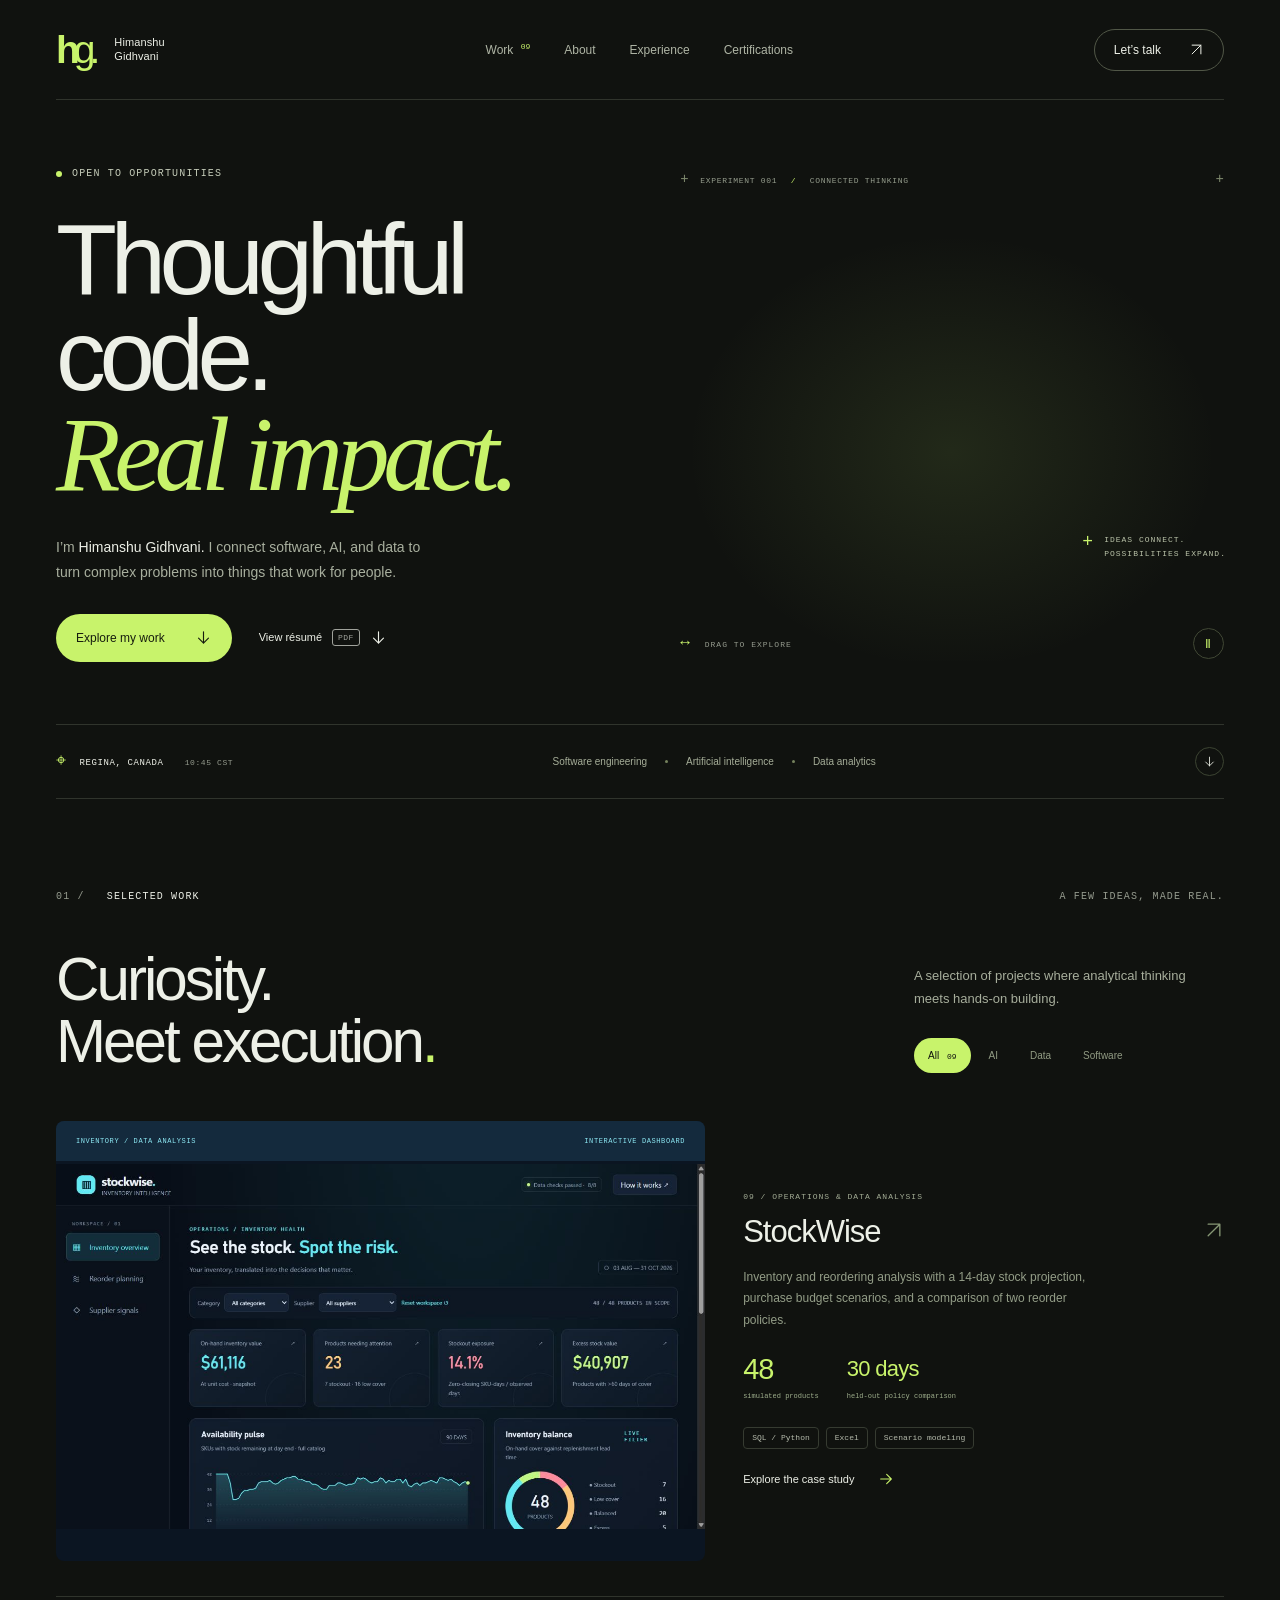
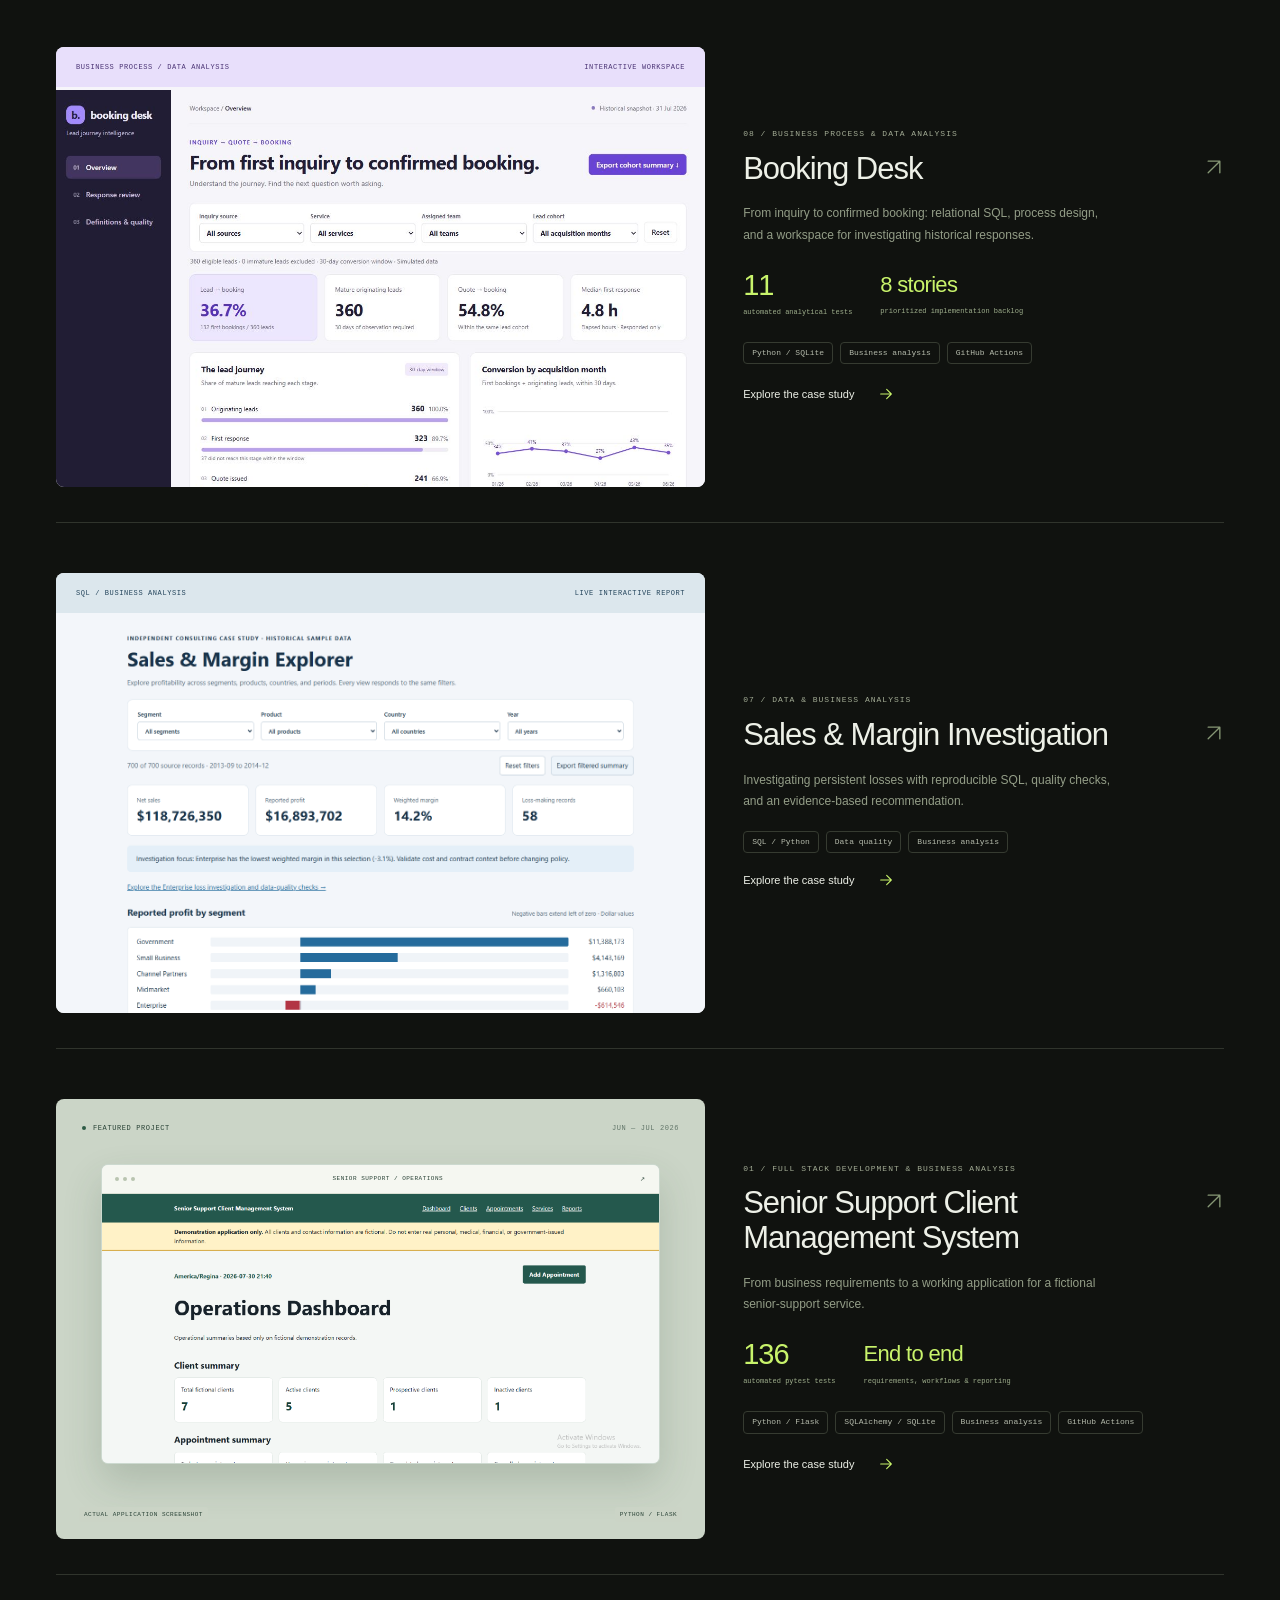
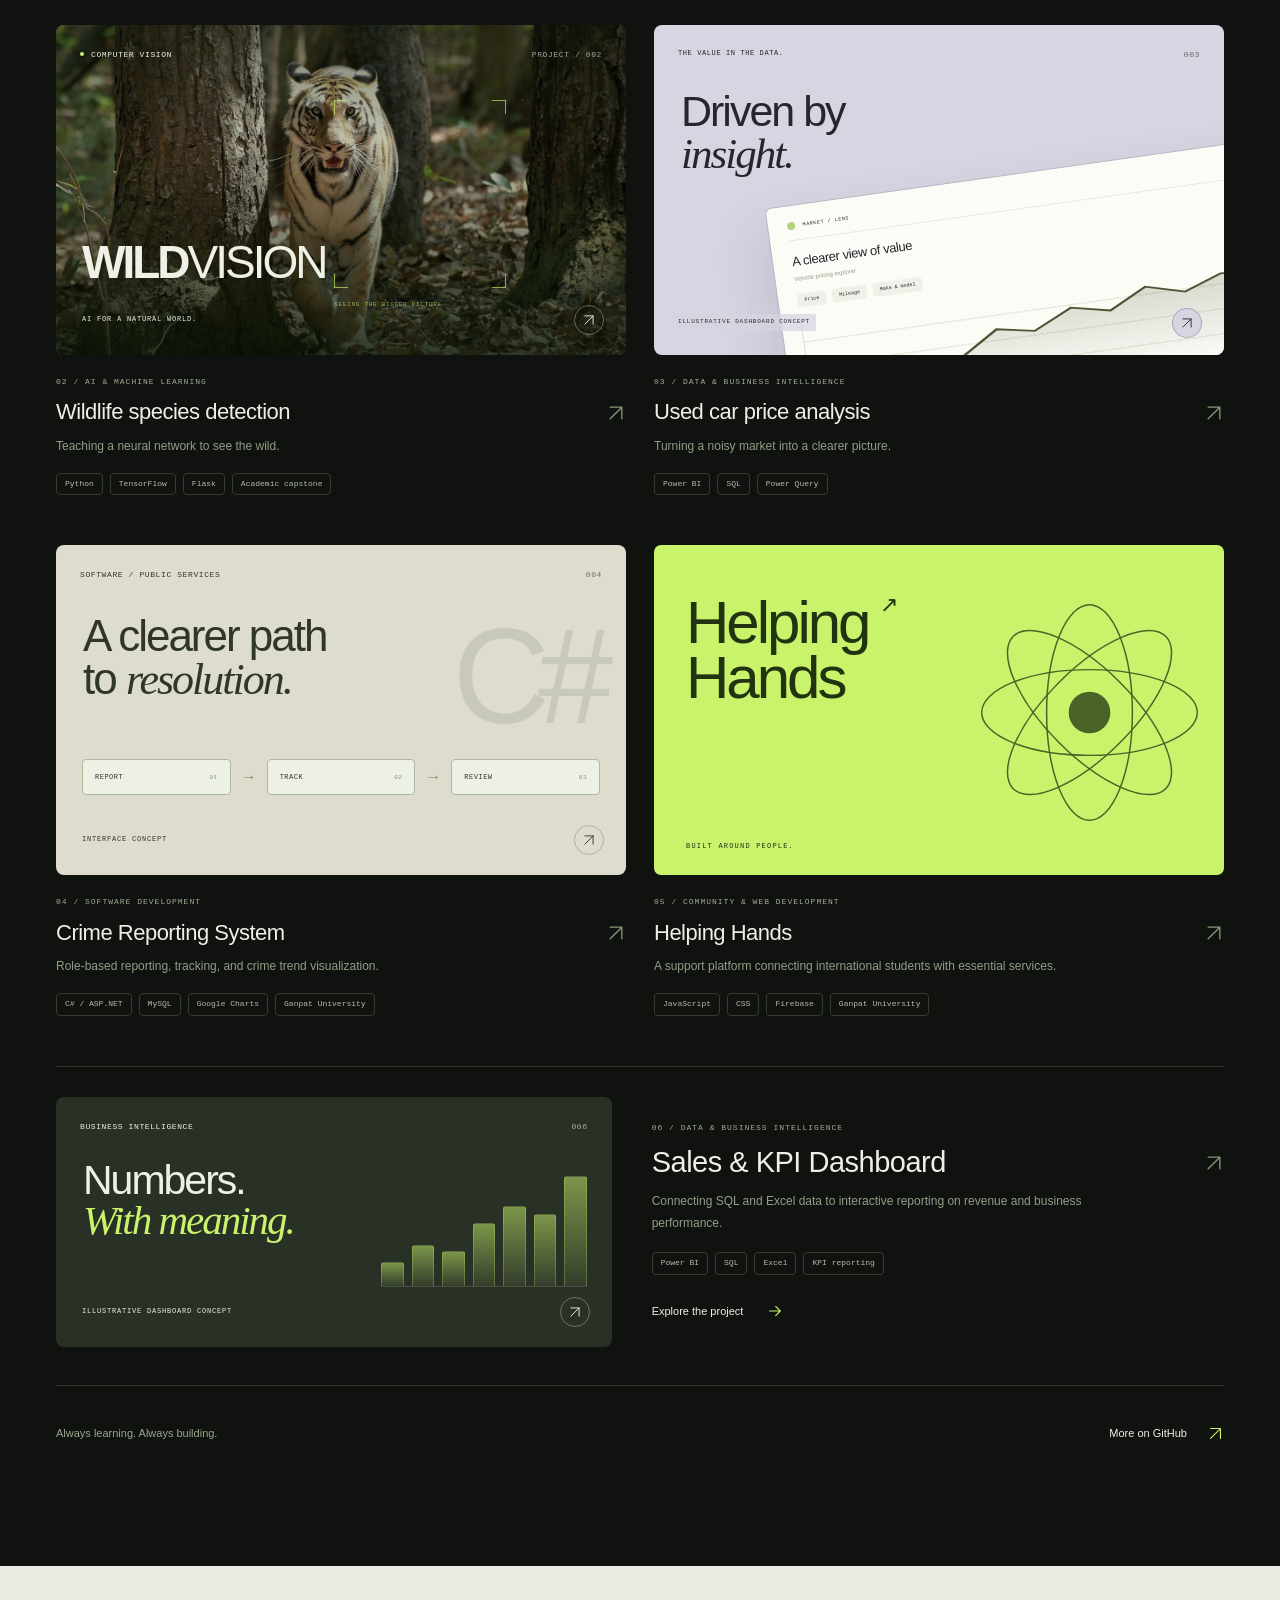
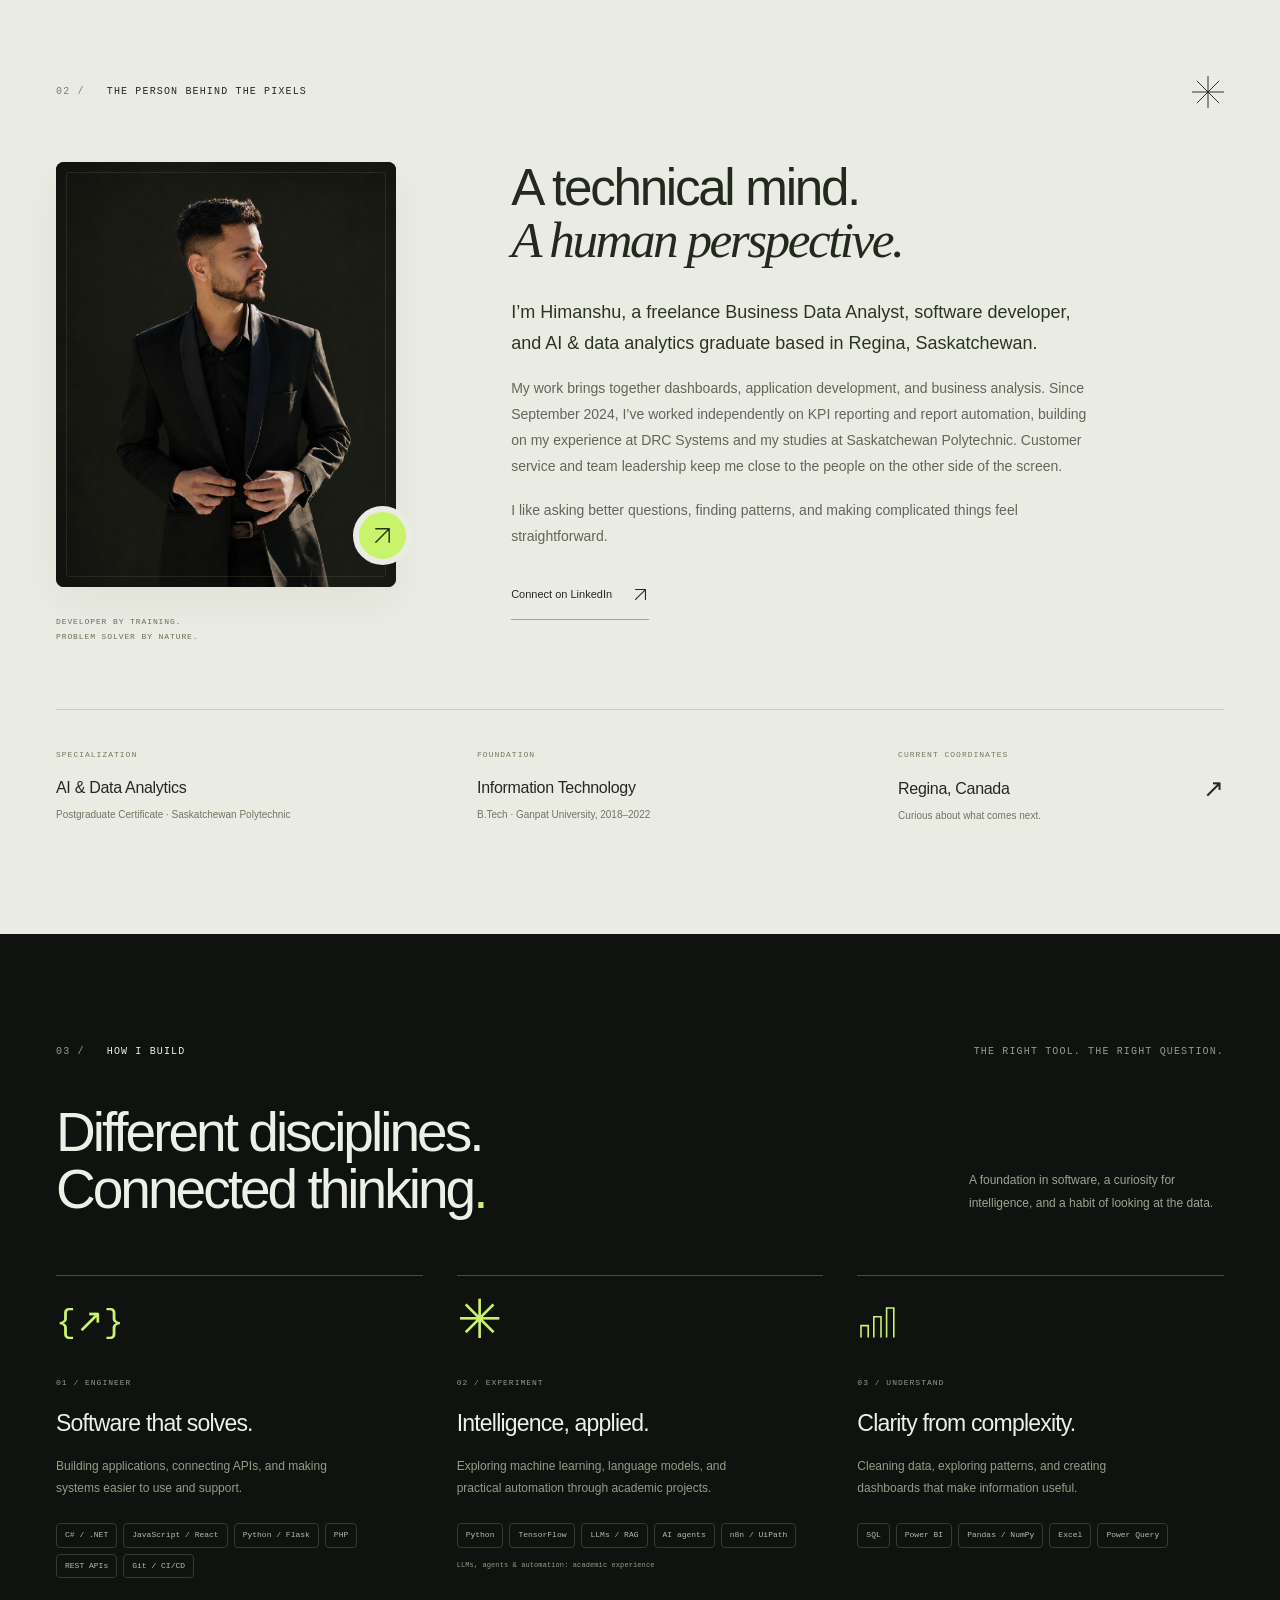
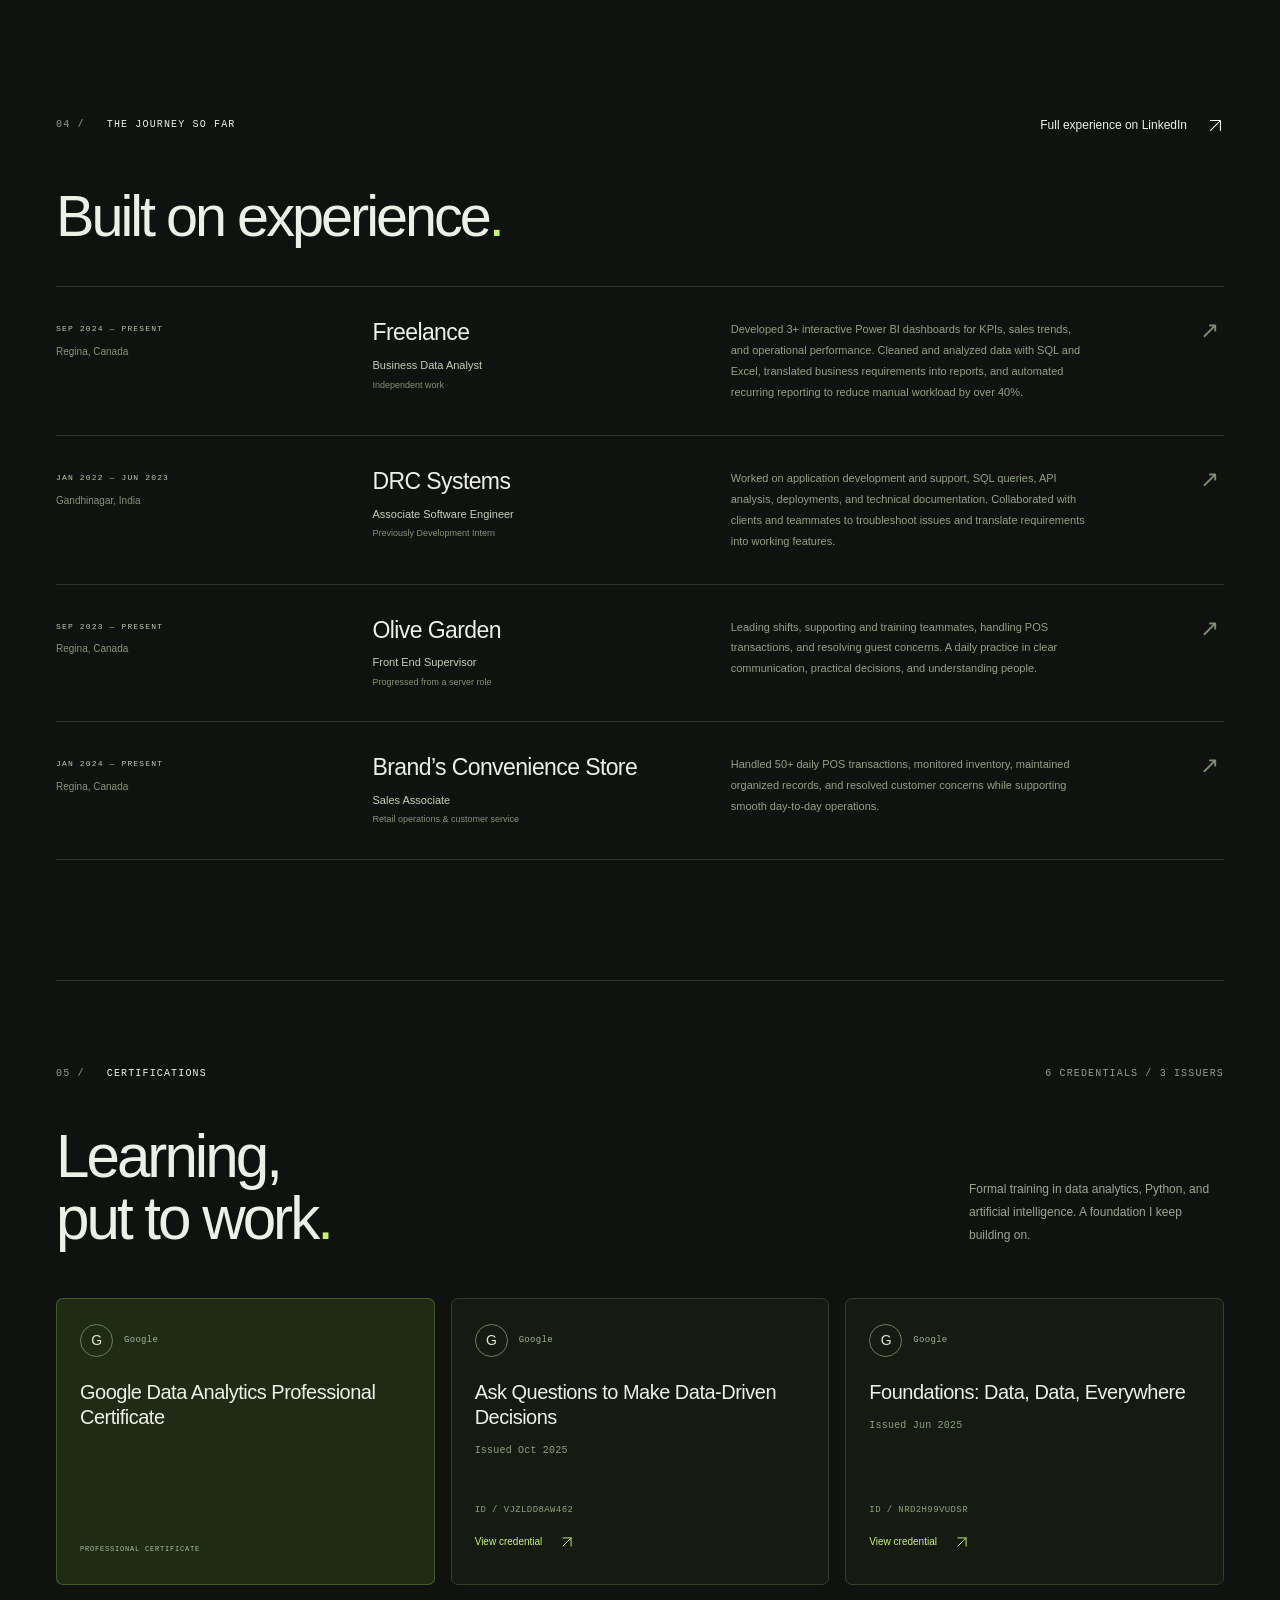
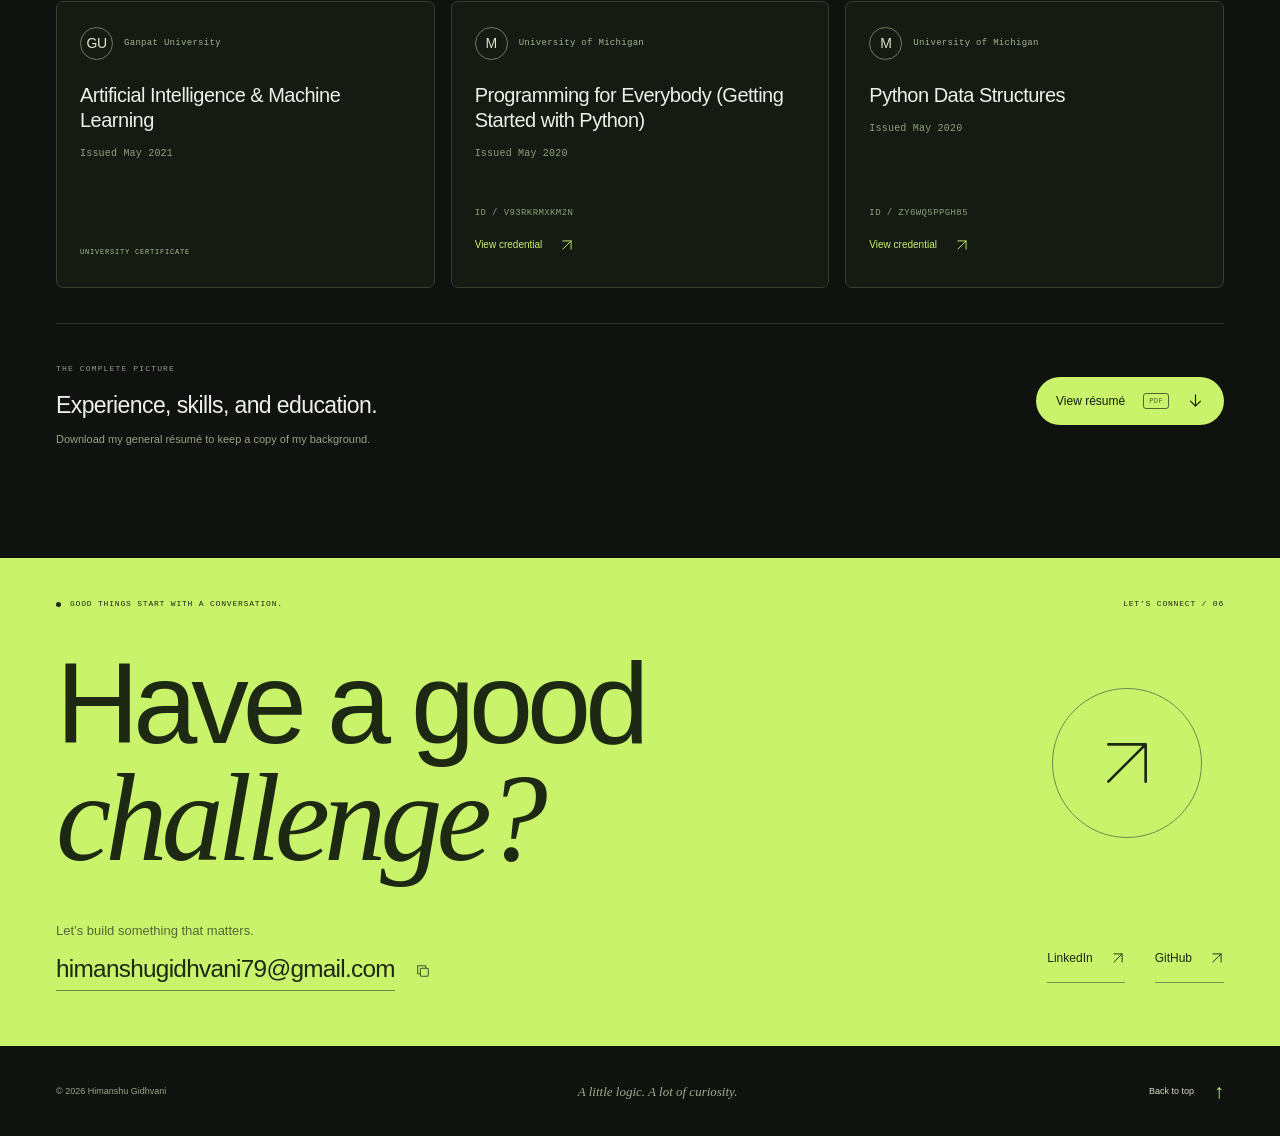
<file: index.html>
<!doctype html>
<html lang="en">
<head>
  <meta charset="UTF-8">
  <meta name="viewport" content="width=device-width, initial-scale=1">
  <meta name="theme-color" content="#10120f">
  <meta name="description" content="Himanshu Gidhvani — software engineering, artificial intelligence, and data analytics. Thoughtful code. Real impact. Based in Regina, Canada.">
  <meta property="og:title" content="Himanshu Gidhvani — Thoughtful code. Real impact.">
  <meta property="og:description" content="Explore selected work in software, artificial intelligence, and data analytics.">
  <meta property="og:type" content="website">
  <meta property="og:url" content="https://himu1221.github.io">
  <link rel="canonical" href="https://himu1221.github.io">
  <link rel="icon" type="image/svg+xml" href="/assets/favicon.svg">
  <link rel="stylesheet" href="/style.css">
  <title>Himanshu Gidhvani — Software, AI & Data</title>
  <script defer src="/app.js"></script>
</head>
<body>
  <a class="skip-link" href="#main">Skip to content</a>
  <svg class="icon-library" aria-hidden="true" xmlns="http://www.w3.org/2000/svg">
    <symbol id="arrow-up-right" viewBox="0 0 24 24"><path d="M5 19 19 5M5 5h14v14"/></symbol>
    <symbol id="arrow-down" viewBox="0 0 24 24"><path d="M12 4v16M5 13l7 7 7-7"/></symbol>
    <symbol id="arrow-right" viewBox="0 0 24 24"><path d="M4 12h16m-7-7 7 7-7 7"/></symbol>
    <symbol id="spark" viewBox="0 0 40 40"><path d="M20 0v40M0 20h40M6 6l28 28M6 34 34 6"/></symbol>
    <symbol id="copy" viewBox="0 0 24 24"><rect x="8" y="8" width="12" height="12" rx="2"/><path d="M16 8V4H4v12h4"/></symbol>
  </svg>

  <header class="header">
    <div class="shell header-inner">
      <a class="identity" href="#home" aria-label="Himanshu Gidhvani, home">
        <span class="monogram" aria-hidden="true">h<span>g.</span></span>
        <span class="identity-name">Himanshu<br>Gidhvani</span>
      </a>
      <nav class="desktop-nav" aria-label="Main navigation">
        <a href="#work">Work <span>09</span></a>
        <a href="#about">About</a>
        <a href="#experience">Experience</a>
        <a href="#certifications">Certifications</a>
      </nav>
      <a class="header-contact" href="#contact">Let’s talk <svg class="icon"><use href="#arrow-up-right"/></svg></a>
      <button class="menu-toggle" aria-label="Open navigation" aria-expanded="false" aria-controls="mobile-nav"><span></span><span></span></button>
    </div>
    <nav class="mobile-nav" id="mobile-nav" aria-label="Mobile navigation" hidden>
      <a href="#work">Selected work <span>01</span></a><a href="#about">About me <span>02</span></a><a href="#experience">Experience <span>04</span></a><a href="#certifications">Certifications <span>05</span></a><a href="/assets/Himanshu_Gidhvani_Resume.pdf" target="_self">View résumé <span>PDF ↓</span></a><a href="#contact">Let’s talk <svg class="icon"><use href="#arrow-up-right"/></svg></a>
    </nav>
  </header>

  <main id="main">
    <section class="hero shell" id="home" aria-labelledby="hero-title">
      <div class="hero-copy">
        <p class="eyebrow availability"><span class="status-dot"></span> OPEN TO OPPORTUNITIES</p>
        <h1 id="hero-title">Thoughtful<br>code.<br><em>Real impact.</em></h1>
        <p class="hero-description">I’m <strong>Himanshu Gidhvani.</strong> I connect software, AI, and data to turn complex problems into things that work for people.</p>
        <div class="hero-actions"><a class="button button-green" href="#work">Explore my work <svg class="icon"><use href="#arrow-down"/></svg></a><a class="text-link resume-link" href="/assets/Himanshu_Gidhvani_Resume.pdf" target="_self">View résumé <span class="format-label">PDF</span> <svg class="icon"><use href="#arrow-down"/></svg></a></div>
      </div>
      <div class="hero-art">
        <div class="art-coordinate top-left" aria-hidden="true">+</div><div class="art-coordinate top-right" aria-hidden="true">+</div>
        <p class="art-index eyebrow">EXPERIMENT 001 <span>/</span> CONNECTED THINKING</p>
        <canvas id="orbital" role="img" aria-label="An interactive woven orbital sculpture, connecting software, AI and data. Drag to rotate."></canvas>
        <div class="orbital-label" aria-hidden="true"><span class="tiny-cross">+</span><div>IDEAS CONNECT.<br>POSSIBILITIES EXPAND.</div></div>
        <div class="art-bottom"><span class="eyebrow drag-hint"><span aria-hidden="true">↔</span> DRAG TO EXPLORE</span><button id="motion-toggle" class="motion-toggle" aria-label="Pause sculpture animation" aria-pressed="false"><span class="pause-icon" aria-hidden="true">Ⅱ</span></button></div>
      </div>
      <div class="hero-bottom"><span class="eyebrow location"><span class="location-mark" aria-hidden="true">⌖</span> REGINA, CANADA <span class="clock" id="regina-clock"></span></span><div class="hero-disciplines"><span>Software engineering</span><i></i><span>Artificial intelligence</span><i></i><span>Data analytics</span></div><a href="#work" class="scroll-cue" aria-label="Scroll to selected work"><svg class="icon"><use href="#arrow-down"/></svg></a></div>
    </section>

    <section class="work-section shell section-space" id="work" aria-labelledby="work-title">
      <div class="section-top"><p class="eyebrow"><span class="section-number">01 /</span> SELECTED WORK</p><p class="eyebrow muted">A FEW IDEAS, MADE REAL.</p></div>
      <div class="section-heading-row"><h2 id="work-title">Curiosity.<br>Meet execution<span class="accent">.</span></h2><div class="work-intro"><p>A selection of projects where analytical thinking meets hands-on building.</p><div class="filter-group" aria-label="Filter projects"><button class="filter active" data-filter="all" aria-pressed="true">All <span>09</span></button><button class="filter" data-filter="ai" aria-pressed="false">AI</button><button class="filter" data-filter="data" aria-pressed="false">Data</button><button class="filter" data-filter="software" aria-pressed="false">Software</button></div></div></div>
      <p class="sr-only" id="filter-status" role="status" aria-live="polite"></p>
      <div class="project-grid">
<article class="project project-featured project-stockwise" id="stockwise" data-category="data">
  <button class="project-open" data-project="stockwise" aria-label="Read the StockWise Inventory and Reordering Analysis case study">
    <div class="project-cover margin-cover stockwise-cover">
      <div class="margin-caption"><span>INVENTORY / DATA ANALYSIS</span><span>INTERACTIVE DASHBOARD</span></div>
      <img src="/assets/stockwise/overview.png" alt="StockWise dashboard showing simulated inventory metrics and stock availability" loading="lazy">
    </div>
    <div class="project-info">
      <div class="project-category eyebrow">09 / OPERATIONS & DATA ANALYSIS</div>
      <h3>StockWise <svg class="icon"><use href="#arrow-up-right"/></svg></h3>
      <p>Inventory and reordering analysis with a 14-day stock projection, purchase budget scenarios, and a comparison of two reorder policies.</p>
      <div class="featured-proof"><div><strong>48</strong><span>simulated products</span></div><div><strong>30 days</strong><span>held-out policy comparison</span></div></div>
      <div class="tags"><span>SQL / Python</span><span>Excel</span><span>Scenario modeling</span></div>
      <span class="case-study-link">Explore the case study <svg class="icon"><use href="#arrow-right"/></svg></span>
    </div>
  </button>
</article>

<article class="project project-featured project-booking" data-category="data">
  <button class="project-open" data-project="booking" aria-label="Read the Booking Desk Lead-to-Booking Improvement case study">
    <div class="project-cover margin-cover booking-cover"><div class="margin-caption"><span>BUSINESS PROCESS / DATA ANALYSIS</span><span>INTERACTIVE WORKSPACE</span></div><img src="/assets/booking-desk/overview.png" alt="Actual Booking Desk workspace showing simulated cohort conversion, lead journey stages, and monthly conversion trends" loading="lazy"></div>
    <div class="project-info"><div class="project-category eyebrow">08 / BUSINESS PROCESS & DATA ANALYSIS</div><h3>Booking Desk <svg class="icon"><use href="#arrow-up-right"/></svg></h3><p>From inquiry to confirmed booking: relational SQL, process design, and a workspace for investigating historical responses.</p><div class="featured-proof"><div><strong>11</strong><span>automated analytical tests</span></div><div><strong>8 stories</strong><span>prioritized implementation backlog</span></div></div><div class="tags"><span>Python / SQLite</span><span>Business analysis</span><span>GitHub Actions</span></div><span class="case-study-link">Explore the case study <svg class="icon"><use href="#arrow-right"/></svg></span></div>
  </button>
</article>

<article class="project project-featured project-margin" data-category="data">
  <button class="project-open" data-project="margin" aria-label="Read the Sales and Margin Investigation case study">
    <div class="project-cover margin-cover"><div class="margin-caption"><span>SQL / BUSINESS ANALYSIS</span><span>LIVE INTERACTIVE REPORT</span></div><img src="/assets/sales-margin/dashboard.png" alt="Actual Sales and Margin Explorer showing filters, financial measures, segment profit and analysis tables" width="1440" height="2518" loading="lazy"></div>
    <div class="project-info"><div class="project-category eyebrow">07 / DATA & BUSINESS ANALYSIS</div><h3>Sales & Margin Investigation <svg class="icon"><use href="#arrow-up-right"/></svg></h3><p>Investigating persistent losses with reproducible SQL, quality checks, and an evidence-based recommendation.</p><div class="tags"><span>SQL / Python</span><span>Data quality</span><span>Business analysis</span></div><span class="case-study-link">Explore the case study <svg class="icon"><use href="#arrow-right"/></svg></span></div>
  </button>
</article>

<article class="project project-featured" data-category="software">
  <button class="project-open" data-project="senior" aria-label="Read the Senior Support Client Management System case study">
    <div class="senior-cover">
      <div class="senior-cover-top"><span class="cover-label"><span class="status-dot"></span> FEATURED PROJECT</span><span class="cover-serial">JUN — JUL 2026</span></div>
      <div class="app-window"><div class="app-window-bar"><span class="window-dots"><i></i><i></i><i></i></span><span>SENIOR SUPPORT / OPERATIONS</span><span>↗</span></div><img src="/assets/senior-support/dashboard.png" alt="Actual Operations Dashboard screenshot from the Senior Support Client Management System, showing fictional demonstration data" width="1895" height="917" loading="lazy"></div>
      <div class="senior-cover-bottom"><span>ACTUAL APPLICATION SCREENSHOT</span><span>PYTHON / FLASK</span></div>
    </div>
    <div class="project-info"><div class="project-category eyebrow">01 / FULL STACK DEVELOPMENT & BUSINESS ANALYSIS</div><h3>Senior Support Client <br>Management System <svg class="icon"><use href="#arrow-up-right"/></svg></h3><p>From business requirements to a working application for a fictional senior-support service.</p><div class="featured-proof"><div><strong>136</strong><span>automated pytest tests</span></div><div><strong>End to end</strong><span>requirements, workflows & reporting</span></div></div><div class="tags"><span>Python / Flask</span><span>SQLAlchemy / SQLite</span><span>Business analysis</span><span>GitHub Actions</span></div><span class="case-study-link">Explore the case study <svg class="icon"><use href="#arrow-right"/></svg></span></div>
  </button>
</article>
<article class="project project-ai" data-category="ai">
          <button class="project-open" data-project="wildlife" aria-label="Read the Wildlife Species Detection System case study">
            <div class="project-cover wildlife-cover">
              <img src="/assets/tiger.jpg" alt="A Bengal tiger walking through a forest" width="1300" height="867" loading="lazy">
              <div class="wildlife-shade"></div>
              <div class="cover-top"><span class="cover-label"><span class="status-dot"></span> COMPUTER VISION</span><span class="cover-serial">PROJECT / 002</span></div>
              <div class="scan-focus" aria-hidden="true"><i></i><i></i><i></i><i></i><span>SEEING THE BIGGER PICTURE</span></div>
              <div class="wildlife-wordmark">WILD<span>VISION</span></div>
              <div class="cover-bottom"><span>AI FOR A NATURAL WORLD.</span><span class="circle-arrow"><svg class="icon"><use href="#arrow-up-right"/></svg></span></div>
            </div>
            <div class="project-info"><div class="project-category eyebrow">02 / AI & MACHINE LEARNING</div><h3>Wildlife species detection <svg class="icon"><use href="#arrow-up-right"/></svg></h3><p>Teaching a neural network to see the wild.</p><div class="tags"><span>Python</span><span>TensorFlow</span><span>Flask</span><span>Academic capstone</span></div></div>
          </button>
        </article>
<article class="project project-data" data-category="data">
          <button class="project-open" data-project="cars" aria-label="Read the Used Car Price Analysis case study">
            <div class="project-cover data-cover">
              <div class="cover-top"><span class="cover-label">THE VALUE IN THE DATA.</span><span class="cover-serial">003</span></div>
              <div class="data-wordmark">Driven by<br><em>insight.</em></div>
              <div class="mini-dashboard" aria-hidden="true">
                <div class="mini-dash-header"><span><i></i> MARKET / LENS</span><span>OVERVIEW ↗</span></div>
                <div class="mini-dash-title">A clearer view of value<span>Vehicle pricing explorer</span></div>
                <div class="mini-dash-pills"><span>Price</span><span>Mileage</span><span>Make & model</span></div>
                <div class="mini-chart"><div class="chart-grid"></div><svg viewBox="0 0 360 140" preserveAspectRatio="none"><defs><linearGradient id="chartFill" x1="0" y1="0" x2="0" y2="1"><stop stop-color="#4b5734" stop-opacity=".23"/><stop offset="1" stop-color="#4b5734" stop-opacity="0"/></linearGradient></defs><path d="M0 116 29 101 57 108 86 79 114 87 143 53 171 63 200 37 229 49 257 22 286 37 314 18 343 23 360 8V140H0Z" fill="url(#chartFill)"/><path d="M0 116 29 101 57 108 86 79 114 87 143 53 171 63 200 37 229 49 257 22 286 37 314 18 343 23 360 8" fill="none" stroke="#4b5734" stroke-width="2.5"/></svg></div>
                <div class="mini-chart-legend"><span><i></i> Underpriced</span><span><i></i> Fair value</span><span><i></i> Overpriced</span></div>
              </div>
              <div class="cover-bottom"><span>ILLUSTRATIVE DASHBOARD CONCEPT</span><span class="circle-arrow"><svg class="icon"><use href="#arrow-up-right"/></svg></span></div>
            </div>
            <div class="project-info"><div class="project-category eyebrow">03 / DATA & BUSINESS INTELLIGENCE</div><h3>Used car price analysis <svg class="icon"><use href="#arrow-up-right"/></svg></h3><p>Turning a noisy market into a clearer picture.</p><div class="tags"><span>Power BI</span><span>SQL</span><span>Power Query</span></div></div>
          </button>
        </article>
<article class="project project-crime" data-category="software"><button class="project-open" data-project="crime" aria-label="Read the Crime Reporting System case study"><div class="project-cover crime-cover"><div class="cover-top"><span class="cover-label">SOFTWARE / PUBLIC SERVICES</span><span class="cover-serial">004</span></div><div class="crime-wordmark">A clearer path<br>to <em>resolution.</em></div><div class="crime-diagram" aria-hidden="true"><div class="crime-node">REPORT<span>01</span></div><i>→</i><div class="crime-node">TRACK<span>02</span></div><i>→</i><div class="crime-node">REVIEW<span>03</span></div></div><span class="crime-language" aria-hidden="true">C#</span><div class="cover-bottom"><span>INTERFACE CONCEPT</span><span class="circle-arrow"><svg class="icon"><use href="#arrow-up-right"/></svg></span></div></div><div class="project-info"><div class="project-category eyebrow">04 / SOFTWARE DEVELOPMENT</div><h3>Crime Reporting System <svg class="icon"><use href="#arrow-up-right"/></svg></h3><p>Role-based reporting, tracking, and crime trend visualization.</p><div class="tags"><span>C# / ASP.NET</span><span>MySQL</span><span>Google Charts</span><span>Ganpat University</span></div></div></button></article>
<article class="project project-helping" data-category="software"><button class="project-open" data-project="helping" aria-label="Read the Helping Hands project case study"><div class="helping-cover" aria-hidden="true"><div class="helping-title">Helping<br>Hands<span>↗</span></div><svg class="helping-flower" viewBox="0 0 200 200"><g fill="none" stroke="currentColor" stroke-width="1.2"><ellipse cx="100" cy="100" rx="35" ry="88"/><ellipse cx="100" cy="100" rx="35" ry="88" transform="rotate(45 100 100)"/><ellipse cx="100" cy="100" rx="35" ry="88" transform="rotate(90 100 100)"/><ellipse cx="100" cy="100" rx="35" ry="88" transform="rotate(135 100 100)"/></g><circle cx="100" cy="100" r="17" fill="currentColor"/></svg><span class="helping-caption">BUILT AROUND PEOPLE.</span></div><div class="project-info"><div class="project-category eyebrow">05 / COMMUNITY & WEB DEVELOPMENT</div><h3>Helping Hands <svg class="icon"><use href="#arrow-up-right"/></svg></h3><p>A support platform connecting international students with essential services.</p><div class="tags"><span>JavaScript</span><span>CSS</span><span>Firebase</span><span>Ganpat University</span></div></div></button></article>
<article class="project project-kpi" data-category="data"><button class="project-open" data-project="sales" aria-label="Read the Sales and KPI Dashboard case study"><div class="kpi-cover"><div class="cover-top"><span class="cover-label">BUSINESS INTELLIGENCE</span><span class="cover-serial">006</span></div><div class="kpi-wordmark">Numbers.<br><em>With meaning.</em></div><div class="kpi-bars" aria-hidden="true"><i></i><i></i><i></i><i></i><i></i><i></i><i></i></div><div class="cover-bottom"><span>ILLUSTRATIVE DASHBOARD CONCEPT</span><span class="circle-arrow"><svg class="icon"><use href="#arrow-up-right"/></svg></span></div></div><div class="project-info"><div class="project-category eyebrow">06 / DATA & BUSINESS INTELLIGENCE</div><h3>Sales & KPI Dashboard <svg class="icon"><use href="#arrow-up-right"/></svg></h3><p>Connecting SQL and Excel data to interactive reporting on revenue and business performance.</p><div class="tags"><span>Power BI</span><span>SQL</span><span>Excel</span><span>KPI reporting</span></div><span class="case-study-link">Explore the project <svg class="icon"><use href="#arrow-right"/></svg></span></div></button></article>
</div>
      <div class="work-footer"><p>Always learning. Always building.</p><a class="text-link" href="https://github.com/Himu1221" target="_self" rel="noopener noreferrer">More on GitHub <svg class="icon"><use href="#arrow-up-right"/></svg></a></div>
    </section>

    <section class="about-section" id="about" aria-labelledby="about-title"><div class="shell section-space">
      <div class="section-top"><p class="eyebrow"><span class="section-number">02 /</span> THE PERSON BEHIND THE PIXELS</p><svg class="spark-icon"><use href="#spark"/></svg></div>
      <div class="about-grid"><div class="about-left has-portrait"><figure class="portrait-frame"><img src="/assets/himanshu-portrait-v2.png" alt="Portrait of Himanshu Gidhvani in a black suit" width="1122" height="1402" loading="lazy" decoding="async"><span class="portrait-mark" aria-hidden="true"><svg class="icon"><use href="#arrow-up-right"/></svg></span></figure><p class="eyebrow">DEVELOPER BY TRAINING.<br>PROBLEM SOLVER BY NATURE.</p></div><div class="about-copy"><h2 id="about-title">A technical mind.<br><em>A human perspective.</em></h2><p>I’m Himanshu, a freelance Business Data Analyst, software developer, and AI & data analytics graduate based in Regina, Saskatchewan.</p><p>My work brings together dashboards, application development, and business analysis. Since September 2024, I’ve worked independently on KPI reporting and report automation, building on my experience at DRC Systems and my studies at Saskatchewan Polytechnic. Customer service and team leadership keep me close to the people on the other side of the screen.</p><p>I like asking better questions, finding patterns, and making complicated things feel straightforward.</p><a class="text-link" href="https://www.linkedin.com/in/himanshugidhvani" target="_self" rel="noopener noreferrer">Connect on LinkedIn <svg class="icon"><use href="#arrow-up-right"/></svg></a></div></div>
      <div class="education-row"><div><span class="eyebrow">SPECIALIZATION</span><h3>AI & Data Analytics</h3><p>Postgraduate Certificate · Saskatchewan Polytechnic</p></div><div><span class="eyebrow">FOUNDATION</span><h3>Information Technology</h3><p>B.Tech · Ganpat University, 2018–2022</p></div><div class="about-location"><span class="eyebrow">CURRENT COORDINATES</span><h3>Regina, Canada <span>↗</span></h3><p>Curious about what comes next.</p></div></div>
    </div></section>

    <section class="toolkit-section shell section-space" aria-labelledby="toolkit-title">
      <div class="section-top"><p class="eyebrow"><span class="section-number">03 /</span> HOW I BUILD</p><p class="eyebrow muted">THE RIGHT TOOL. THE RIGHT QUESTION.</p></div>
      <div class="section-heading-row"><h2 id="toolkit-title">Different disciplines.<br>Connected thinking<span class="accent">.</span></h2><p class="section-side-copy">A foundation in software, a curiosity for intelligence, and a habit of looking at the data.</p></div>
      <div class="toolkit-grid">
        <div class="toolkit-item"><span class="toolkit-symbol" aria-hidden="true">{↗}</span><span class="eyebrow muted">01 / ENGINEER</span><h3>Software that solves.</h3><p>Building applications, connecting APIs, and making systems easier to use and support.</p><div class="tags"><span>C# / .NET</span><span>JavaScript / React</span><span>Python / Flask</span><span>PHP</span><span>REST APIs</span><span>Git / CI/CD</span></div></div>
        <div class="toolkit-item"><span class="toolkit-symbol ai-symbol" aria-hidden="true">✳</span><span class="eyebrow muted">02 / EXPERIMENT</span><h3>Intelligence, applied.</h3><p>Exploring machine learning, language models, and practical automation through academic projects.</p><div class="tags"><span>Python</span><span>TensorFlow</span><span>LLMs / RAG</span><span>AI agents</span><span>n8n / UiPath</span></div><span class="skill-note">LLMs, agents & automation: academic experience</span></div>
        <div class="toolkit-item"><span class="toolkit-symbol" aria-hidden="true"><svg viewBox="0 0 50 50"><path d="M5 42V27h9v15M21 42V16h9v26M37 42V5h9v37" fill="none" stroke="currentColor" stroke-width="2"/></svg></span><span class="eyebrow muted">03 / UNDERSTAND</span><h3>Clarity from complexity.</h3><p>Cleaning data, exploring patterns, and creating dashboards that make information useful.</p><div class="tags"><span>SQL</span><span>Power BI</span><span>Pandas / NumPy</span><span>Excel</span><span>Power Query</span></div></div>
      </div>
    </section>

    <section class="experience-section shell section-space" id="experience" aria-labelledby="experience-title">
      <div class="section-top"><p class="eyebrow"><span class="section-number">04 /</span> THE JOURNEY SO FAR</p><a class="text-link small" href="https://www.linkedin.com/in/himanshugidhvani" target="_self" rel="noopener noreferrer">Full experience on LinkedIn <svg class="icon"><use href="#arrow-up-right"/></svg></a></div>
      <h2 id="experience-title">Built on experience<span class="accent">.</span></h2>
      <div class="experience-list"><article class="experience-row"><div class="experience-date eyebrow">SEP 2024 — PRESENT<span>Regina, Canada</span></div><div class="experience-company"><h3>Freelance</h3><p>Business Data Analyst</p><span>Independent work</span></div><p class="experience-description">Developed 3+ interactive Power BI dashboards for KPIs, sales trends, and operational performance. Cleaned and analyzed data with SQL and Excel, translated business requirements into reports, and automated recurring reporting to reduce manual workload by over 40%.</p><span class="experience-icon" aria-hidden="true">↗</span></article><article class="experience-row"><div class="experience-date eyebrow">JAN 2022 — JUN 2023<span>Gandhinagar, India</span></div><div class="experience-company"><h3>DRC Systems</h3><p>Associate Software Engineer</p><span>Previously Development Intern</span></div><p class="experience-description">Worked on application development and support, SQL queries, API analysis, deployments, and technical documentation. Collaborated with clients and teammates to troubleshoot issues and translate requirements into working features.</p><span class="experience-icon" aria-hidden="true">↗</span></article><article class="experience-row"><div class="experience-date eyebrow">SEP 2023 — PRESENT<span>Regina, Canada</span></div><div class="experience-company"><h3>Olive Garden</h3><p>Front End Supervisor</p><span>Progressed from a server role</span></div><p class="experience-description">Leading shifts, supporting and training teammates, handling POS transactions, and resolving guest concerns. A daily practice in clear communication, practical decisions, and understanding people.</p><span class="experience-icon" aria-hidden="true">↗</span></article><article class="experience-row"><div class="experience-date eyebrow">JAN 2024 — PRESENT<span>Regina, Canada</span></div><div class="experience-company"><h3>Brand’s Convenience Store</h3><p>Sales Associate</p><span>Retail operations & customer service</span></div><p class="experience-description">Handled 50+ daily POS transactions, monitored inventory, maintained organized records, and resolved customer concerns while supporting smooth day-to-day operations.</p><span class="experience-icon" aria-hidden="true">↗</span></article></div>
    </section>

<section class="certifications-section shell section-space" id="certifications" aria-labelledby="certifications-title"><div class="section-top"><p class="eyebrow"><span class="section-number">05 /</span> CERTIFICATIONS</p><p class="eyebrow muted">6 CREDENTIALS / 3 ISSUERS</p></div><div class="section-heading-row"><h2 id="certifications-title">Learning,<br>put to work<span class="accent">.</span></h2><p class="section-side-copy">Formal training in data analytics, Python, and artificial intelligence. A foundation I keep building on.</p></div><div class="cert-grid"><article class="cert-card cert-card-featured"><div class="cert-issuer"><span class="issuer-mark" aria-hidden="true">G</span><span>Google</span></div><h3>Google Data Analytics Professional Certificate</h3><div class="cert-footer"><span class="cert-type">PROFESSIONAL CERTIFICATE</span></div></article><article class="cert-card"><div class="cert-issuer"><span class="issuer-mark" aria-hidden="true">G</span><span>Google</span></div><h3>Ask Questions to Make Data-Driven Decisions</h3><p class="cert-date">Issued Oct 2025</p><div class="cert-footer"><div class="credential-id">ID / VJZLDD8AW462</div><a class="cert-verify" href="https://www.coursera.org/account/accomplishments/verify/VJZLDD8AW462" target="_self" rel="noopener noreferrer" aria-label="View credential for Ask Questions to Make Data-Driven Decisions">View credential <svg class="icon"><use href="#arrow-up-right"/></svg></a></div></article><article class="cert-card"><div class="cert-issuer"><span class="issuer-mark" aria-hidden="true">G</span><span>Google</span></div><h3>Foundations: Data, Data, Everywhere</h3><p class="cert-date">Issued Jun 2025</p><div class="cert-footer"><div class="credential-id">ID / NRD2H99VUDSR</div><a class="cert-verify" href="https://www.coursera.org/account/accomplishments/records/NRD2H99VUDSR" target="_self" rel="noopener noreferrer" aria-label="View credential for Foundations: Data, Data, Everywhere">View credential <svg class="icon"><use href="#arrow-up-right"/></svg></a></div></article><article class="cert-card"><div class="cert-issuer"><span class="issuer-mark" aria-hidden="true">GU</span><span>Ganpat University</span></div><h3>Artificial Intelligence & Machine Learning</h3><p class="cert-date">Issued May 2021</p><div class="cert-footer"><span class="cert-type">UNIVERSITY CERTIFICATE</span></div></article><article class="cert-card"><div class="cert-issuer"><span class="issuer-mark" aria-hidden="true">M</span><span>University of Michigan</span></div><h3>Programming for Everybody (Getting Started with Python)</h3><p class="cert-date">Issued May 2020</p><div class="cert-footer"><div class="credential-id">ID / V93RKRMXKM2N</div><a class="cert-verify" href="https://www.coursera.org/account/accomplishments/verify/V93RKRMXKM2N" target="_self" rel="noopener noreferrer" aria-label="View credential for Programming for Everybody (Getting Started with Python)">View credential <svg class="icon"><use href="#arrow-up-right"/></svg></a></div></article><article class="cert-card"><div class="cert-issuer"><span class="issuer-mark" aria-hidden="true">M</span><span>University of Michigan</span></div><h3>Python Data Structures</h3><p class="cert-date">Issued May 2020</p><div class="cert-footer"><div class="credential-id">ID / ZY6WQ5PPGH85</div><a class="cert-verify" href="https://www.coursera.org/account/accomplishments/verify/ZY6WQ5PPGH85" target="_self" rel="noopener noreferrer" aria-label="View credential for Python Data Structures">View credential <svg class="icon"><use href="#arrow-up-right"/></svg></a></div></article></div><div class="resume-banner"><div><span class="eyebrow muted">THE COMPLETE PICTURE</span><h3>Experience, skills, and education.</h3><p>Download my general résumé to keep a copy of my background.</p></div><a class="button button-green" href="/assets/Himanshu_Gidhvani_Resume.pdf" target="_self">View résumé <span class="format-label">PDF</span> <svg class="icon"><use href="#arrow-down"/></svg></a></div></section>

    <section class="contact-section" id="contact" aria-labelledby="contact-title"><div class="shell">
      <div class="contact-top"><p class="eyebrow"><span class="status-dot"></span> GOOD THINGS START WITH A CONVERSATION.</p><span class="eyebrow">LET’S CONNECT / 06</span></div>
      <div class="contact-heading"><h2 id="contact-title">Have a good<br><em>challenge?</em></h2><a class="contact-arrow" href="mailto:himanshugidhvani79@gmail.com?subject=Let%E2%80%99s%20connect%20%E2%80%94%20Portfolio" aria-label="Email Himanshu about an opportunity"><svg class="icon"><use href="#arrow-up-right"/></svg></a></div>
      <div class="contact-bottom"><div><p>Let’s build something that matters.</p><div class="email-row"><a href="mailto:himanshugidhvani79@gmail.com">himanshugidhvani79@gmail.com</a><button id="copy-email" aria-label="Copy email address"><svg class="icon"><use href="#copy"/></svg></button></div></div><div class="social-links"><a href="https://www.linkedin.com/in/himanshugidhvani" target="_self" rel="noopener noreferrer">LinkedIn <svg class="icon"><use href="#arrow-up-right"/></svg></a><a href="https://github.com/Himu1221" target="_self" rel="noopener noreferrer">GitHub <svg class="icon"><use href="#arrow-up-right"/></svg></a></div></div>
    </div></section>
  </main>
  <footer class="footer shell"><span>© <span id="year">2026</span> Himanshu Gidhvani</span><span class="footer-note">A little logic. A lot of curiosity.</span><a href="#home">Back to top <span>↑</span></a></footer>
  <div class="toast" id="toast" role="status" aria-live="polite"></div>
  <dialog id="project-dialog" aria-labelledby="dialog-title"><div class="dialog-inner"><div class="dialog-toolbar"><button class="dialog-close" aria-label="Close case study">×</button></div><div id="dialog-content"></div></div></dialog>
</body>
</html>
</file>
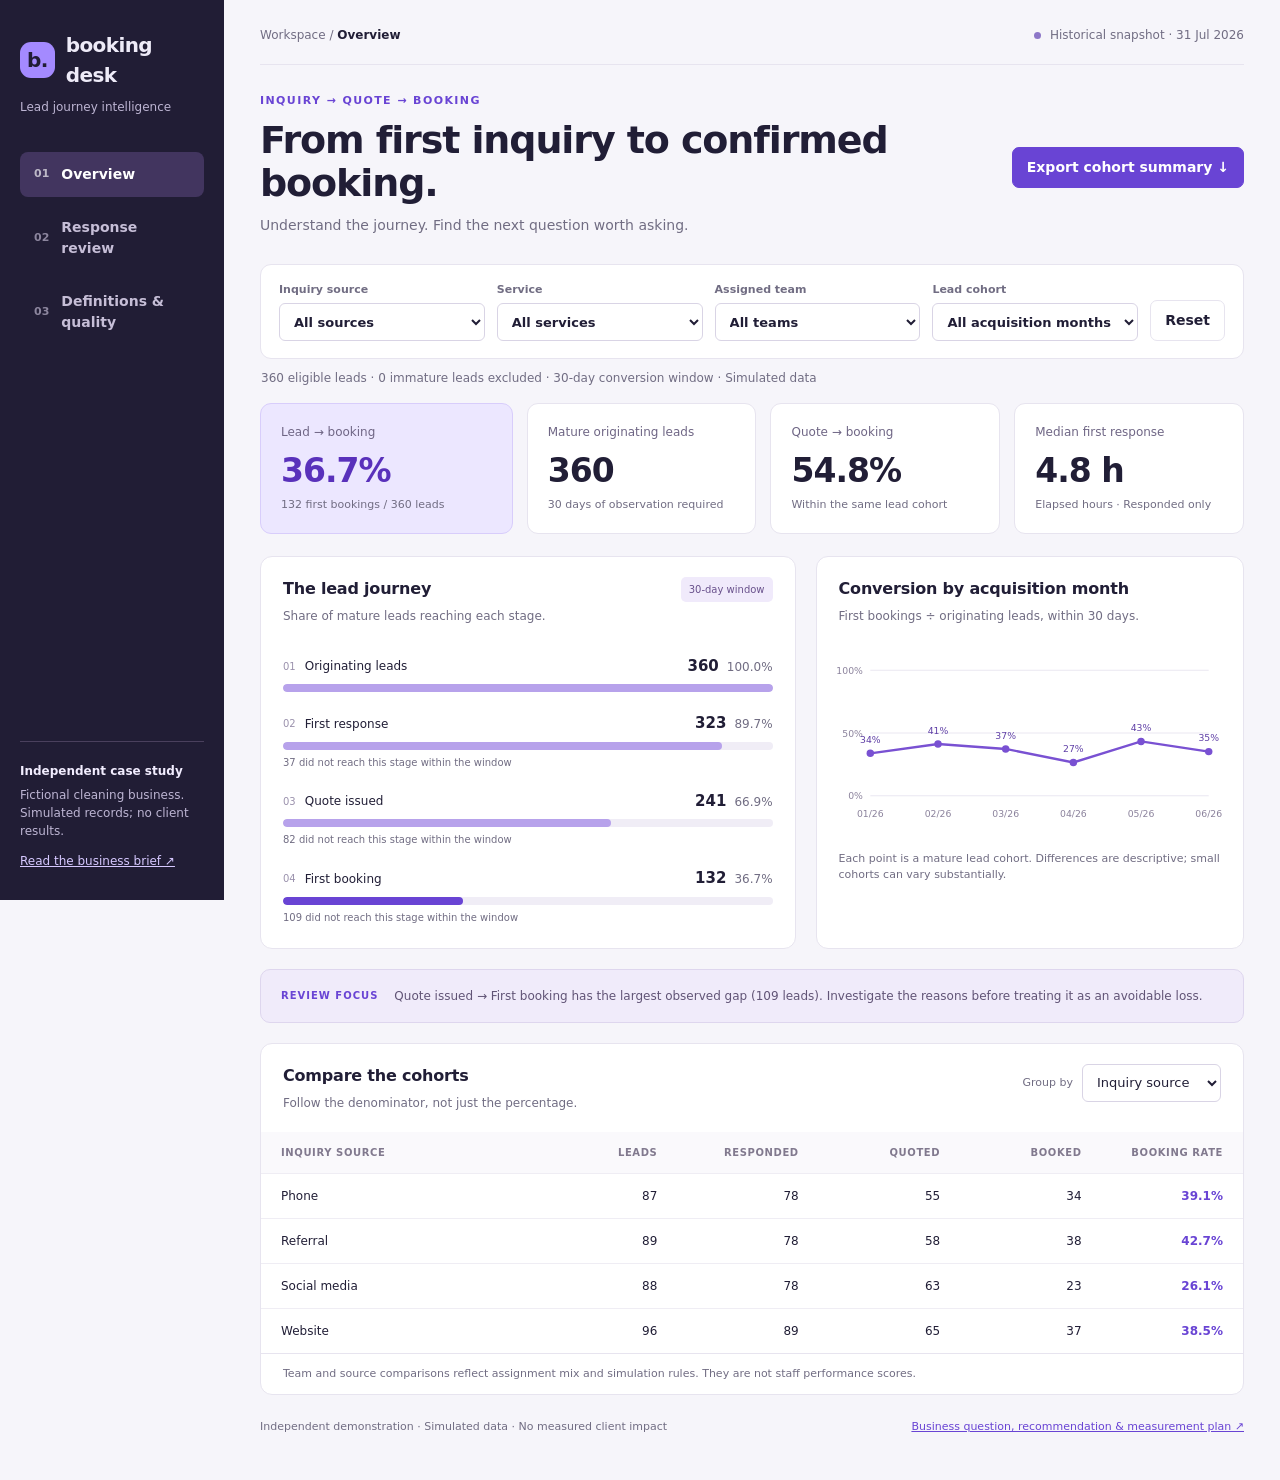
<file: projects/booking-desk/dashboard.html>
<!doctype html><html lang="en"><head><meta charset="utf-8"><meta name="viewport" content="width=device-width,initial-scale=1"><title>Booking Desk — Lead Journey Analysis</title><style>
:root{--ink:#211e36;--muted:#716d83;--purple:#6944d4;--line:#e7e4ef;--nav:#211d35;--paper:#f6f5fa;--orange:#b36620;--green:#237b63}*{box-sizing:border-box}[hidden]{display:none!important}body{margin:0;color:var(--ink);background:var(--paper);font:14px/1.5 system-ui,sans-serif}button,input,select{font:inherit}button,a,input,select{touch-action:manipulation}button{cursor:pointer}button:disabled{cursor:default;opacity:.4}button:focus-visible,a:focus-visible,input:focus-visible,select:focus-visible,summary:focus-visible{outline:3px solid #a287ed;outline-offset:3px}.sidebar{position:fixed;inset:0 auto 0 0;width:224px;background:var(--nav);color:#eeebf8;padding:30px 20px;display:flex;flex-direction:column;z-index:5}.brand{display:flex;gap:11px;align-items:center;font-size:20px;font-weight:750;letter-spacing:-.6px}.brandmark{width:36px;height:36px;display:grid;place-items:center;background:#a48aff;color:#211d35;border-radius:11px;font-size:20px}.sidebar .caption{margin:8px 0 36px;color:#bdb5d3;font-size:12px}.nav{display:grid;gap:8px}.nav button{display:flex;align-items:center;gap:12px;text-align:left;background:transparent;color:#c6bed7;border:0;padding:12px 14px;border-radius:8px;font-weight:550}.nav button[aria-pressed=true]{background:#42355f;color:#fff}.nav .number{font-size:11px;opacity:.65;font-variant-numeric:tabular-nums}.side-note{margin-top:auto;color:#bdb5d3;font-size:12px;border-top:1px solid #4a405d;padding-top:20px}.side-note strong{color:#f2edff;font-weight:550;display:block;margin-bottom:6px}.sidebar a{color:#d6c8ff;display:block;margin-top:12px}.shell{margin-left:224px;padding:26px 36px 44px;max-width:1720px}.topbar{display:flex;align-items:center;justify-content:space-between;gap:20px;padding-bottom:20px;border-bottom:1px solid var(--line)}.breadcrumb{color:var(--muted);font-size:12px}.breadcrumb strong{color:var(--ink);font-weight:550}.snapshot{display:flex;gap:9px;align-items:center;font-size:12px;color:var(--muted)}.snapshot i{height:7px;width:7px;background:#8d77c8;border-radius:50%}.hero{display:flex;justify-content:space-between;align-items:center;gap:24px;padding:28px 0 22px}h1{font-size:clamp(27px,3vw,38px);line-height:1.15;margin:0 0 9px;letter-spacing:-1.1px}p{margin:6px 0;color:var(--muted)}.eyebrow{font-size:11px;text-transform:uppercase;letter-spacing:1.4px;color:var(--purple);font-weight:700;margin-bottom:9px}.primary,.secondary{min-height:40px;padding:9px 14px;border-radius:7px;border:1px solid var(--line);background:white;color:var(--ink);font-weight:550;white-space:nowrap}.primary{background:var(--purple);color:white;border-color:var(--purple)}.filters{display:grid;grid-template-columns:repeat(4,minmax(0,1fr)) auto;gap:12px;align-items:end;background:white;border:1px solid var(--line);border-radius:11px;padding:17px 18px}.filters label,.field{display:grid;gap:5px;font-size:11px;font-weight:650;color:var(--muted)}select,input{min-height:38px;padding:8px 10px;border:1px solid #d9d4e5;border-radius:6px;color:var(--ink);background:white;width:100%;min-width:0;font-size:13px}.filter-status{font-size:12px;padding:10px 1px 16px;color:var(--muted)}.kpis{display:grid;grid-template-columns:1.1fr 1fr 1fr 1fr;gap:14px;margin-bottom:22px}.kpi{background:white;border:1px solid var(--line);border-radius:11px;padding:19px 20px;min-width:0}.kpi.featured{background:#ece7ff;border-color:#d8cdfb}.kpi-label{font-size:12px;color:#6f6685}.value{font-size:33px;line-height:1.3;letter-spacing:-1px;font-weight:700;font-variant-numeric:tabular-nums;margin:9px 0 4px}.featured .value{color:#5931bb}.kpi small{display:block;font-size:11px;color:var(--muted)}.board{display:grid;grid-template-columns:minmax(0,1.25fr) minmax(0,1fr);gap:20px}.panel{background:white;border:1px solid var(--line);border-radius:12px;min-width:0;overflow:hidden}.panel-head{padding:20px 22px 14px;display:flex;justify-content:space-between;align-items:start;gap:18px}.panel-head h2,h2{font-size:16px;margin:0;font-weight:650;letter-spacing:-.2px}.panel-head p{font-size:12px;max-width:440px}.chip{font-size:10px;color:#69518c;background:#f0eafb;padding:5px 8px;border-radius:5px;white-space:nowrap}.funnel{padding:10px 22px 23px;display:grid;gap:20px}.stage-top{display:flex;justify-content:space-between;gap:12px;font-size:12px;margin-bottom:7px}.stage-label{display:flex;align-items:center;gap:9px}.stage-index{font-size:10px;color:#9b92ad}.stage-value{font-variant-numeric:tabular-nums}.stage-value strong{font-size:15px;font-weight:650}.stage-value span{color:var(--muted);margin-left:8px}.track{height:8px;background:#f0edf6;border-radius:5px;overflow:hidden}.fill{height:100%;background:#b7a2eb;border-radius:5px}.stage:last-child .fill{background:var(--purple)}.step-gap{font-size:10px;color:var(--muted);margin-top:5px}.trend{padding:0 18px 10px}.trend svg{width:100%;height:190px;overflow:visible;display:block}.trend-note{padding:0 22px 20px;font-size:11px}.insight{display:flex;gap:16px;align-items:center;border:1px solid #ded6ee;background:#f0ebfa;border-radius:10px;padding:17px 20px;margin:20px 0}.insight-tag{font-size:10px;text-transform:uppercase;letter-spacing:1px;color:var(--purple);font-weight:750;white-space:nowrap}.insight p{font-size:12px;color:#615476;margin:0}.compare{margin-top:20px}.compact{display:flex;align-items:center;gap:9px;font-size:11px;color:var(--muted)}.compact select{width:auto;max-width:170px}.scroll{overflow-x:auto}table{width:100%;min-width:660px;border-collapse:collapse;table-layout:fixed;font-variant-numeric:tabular-nums}th,td{text-align:right;padding:13px 20px;border-bottom:1px solid #efedf4;font-size:12px;vertical-align:middle}th{background:#faf9fc;color:#81798e;font-weight:550;font-size:10px;text-transform:uppercase;letter-spacing:.6px}th:first-child,td:first-child{text-align:left;width:28%}tbody tr:last-child td{border:0}tbody tr:hover{background:#faf8ff}.conversion-cell{color:var(--purple);font-weight:650}.table-note{padding:12px 22px;border-top:1px solid var(--line);font-size:11px;color:var(--muted)}.queue-summary{display:flex;gap:10px;margin-bottom:18px;flex-wrap:wrap}.queue-tab{padding:11px 15px;border:1px solid var(--line);background:white;border-radius:8px;color:var(--muted);min-height:44px}.queue-tab[aria-pressed=true]{background:#eee7ff;border-color:#c8b5f1;color:#5931bb}.queue-tab strong{margin-left:9px}.queue-toolbar{padding:18px 20px;display:flex;gap:15px;align-items:end;flex-wrap:wrap;border-bottom:1px solid var(--line)}.queue-toolbar .search{flex:1;min-width:160px}.queue-toolbar .target{width:150px}.queue-help{padding:12px 20px;color:var(--muted);font-size:11px}.queue-status{font-size:12px;margin:0 0 14px;color:#6b6280}.lead-button{font:inherit;font-weight:650;border:0;background:transparent;padding:6px 0;color:var(--purple);text-decoration:underline;text-underline-offset:3px}.badge{display:inline-block;font-size:10px;padding:4px 7px;border-radius:5px;color:#8e5b1d;background:#fbf1df}.badge.booked{color:#236b56;background:#e7f3ed}.badge.neutral{color:#797084;background:#efedf4}.pagination{display:flex;justify-content:space-between;align-items:center;gap:12px;padding:14px 20px;border-top:1px solid var(--line);font-size:11px;color:var(--muted)}.pagination div{display:flex;gap:8px}.pagination button{min-height:36px;padding:6px 10px;border:1px solid var(--line);border-radius:5px;background:white;color:var(--ink)}.quality-table{min-width:720px}.quality-table td,.quality-table th{text-align:left}.quality-table th:first-child{width:30%}.quality-table th:nth-child(2){width:12%}.notes{padding:20px 22px}.notes h3{font-size:13px;margin:20px 0 5px}.notes h3:first-child{margin-top:0}.notes p{font-size:12px;line-height:1.7}.notes a{color:var(--purple)}.warning{color:#9a4f20}.empty{text-align:center!important;padding:32px;color:var(--muted)}footer{margin-top:24px;font-size:11px;color:var(--muted);display:flex;justify-content:space-between;gap:20px;flex-wrap:wrap}footer a{color:var(--purple)}dialog{border:1px solid var(--line);border-radius:15px;padding:0;width:min(540px,calc(100% - 28px));max-height:85vh;color:var(--ink);box-shadow:0 25px 100px #211d3533}dialog::backdrop{background:#1a142666}dialog .dialog-head{padding:22px;border-bottom:1px solid var(--line);display:flex;justify-content:space-between;align-items:center}dialog .dialog-head h2{font-size:21px}dialog .dialog-head button{background:#f0edf5;border:0;border-radius:50%;width:34px;height:34px;font-size:20px;color:var(--ink)}.journey{padding:22px}.journey p{font-size:12px}.journey ol{padding-left:20px;margin:22px 0}.journey li{padding:0 0 20px 8px;font-size:12px}.journey li strong{display:block;margin-bottom:3px}.journey time{color:var(--muted)}.journey .not-recorded{color:#988fa5}@media(min-width:1500px){.shell{padding-inline:48px}}@media(max-width:1100px){.sidebar{width:190px;padding-inline:16px}.shell{margin-left:190px;padding-inline:24px}.kpis{grid-template-columns:repeat(2,minmax(0,1fr))}.board{grid-template-columns:1fr 1fr}.filters{grid-template-columns:repeat(2,minmax(0,1fr))}.filters>button{grid-column:1/-1}.panel-head{padding:17px}.funnel{padding:10px 17px 20px}.chip{display:none}}@media(max-width:820px){.sidebar{position:static;width:auto;padding:16px 20px;display:block}.brand{font-size:18px}.brandmark{width:29px;height:29px;border-radius:8px}.sidebar .caption,.side-note{display:none}.nav{display:flex;margin-top:16px;gap:8px;flex-wrap:wrap}.nav button{padding:8px 12px;font-size:12px;min-height:40px}.shell{margin-left:0;padding:20px}.board{grid-template-columns:1fr 1fr}.hero{align-items:flex-start}.hero>button{font-size:12px}.snapshot{font-size:10px}.topbar{gap:10px}}@media(max-width:600px){.shell{padding:18px 14px 32px}.hero{display:block;padding:22px 0 18px}.hero>button{margin-top:14px}.filters{padding:14px;gap:12px}.kpis{gap:10px}.kpi{padding:15px}.value{font-size:28px}.board{grid-template-columns:1fr}.insight{align-items:flex-start;flex-direction:column;gap:7px}.panel-head{padding:17px}.snapshot{max-width:130px;text-align:right}.queue-toolbar .target{width:135px}.queue-toolbar{padding:14px}.queue-tab{padding:9px 11px;font-size:12px}.pagination{flex-wrap:wrap}.topbar{font-size:11px}.trend svg{height:180px}.sidebar{padding-inline:15px}footer{display:block}footer>div{margin-bottom:8px}}@media(prefers-reduced-motion:reduce){*{scroll-behavior:auto!important}}
</style></head><body>
<aside class="sidebar"><div class="brand"><span class="brandmark" aria-hidden="true">b.</span>booking desk</div><p class="caption">Lead journey intelligence</p><nav class="nav" aria-label="Workspace views"><button type="button" data-view="overview" aria-pressed="true"><span class="number">01</span>Overview</button><button type="button" data-view="queue" aria-pressed="false"><span class="number">02</span>Response review</button><button type="button" data-view="evidence" aria-pressed="false"><span class="number">03</span>Definitions & quality</button></nav><div class="side-note"><strong>Independent case study</strong>Fictional cleaning business.<br>Simulated records; no client results.<a href="executive-brief.md">Read the business brief ↗</a></div></aside>
<main class="shell"><header class="topbar"><div class="breadcrumb">Workspace <span aria-hidden="true">/</span> <strong id="view-label">Overview</strong></div><div class="snapshot"><i aria-hidden="true"></i>Historical snapshot · 31 Jul 2026</div></header>
<div class="hero"><div><div class="eyebrow">Inquiry → quote → booking</div><h1 id="page-title">From first inquiry to confirmed booking.</h1><p id="page-subtitle">Understand the journey. Find the next question worth asking.</p></div><button type="button" class="primary" id="export-summary">Export cohort summary ↓</button></div>
<form id="filters" class="filters" aria-label="Originating lead filters"><label>Inquiry source<select id="source"><option value="">All sources</option></select></label><label>Service<select id="service"><option value="">All services</option></select></label><label>Assigned team<select id="owner"><option value="">All teams</option></select></label><label>Lead cohort<select id="cohort"><option value="">All acquisition months</option></select></label><button type="button" class="secondary" id="reset">Reset</button></form><div id="status" class="filter-status" role="status" aria-live="polite"></div>
<section id="view-overview" aria-label="Overview"><div class="kpis"><div class="kpi featured"><div class="kpi-label">Lead → booking</div><div id="conversion" class="value"></div><small id="booked-label"></small></div><div class="kpi"><div class="kpi-label">Mature originating leads</div><div id="leads" class="value"></div><small>30 days of observation required</small></div><div class="kpi"><div class="kpi-label">Quote → booking</div><div id="quote-conversion" class="value"></div><small>Within the same lead cohort</small></div><div class="kpi"><div class="kpi-label">Median first response</div><div id="median" class="value"></div><small>Elapsed hours · Responded only</small></div></div>
<div class="board"><section class="panel"><div class="panel-head"><div><h2>The lead journey</h2><p>Share of mature leads reaching each stage.</p></div><span class="chip">30-day window</span></div><div class="funnel" id="funnel" role="img" aria-label="Lead progression funnel"></div></section><section class="panel"><div class="panel-head"><div><h2>Conversion by acquisition month</h2><p>First bookings ÷ originating leads, within 30 days.</p></div></div><div class="trend" id="trend"></div><p class="trend-note">Each point is a mature lead cohort. Differences are descriptive; small cohorts can vary substantially.</p></section></div>
<div class="insight"><span class="insight-tag">Review focus</span><p id="insight"></p></div>
<section class="panel compare"><div class="panel-head"><div><h2>Compare the cohorts</h2><p>Follow the denominator, not just the percentage.</p></div><label class="compact">Group by<select id="group"><option value="source">Inquiry source</option><option value="service">Service</option><option value="owner">Assigned team</option><option value="cohort">Lead month</option></select></label></div><div class="scroll"><table aria-label="Grouped conversion"><thead><tr><th id="group-label">Inquiry source</th><th>Leads</th><th>Responded</th><th>Quoted</th><th>Booked</th><th>Booking rate</th></tr></thead><tbody id="groups"></tbody></table></div><div class="table-note">Team and source comparisons reflect assignment mix and simulation rules. They are not staff performance scores.</div></section></section>
<section id="view-queue" aria-label="Historical response review" hidden><div class="queue-summary" role="group" aria-label="Exception category"><button class="queue-tab" type="button" data-kind="all" aria-pressed="true">All exceptions <strong id="count-all"></strong></button><button class="queue-tab" type="button" data-kind="missing" aria-pressed="false">Unanswered <strong id="count-missing"></strong></button><button class="queue-tab" type="button" data-kind="late" aria-pressed="false">Late response <strong id="count-late"></strong></button></div><p class="queue-status" id="response-status" role="status" aria-live="polite"></p><section class="panel"><div class="queue-toolbar"><label class="field search">Find a lead<input id="search" type="search" placeholder="Search lead ID, source, or team"></label><label class="field target">Proposed target · hours<input id="threshold" type="number" min="1" max="72" step="1" value="4"></label><button class="secondary" type="button" id="export-queue">Export review list ↓</button></div><div class="scroll"><table aria-label="Response exceptions"><thead><tr><th>Lead / service</th><th>Source</th><th>Team</th><th>First response</th><th>30-day outcome</th></tr></thead><tbody id="exceptions"></tbody></table></div><div class="pagination"><span id="queue-note"></span><div><button type="button" id="previous">← Previous</button><button type="button" id="next">Next →</button></div></div></section><p class="queue-help">Select a lead to inspect its recorded journey. This is a historical review, not a live contact queue. The proposed target uses elapsed hours, not staffed business hours; changing it does not forecast conversion uplift.</p></section>
<section id="view-evidence" aria-label="Definitions and quality" hidden><section class="panel"><div class="panel-head"><div><h2>Data quality, made visible</h2><p>Executed checks on four related source tables.</p></div><span class="chip" id="quality-label"></span></div><div class="scroll"><table class="quality-table" aria-label="Data quality checks"><thead><tr><th>Check</th><th>Status</th><th>Detail</th></tr></thead><tbody id="quality"></tbody></table></div></section><section class="panel" style="margin-top:20px"><div class="notes"><h3>Simulated data, documented assumptions</h3><p>All records are generated using seed 1221. The business, stakeholders, and current process are fictional. Source differences are partly designed into the simulation. No client result, causal effect, or realized improvement is claimed.</p><h3>One cohort, one denominator</h3><p>Only leads created at least 30 days before the July 31, 2026 snapshot enter conversion denominators. Stage events must occur within 30 days of lead creation. Related events can occur in a later calendar month. Quotes and bookings are not collected revenue.</p><h3>Response measures</h3><p>First response is the earliest recorded First response activity; follow-ups do not reset it. Median response excludes nonresponders, which are reported separately. Thresholds classify historical elapsed hours and are proposed demonstration settings, not agreed service levels.</p><h3>Limits of the recommendation</h3><p>Stage gaps do not identify why a lead did not progress. Validate staffing, contracts, contact preferences, and current tools with a real business before recommending implementation. The proposed CRM workflow is documented separately and is not implemented by this dashboard.</p><h3>Inspect the evidence</h3><p><a href="executive-brief.md">Executive brief</a> · <a href="results.json">Computed controls</a> · <a href="lead_funnel.csv">Derived lead-level dataset</a></p></div></section></section>
<footer><div>Independent demonstration · Simulated data · No measured client impact</div><a href="executive-brief.md">Business question, recommendation & measurement plan ↗</a></footer></main>
<dialog id="lead-dialog" aria-labelledby="lead-title"><div class="dialog-head"><h2 id="lead-title">Lead journey</h2><button type="button" id="close-dialog" aria-label="Close lead journey">×</button></div><div class="journey" id="lead-detail"></div></dialog>
<script>
'use strict';const DATA=[{"lead_id": "L0001", "created_at": "2026-01-16T14:52", "source": "Social media", "service": "Move-out clean", "owner": "Team C", "first_response": null, "first_quote": null, "first_booking": null, "response_hours": null, "mature": 1, "cohort": "2026-01", "responded": 0, "quoted": 0, "booked": 0}, {"lead_id": "L0002", "created_at": "2026-03-24T17:53", "source": "Phone", "service": "Move-out clean", "owner": "Team B", "first_response": "2026-03-24T22:27", "first_quote": null, "first_booking": null, "response_hours": 4.566666673868895, "mature": 1, "cohort": "2026-03", "responded": 1, "quoted": 0, "booked": 0}, {"lead_id": "L0003", "created_at": "2026-02-24T16:23", "source": "Phone", "service": "Deep clean", "owner": "Team C", "first_response": "2026-02-25T00:58", "first_quote": "2026-02-26T10:58", "first_booking": "2026-03-02T15:58", "response_hours": 8.58333333581686, "mature": 1, "cohort": "2026-02", "responded": 1, "quoted": 1, "booked": 1}, {"lead_id": "L0004", "created_at": "2026-04-24T17:00", "source": "Social media", "service": "Deep clean", "owner": "Team B", "first_response": "2026-04-25T09:55", "first_quote": "2026-04-26T04:55", "first_booking": null, "response_hours": 16.91666666418314, "mature": 1, "cohort": "2026-04", "responded": 1, "quoted": 1, "booked": 0}, {"lead_id": "L0005", "created_at": "2026-02-20T10:30", "source": "Website", "service": "Move-out clean", "owner": "Team A", "first_response": null, "first_quote": null, "first_booking": null, "response_hours": null, "mature": 1, "cohort": "2026-02", "responded": 0, "quoted": 0, "booked": 0}, {"lead_id": "L0006", "created_at": "2026-06-21T11:55", "source": "Website", "service": "Move-out clean", "owner": "Team A", "first_response": "2026-06-22T18:04", "first_quote": "2026-06-22T21:04", "first_booking": null, "response_hours": 30.149999991059303, "mature": 1, "cohort": "2026-06", "responded": 1, "quoted": 1, "booked": 0}, {"lead_id": "L0007", "created_at": "2026-06-24T11:54", "source": "Website", "service": "Move-out clean", "owner": "Team A", "first_response": "2026-06-25T04:46", "first_quote": "2026-06-25T09:46", "first_booking": "2026-06-29T15:46", "response_hours": 16.866666667163372, "mature": 1, "cohort": "2026-06", "responded": 1, "quoted": 1, "booked": 1}, {"lead_id": "L0008", "created_at": "2026-02-19T11:02", "source": "Referral", "service": "Deep clean", "owner": "Team C", "first_response": "2026-02-21T11:40", "first_quote": "2026-02-22T02:40", "first_booking": "2026-03-02T06:40", "response_hours": 48.63333332911134, "mature": 1, "cohort": "2026-02", "responded": 1, "quoted": 1, "booked": 1}, {"lead_id": "L0009", "created_at": "2026-03-08T09:08", "source": "Website", "service": "Deep clean", "owner": "Team B", "first_response": "2026-03-08T10:19", "first_quote": "2026-03-09T01:19", "first_booking": "2026-03-10T07:19", "response_hours": 1.1833333298563957, "mature": 1, "cohort": "2026-03", "responded": 1, "quoted": 1, "booked": 1}, {"lead_id": "L0010", "created_at": "2026-01-11T13:46", "source": "Social media", "service": "Move-out clean", "owner": "Team C", "first_response": "2026-01-13T14:14", "first_quote": "2026-01-14T16:14", "first_booking": null, "response_hours": 48.46666667237878, "mature": 1, "cohort": "2026-01", "responded": 1, "quoted": 1, "booked": 0}, {"lead_id": "L0011", "created_at": "2026-01-10T08:08", "source": "Phone", "service": "Move-out clean", "owner": "Team A", "first_response": "2026-01-10T10:12", "first_quote": "2026-01-10T14:12", "first_booking": null, "response_hours": 2.066666666418314, "mature": 1, "cohort": "2026-01", "responded": 1, "quoted": 1, "booked": 0}, {"lead_id": "L0012", "created_at": "2026-04-27T09:41", "source": "Social media", "service": "Deep clean", "owner": "Team A", "first_response": "2026-04-29T10:19", "first_quote": null, "first_booking": null, "response_hours": 48.63333332911134, "mature": 1, "cohort": "2026-04", "responded": 1, "quoted": 0, "booked": 0}, {"lead_id": "L0013", "created_at": "2026-04-28T09:26", "source": "Referral", "service": "Move-out clean", "owner": "Team A", "first_response": null, "first_quote": null, "first_booking": null, "response_hours": null, "mature": 1, "cohort": "2026-04", "responded": 0, "quoted": 0, "booked": 0}, {"lead_id": "L0014", "created_at": "2026-06-08T16:49", "source": "Website", "service": "Move-out clean", "owner": "Team C", "first_response": "2026-06-09T23:10", "first_quote": "2026-06-10T05:10", "first_booking": "2026-06-19T10:10", "response_hours": 30.350000001490116, "mature": 1, "cohort": "2026-06", "responded": 1, "quoted": 1, "booked": 1}, {"lead_id": "L0015", "created_at": "2026-03-08T08:44", "source": "Phone", "service": "Move-out clean", "owner": "Team C", "first_response": "2026-03-08T09:58", "first_quote": "2026-03-09T18:58", "first_booking": null, "response_hours": 1.2333333268761635, "mature": 1, "cohort": "2026-03", "responded": 1, "quoted": 1, "booked": 0}, {"lead_id": "L0016", "created_at": "2026-05-23T08:42", "source": "Referral", "service": "Move-out clean", "owner": "Team B", "first_response": "2026-05-23T09:30", "first_quote": "2026-05-23T20:30", "first_booking": "2026-06-01T01:30", "response_hours": 0.8000000081956387, "mature": 1, "cohort": "2026-05", "responded": 1, "quoted": 1, "booked": 1}, {"lead_id": "L0017", "created_at": "2026-06-07T16:08", "source": "Social media", "service": "Recurring clean", "owner": "Team C", "first_response": "2026-06-07T21:07", "first_quote": "2026-06-09T06:07", "first_booking": null, "response_hours": 4.983333338052034, "mature": 1, "cohort": "2026-06", "responded": 1, "quoted": 1, "booked": 0}, {"lead_id": "L0018", "created_at": "2026-06-18T11:35", "source": "Referral", "service": "Move-out clean", "owner": "Team B", "first_response": "2026-06-19T18:22", "first_quote": "2026-06-19T19:22", "first_booking": null, "response_hours": 30.783333331346512, "mature": 1, "cohort": "2026-06", "responded": 1, "quoted": 1, "booked": 0}, {"lead_id": "L0019", "created_at": "2026-04-16T13:35", "source": "Social media", "service": "Move-out clean", "owner": "Team B", "first_response": "2026-04-17T19:39", "first_quote": null, "first_booking": null, "response_hours": 30.066666673868895, "mature": 1, "cohort": "2026-04", "responded": 1, "quoted": 0, "booked": 0}, {"lead_id": "L0020", "created_at": "2026-04-09T08:06", "source": "Referral", "service": "Move-out clean", "owner": "Team C", "first_response": "2026-04-10T00:54", "first_quote": "2026-04-10T23:54", "first_booking": null, "response_hours": 16.80000000447035, "mature": 1, "cohort": "2026-04", "responded": 1, "quoted": 1, "booked": 0}, {"lead_id": "L0021", "created_at": "2026-04-04T08:49", "source": "Social media", "service": "Recurring clean", "owner": "Team C", "first_response": "2026-04-04T11:44", "first_quote": null, "first_booking": null, "response_hours": 2.9166666716337204, "mature": 1, "cohort": "2026-04", "responded": 1, "quoted": 0, "booked": 0}, {"lead_id": "L0022", "created_at": "2026-06-30T12:21", "source": "Referral", "service": "Recurring clean", "owner": "Team A", "first_response": null, "first_quote": null, "first_booking": null, "response_hours": null, "mature": 1, "cohort": "2026-06", "responded": 0, "quoted": 0, "booked": 0}, {"lead_id": "L0023", "created_at": "2026-01-31T17:38", "source": "Phone", "service": "Deep clean", "owner": "Team A", "first_response": "2026-01-31T18:43", "first_quote": "2026-02-02T02:43", "first_booking": "2026-02-06T04:43", "response_hours": 1.0833333358168602, "mature": 1, "cohort": "2026-01", "responded": 1, "quoted": 1, "booked": 1}, {"lead_id": "L0024", "created_at": "2026-06-28T17:57", "source": "Referral", "service": "Deep clean", "owner": "Team C", "first_response": "2026-06-30T00:33", "first_quote": null, "first_booking": null, "response_hours": 30.599999997764826, "mature": 1, "cohort": "2026-06", "responded": 1, "quoted": 0, "booked": 0}, {"lead_id": "L0025", "created_at": "2026-01-23T10:02", "source": "Social media", "service": "Deep clean", "owner": "Team B", "first_response": "2026-01-23T14:31", "first_quote": "2026-01-24T08:31", "first_booking": null, "response_hours": 4.483333323150873, "mature": 1, "cohort": "2026-01", "responded": 1, "quoted": 1, "booked": 0}, {"lead_id": "L0026", "created_at": "2026-04-25T15:15", "source": "Website", "service": "Deep clean", "owner": "Team A", "first_response": "2026-04-26T07:39", "first_quote": null, "first_booking": null, "response_hours": 16.400000005960464, "mature": 1, "cohort": "2026-04", "responded": 1, "quoted": 0, "booked": 0}, {"lead_id": "L0027", "created_at": "2026-05-16T15:51", "source": "Website", "service": "Move-out clean", "owner": "Team B", "first_response": "2026-05-16T17:10", "first_quote": "2026-05-17T03:10", "first_booking": "2026-05-24T04:10", "response_hours": 1.316666666418314, "mature": 1, "cohort": "2026-05", "responded": 1, "quoted": 1, "booked": 1}, {"lead_id": "L0028", "created_at": "2026-01-08T16:07", "source": "Social media", "service": "Deep clean", "owner": "Team C", "first_response": "2026-01-09T08:56", "first_quote": "2026-01-10T12:56", "first_booking": null, "response_hours": 16.816666670143604, "mature": 1, "cohort": "2026-01", "responded": 1, "quoted": 1, "booked": 0}, {"lead_id": "L0029", "created_at": "2026-01-19T09:10", "source": "Referral", "service": "Move-out clean", "owner": "Team C", "first_response": "2026-01-19T17:23", "first_quote": "2026-01-20T17:23", "first_booking": "2026-01-30T19:23", "response_hours": 8.216666668653488, "mature": 1, "cohort": "2026-01", "responded": 1, "quoted": 1, "booked": 1}, {"lead_id": "L0030", "created_at": "2026-01-07T16:24", "source": "Website", "service": "Deep clean", "owner": "Team A", "first_response": "2026-01-07T17:02", "first_quote": "2026-01-08T03:02", "first_booking": "2026-01-14T09:02", "response_hours": 0.6333333402872086, "mature": 1, "cohort": "2026-01", "responded": 1, "quoted": 1, "booked": 1}, {"lead_id": "L0031", "created_at": "2026-02-09T17:58", "source": "Phone", "service": "Recurring clean", "owner": "Team C", "first_response": "2026-02-09T22:49", "first_quote": "2026-02-10T20:49", "first_booking": null, "response_hours": 4.850000001490116, "mature": 1, "cohort": "2026-02", "responded": 1, "quoted": 1, "booked": 0}, {"lead_id": "L0032", "created_at": "2026-01-11T17:09", "source": "Social media", "service": "Recurring clean", "owner": "Team A", "first_response": "2026-01-11T18:53", "first_quote": "2026-01-12T11:53", "first_booking": "2026-01-14T17:53", "response_hours": 1.7333333417773247, "mature": 1, "cohort": "2026-01", "responded": 1, "quoted": 1, "booked": 1}, {"lead_id": "L0033", "created_at": "2026-06-09T09:15", "source": "Social media", "service": "Deep clean", "owner": "Team A", "first_response": "2026-06-10T01:43", "first_quote": "2026-06-11T01:43", "first_booking": "2026-06-19T06:43", "response_hours": 16.466666668653488, "mature": 1, "cohort": "2026-06", "responded": 1, "quoted": 1, "booked": 1}, {"lead_id": "L0034", "created_at": "2026-05-03T15:56", "source": "Social media", "service": "Deep clean", "owner": "Team C", "first_response": null, "first_quote": null, "first_booking": null, "response_hours": null, "mature": 1, "cohort": "2026-05", "responded": 0, "quoted": 0, "booked": 0}, {"lead_id": "L0035", "created_at": "2026-03-05T11:19", "source": "Social media", "service": "Recurring clean", "owner": "Team A", "first_response": "2026-03-07T11:19", "first_quote": "2026-03-08T20:19", "first_booking": "2026-03-15T22:19", "response_hours": 48.0, "mature": 1, "cohort": "2026-03", "responded": 1, "quoted": 1, "booked": 1}, {"lead_id": "L0036", "created_at": "2026-03-27T17:42", "source": "Social media", "service": "Recurring clean", "owner": "Team B", "first_response": "2026-03-28T09:57", "first_quote": "2026-03-28T21:57", "first_booking": null, "response_hours": 16.25000000372529, "mature": 1, "cohort": "2026-03", "responded": 1, "quoted": 1, "booked": 0}, {"lead_id": "L0037", "created_at": "2026-02-01T11:49", "source": "Phone", "service": "Move-out clean", "owner": "Team B", "first_response": null, "first_quote": null, "first_booking": null, "response_hours": null, "mature": 1, "cohort": "2026-02", "responded": 0, "quoted": 0, "booked": 0}, {"lead_id": "L0038", "created_at": "2026-01-08T12:50", "source": "Phone", "service": "Deep clean", "owner": "Team A", "first_response": null, "first_quote": null, "first_booking": null, "response_hours": null, "mature": 1, "cohort": "2026-01", "responded": 0, "quoted": 0, "booked": 0}, {"lead_id": "L0039", "created_at": "2026-05-17T16:05", "source": "Phone", "service": "Move-out clean", "owner": "Team B", "first_response": "2026-05-17T20:09", "first_quote": "2026-05-19T05:09", "first_booking": "2026-05-20T10:09", "response_hours": 4.066666658967733, "mature": 1, "cohort": "2026-05", "responded": 1, "quoted": 1, "booked": 1}, {"lead_id": "L0040", "created_at": "2026-05-20T09:12", "source": "Social media", "service": "Deep clean", "owner": "Team C", "first_response": "2026-05-22T09:19", "first_quote": "2026-05-23T03:19", "first_booking": null, "response_hours": 48.11666667088866, "mature": 1, "cohort": "2026-05", "responded": 1, "quoted": 1, "booked": 0}, {"lead_id": "L0041", "created_at": "2026-05-19T08:42", "source": "Website", "service": "Move-out clean", "owner": "Team B", "first_response": "2026-05-19T16:54", "first_quote": "2026-05-19T19:54", "first_booking": "2026-05-21T23:54", "response_hours": 8.200000002980232, "mature": 1, "cohort": "2026-05", "responded": 1, "quoted": 1, "booked": 1}, {"lead_id": "L0042", "created_at": "2026-04-19T16:45", "source": "Referral", "service": "Move-out clean", "owner": "Team C", "first_response": "2026-04-21T17:14", "first_quote": "2026-04-22T11:14", "first_booking": "2026-05-01T17:14", "response_hours": 48.483333338052034, "mature": 1, "cohort": "2026-04", "responded": 1, "quoted": 1, "booked": 1}, {"lead_id": "L0043", "created_at": "2026-04-27T16:56", "source": "Phone", "service": "Move-out clean", "owner": "Team B", "first_response": "2026-04-28T09:09", "first_quote": "2026-04-29T03:09", "first_booking": null, "response_hours": 16.21666667237878, "mature": 1, "cohort": "2026-04", "responded": 1, "quoted": 1, "booked": 0}, {"lead_id": "L0044", "created_at": "2026-05-17T13:51", "source": "Referral", "service": "Recurring clean", "owner": "Team C", "first_response": "2026-05-17T18:45", "first_quote": null, "first_booking": null, "response_hours": 4.899999998509884, "mature": 1, "cohort": "2026-05", "responded": 1, "quoted": 0, "booked": 0}, {"lead_id": "L0045", "created_at": "2026-01-26T11:37", "source": "Website", "service": "Move-out clean", "owner": "Team B", "first_response": "2026-01-26T20:18", "first_quote": "2026-01-27T13:18", "first_booking": "2026-01-30T15:18", "response_hours": 8.683333329856396, "mature": 1, "cohort": "2026-01", "responded": 1, "quoted": 1, "booked": 1}, {"lead_id": "L0046", "created_at": "2026-03-09T13:31", "source": "Phone", "service": "Recurring clean", "owner": "Team A", "first_response": "2026-03-10T06:00", "first_quote": "2026-03-10T07:00", "first_booking": "2026-03-14T09:00", "response_hours": 16.483333334326744, "mature": 1, "cohort": "2026-03", "responded": 1, "quoted": 1, "booked": 1}, {"lead_id": "L0047", "created_at": "2026-02-25T17:08", "source": "Website", "service": "Recurring clean", "owner": "Team A", "first_response": "2026-02-26T09:35", "first_quote": "2026-02-26T22:35", "first_booking": "2026-03-05T03:35", "response_hours": 16.450000002980232, "mature": 1, "cohort": "2026-02", "responded": 1, "quoted": 1, "booked": 1}, {"lead_id": "L0048", "created_at": "2026-06-04T10:41", "source": "Phone", "service": "Recurring clean", "owner": "Team B", "first_response": "2026-06-04T15:05", "first_quote": "2026-06-04T16:05", "first_booking": "2026-06-06T19:05", "response_hours": 4.399999994784594, "mature": 1, "cohort": "2026-06", "responded": 1, "quoted": 1, "booked": 1}, {"lead_id": "L0049", "created_at": "2026-03-25T17:46", "source": "Referral", "service": "Deep clean", "owner": "Team C", "first_response": "2026-03-26T02:09", "first_quote": "2026-03-26T15:09", "first_booking": null, "response_hours": 8.383333325386047, "mature": 1, "cohort": "2026-03", "responded": 1, "quoted": 1, "booked": 0}, {"lead_id": "L0050", "created_at": "2026-03-29T12:27", "source": "Phone", "service": "Move-out clean", "owner": "Team C", "first_response": "2026-03-29T14:40", "first_quote": null, "first_booking": null, "response_hours": 2.216666668653488, "mature": 1, "cohort": "2026-03", "responded": 1, "quoted": 0, "booked": 0}, {"lead_id": "L0051", "created_at": "2026-05-21T13:18", "source": "Social media", "service": "Move-out clean", "owner": "Team C", "first_response": "2026-05-23T13:26", "first_quote": "2026-05-24T10:26", "first_booking": null, "response_hours": 48.13333333656192, "mature": 1, "cohort": "2026-05", "responded": 1, "quoted": 1, "booked": 0}, {"lead_id": "L0052", "created_at": "2026-02-22T10:59", "source": "Website", "service": "Move-out clean", "owner": "Team B", "first_response": "2026-02-22T12:36", "first_quote": null, "first_booking": null, "response_hours": 1.6166666597127914, "mature": 1, "cohort": "2026-02", "responded": 1, "quoted": 0, "booked": 0}, {"lead_id": "L0053", "created_at": "2026-02-11T12:34", "source": "Social media", "service": "Recurring clean", "owner": "Team A", "first_response": "2026-02-11T14:36", "first_quote": "2026-02-12T04:36", "first_booking": "2026-02-22T09:36", "response_hours": 2.033333335071802, "mature": 1, "cohort": "2026-02", "responded": 1, "quoted": 1, "booked": 1}, {"lead_id": "L0054", "created_at": "2026-02-11T09:07", "source": "Phone", "service": "Deep clean", "owner": "Team B", "first_response": "2026-02-11T18:01", "first_quote": null, "first_booking": null, "response_hours": 8.899999994784594, "mature": 1, "cohort": "2026-02", "responded": 1, "quoted": 0, "booked": 0}, {"lead_id": "L0055", "created_at": "2026-02-08T13:52", "source": "Social media", "service": "Deep clean", "owner": "Team C", "first_response": "2026-02-08T14:44", "first_quote": "2026-02-08T21:44", "first_booking": null, "response_hours": 0.8666666708886623, "mature": 1, "cohort": "2026-02", "responded": 1, "quoted": 1, "booked": 0}, {"lead_id": "L0056", "created_at": "2026-01-18T16:04", "source": "Referral", "service": "Deep clean", "owner": "Team A", "first_response": "2026-01-18T17:11", "first_quote": "2026-01-19T00:11", "first_booking": "2026-01-24T03:11", "response_hours": 1.116666667163372, "mature": 1, "cohort": "2026-01", "responded": 1, "quoted": 1, "booked": 1}, {"lead_id": "L0057", "created_at": "2026-04-28T10:15", "source": "Social media", "service": "Recurring clean", "owner": "Team B", "first_response": "2026-04-29T16:24", "first_quote": "2026-04-29T20:24", "first_booking": null, "response_hours": 30.149999991059303, "mature": 1, "cohort": "2026-04", "responded": 1, "quoted": 1, "booked": 0}, {"lead_id": "L0058", "created_at": "2026-01-26T17:13", "source": "Phone", "service": "Move-out clean", "owner": "Team B", "first_response": "2026-01-26T18:32", "first_quote": "2026-01-27T17:32", "first_booking": "2026-01-30T19:32", "response_hours": 1.316666666418314, "mature": 1, "cohort": "2026-01", "responded": 1, "quoted": 1, "booked": 1}, {"lead_id": "L0059", "created_at": "2026-02-14T14:46", "source": "Phone", "service": "Deep clean", "owner": "Team C", "first_response": "2026-02-14T22:52", "first_quote": "2026-02-16T00:52", "first_booking": "2026-02-19T06:52", "response_hours": 8.099999997764826, "mature": 1, "cohort": "2026-02", "responded": 1, "quoted": 1, "booked": 1}, {"lead_id": "L0060", "created_at": "2026-02-15T13:38", "source": "Referral", "service": "Move-out clean", "owner": "Team C", "first_response": "2026-02-15T14:38", "first_quote": "2026-02-16T18:38", "first_booking": null, "response_hours": 0.9999999962747097, "mature": 1, "cohort": "2026-02", "responded": 1, "quoted": 1, "booked": 0}, {"lead_id": "L0061", "created_at": "2026-01-19T17:55", "source": "Social media", "service": "Deep clean", "owner": "Team C", "first_response": null, "first_quote": null, "first_booking": null, "response_hours": null, "mature": 1, "cohort": "2026-01", "responded": 0, "quoted": 0, "booked": 0}, {"lead_id": "L0062", "created_at": "2026-01-28T10:25", "source": "Website", "service": "Recurring clean", "owner": "Team B", "first_response": "2026-01-28T12:23", "first_quote": null, "first_booking": null, "response_hours": 1.9666666612029076, "mature": 1, "cohort": "2026-01", "responded": 1, "quoted": 0, "booked": 0}, {"lead_id": "L0063", "created_at": "2026-02-10T14:37", "source": "Referral", "service": "Deep clean", "owner": "Team C", "first_response": "2026-02-10T22:39", "first_quote": "2026-02-12T09:39", "first_booking": "2026-02-21T12:39", "response_hours": 8.033333335071802, "mature": 1, "cohort": "2026-02", "responded": 1, "quoted": 1, "booked": 1}, {"lead_id": "L0064", "created_at": "2026-02-04T11:29", "source": "Website", "service": "Deep clean", "owner": "Team C", "first_response": "2026-02-05T04:16", "first_quote": null, "first_booking": null, "response_hours": 16.783333338797092, "mature": 1, "cohort": "2026-02", "responded": 1, "quoted": 0, "booked": 0}, {"lead_id": "L0065", "created_at": "2026-04-08T17:06", "source": "Referral", "service": "Move-out clean", "owner": "Team B", "first_response": "2026-04-09T09:22", "first_quote": null, "first_booking": null, "response_hours": 16.266666669398546, "mature": 1, "cohort": "2026-04", "responded": 1, "quoted": 0, "booked": 0}, {"lead_id": "L0066", "created_at": "2026-05-06T08:49", "source": "Website", "service": "Deep clean", "owner": "Team C", "first_response": "2026-05-07T01:23", "first_quote": null, "first_booking": null, "response_hours": 16.566666662693024, "mature": 1, "cohort": "2026-05", "responded": 1, "quoted": 0, "booked": 0}, {"lead_id": "L0067", "created_at": "2026-06-15T12:30", "source": "Website", "service": "Deep clean", "owner": "Team C", "first_response": "2026-06-15T13:31", "first_quote": "2026-06-15T17:31", "first_booking": null, "response_hours": 1.0166666619479656, "mature": 1, "cohort": "2026-06", "responded": 1, "quoted": 1, "booked": 0}, {"lead_id": "L0068", "created_at": "2026-02-05T16:45", "source": "Phone", "service": "Deep clean", "owner": "Team B", "first_response": "2026-02-07T16:50", "first_quote": "2026-02-09T01:50", "first_booking": "2026-02-17T07:50", "response_hours": 48.08333333954215, "mature": 1, "cohort": "2026-02", "responded": 1, "quoted": 1, "booked": 1}, {"lead_id": "L0069", "created_at": "2026-05-11T08:09", "source": "Website", "service": "Recurring clean", "owner": "Team B", "first_response": null, "first_quote": null, "first_booking": null, "response_hours": null, "mature": 1, "cohort": "2026-05", "responded": 0, "quoted": 0, "booked": 0}, {"lead_id": "L0070", "created_at": "2026-06-12T12:16", "source": "Social media", "service": "Recurring clean", "owner": "Team C", "first_response": null, "first_quote": null, "first_booking": null, "response_hours": null, "mature": 1, "cohort": "2026-06", "responded": 0, "quoted": 0, "booked": 0}, {"lead_id": "L0071", "created_at": "2026-03-21T14:53", "source": "Website", "service": "Deep clean", "owner": "Team C", "first_response": "2026-03-21T19:47", "first_quote": "2026-03-22T01:47", "first_booking": "2026-03-31T08:47", "response_hours": 4.900000009685755, "mature": 1, "cohort": "2026-03", "responded": 1, "quoted": 1, "booked": 1}, {"lead_id": "L0072", "created_at": "2026-02-17T11:48", "source": "Social media", "service": "Deep clean", "owner": "Team C", "first_response": "2026-02-17T12:55", "first_quote": "2026-02-17T23:55", "first_booking": "2026-02-22T02:55", "response_hours": 1.116666667163372, "mature": 1, "cohort": "2026-02", "responded": 1, "quoted": 1, "booked": 1}, {"lead_id": "L0073", "created_at": "2026-06-12T16:28", "source": "Social media", "service": "Move-out clean", "owner": "Team B", "first_response": "2026-06-14T16:48", "first_quote": "2026-06-15T10:48", "first_booking": null, "response_hours": 48.33333333581686, "mature": 1, "cohort": "2026-06", "responded": 1, "quoted": 1, "booked": 0}, {"lead_id": "L0074", "created_at": "2026-01-22T12:25", "source": "Referral", "service": "Deep clean", "owner": "Team A", "first_response": "2026-01-22T20:45", "first_quote": "2026-01-23T20:45", "first_booking": null, "response_hours": 8.33333333954215, "mature": 1, "cohort": "2026-01", "responded": 1, "quoted": 1, "booked": 0}, {"lead_id": "L0075", "created_at": "2026-05-01T15:04", "source": "Website", "service": "Deep clean", "owner": "Team B", "first_response": "2026-05-01T23:24", "first_quote": "2026-05-03T05:24", "first_booking": null, "response_hours": 8.33333333954215, "mature": 1, "cohort": "2026-05", "responded": 1, "quoted": 1, "booked": 0}, {"lead_id": "L0076", "created_at": "2026-03-08T14:10", "source": "Referral", "service": "Deep clean", "owner": "Team A", "first_response": "2026-03-08T16:39", "first_quote": "2026-03-09T14:39", "first_booking": null, "response_hours": 2.483333330601454, "mature": 1, "cohort": "2026-03", "responded": 1, "quoted": 1, "booked": 0}, {"lead_id": "L0077", "created_at": "2026-06-20T17:13", "source": "Referral", "service": "Deep clean", "owner": "Team A", "first_response": "2026-06-20T17:58", "first_quote": null, "first_booking": null, "response_hours": 0.75, "mature": 1, "cohort": "2026-06", "responded": 1, "quoted": 0, "booked": 0}, {"lead_id": "L0078", "created_at": "2026-03-09T10:15", "source": "Website", "service": "Move-out clean", "owner": "Team C", "first_response": "2026-03-09T14:35", "first_quote": null, "first_booking": null, "response_hours": 4.33333333209157, "mature": 1, "cohort": "2026-03", "responded": 1, "quoted": 0, "booked": 0}, {"lead_id": "L0079", "created_at": "2026-05-18T16:52", "source": "Social media", "service": "Move-out clean", "owner": "Team A", "first_response": "2026-05-18T19:39", "first_quote": "2026-05-19T23:39", "first_booking": null, "response_hours": 2.783333335071802, "mature": 1, "cohort": "2026-05", "responded": 1, "quoted": 1, "booked": 0}, {"lead_id": "L0080", "created_at": "2026-03-28T14:57", "source": "Website", "service": "Recurring clean", "owner": "Team C", "first_response": "2026-03-29T21:49", "first_quote": "2026-03-30T06:49", "first_booking": "2026-04-05T12:49", "response_hours": 30.86666665971279, "mature": 1, "cohort": "2026-03", "responded": 1, "quoted": 1, "booked": 1}, {"lead_id": "L0081", "created_at": "2026-02-21T09:01", "source": "Social media", "service": "Deep clean", "owner": "Team C", "first_response": "2026-02-21T11:54", "first_quote": "2026-02-22T16:54", "first_booking": null, "response_hours": 2.8833333291113377, "mature": 1, "cohort": "2026-02", "responded": 1, "quoted": 1, "booked": 0}, {"lead_id": "L0082", "created_at": "2026-04-15T17:53", "source": "Social media", "service": "Move-out clean", "owner": "Team A", "first_response": "2026-04-15T20:00", "first_quote": "2026-04-17T08:00", "first_booking": "2026-04-18T13:00", "response_hours": 2.1166666746139526, "mature": 1, "cohort": "2026-04", "responded": 1, "quoted": 1, "booked": 1}, {"lead_id": "L0083", "created_at": "2026-02-11T14:16", "source": "Phone", "service": "Recurring clean", "owner": "Team C", "first_response": "2026-02-12T06:41", "first_quote": null, "first_booking": null, "response_hours": 16.41666667163372, "mature": 1, "cohort": "2026-02", "responded": 1, "quoted": 0, "booked": 0}, {"lead_id": "L0084", "created_at": "2026-03-17T08:22", "source": "Referral", "service": "Deep clean", "owner": "Team A", "first_response": "2026-03-19T08:24", "first_quote": null, "first_booking": null, "response_hours": 48.03333333134651, "mature": 1, "cohort": "2026-03", "responded": 1, "quoted": 0, "booked": 0}, {"lead_id": "L0085", "created_at": "2026-04-03T13:52", "source": "Social media", "service": "Deep clean", "owner": "Team A", "first_response": "2026-04-03T14:30", "first_quote": "2026-04-04T23:30", "first_booking": null, "response_hours": 0.6333333291113377, "mature": 1, "cohort": "2026-04", "responded": 1, "quoted": 1, "booked": 0}, {"lead_id": "L0086", "created_at": "2026-01-24T11:53", "source": "Referral", "service": "Deep clean", "owner": "Team A", "first_response": "2026-01-25T18:49", "first_quote": "2026-01-26T04:49", "first_booking": "2026-02-04T08:49", "response_hours": 30.933333333581686, "mature": 1, "cohort": "2026-01", "responded": 1, "quoted": 1, "booked": 1}, {"lead_id": "L0087", "created_at": "2026-03-29T12:43", "source": "Social media", "service": "Deep clean", "owner": "Team C", "first_response": "2026-03-29T21:08", "first_quote": "2026-03-30T01:08", "first_booking": null, "response_hours": 8.41666666790843, "mature": 1, "cohort": "2026-03", "responded": 1, "quoted": 1, "booked": 0}, {"lead_id": "L0088", "created_at": "2026-03-24T10:46", "source": "Social media", "service": "Deep clean", "owner": "Team B", "first_response": "2026-03-24T11:55", "first_quote": "2026-03-25T19:55", "first_booking": null, "response_hours": 1.1500000096857548, "mature": 1, "cohort": "2026-03", "responded": 1, "quoted": 1, "booked": 0}, {"lead_id": "L0089", "created_at": "2026-01-01T11:48", "source": "Phone", "service": "Move-out clean", "owner": "Team B", "first_response": "2026-01-02T04:38", "first_quote": null, "first_booking": null, "response_hours": 16.83333333581686, "mature": 1, "cohort": "2026-01", "responded": 1, "quoted": 0, "booked": 0}, {"lead_id": "L0090", "created_at": "2026-06-12T12:42", "source": "Website", "service": "Deep clean", "owner": "Team C", "first_response": "2026-06-12T14:51", "first_quote": "2026-06-13T20:51", "first_booking": "2026-06-18T20:51", "response_hours": 2.1499999947845936, "mature": 1, "cohort": "2026-06", "responded": 1, "quoted": 1, "booked": 1}, {"lead_id": "L0091", "created_at": "2026-04-15T11:14", "source": "Social media", "service": "Deep clean", "owner": "Team C", "first_response": null, "first_quote": null, "first_booking": null, "response_hours": null, "mature": 1, "cohort": "2026-04", "responded": 0, "quoted": 0, "booked": 0}, {"lead_id": "L0092", "created_at": "2026-01-14T09:23", "source": "Website", "service": "Move-out clean", "owner": "Team C", "first_response": "2026-01-15T15:32", "first_quote": null, "first_booking": null, "response_hours": 30.150000002235174, "mature": 1, "cohort": "2026-01", "responded": 1, "quoted": 0, "booked": 0}, {"lead_id": "L0093", "created_at": "2026-01-02T15:28", "source": "Website", "service": "Recurring clean", "owner": "Team B", "first_response": "2026-01-02T17:49", "first_quote": "2026-01-03T03:49", "first_booking": "2026-01-10T08:49", "response_hours": 2.3500000052154064, "mature": 1, "cohort": "2026-01", "responded": 1, "quoted": 1, "booked": 1}, {"lead_id": "L0094", "created_at": "2026-03-02T09:23", "source": "Social media", "service": "Deep clean", "owner": "Team C", "first_response": "2026-03-02T14:06", "first_quote": "2026-03-03T08:06", "first_booking": "2026-03-07T15:06", "response_hours": 4.716666664928198, "mature": 1, "cohort": "2026-03", "responded": 1, "quoted": 1, "booked": 1}, {"lead_id": "L0095", "created_at": "2026-01-06T14:05", "source": "Referral", "service": "Deep clean", "owner": "Team C", "first_response": "2026-01-07T20:10", "first_quote": null, "first_booking": null, "response_hours": 30.08333333954215, "mature": 1, "cohort": "2026-01", "responded": 1, "quoted": 0, "booked": 0}, {"lead_id": "L0096", "created_at": "2026-02-11T10:44", "source": "Website", "service": "Deep clean", "owner": "Team B", "first_response": "2026-02-11T13:33", "first_quote": "2026-02-13T01:33", "first_booking": "2026-02-14T05:33", "response_hours": 2.816666666418314, "mature": 1, "cohort": "2026-02", "responded": 1, "quoted": 1, "booked": 1}, {"lead_id": "L0097", "created_at": "2026-02-06T11:50", "source": "Phone", "service": "Deep clean", "owner": "Team B", "first_response": "2026-02-07T18:29", "first_quote": "2026-02-07T22:29", "first_booking": "2026-02-14T03:29", "response_hours": 30.650000005960464, "mature": 1, "cohort": "2026-02", "responded": 1, "quoted": 1, "booked": 1}, {"lead_id": "L0098", "created_at": "2026-02-03T17:49", "source": "Website", "service": "Recurring clean", "owner": "Team B", "first_response": "2026-02-03T19:30", "first_quote": "2026-02-04T20:30", "first_booking": null, "response_hours": 1.683333333581686, "mature": 1, "cohort": "2026-02", "responded": 1, "quoted": 1, "booked": 0}, {"lead_id": "L0099", "created_at": "2026-01-05T09:39", "source": "Referral", "service": "Move-out clean", "owner": "Team C", "first_response": "2026-01-05T12:31", "first_quote": null, "first_booking": null, "response_hours": 2.8666666746139526, "mature": 1, "cohort": "2026-01", "responded": 1, "quoted": 0, "booked": 0}, {"lead_id": "L0100", "created_at": "2026-02-11T13:07", "source": "Referral", "service": "Recurring clean", "owner": "Team C", "first_response": "2026-02-12T19:17", "first_quote": "2026-02-13T23:17", "first_booking": null, "response_hours": 30.16666666790843, "mature": 1, "cohort": "2026-02", "responded": 1, "quoted": 1, "booked": 0}, {"lead_id": "L0101", "created_at": "2026-03-07T17:00", "source": "Social media", "service": "Move-out clean", "owner": "Team A", "first_response": "2026-03-07T21:23", "first_quote": "2026-03-09T02:23", "first_booking": null, "response_hours": 4.383333329111338, "mature": 1, "cohort": "2026-03", "responded": 1, "quoted": 1, "booked": 0}, {"lead_id": "L0102", "created_at": "2026-03-25T15:43", "source": "Website", "service": "Deep clean", "owner": "Team A", "first_response": "2026-03-27T16:04", "first_quote": "2026-03-28T09:04", "first_booking": "2026-04-05T13:04", "response_hours": 48.350000001490116, "mature": 1, "cohort": "2026-03", "responded": 1, "quoted": 1, "booked": 1}, {"lead_id": "L0103", "created_at": "2026-05-09T10:45", "source": "Website", "service": "Deep clean", "owner": "Team B", "first_response": "2026-05-10T03:40", "first_quote": "2026-05-10T16:40", "first_booking": null, "response_hours": 16.91666667535901, "mature": 1, "cohort": "2026-05", "responded": 1, "quoted": 1, "booked": 0}, {"lead_id": "L0104", "created_at": "2026-01-28T16:16", "source": "Social media", "service": "Deep clean", "owner": "Team B", "first_response": "2026-01-28T20:21", "first_quote": "2026-01-30T05:21", "first_booking": null, "response_hours": 4.08333333581686, "mature": 1, "cohort": "2026-01", "responded": 1, "quoted": 1, "booked": 0}, {"lead_id": "L0105", "created_at": "2026-03-23T12:04", "source": "Referral", "service": "Move-out clean", "owner": "Team C", "first_response": "2026-03-24T04:51", "first_quote": "2026-03-25T11:51", "first_booking": "2026-04-01T12:51", "response_hours": 16.783333338797092, "mature": 1, "cohort": "2026-03", "responded": 1, "quoted": 1, "booked": 1}, {"lead_id": "L0106", "created_at": "2026-06-06T14:35", "source": "Phone", "service": "Deep clean", "owner": "Team B", "first_response": "2026-06-06T15:54", "first_quote": "2026-06-06T23:54", "first_booking": "2026-06-07T23:54", "response_hours": 1.316666666418314, "mature": 1, "cohort": "2026-06", "responded": 1, "quoted": 1, "booked": 1}, {"lead_id": "L0107", "created_at": "2026-05-01T13:58", "source": "Website", "service": "Move-out clean", "owner": "Team B", "first_response": null, "first_quote": null, "first_booking": null, "response_hours": null, "mature": 1, "cohort": "2026-05", "responded": 0, "quoted": 0, "booked": 0}, {"lead_id": "L0108", "created_at": "2026-05-26T14:30", "source": "Website", "service": "Recurring clean", "owner": "Team A", "first_response": "2026-05-28T14:35", "first_quote": "2026-05-28T23:35", "first_booking": "2026-05-29T23:35", "response_hours": 48.08333333954215, "mature": 1, "cohort": "2026-05", "responded": 1, "quoted": 1, "booked": 1}, {"lead_id": "L0109", "created_at": "2026-01-28T13:18", "source": "Phone", "service": "Deep clean", "owner": "Team B", "first_response": "2026-01-28T21:44", "first_quote": "2026-01-28T22:44", "first_booking": "2026-02-05T05:44", "response_hours": 8.433333333581686, "mature": 1, "cohort": "2026-01", "responded": 1, "quoted": 1, "booked": 1}, {"lead_id": "L0110", "created_at": "2026-01-24T08:34", "source": "Phone", "service": "Deep clean", "owner": "Team C", "first_response": "2026-01-25T01:10", "first_quote": "2026-01-26T04:10", "first_booking": null, "response_hours": 16.599999994039536, "mature": 1, "cohort": "2026-01", "responded": 1, "quoted": 1, "booked": 0}, {"lead_id": "L0111", "created_at": "2026-04-09T14:20", "source": "Phone", "service": "Deep clean", "owner": "Team A", "first_response": "2026-04-09T19:12", "first_quote": null, "first_booking": null, "response_hours": 4.866666667163372, "mature": 1, "cohort": "2026-04", "responded": 1, "quoted": 0, "booked": 0}, {"lead_id": "L0112", "created_at": "2026-01-13T08:48", "source": "Website", "service": "Recurring clean", "owner": "Team C", "first_response": "2026-01-13T13:23", "first_quote": null, "first_booking": null, "response_hours": 4.58333332836628, "mature": 1, "cohort": "2026-01", "responded": 1, "quoted": 0, "booked": 0}, {"lead_id": "L0113", "created_at": "2026-03-28T09:08", "source": "Referral", "service": "Deep clean", "owner": "Team A", "first_response": "2026-03-28T18:01", "first_quote": "2026-03-29T02:01", "first_booking": null, "response_hours": 8.883333329111338, "mature": 1, "cohort": "2026-03", "responded": 1, "quoted": 1, "booked": 0}, {"lead_id": "L0114", "created_at": "2026-03-26T11:07", "source": "Referral", "service": "Recurring clean", "owner": "Team A", "first_response": "2026-03-26T13:12", "first_quote": null, "first_booking": null, "response_hours": 2.08333333209157, "mature": 1, "cohort": "2026-03", "responded": 1, "quoted": 0, "booked": 0}, {"lead_id": "L0115", "created_at": "2026-01-15T12:09", "source": "Website", "service": "Move-out clean", "owner": "Team C", "first_response": "2026-01-15T14:53", "first_quote": "2026-01-16T14:53", "first_booking": null, "response_hours": 2.7333333268761635, "mature": 1, "cohort": "2026-01", "responded": 1, "quoted": 1, "booked": 0}, {"lead_id": "L0116", "created_at": "2026-04-24T17:41", "source": "Phone", "service": "Recurring clean", "owner": "Team B", "first_response": "2026-04-24T19:13", "first_quote": "2026-04-25T02:13", "first_booking": null, "response_hours": 1.5333333313465118, "mature": 1, "cohort": "2026-04", "responded": 1, "quoted": 1, "booked": 0}, {"lead_id": "L0117", "created_at": "2026-06-10T14:06", "source": "Phone", "service": "Deep clean", "owner": "Team C", "first_response": "2026-06-11T20:26", "first_quote": "2026-06-12T09:26", "first_booking": "2026-06-19T16:26", "response_hours": 30.33333333581686, "mature": 1, "cohort": "2026-06", "responded": 1, "quoted": 1, "booked": 1}, {"lead_id": "L0118", "created_at": "2026-06-03T08:33", "source": "Social media", "service": "Deep clean", "owner": "Team C", "first_response": "2026-06-03T09:59", "first_quote": null, "first_booking": null, "response_hours": 1.4333333261311054, "mature": 1, "cohort": "2026-06", "responded": 1, "quoted": 0, "booked": 0}, {"lead_id": "L0119", "created_at": "2026-05-02T08:52", "source": "Phone", "service": "Deep clean", "owner": "Team C", "first_response": "2026-05-03T01:10", "first_quote": "2026-05-04T09:10", "first_booking": "2026-05-13T15:10", "response_hours": 16.300000000745058, "mature": 1, "cohort": "2026-05", "responded": 1, "quoted": 1, "booked": 1}, {"lead_id": "L0120", "created_at": "2026-05-09T12:53", "source": "Website", "service": "Deep clean", "owner": "Team A", "first_response": "2026-05-11T13:47", "first_quote": null, "first_booking": null, "response_hours": 48.900000002235174, "mature": 1, "cohort": "2026-05", "responded": 1, "quoted": 0, "booked": 0}, {"lead_id": "L0121", "created_at": "2026-05-15T08:10", "source": "Website", "service": "Deep clean", "owner": "Team A", "first_response": "2026-05-15T12:45", "first_quote": "2026-05-16T05:45", "first_booking": null, "response_hours": 4.58333332836628, "mature": 1, "cohort": "2026-05", "responded": 1, "quoted": 1, "booked": 0}, {"lead_id": "L0122", "created_at": "2026-02-23T12:30", "source": "Phone", "service": "Move-out clean", "owner": "Team A", "first_response": "2026-02-23T13:28", "first_quote": null, "first_booking": null, "response_hours": 0.9666666649281979, "mature": 1, "cohort": "2026-02", "responded": 1, "quoted": 0, "booked": 0}, {"lead_id": "L0123", "created_at": "2026-05-27T14:57", "source": "Website", "service": "Deep clean", "owner": "Team A", "first_response": "2026-05-29T15:26", "first_quote": "2026-05-31T01:26", "first_booking": "2026-06-06T07:26", "response_hours": 48.48333332687616, "mature": 1, "cohort": "2026-05", "responded": 1, "quoted": 1, "booked": 1}, {"lead_id": "L0124", "created_at": "2026-03-30T15:06", "source": "Phone", "service": "Deep clean", "owner": "Team A", "first_response": "2026-03-31T08:01", "first_quote": null, "first_booking": null, "response_hours": 16.91666666418314, "mature": 1, "cohort": "2026-03", "responded": 1, "quoted": 0, "booked": 0}, {"lead_id": "L0125", "created_at": "2026-05-22T17:00", "source": "Website", "service": "Recurring clean", "owner": "Team C", "first_response": "2026-05-22T18:04", "first_quote": "2026-05-24T00:04", "first_booking": "2026-05-27T00:04", "response_hours": 1.0666666589677334, "mature": 1, "cohort": "2026-05", "responded": 1, "quoted": 1, "booked": 1}, {"lead_id": "L0126", "created_at": "2026-03-03T12:07", "source": "Phone", "service": "Recurring clean", "owner": "Team A", "first_response": "2026-03-04T19:00", "first_quote": "2026-03-05T22:00", "first_booking": "2026-03-09T00:00", "response_hours": 30.883333325386047, "mature": 1, "cohort": "2026-03", "responded": 1, "quoted": 1, "booked": 1}, {"lead_id": "L0127", "created_at": "2026-06-05T13:32", "source": "Phone", "service": "Deep clean", "owner": "Team B", "first_response": "2026-06-06T06:26", "first_quote": null, "first_booking": null, "response_hours": 16.899999998509884, "mature": 1, "cohort": "2026-06", "responded": 1, "quoted": 0, "booked": 0}, {"lead_id": "L0128", "created_at": "2026-01-08T09:36", "source": "Social media", "service": "Deep clean", "owner": "Team C", "first_response": "2026-01-08T12:04", "first_quote": "2026-01-10T00:04", "first_booking": "2026-01-19T07:04", "response_hours": 2.466666664928198, "mature": 1, "cohort": "2026-01", "responded": 1, "quoted": 1, "booked": 1}, {"lead_id": "L0129", "created_at": "2026-04-06T08:00", "source": "Referral", "service": "Move-out clean", "owner": "Team A", "first_response": null, "first_quote": null, "first_booking": null, "response_hours": null, "mature": 1, "cohort": "2026-04", "responded": 0, "quoted": 0, "booked": 0}, {"lead_id": "L0130", "created_at": "2026-02-08T10:49", "source": "Website", "service": "Move-out clean", "owner": "Team A", "first_response": null, "first_quote": null, "first_booking": null, "response_hours": null, "mature": 1, "cohort": "2026-02", "responded": 0, "quoted": 0, "booked": 0}, {"lead_id": "L0131", "created_at": "2026-05-26T17:02", "source": "Social media", "service": "Deep clean", "owner": "Team B", "first_response": "2026-05-26T18:20", "first_quote": "2026-05-26T20:20", "first_booking": null, "response_hours": 1.300000000745058, "mature": 1, "cohort": "2026-05", "responded": 1, "quoted": 1, "booked": 0}, {"lead_id": "L0132", "created_at": "2026-01-03T17:14", "source": "Phone", "service": "Deep clean", "owner": "Team B", "first_response": "2026-01-03T19:30", "first_quote": null, "first_booking": null, "response_hours": 2.266666665673256, "mature": 1, "cohort": "2026-01", "responded": 1, "quoted": 0, "booked": 0}, {"lead_id": "L0133", "created_at": "2026-03-05T17:08", "source": "Referral", "service": "Recurring clean", "owner": "Team A", "first_response": "2026-03-06T01:10", "first_quote": "2026-03-06T23:10", "first_booking": "2026-03-13T01:10", "response_hours": 8.033333335071802, "mature": 1, "cohort": "2026-03", "responded": 1, "quoted": 1, "booked": 1}, {"lead_id": "L0134", "created_at": "2026-03-18T13:29", "source": "Website", "service": "Deep clean", "owner": "Team B", "first_response": "2026-03-19T06:00", "first_quote": "2026-03-20T10:00", "first_booking": "2026-03-30T10:00", "response_hours": 16.516666665673256, "mature": 1, "cohort": "2026-03", "responded": 1, "quoted": 1, "booked": 1}, {"lead_id": "L0135", "created_at": "2026-01-28T16:24", "source": "Social media", "service": "Deep clean", "owner": "Team A", "first_response": "2026-01-28T17:23", "first_quote": "2026-01-29T15:23", "first_booking": "2026-02-03T15:23", "response_hours": 0.9833333417773247, "mature": 1, "cohort": "2026-01", "responded": 1, "quoted": 1, "booked": 1}, {"lead_id": "L0136", "created_at": "2026-03-12T17:41", "source": "Website", "service": "Recurring clean", "owner": "Team B", "first_response": "2026-03-12T22:03", "first_quote": null, "first_booking": null, "response_hours": 4.366666674613953, "mature": 1, "cohort": "2026-03", "responded": 1, "quoted": 0, "booked": 0}, {"lead_id": "L0137", "created_at": "2026-03-30T08:31", "source": "Phone", "service": "Deep clean", "owner": "Team C", "first_response": null, "first_quote": null, "first_booking": null, "response_hours": null, "mature": 1, "cohort": "2026-03", "responded": 0, "quoted": 0, "booked": 0}, {"lead_id": "L0138", "created_at": "2026-06-27T08:46", "source": "Referral", "service": "Deep clean", "owner": "Team C", "first_response": "2026-06-28T15:06", "first_quote": "2026-06-29T12:06", "first_booking": null, "response_hours": 30.33333333581686, "mature": 1, "cohort": "2026-06", "responded": 1, "quoted": 1, "booked": 0}, {"lead_id": "L0139", "created_at": "2026-03-20T12:48", "source": "Referral", "service": "Deep clean", "owner": "Team B", "first_response": null, "first_quote": null, "first_booking": null, "response_hours": null, "mature": 1, "cohort": "2026-03", "responded": 0, "quoted": 0, "booked": 0}, {"lead_id": "L0140", "created_at": "2026-03-01T16:28", "source": "Website", "service": "Deep clean", "owner": "Team B", "first_response": "2026-03-03T16:43", "first_quote": null, "first_booking": null, "response_hours": 48.24999999627471, "mature": 1, "cohort": "2026-03", "responded": 1, "quoted": 0, "booked": 0}, {"lead_id": "L0141", "created_at": "2026-01-13T14:36", "source": "Phone", "service": "Deep clean", "owner": "Team A", "first_response": "2026-01-13T15:27", "first_quote": "2026-01-14T19:27", "first_booking": "2026-01-17T01:27", "response_hours": 0.8499999940395355, "mature": 1, "cohort": "2026-01", "responded": 1, "quoted": 1, "booked": 1}, {"lead_id": "L0142", "created_at": "2026-04-16T15:45", "source": "Website", "service": "Recurring clean", "owner": "Team B", "first_response": "2026-04-18T15:46", "first_quote": null, "first_booking": null, "response_hours": 48.016666665673256, "mature": 1, "cohort": "2026-04", "responded": 1, "quoted": 0, "booked": 0}, {"lead_id": "L0143", "created_at": "2026-05-30T16:24", "source": "Referral", "service": "Deep clean", "owner": "Team C", "first_response": null, "first_quote": null, "first_booking": null, "response_hours": null, "mature": 1, "cohort": "2026-05", "responded": 0, "quoted": 0, "booked": 0}, {"lead_id": "L0144", "created_at": "2026-06-18T17:21", "source": "Social media", "service": "Move-out clean", "owner": "Team A", "first_response": "2026-06-18T21:24", "first_quote": "2026-06-19T19:24", "first_booking": "2026-06-25T21:24", "response_hours": 4.0499999932944775, "mature": 1, "cohort": "2026-06", "responded": 1, "quoted": 1, "booked": 1}, {"lead_id": "L0145", "created_at": "2026-01-29T13:36", "source": "Website", "service": "Move-out clean", "owner": "Team C", "first_response": "2026-01-29T14:23", "first_quote": "2026-01-31T02:23", "first_booking": null, "response_hours": 0.7833333313465118, "mature": 1, "cohort": "2026-01", "responded": 1, "quoted": 1, "booked": 0}, {"lead_id": "L0146", "created_at": "2026-02-10T16:58", "source": "Social media", "service": "Move-out clean", "owner": "Team C", "first_response": "2026-02-10T21:39", "first_quote": null, "first_booking": null, "response_hours": 4.683333333581686, "mature": 1, "cohort": "2026-02", "responded": 1, "quoted": 0, "booked": 0}, {"lead_id": "L0147", "created_at": "2026-05-28T13:28", "source": "Referral", "service": "Deep clean", "owner": "Team C", "first_response": "2026-05-28T17:57", "first_quote": "2026-05-29T14:57", "first_booking": null, "response_hours": 4.483333334326744, "mature": 1, "cohort": "2026-05", "responded": 1, "quoted": 1, "booked": 0}, {"lead_id": "L0148", "created_at": "2026-01-22T12:40", "source": "Website", "service": "Recurring clean", "owner": "Team A", "first_response": "2026-01-22T13:58", "first_quote": "2026-01-23T17:58", "first_booking": "2026-01-26T17:58", "response_hours": 1.2999999895691872, "mature": 1, "cohort": "2026-01", "responded": 1, "quoted": 1, "booked": 1}, {"lead_id": "L0149", "created_at": "2026-01-24T16:25", "source": "Website", "service": "Move-out clean", "owner": "Team C", "first_response": "2026-01-24T18:39", "first_quote": null, "first_booking": null, "response_hours": 2.233333323150873, "mature": 1, "cohort": "2026-01", "responded": 1, "quoted": 0, "booked": 0}, {"lead_id": "L0150", "created_at": "2026-01-20T16:23", "source": "Website", "service": "Deep clean", "owner": "Team B", "first_response": "2026-01-20T19:00", "first_quote": "2026-01-21T18:00", "first_booking": null, "response_hours": 2.616666667163372, "mature": 1, "cohort": "2026-01", "responded": 1, "quoted": 1, "booked": 0}, {"lead_id": "L0151", "created_at": "2026-04-15T15:37", "source": "Website", "service": "Move-out clean", "owner": "Team A", "first_response": "2026-04-15T23:45", "first_quote": null, "first_booking": null, "response_hours": 8.133333340287209, "mature": 1, "cohort": "2026-04", "responded": 1, "quoted": 0, "booked": 0}, {"lead_id": "L0152", "created_at": "2026-01-19T15:00", "source": "Phone", "service": "Deep clean", "owner": "Team A", "first_response": "2026-01-19T19:50", "first_quote": "2026-01-21T02:50", "first_booking": "2026-01-23T03:50", "response_hours": 4.83333333581686, "mature": 1, "cohort": "2026-01", "responded": 1, "quoted": 1, "booked": 1}, {"lead_id": "L0153", "created_at": "2026-05-04T11:09", "source": "Website", "service": "Move-out clean", "owner": "Team B", "first_response": "2026-05-05T03:20", "first_quote": null, "first_booking": null, "response_hours": 16.183333341032267, "mature": 1, "cohort": "2026-05", "responded": 1, "quoted": 0, "booked": 0}, {"lead_id": "L0154", "created_at": "2026-05-09T17:27", "source": "Phone", "service": "Deep clean", "owner": "Team C", "first_response": "2026-05-09T18:51", "first_quote": "2026-05-09T21:51", "first_booking": "2026-05-16T02:51", "response_hours": 1.4000000059604645, "mature": 1, "cohort": "2026-05", "responded": 1, "quoted": 1, "booked": 1}, {"lead_id": "L0155", "created_at": "2026-04-06T16:28", "source": "Website", "service": "Move-out clean", "owner": "Team C", "first_response": "2026-04-07T00:49", "first_quote": "2026-04-07T19:49", "first_booking": "2026-04-11T22:49", "response_hours": 8.349999994039536, "mature": 1, "cohort": "2026-04", "responded": 1, "quoted": 1, "booked": 1}, {"lead_id": "L0156", "created_at": "2026-04-06T10:46", "source": "Referral", "service": "Move-out clean", "owner": "Team A", "first_response": "2026-04-06T13:17", "first_quote": null, "first_booking": null, "response_hours": 2.5166666731238365, "mature": 1, "cohort": "2026-04", "responded": 1, "quoted": 0, "booked": 0}, {"lead_id": "L0157", "created_at": "2026-05-20T14:09", "source": "Referral", "service": "Deep clean", "owner": "Team C", "first_response": "2026-05-20T15:59", "first_quote": "2026-05-20T17:59", "first_booking": "2026-05-25T20:59", "response_hours": 1.8333333358168602, "mature": 1, "cohort": "2026-05", "responded": 1, "quoted": 1, "booked": 1}, {"lead_id": "L0158", "created_at": "2026-03-22T17:14", "source": "Referral", "service": "Move-out clean", "owner": "Team C", "first_response": "2026-03-23T01:29", "first_quote": "2026-03-24T07:29", "first_booking": null, "response_hours": 8.25, "mature": 1, "cohort": "2026-03", "responded": 1, "quoted": 1, "booked": 0}, {"lead_id": "L0159", "created_at": "2026-06-19T10:07", "source": "Social media", "service": "Deep clean", "owner": "Team A", "first_response": "2026-06-19T10:56", "first_quote": "2026-06-20T07:56", "first_booking": null, "response_hours": 0.8166666626930237, "mature": 1, "cohort": "2026-06", "responded": 1, "quoted": 1, "booked": 0}, {"lead_id": "L0160", "created_at": "2026-02-23T17:09", "source": "Referral", "service": "Recurring clean", "owner": "Team B", "first_response": "2026-02-23T19:29", "first_quote": "2026-02-24T14:29", "first_booking": "2026-02-26T17:29", "response_hours": 2.3333333395421505, "mature": 1, "cohort": "2026-02", "responded": 1, "quoted": 1, "booked": 1}, {"lead_id": "L0161", "created_at": "2026-04-23T15:44", "source": "Website", "service": "Move-out clean", "owner": "Team A", "first_response": "2026-04-23T17:09", "first_quote": "2026-04-25T01:09", "first_booking": "2026-04-27T08:09", "response_hours": 1.4166666604578495, "mature": 1, "cohort": "2026-04", "responded": 1, "quoted": 1, "booked": 1}, {"lead_id": "L0162", "created_at": "2026-02-18T11:49", "source": "Phone", "service": "Recurring clean", "owner": "Team C", "first_response": "2026-02-18T20:02", "first_quote": "2026-02-20T04:02", "first_booking": "2026-02-26T08:02", "response_hours": 8.216666668653488, "mature": 1, "cohort": "2026-02", "responded": 1, "quoted": 1, "booked": 1}, {"lead_id": "L0163", "created_at": "2026-02-07T15:31", "source": "Phone", "service": "Deep clean", "owner": "Team C", "first_response": "2026-02-07T17:09", "first_quote": null, "first_booking": null, "response_hours": 1.6333333253860474, "mature": 1, "cohort": "2026-02", "responded": 1, "quoted": 0, "booked": 0}, {"lead_id": "L0164", "created_at": "2026-02-15T17:50", "source": "Referral", "service": "Move-out clean", "owner": "Team B", "first_response": "2026-02-16T23:53", "first_quote": "2026-02-17T14:53", "first_booking": "2026-02-27T21:53", "response_hours": 30.049999997019768, "mature": 1, "cohort": "2026-02", "responded": 1, "quoted": 1, "booked": 1}, {"lead_id": "L0165", "created_at": "2026-05-01T08:23", "source": "Phone", "service": "Move-out clean", "owner": "Team B", "first_response": "2026-05-02T01:20", "first_quote": "2026-05-02T20:20", "first_booking": null, "response_hours": 16.94999999552965, "mature": 1, "cohort": "2026-05", "responded": 1, "quoted": 1, "booked": 0}, {"lead_id": "L0166", "created_at": "2026-01-07T16:00", "source": "Social media", "service": "Recurring clean", "owner": "Team A", "first_response": "2026-01-07T20:24", "first_quote": "2026-01-08T13:24", "first_booking": null, "response_hours": 4.4000000059604645, "mature": 1, "cohort": "2026-01", "responded": 1, "quoted": 1, "booked": 0}, {"lead_id": "L0167", "created_at": "2026-06-20T11:23", "source": "Website", "service": "Deep clean", "owner": "Team B", "first_response": "2026-06-20T13:41", "first_quote": "2026-06-21T21:41", "first_booking": null, "response_hours": 2.2999999970197678, "mature": 1, "cohort": "2026-06", "responded": 1, "quoted": 1, "booked": 0}, {"lead_id": "L0168", "created_at": "2026-01-11T16:32", "source": "Website", "service": "Deep clean", "owner": "Team C", "first_response": "2026-01-12T23:23", "first_quote": "2026-01-14T02:23", "first_booking": null, "response_hours": 30.850000005215406, "mature": 1, "cohort": "2026-01", "responded": 1, "quoted": 1, "booked": 0}, {"lead_id": "L0169", "created_at": "2026-05-28T09:59", "source": "Phone", "service": "Recurring clean", "owner": "Team C", "first_response": "2026-05-29T02:52", "first_quote": null, "first_booking": null, "response_hours": 16.883333332836628, "mature": 1, "cohort": "2026-05", "responded": 1, "quoted": 0, "booked": 0}, {"lead_id": "L0170", "created_at": "2026-01-21T17:31", "source": "Phone", "service": "Move-out clean", "owner": "Team A", "first_response": "2026-01-23T17:45", "first_quote": "2026-01-24T19:45", "first_booking": null, "response_hours": 48.233333341777325, "mature": 1, "cohort": "2026-01", "responded": 1, "quoted": 1, "booked": 0}, {"lead_id": "L0171", "created_at": "2026-05-28T08:00", "source": "Phone", "service": "Move-out clean", "owner": "Team B", "first_response": "2026-05-28T10:45", "first_quote": "2026-05-29T07:45", "first_booking": "2026-06-05T08:45", "response_hours": 2.7499999925494194, "mature": 1, "cohort": "2026-05", "responded": 1, "quoted": 1, "booked": 1}, {"lead_id": "L0172", "created_at": "2026-01-17T15:49", "source": "Social media", "service": "Move-out clean", "owner": "Team A", "first_response": "2026-01-19T16:16", "first_quote": "2026-01-20T13:16", "first_booking": null, "response_hours": 48.45000000670552, "mature": 1, "cohort": "2026-01", "responded": 1, "quoted": 1, "booked": 0}, {"lead_id": "L0173", "created_at": "2026-02-18T17:06", "source": "Phone", "service": "Recurring clean", "owner": "Team A", "first_response": "2026-02-19T09:31", "first_quote": null, "first_booking": null, "response_hours": 16.41666667163372, "mature": 1, "cohort": "2026-02", "responded": 1, "quoted": 0, "booked": 0}, {"lead_id": "L0174", "created_at": "2026-01-14T12:18", "source": "Website", "service": "Recurring clean", "owner": "Team A", "first_response": "2026-01-14T15:04", "first_quote": "2026-01-14T20:04", "first_booking": "2026-01-15T21:04", "response_hours": 2.7666666582226753, "mature": 1, "cohort": "2026-01", "responded": 1, "quoted": 1, "booked": 1}, {"lead_id": "L0175", "created_at": "2026-03-16T12:46", "source": "Referral", "service": "Deep clean", "owner": "Team B", "first_response": "2026-03-17T18:50", "first_quote": "2026-03-18T14:50", "first_booking": null, "response_hours": 30.066666662693024, "mature": 1, "cohort": "2026-03", "responded": 1, "quoted": 1, "booked": 0}, {"lead_id": "L0176", "created_at": "2026-02-19T17:09", "source": "Social media", "service": "Deep clean", "owner": "Team A", "first_response": "2026-02-19T21:16", "first_quote": "2026-02-20T02:16", "first_booking": null, "response_hours": 4.116666667163372, "mature": 1, "cohort": "2026-02", "responded": 1, "quoted": 1, "booked": 0}, {"lead_id": "L0177", "created_at": "2026-01-16T11:14", "source": "Referral", "service": "Move-out clean", "owner": "Team B", "first_response": "2026-01-17T17:14", "first_quote": "2026-01-18T07:14", "first_booking": null, "response_hours": 30.0, "mature": 1, "cohort": "2026-01", "responded": 1, "quoted": 1, "booked": 0}, {"lead_id": "L0178", "created_at": "2026-06-15T10:53", "source": "Referral", "service": "Move-out clean", "owner": "Team B", "first_response": "2026-06-15T15:15", "first_quote": "2026-06-16T14:15", "first_booking": null, "response_hours": 4.366666663438082, "mature": 1, "cohort": "2026-06", "responded": 1, "quoted": 1, "booked": 0}, {"lead_id": "L0179", "created_at": "2026-04-20T15:36", "source": "Phone", "service": "Move-out clean", "owner": "Team B", "first_response": "2026-04-22T16:17", "first_quote": null, "first_booking": null, "response_hours": 48.683333337306976, "mature": 1, "cohort": "2026-04", "responded": 1, "quoted": 0, "booked": 0}, {"lead_id": "L0180", "created_at": "2026-01-15T10:28", "source": "Website", "service": "Recurring clean", "owner": "Team C", "first_response": "2026-01-15T12:05", "first_quote": null, "first_booking": null, "response_hours": 1.6166666597127914, "mature": 1, "cohort": "2026-01", "responded": 1, "quoted": 0, "booked": 0}, {"lead_id": "L0181", "created_at": "2026-01-21T15:19", "source": "Website", "service": "Recurring clean", "owner": "Team B", "first_response": "2026-01-21T23:56", "first_quote": "2026-01-22T05:56", "first_booking": "2026-02-01T08:56", "response_hours": 8.616666667163372, "mature": 1, "cohort": "2026-01", "responded": 1, "quoted": 1, "booked": 1}, {"lead_id": "L0182", "created_at": "2026-01-01T08:56", "source": "Social media", "service": "Recurring clean", "owner": "Team C", "first_response": "2026-01-01T10:03", "first_quote": null, "first_booking": null, "response_hours": 1.116666667163372, "mature": 1, "cohort": "2026-01", "responded": 1, "quoted": 0, "booked": 0}, {"lead_id": "L0183", "created_at": "2026-05-14T14:57", "source": "Social media", "service": "Deep clean", "owner": "Team A", "first_response": "2026-05-15T21:06", "first_quote": "2026-05-16T01:06", "first_booking": "2026-05-24T03:06", "response_hours": 30.150000002235174, "mature": 1, "cohort": "2026-05", "responded": 1, "quoted": 1, "booked": 1}, {"lead_id": "L0184", "created_at": "2026-05-27T10:35", "source": "Phone", "service": "Move-out clean", "owner": "Team C", "first_response": "2026-05-28T17:32", "first_quote": "2026-05-29T01:32", "first_booking": null, "response_hours": 30.950000010430813, "mature": 1, "cohort": "2026-05", "responded": 1, "quoted": 1, "booked": 0}, {"lead_id": "L0185", "created_at": "2026-06-14T11:41", "source": "Referral", "service": "Recurring clean", "owner": "Team A", "first_response": null, "first_quote": null, "first_booking": null, "response_hours": null, "mature": 1, "cohort": "2026-06", "responded": 0, "quoted": 0, "booked": 0}, {"lead_id": "L0186", "created_at": "2026-04-03T17:37", "source": "Website", "service": "Deep clean", "owner": "Team A", "first_response": "2026-04-05T18:28", "first_quote": "2026-04-05T19:28", "first_booking": null, "response_hours": 48.849999994039536, "mature": 1, "cohort": "2026-04", "responded": 1, "quoted": 1, "booked": 0}, {"lead_id": "L0187", "created_at": "2026-05-29T08:25", "source": "Referral", "service": "Recurring clean", "owner": "Team B", "first_response": "2026-05-30T01:11", "first_quote": "2026-05-30T12:11", "first_booking": "2026-06-03T14:11", "response_hours": 16.766666661947966, "mature": 1, "cohort": "2026-05", "responded": 1, "quoted": 1, "booked": 1}, {"lead_id": "L0188", "created_at": "2026-06-10T14:37", "source": "Social media", "service": "Deep clean", "owner": "Team C", "first_response": null, "first_quote": null, "first_booking": null, "response_hours": null, "mature": 1, "cohort": "2026-06", "responded": 0, "quoted": 0, "booked": 0}, {"lead_id": "L0189", "created_at": "2026-04-14T17:13", "source": "Referral", "service": "Deep clean", "owner": "Team C", "first_response": "2026-04-16T00:00", "first_quote": "2026-04-16T21:00", "first_booking": "2026-04-26T22:00", "response_hours": 30.783333331346512, "mature": 1, "cohort": "2026-04", "responded": 1, "quoted": 1, "booked": 1}, {"lead_id": "L0190", "created_at": "2026-02-19T14:54", "source": "Social media", "service": "Move-out clean", "owner": "Team C", "first_response": "2026-02-21T15:31", "first_quote": "2026-02-22T04:31", "first_booking": null, "response_hours": 48.61666667461395, "mature": 1, "cohort": "2026-02", "responded": 1, "quoted": 1, "booked": 0}, {"lead_id": "L0191", "created_at": "2026-06-02T14:54", "source": "Phone", "service": "Recurring clean", "owner": "Team A", "first_response": "2026-06-03T07:32", "first_quote": "2026-06-03T19:32", "first_booking": "2026-06-09T20:32", "response_hours": 16.63333333656192, "mature": 1, "cohort": "2026-06", "responded": 1, "quoted": 1, "booked": 1}, {"lead_id": "L0192", "created_at": "2026-02-20T08:06", "source": "Phone", "service": "Move-out clean", "owner": "Team C", "first_response": null, "first_quote": null, "first_booking": null, "response_hours": null, "mature": 1, "cohort": "2026-02", "responded": 0, "quoted": 0, "booked": 0}, {"lead_id": "L0193", "created_at": "2026-06-22T08:48", "source": "Phone", "service": "Move-out clean", "owner": "Team C", "first_response": "2026-06-22T09:53", "first_quote": null, "first_booking": null, "response_hours": 1.0833333358168602, "mature": 1, "cohort": "2026-06", "responded": 1, "quoted": 0, "booked": 0}, {"lead_id": "L0194", "created_at": "2026-04-12T11:20", "source": "Website", "service": "Recurring clean", "owner": "Team B", "first_response": "2026-04-12T14:05", "first_quote": "2026-04-13T12:05", "first_booking": null, "response_hours": 2.7500000037252903, "mature": 1, "cohort": "2026-04", "responded": 1, "quoted": 1, "booked": 0}, {"lead_id": "L0195", "created_at": "2026-01-31T10:25", "source": "Referral", "service": "Move-out clean", "owner": "Team B", "first_response": "2026-01-31T11:52", "first_quote": "2026-02-01T12:52", "first_booking": "2026-02-07T17:52", "response_hours": 1.4499999918043613, "mature": 1, "cohort": "2026-01", "responded": 1, "quoted": 1, "booked": 1}, {"lead_id": "L0196", "created_at": "2026-03-25T17:19", "source": "Website", "service": "Recurring clean", "owner": "Team A", "first_response": "2026-03-25T19:01", "first_quote": null, "first_booking": null, "response_hours": 1.699999999254942, "mature": 1, "cohort": "2026-03", "responded": 1, "quoted": 0, "booked": 0}, {"lead_id": "L0197", "created_at": "2026-06-21T15:40", "source": "Social media", "service": "Recurring clean", "owner": "Team B", "first_response": "2026-06-22T22:02", "first_quote": "2026-06-24T00:02", "first_booking": null, "response_hours": 30.366666667163372, "mature": 1, "cohort": "2026-06", "responded": 1, "quoted": 1, "booked": 0}, {"lead_id": "L0198", "created_at": "2026-06-05T08:30", "source": "Phone", "service": "Deep clean", "owner": "Team B", "first_response": "2026-06-05T09:21", "first_quote": "2026-06-06T17:21", "first_booking": "2026-06-13T17:21", "response_hours": 0.8500000052154064, "mature": 1, "cohort": "2026-06", "responded": 1, "quoted": 1, "booked": 1}, {"lead_id": "L0199", "created_at": "2026-06-17T09:15", "source": "Website", "service": "Recurring clean", "owner": "Team A", "first_response": "2026-06-17T11:09", "first_quote": "2026-06-18T22:09", "first_booking": "2026-06-26T02:09", "response_hours": 1.8999999985098839, "mature": 1, "cohort": "2026-06", "responded": 1, "quoted": 1, "booked": 1}, {"lead_id": "L0200", "created_at": "2026-01-20T16:04", "source": "Phone", "service": "Recurring clean", "owner": "Team C", "first_response": "2026-01-20T17:32", "first_quote": "2026-01-21T18:32", "first_booking": "2026-01-22T19:32", "response_hours": 1.4666666686534882, "mature": 1, "cohort": "2026-01", "responded": 1, "quoted": 1, "booked": 1}, {"lead_id": "L0201", "created_at": "2026-03-31T12:07", "source": "Website", "service": "Deep clean", "owner": "Team A", "first_response": "2026-04-01T18:31", "first_quote": "2026-04-02T10:31", "first_booking": null, "response_hours": 30.399999998509884, "mature": 1, "cohort": "2026-03", "responded": 1, "quoted": 1, "booked": 0}, {"lead_id": "L0202", "created_at": "2026-05-26T16:48", "source": "Referral", "service": "Move-out clean", "owner": "Team B", "first_response": "2026-05-27T09:13", "first_quote": "2026-05-27T20:13", "first_booking": "2026-06-03T00:13", "response_hours": 16.41666666045785, "mature": 1, "cohort": "2026-05", "responded": 1, "quoted": 1, "booked": 1}, {"lead_id": "L0203", "created_at": "2026-02-16T12:48", "source": "Social media", "service": "Recurring clean", "owner": "Team C", "first_response": "2026-02-16T14:22", "first_quote": "2026-02-16T21:22", "first_booking": "2026-02-24T02:22", "response_hours": 1.5666666738688946, "mature": 1, "cohort": "2026-02", "responded": 1, "quoted": 1, "booked": 1}, {"lead_id": "L0204", "created_at": "2026-03-15T14:49", "source": "Referral", "service": "Recurring clean", "owner": "Team C", "first_response": "2026-03-16T21:31", "first_quote": "2026-03-18T06:31", "first_booking": "2026-03-21T06:31", "response_hours": 30.700000002980232, "mature": 1, "cohort": "2026-03", "responded": 1, "quoted": 1, "booked": 1}, {"lead_id": "L0205", "created_at": "2026-03-01T16:39", "source": "Phone", "service": "Move-out clean", "owner": "Team A", "first_response": null, "first_quote": null, "first_booking": null, "response_hours": null, "mature": 1, "cohort": "2026-03", "responded": 0, "quoted": 0, "booked": 0}, {"lead_id": "L0206", "created_at": "2026-03-30T08:58", "source": "Referral", "service": "Recurring clean", "owner": "Team C", "first_response": "2026-03-30T13:43", "first_quote": "2026-03-31T11:43", "first_booking": "2026-04-09T11:43", "response_hours": 4.74999999627471, "mature": 1, "cohort": "2026-03", "responded": 1, "quoted": 1, "booked": 1}, {"lead_id": "L0207", "created_at": "2026-05-22T16:15", "source": "Phone", "service": "Recurring clean", "owner": "Team C", "first_response": "2026-05-22T20:21", "first_quote": "2026-05-24T06:21", "first_booking": "2026-05-28T08:21", "response_hours": 4.100000001490116, "mature": 1, "cohort": "2026-05", "responded": 1, "quoted": 1, "booked": 1}, {"lead_id": "L0208", "created_at": "2026-05-24T15:28", "source": "Social media", "service": "Deep clean", "owner": "Team B", "first_response": "2026-05-25T22:06", "first_quote": null, "first_booking": null, "response_hours": 30.63333334028721, "mature": 1, "cohort": "2026-05", "responded": 1, "quoted": 0, "booked": 0}, {"lead_id": "L0209", "created_at": "2026-02-06T12:42", "source": "Phone", "service": "Recurring clean", "owner": "Team C", "first_response": "2026-02-06T14:31", "first_quote": null, "first_booking": null, "response_hours": 1.8166666589677334, "mature": 1, "cohort": "2026-02", "responded": 1, "quoted": 0, "booked": 0}, {"lead_id": "L0210", "created_at": "2026-01-13T08:37", "source": "Referral", "service": "Move-out clean", "owner": "Team C", "first_response": null, "first_quote": null, "first_booking": null, "response_hours": null, "mature": 1, "cohort": "2026-01", "responded": 0, "quoted": 0, "booked": 0}, {"lead_id": "L0211", "created_at": "2026-03-26T12:55", "source": "Referral", "service": "Recurring clean", "owner": "Team B", "first_response": "2026-03-26T15:50", "first_quote": "2026-03-27T21:50", "first_booking": "2026-04-02T04:50", "response_hours": 2.9166666604578495, "mature": 1, "cohort": "2026-03", "responded": 1, "quoted": 1, "booked": 1}, {"lead_id": "L0212", "created_at": "2026-05-31T12:57", "source": "Referral", "service": "Deep clean", "owner": "Team B", "first_response": "2026-05-31T14:32", "first_quote": "2026-06-01T04:32", "first_booking": "2026-06-09T04:32", "response_hours": 1.5833333395421505, "mature": 1, "cohort": "2026-05", "responded": 1, "quoted": 1, "booked": 1}, {"lead_id": "L0213", "created_at": "2026-02-06T11:57", "source": "Referral", "service": "Recurring clean", "owner": "Team B", "first_response": "2026-02-08T12:20", "first_quote": "2026-02-08T21:20", "first_booking": "2026-02-09T22:20", "response_hours": 48.38333333283663, "mature": 1, "cohort": "2026-02", "responded": 1, "quoted": 1, "booked": 1}, {"lead_id": "L0214", "created_at": "2026-01-04T17:48", "source": "Referral", "service": "Recurring clean", "owner": "Team B", "first_response": "2026-01-04T19:11", "first_quote": "2026-01-05T23:11", "first_booking": "2026-01-14T04:11", "response_hours": 1.3833333291113377, "mature": 1, "cohort": "2026-01", "responded": 1, "quoted": 1, "booked": 1}, {"lead_id": "L0215", "created_at": "2026-05-05T14:24", "source": "Phone", "service": "Deep clean", "owner": "Team A", "first_response": "2026-05-05T17:09", "first_quote": "2026-05-06T06:09", "first_booking": "2026-05-12T13:09", "response_hours": 2.7499999925494194, "mature": 1, "cohort": "2026-05", "responded": 1, "quoted": 1, "booked": 1}, {"lead_id": "L0216", "created_at": "2026-02-11T16:21", "source": "Social media", "service": "Deep clean", "owner": "Team A", "first_response": "2026-02-12T00:21", "first_quote": "2026-02-12T16:21", "first_booking": "2026-02-18T21:21", "response_hours": 8.00000000372529, "mature": 1, "cohort": "2026-02", "responded": 1, "quoted": 1, "booked": 1}, {"lead_id": "L0217", "created_at": "2026-03-11T15:19", "source": "Phone", "service": "Move-out clean", "owner": "Team C", "first_response": "2026-03-12T22:15", "first_quote": "2026-03-13T01:15", "first_booking": null, "response_hours": 30.933333333581686, "mature": 1, "cohort": "2026-03", "responded": 1, "quoted": 1, "booked": 0}, {"lead_id": "L0218", "created_at": "2026-05-14T14:10", "source": "Social media", "service": "Recurring clean", "owner": "Team C", "first_response": "2026-05-14T16:07", "first_quote": null, "first_booking": null, "response_hours": 1.9499999955296516, "mature": 1, "cohort": "2026-05", "responded": 1, "quoted": 0, "booked": 0}, {"lead_id": "L0219", "created_at": "2026-05-22T14:55", "source": "Social media", "service": "Deep clean", "owner": "Team B", "first_response": "2026-05-22T16:21", "first_quote": "2026-05-23T01:21", "first_booking": null, "response_hours": 1.4333333261311054, "mature": 1, "cohort": "2026-05", "responded": 1, "quoted": 1, "booked": 0}, {"lead_id": "L0220", "created_at": "2026-04-24T09:11", "source": "Website", "service": "Deep clean", "owner": "Team B", "first_response": "2026-04-24T12:01", "first_quote": "2026-04-25T03:01", "first_booking": null, "response_hours": 2.83333333209157, "mature": 1, "cohort": "2026-04", "responded": 1, "quoted": 1, "booked": 0}, {"lead_id": "L0221", "created_at": "2026-06-16T10:21", "source": "Social media", "service": "Deep clean", "owner": "Team C", "first_response": null, "first_quote": null, "first_booking": null, "response_hours": null, "mature": 1, "cohort": "2026-06", "responded": 0, "quoted": 0, "booked": 0}, {"lead_id": "L0222", "created_at": "2026-03-27T11:37", "source": "Website", "service": "Deep clean", "owner": "Team B", "first_response": "2026-03-27T12:55", "first_quote": null, "first_booking": null, "response_hours": 1.300000000745058, "mature": 1, "cohort": "2026-03", "responded": 1, "quoted": 0, "booked": 0}, {"lead_id": "L0223", "created_at": "2026-05-10T11:46", "source": "Referral", "service": "Recurring clean", "owner": "Team A", "first_response": null, "first_quote": null, "first_booking": null, "response_hours": null, "mature": 1, "cohort": "2026-05", "responded": 0, "quoted": 0, "booked": 0}, {"lead_id": "L0224", "created_at": "2026-05-08T14:53", "source": "Phone", "service": "Deep clean", "owner": "Team A", "first_response": "2026-05-10T15:45", "first_quote": "2026-05-11T15:45", "first_booking": "2026-05-19T19:45", "response_hours": 48.86666667088866, "mature": 1, "cohort": "2026-05", "responded": 1, "quoted": 1, "booked": 1}, {"lead_id": "L0225", "created_at": "2026-04-26T14:03", "source": "Phone", "service": "Deep clean", "owner": "Team A", "first_response": "2026-04-26T17:00", "first_quote": "2026-04-28T04:00", "first_booking": "2026-05-05T07:00", "response_hours": 2.9500000029802322, "mature": 1, "cohort": "2026-04", "responded": 1, "quoted": 1, "booked": 1}, {"lead_id": "L0226", "created_at": "2026-02-19T16:03", "source": "Website", "service": "Deep clean", "owner": "Team B", "first_response": "2026-02-19T18:16", "first_quote": "2026-02-20T18:16", "first_booking": "2026-02-22T18:16", "response_hours": 2.2166666574776173, "mature": 1, "cohort": "2026-02", "responded": 1, "quoted": 1, "booked": 1}, {"lead_id": "L0227", "created_at": "2026-04-13T11:48", "source": "Website", "service": "Move-out clean", "owner": "Team B", "first_response": "2026-04-13T19:48", "first_quote": null, "first_booking": null, "response_hours": 8.00000000372529, "mature": 1, "cohort": "2026-04", "responded": 1, "quoted": 0, "booked": 0}, {"lead_id": "L0228", "created_at": "2026-01-11T16:58", "source": "Website", "service": "Deep clean", "owner": "Team B", "first_response": "2026-01-12T01:50", "first_quote": null, "first_booking": null, "response_hours": 8.866666674613953, "mature": 1, "cohort": "2026-01", "responded": 1, "quoted": 0, "booked": 0}, {"lead_id": "L0229", "created_at": "2026-02-07T14:33", "source": "Referral", "service": "Move-out clean", "owner": "Team B", "first_response": "2026-02-07T15:44", "first_quote": null, "first_booking": null, "response_hours": 1.1833333298563957, "mature": 1, "cohort": "2026-02", "responded": 1, "quoted": 0, "booked": 0}, {"lead_id": "L0230", "created_at": "2026-06-26T13:35", "source": "Social media", "service": "Move-out clean", "owner": "Team A", "first_response": "2026-06-27T19:52", "first_quote": "2026-06-29T05:52", "first_booking": null, "response_hours": 30.283333338797092, "mature": 1, "cohort": "2026-06", "responded": 1, "quoted": 1, "booked": 0}, {"lead_id": "L0231", "created_at": "2026-01-23T10:12", "source": "Social media", "service": "Move-out clean", "owner": "Team A", "first_response": "2026-01-23T14:44", "first_quote": null, "first_booking": null, "response_hours": 4.533333342522383, "mature": 1, "cohort": "2026-01", "responded": 1, "quoted": 0, "booked": 0}, {"lead_id": "L0232", "created_at": "2026-06-24T08:36", "source": "Social media", "service": "Move-out clean", "owner": "Team B", "first_response": null, "first_quote": null, "first_booking": null, "response_hours": null, "mature": 1, "cohort": "2026-06", "responded": 0, "quoted": 0, "booked": 0}, {"lead_id": "L0233", "created_at": "2026-03-12T10:27", "source": "Social media", "service": "Move-out clean", "owner": "Team A", "first_response": "2026-03-14T10:31", "first_quote": "2026-03-14T19:31", "first_booking": "2026-03-20T20:31", "response_hours": 48.066666662693024, "mature": 1, "cohort": "2026-03", "responded": 1, "quoted": 1, "booked": 1}, {"lead_id": "L0234", "created_at": "2026-04-14T13:14", "source": "Website", "service": "Recurring clean", "owner": "Team C", "first_response": "2026-04-14T15:32", "first_quote": "2026-04-15T23:32", "first_booking": null, "response_hours": 2.2999999970197678, "mature": 1, "cohort": "2026-04", "responded": 1, "quoted": 1, "booked": 0}, {"lead_id": "L0235", "created_at": "2026-06-07T16:44", "source": "Website", "service": "Move-out clean", "owner": "Team C", "first_response": "2026-06-09T17:43", "first_quote": "2026-06-09T21:43", "first_booking": null, "response_hours": 48.983333330601454, "mature": 1, "cohort": "2026-06", "responded": 1, "quoted": 1, "booked": 0}, {"lead_id": "L0236", "created_at": "2026-01-27T10:49", "source": "Social media", "service": "Recurring clean", "owner": "Team B", "first_response": "2026-01-27T11:57", "first_quote": "2026-01-28T17:57", "first_booking": "2026-02-07T00:57", "response_hours": 1.133333332836628, "mature": 1, "cohort": "2026-01", "responded": 1, "quoted": 1, "booked": 1}, {"lead_id": "L0237", "created_at": "2026-03-24T16:37", "source": "Social media", "service": "Move-out clean", "owner": "Team B", "first_response": "2026-03-24T18:40", "first_quote": null, "first_booking": null, "response_hours": 2.050000000745058, "mature": 1, "cohort": "2026-03", "responded": 1, "quoted": 0, "booked": 0}, {"lead_id": "L0238", "created_at": "2026-06-22T10:56", "source": "Website", "service": "Move-out clean", "owner": "Team B", "first_response": "2026-06-22T19:14", "first_quote": null, "first_booking": null, "response_hours": 8.300000008195639, "mature": 1, "cohort": "2026-06", "responded": 1, "quoted": 0, "booked": 0}, {"lead_id": "L0239", "created_at": "2026-02-05T09:58", "source": "Referral", "service": "Move-out clean", "owner": "Team C", "first_response": null, "first_quote": null, "first_booking": null, "response_hours": null, "mature": 1, "cohort": "2026-02", "responded": 0, "quoted": 0, "booked": 0}, {"lead_id": "L0240", "created_at": "2026-02-11T13:15", "source": "Phone", "service": "Deep clean", "owner": "Team B", "first_response": "2026-02-11T14:35", "first_quote": null, "first_booking": null, "response_hours": 1.33333333209157, "mature": 1, "cohort": "2026-02", "responded": 1, "quoted": 0, "booked": 0}, {"lead_id": "L0241", "created_at": "2026-01-19T08:31", "source": "Phone", "service": "Recurring clean", "owner": "Team B", "first_response": "2026-01-19T10:38", "first_quote": "2026-01-20T12:38", "first_booking": null, "response_hours": 2.1166666746139526, "mature": 1, "cohort": "2026-01", "responded": 1, "quoted": 1, "booked": 0}, {"lead_id": "L0242", "created_at": "2026-03-24T16:46", "source": "Referral", "service": "Recurring clean", "owner": "Team A", "first_response": null, "first_quote": null, "first_booking": null, "response_hours": null, "mature": 1, "cohort": "2026-03", "responded": 0, "quoted": 0, "booked": 0}, {"lead_id": "L0243", "created_at": "2026-06-20T15:11", "source": "Social media", "service": "Move-out clean", "owner": "Team C", "first_response": "2026-06-20T17:41", "first_quote": null, "first_booking": null, "response_hours": 2.4999999962747097, "mature": 1, "cohort": "2026-06", "responded": 1, "quoted": 0, "booked": 0}, {"lead_id": "L0244", "created_at": "2026-02-12T12:15", "source": "Phone", "service": "Deep clean", "owner": "Team B", "first_response": "2026-02-13T18:53", "first_quote": "2026-02-14T07:53", "first_booking": "2026-02-15T10:53", "response_hours": 30.63333334028721, "mature": 1, "cohort": "2026-02", "responded": 1, "quoted": 1, "booked": 1}, {"lead_id": "L0245", "created_at": "2026-04-25T08:09", "source": "Website", "service": "Deep clean", "owner": "Team C", "first_response": "2026-04-25T16:16", "first_quote": "2026-04-25T17:16", "first_booking": "2026-05-04T17:16", "response_hours": 8.116666674613953, "mature": 1, "cohort": "2026-04", "responded": 1, "quoted": 1, "booked": 1}, {"lead_id": "L0246", "created_at": "2026-03-21T16:06", "source": "Referral", "service": "Move-out clean", "owner": "Team B", "first_response": "2026-03-21T17:00", "first_quote": null, "first_booking": null, "response_hours": 0.9000000022351742, "mature": 1, "cohort": "2026-03", "responded": 1, "quoted": 0, "booked": 0}, {"lead_id": "L0247", "created_at": "2026-04-15T14:21", "source": "Phone", "service": "Deep clean", "owner": "Team A", "first_response": "2026-04-15T15:47", "first_quote": null, "first_booking": null, "response_hours": 1.4333333261311054, "mature": 1, "cohort": "2026-04", "responded": 1, "quoted": 0, "booked": 0}, {"lead_id": "L0248", "created_at": "2026-01-14T08:19", "source": "Referral", "service": "Recurring clean", "owner": "Team A", "first_response": "2026-01-14T10:58", "first_quote": "2026-01-14T20:58", "first_booking": "2026-01-15T21:58", "response_hours": 2.649999998509884, "mature": 1, "cohort": "2026-01", "responded": 1, "quoted": 1, "booked": 1}, {"lead_id": "L0249", "created_at": "2026-04-28T17:24", "source": "Social media", "service": "Deep clean", "owner": "Team C", "first_response": "2026-04-28T19:40", "first_quote": "2026-04-29T17:40", "first_booking": "2026-05-01T22:40", "response_hours": 2.266666665673256, "mature": 1, "cohort": "2026-04", "responded": 1, "quoted": 1, "booked": 1}, {"lead_id": "L0250", "created_at": "2026-05-07T11:10", "source": "Phone", "service": "Recurring clean", "owner": "Team B", "first_response": null, "first_quote": null, "first_booking": null, "response_hours": null, "mature": 1, "cohort": "2026-05", "responded": 0, "quoted": 0, "booked": 0}, {"lead_id": "L0251", "created_at": "2026-06-15T16:43", "source": "Website", "service": "Deep clean", "owner": "Team A", "first_response": "2026-06-16T01:18", "first_quote": "2026-06-16T11:18", "first_booking": null, "response_hours": 8.58333333581686, "mature": 1, "cohort": "2026-06", "responded": 1, "quoted": 1, "booked": 0}, {"lead_id": "L0252", "created_at": "2026-06-07T15:18", "source": "Website", "service": "Move-out clean", "owner": "Team C", "first_response": "2026-06-08T21:59", "first_quote": "2026-06-09T01:59", "first_booking": null, "response_hours": 30.683333326131105, "mature": 1, "cohort": "2026-06", "responded": 1, "quoted": 1, "booked": 0}, {"lead_id": "L0253", "created_at": "2026-05-29T10:50", "source": "Phone", "service": "Move-out clean", "owner": "Team C", "first_response": "2026-05-29T15:36", "first_quote": null, "first_booking": null, "response_hours": 4.766666661947966, "mature": 1, "cohort": "2026-05", "responded": 1, "quoted": 0, "booked": 0}, {"lead_id": "L0254", "created_at": "2026-03-13T16:10", "source": "Referral", "service": "Deep clean", "owner": "Team C", "first_response": "2026-03-13T20:18", "first_quote": null, "first_booking": null, "response_hours": 4.133333332836628, "mature": 1, "cohort": "2026-03", "responded": 1, "quoted": 0, "booked": 0}, {"lead_id": "L0255", "created_at": "2026-04-11T09:05", "source": "Referral", "service": "Move-out clean", "owner": "Team B", "first_response": "2026-04-12T15:53", "first_quote": "2026-04-13T12:53", "first_booking": null, "response_hours": 30.80000000819564, "mature": 1, "cohort": "2026-04", "responded": 1, "quoted": 1, "booked": 0}, {"lead_id": "L0256", "created_at": "2026-04-09T11:13", "source": "Phone", "service": "Move-out clean", "owner": "Team A", "first_response": "2026-04-10T03:54", "first_quote": "2026-04-10T13:54", "first_booking": null, "response_hours": 16.683333333581686, "mature": 1, "cohort": "2026-04", "responded": 1, "quoted": 1, "booked": 0}, {"lead_id": "L0257", "created_at": "2026-01-03T14:42", "source": "Website", "service": "Move-out clean", "owner": "Team C", "first_response": "2026-01-03T19:20", "first_quote": "2026-01-03T22:20", "first_booking": null, "response_hours": 4.633333336561918, "mature": 1, "cohort": "2026-01", "responded": 1, "quoted": 1, "booked": 0}, {"lead_id": "L0258", "created_at": "2026-05-11T11:40", "source": "Referral", "service": "Recurring clean", "owner": "Team A", "first_response": "2026-05-12T17:46", "first_quote": "2026-05-13T19:46", "first_booking": "2026-05-18T20:46", "response_hours": 30.100000005215406, "mature": 1, "cohort": "2026-05", "responded": 1, "quoted": 1, "booked": 1}, {"lead_id": "L0259", "created_at": "2026-05-02T09:13", "source": "Referral", "service": "Deep clean", "owner": "Team A", "first_response": "2026-05-04T09:44", "first_quote": "2026-05-05T21:44", "first_booking": null, "response_hours": 48.516666669398546, "mature": 1, "cohort": "2026-05", "responded": 1, "quoted": 1, "booked": 0}, {"lead_id": "L0260", "created_at": "2026-04-07T16:20", "source": "Phone", "service": "Move-out clean", "owner": "Team A", "first_response": null, "first_quote": null, "first_booking": null, "response_hours": null, "mature": 1, "cohort": "2026-04", "responded": 0, "quoted": 0, "booked": 0}, {"lead_id": "L0261", "created_at": "2026-03-18T15:18", "source": "Social media", "service": "Recurring clean", "owner": "Team C", "first_response": "2026-03-20T15:58", "first_quote": "2026-03-20T18:58", "first_booking": null, "response_hours": 48.66666666045785, "mature": 1, "cohort": "2026-03", "responded": 1, "quoted": 1, "booked": 0}, {"lead_id": "L0262", "created_at": "2026-02-08T12:19", "source": "Website", "service": "Recurring clean", "owner": "Team C", "first_response": "2026-02-08T15:12", "first_quote": "2026-02-09T00:12", "first_booking": null, "response_hours": 2.8833333291113377, "mature": 1, "cohort": "2026-02", "responded": 1, "quoted": 1, "booked": 0}, {"lead_id": "L0263", "created_at": "2026-05-22T12:35", "source": "Phone", "service": "Deep clean", "owner": "Team A", "first_response": "2026-05-23T05:24", "first_quote": "2026-05-23T15:24", "first_booking": null, "response_hours": 16.816666670143604, "mature": 1, "cohort": "2026-05", "responded": 1, "quoted": 1, "booked": 0}, {"lead_id": "L0264", "created_at": "2026-05-05T14:59", "source": "Phone", "service": "Move-out clean", "owner": "Team C", "first_response": "2026-05-05T17:18", "first_quote": "2026-05-07T00:18", "first_booking": "2026-05-11T03:18", "response_hours": 2.3166666626930237, "mature": 1, "cohort": "2026-05", "responded": 1, "quoted": 1, "booked": 1}, {"lead_id": "L0265", "created_at": "2026-03-03T15:18", "source": "Website", "service": "Move-out clean", "owner": "Team B", "first_response": "2026-03-03T16:58", "first_quote": "2026-03-04T23:58", "first_booking": "2026-03-05T23:58", "response_hours": 1.6666666567325592, "mature": 1, "cohort": "2026-03", "responded": 1, "quoted": 1, "booked": 1}, {"lead_id": "L0266", "created_at": "2026-02-02T09:01", "source": "Social media", "service": "Deep clean", "owner": "Team A", "first_response": "2026-02-02T10:14", "first_quote": null, "first_booking": null, "response_hours": 1.2166666723787785, "mature": 1, "cohort": "2026-02", "responded": 1, "quoted": 0, "booked": 0}, {"lead_id": "L0267", "created_at": "2026-05-31T08:50", "source": "Website", "service": "Move-out clean", "owner": "Team A", "first_response": null, "first_quote": null, "first_booking": null, "response_hours": null, "mature": 1, "cohort": "2026-05", "responded": 0, "quoted": 0, "booked": 0}, {"lead_id": "L0268", "created_at": "2026-06-21T10:11", "source": "Referral", "service": "Move-out clean", "owner": "Team A", "first_response": "2026-06-21T11:31", "first_quote": "2026-06-21T22:31", "first_booking": "2026-06-26T02:31", "response_hours": 1.33333333209157, "mature": 1, "cohort": "2026-06", "responded": 1, "quoted": 1, "booked": 1}, {"lead_id": "L0269", "created_at": "2026-05-24T16:04", "source": "Website", "service": "Move-out clean", "owner": "Team B", "first_response": "2026-05-24T20:25", "first_quote": "2026-05-26T01:25", "first_booking": "2026-06-05T02:25", "response_hours": 4.349999997764826, "mature": 1, "cohort": "2026-05", "responded": 1, "quoted": 1, "booked": 1}, {"lead_id": "L0270", "created_at": "2026-02-21T11:59", "source": "Phone", "service": "Recurring clean", "owner": "Team A", "first_response": "2026-02-21T20:00", "first_quote": null, "first_booking": null, "response_hours": 8.016666669398546, "mature": 1, "cohort": "2026-02", "responded": 1, "quoted": 0, "booked": 0}, {"lead_id": "L0271", "created_at": "2026-02-25T08:11", "source": "Referral", "service": "Recurring clean", "owner": "Team C", "first_response": "2026-02-27T08:23", "first_quote": "2026-02-28T13:23", "first_booking": "2026-03-09T16:23", "response_hours": 48.19999999925494, "mature": 1, "cohort": "2026-02", "responded": 1, "quoted": 1, "booked": 1}, {"lead_id": "L0272", "created_at": "2026-06-11T13:24", "source": "Social media", "service": "Move-out clean", "owner": "Team B", "first_response": "2026-06-12T19:35", "first_quote": "2026-06-12T22:35", "first_booking": null, "response_hours": 30.183333333581686, "mature": 1, "cohort": "2026-06", "responded": 1, "quoted": 1, "booked": 0}, {"lead_id": "L0273", "created_at": "2026-01-09T17:57", "source": "Website", "service": "Move-out clean", "owner": "Team C", "first_response": "2026-01-10T10:51", "first_quote": "2026-01-10T23:51", "first_booking": null, "response_hours": 16.899999998509884, "mature": 1, "cohort": "2026-01", "responded": 1, "quoted": 1, "booked": 0}, {"lead_id": "L0274", "created_at": "2026-03-10T09:18", "source": "Referral", "service": "Deep clean", "owner": "Team C", "first_response": "2026-03-10T10:59", "first_quote": null, "first_booking": null, "response_hours": 1.683333333581686, "mature": 1, "cohort": "2026-03", "responded": 1, "quoted": 0, "booked": 0}, {"lead_id": "L0275", "created_at": "2026-04-28T15:54", "source": "Phone", "service": "Recurring clean", "owner": "Team C", "first_response": "2026-04-28T20:04", "first_quote": "2026-04-29T05:04", "first_booking": "2026-05-04T09:04", "response_hours": 4.16666666418314, "mature": 1, "cohort": "2026-04", "responded": 1, "quoted": 1, "booked": 1}, {"lead_id": "L0276", "created_at": "2026-02-07T15:49", "source": "Website", "service": "Move-out clean", "owner": "Team B", "first_response": "2026-02-08T22:40", "first_quote": "2026-02-09T07:40", "first_booking": "2026-02-19T11:40", "response_hours": 30.850000005215406, "mature": 1, "cohort": "2026-02", "responded": 1, "quoted": 1, "booked": 1}, {"lead_id": "L0277", "created_at": "2026-03-26T13:32", "source": "Phone", "service": "Deep clean", "owner": "Team A", "first_response": "2026-03-27T20:27", "first_quote": "2026-03-28T14:27", "first_booking": "2026-03-31T15:27", "response_hours": 30.91666666790843, "mature": 1, "cohort": "2026-03", "responded": 1, "quoted": 1, "booked": 1}, {"lead_id": "L0278", "created_at": "2026-05-06T16:51", "source": "Social media", "service": "Deep clean", "owner": "Team C", "first_response": "2026-05-06T18:13", "first_quote": "2026-05-08T05:13", "first_booking": null, "response_hours": 1.3666666634380817, "mature": 1, "cohort": "2026-05", "responded": 1, "quoted": 1, "booked": 0}, {"lead_id": "L0279", "created_at": "2026-03-02T17:59", "source": "Referral", "service": "Deep clean", "owner": "Team B", "first_response": "2026-03-02T20:27", "first_quote": "2026-03-02T22:27", "first_booking": null, "response_hours": 2.466666664928198, "mature": 1, "cohort": "2026-03", "responded": 1, "quoted": 1, "booked": 0}, {"lead_id": "L0280", "created_at": "2026-04-12T11:09", "source": "Website", "service": "Deep clean", "owner": "Team C", "first_response": "2026-04-14T11:29", "first_quote": "2026-04-14T23:29", "first_booking": "2026-04-18T03:29", "response_hours": 48.33333333581686, "mature": 1, "cohort": "2026-04", "responded": 1, "quoted": 1, "booked": 1}, {"lead_id": "L0281", "created_at": "2026-06-24T15:56", "source": "Phone", "service": "Recurring clean", "owner": "Team A", "first_response": null, "first_quote": null, "first_booking": null, "response_hours": null, "mature": 1, "cohort": "2026-06", "responded": 0, "quoted": 0, "booked": 0}, {"lead_id": "L0282", "created_at": "2026-06-07T16:05", "source": "Phone", "service": "Deep clean", "owner": "Team C", "first_response": "2026-06-08T22:05", "first_quote": "2026-06-09T23:05", "first_booking": "2026-06-11T03:05", "response_hours": 30.0, "mature": 1, "cohort": "2026-06", "responded": 1, "quoted": 1, "booked": 1}, {"lead_id": "L0283", "created_at": "2026-05-18T10:21", "source": "Social media", "service": "Move-out clean", "owner": "Team A", "first_response": "2026-05-19T16:58", "first_quote": null, "first_booking": null, "response_hours": 30.61666666343808, "mature": 1, "cohort": "2026-05", "responded": 1, "quoted": 0, "booked": 0}, {"lead_id": "L0284", "created_at": "2026-02-16T16:57", "source": "Website", "service": "Recurring clean", "owner": "Team C", "first_response": "2026-02-17T01:38", "first_quote": "2026-02-18T10:38", "first_booking": null, "response_hours": 8.683333341032267, "mature": 1, "cohort": "2026-02", "responded": 1, "quoted": 1, "booked": 0}, {"lead_id": "L0285", "created_at": "2026-03-03T10:07", "source": "Website", "service": "Recurring clean", "owner": "Team B", "first_response": "2026-03-05T10:28", "first_quote": "2026-03-05T14:28", "first_booking": "2026-03-07T15:28", "response_hours": 48.350000001490116, "mature": 1, "cohort": "2026-03", "responded": 1, "quoted": 1, "booked": 1}, {"lead_id": "L0286", "created_at": "2026-02-26T10:08", "source": "Website", "service": "Deep clean", "owner": "Team B", "first_response": "2026-02-26T10:58", "first_quote": "2026-02-26T16:58", "first_booking": "2026-03-05T23:58", "response_hours": 0.8333333283662796, "mature": 1, "cohort": "2026-02", "responded": 1, "quoted": 1, "booked": 1}, {"lead_id": "L0287", "created_at": "2026-05-28T14:41", "source": "Phone", "service": "Move-out clean", "owner": "Team C", "first_response": "2026-05-28T22:55", "first_quote": "2026-05-30T07:55", "first_booking": null, "response_hours": 8.233333334326744, "mature": 1, "cohort": "2026-05", "responded": 1, "quoted": 1, "booked": 0}, {"lead_id": "L0288", "created_at": "2026-04-14T16:43", "source": "Social media", "service": "Deep clean", "owner": "Team C", "first_response": "2026-04-15T09:37", "first_quote": "2026-04-16T20:37", "first_booking": null, "response_hours": 16.899999998509884, "mature": 1, "cohort": "2026-04", "responded": 1, "quoted": 1, "booked": 0}, {"lead_id": "L0289", "created_at": "2026-04-05T15:07", "source": "Phone", "service": "Recurring clean", "owner": "Team C", "first_response": "2026-04-07T15:35", "first_quote": "2026-04-08T00:35", "first_booking": "2026-04-09T06:35", "response_hours": 48.46666666120291, "mature": 1, "cohort": "2026-04", "responded": 1, "quoted": 1, "booked": 1}, {"lead_id": "L0290", "created_at": "2026-05-29T14:25", "source": "Website", "service": "Deep clean", "owner": "Team B", "first_response": "2026-05-29T15:35", "first_quote": "2026-05-30T16:35", "first_booking": null, "response_hours": 1.1666666641831398, "mature": 1, "cohort": "2026-05", "responded": 1, "quoted": 1, "booked": 0}, {"lead_id": "L0291", "created_at": "2026-05-11T15:34", "source": "Social media", "service": "Recurring clean", "owner": "Team C", "first_response": null, "first_quote": null, "first_booking": null, "response_hours": null, "mature": 1, "cohort": "2026-05", "responded": 0, "quoted": 0, "booked": 0}, {"lead_id": "L0292", "created_at": "2026-06-20T09:27", "source": "Referral", "service": "Recurring clean", "owner": "Team B", "first_response": "2026-06-20T12:09", "first_quote": "2026-06-21T10:09", "first_booking": "2026-06-29T17:09", "response_hours": 2.7000000067055225, "mature": 1, "cohort": "2026-06", "responded": 1, "quoted": 1, "booked": 1}, {"lead_id": "L0293", "created_at": "2026-05-18T14:55", "source": "Referral", "service": "Move-out clean", "owner": "Team A", "first_response": "2026-05-18T19:29", "first_quote": "2026-05-19T13:29", "first_booking": "2026-05-26T14:29", "response_hours": 4.566666662693024, "mature": 1, "cohort": "2026-05", "responded": 1, "quoted": 1, "booked": 1}, {"lead_id": "L0294", "created_at": "2026-03-27T09:37", "source": "Phone", "service": "Recurring clean", "owner": "Team C", "first_response": "2026-03-28T02:22", "first_quote": "2026-03-29T04:22", "first_booking": null, "response_hours": 16.75000000745058, "mature": 1, "cohort": "2026-03", "responded": 1, "quoted": 1, "booked": 0}, {"lead_id": "L0295", "created_at": "2026-01-11T10:53", "source": "Phone", "service": "Move-out clean", "owner": "Team B", "first_response": null, "first_quote": null, "first_booking": null, "response_hours": null, "mature": 1, "cohort": "2026-01", "responded": 0, "quoted": 0, "booked": 0}, {"lead_id": "L0296", "created_at": "2026-01-24T14:53", "source": "Phone", "service": "Recurring clean", "owner": "Team A", "first_response": "2026-01-25T21:05", "first_quote": "2026-01-26T02:05", "first_booking": null, "response_hours": 30.199999999254942, "mature": 1, "cohort": "2026-01", "responded": 1, "quoted": 1, "booked": 0}, {"lead_id": "L0297", "created_at": "2026-04-18T12:23", "source": "Phone", "service": "Move-out clean", "owner": "Team C", "first_response": "2026-04-18T13:02", "first_quote": "2026-04-19T08:02", "first_booking": null, "response_hours": 0.6500000059604645, "mature": 1, "cohort": "2026-04", "responded": 1, "quoted": 1, "booked": 0}, {"lead_id": "L0298", "created_at": "2026-06-16T14:00", "source": "Social media", "service": "Move-out clean", "owner": "Team C", "first_response": "2026-06-16T16:57", "first_quote": "2026-06-17T04:57", "first_booking": "2026-06-27T11:57", "response_hours": 2.9499999918043613, "mature": 1, "cohort": "2026-06", "responded": 1, "quoted": 1, "booked": 1}, {"lead_id": "L0299", "created_at": "2026-02-25T14:46", "source": "Website", "service": "Move-out clean", "owner": "Team B", "first_response": "2026-02-26T21:09", "first_quote": "2026-02-28T02:09", "first_booking": "2026-03-01T09:09", "response_hours": 30.383333332836628, "mature": 1, "cohort": "2026-02", "responded": 1, "quoted": 1, "booked": 1}, {"lead_id": "L0300", "created_at": "2026-01-08T17:35", "source": "Referral", "service": "Move-out clean", "owner": "Team B", "first_response": "2026-01-08T19:20", "first_quote": "2026-01-09T17:20", "first_booking": "2026-01-16T19:20", "response_hours": 1.7499999962747097, "mature": 1, "cohort": "2026-01", "responded": 1, "quoted": 1, "booked": 1}, {"lead_id": "L0301", "created_at": "2026-06-14T17:49", "source": "Social media", "service": "Recurring clean", "owner": "Team B", "first_response": "2026-06-14T19:27", "first_quote": null, "first_booking": null, "response_hours": 1.6333333365619183, "mature": 1, "cohort": "2026-06", "responded": 1, "quoted": 0, "booked": 0}, {"lead_id": "L0302", "created_at": "2026-04-11T14:22", "source": "Phone", "service": "Deep clean", "owner": "Team C", "first_response": "2026-04-12T06:31", "first_quote": "2026-04-13T16:31", "first_booking": null, "response_hours": 16.149999998509884, "mature": 1, "cohort": "2026-04", "responded": 1, "quoted": 1, "booked": 0}, {"lead_id": "L0303", "created_at": "2026-02-09T12:02", "source": "Referral", "service": "Recurring clean", "owner": "Team A", "first_response": "2026-02-11T12:03", "first_quote": null, "first_booking": null, "response_hours": 48.016666665673256, "mature": 1, "cohort": "2026-02", "responded": 1, "quoted": 0, "booked": 0}, {"lead_id": "L0304", "created_at": "2026-01-05T14:17", "source": "Referral", "service": "Move-out clean", "owner": "Team A", "first_response": "2026-01-05T19:00", "first_quote": null, "first_booking": null, "response_hours": 4.716666664928198, "mature": 1, "cohort": "2026-01", "responded": 1, "quoted": 0, "booked": 0}, {"lead_id": "L0305", "created_at": "2026-03-25T14:35", "source": "Website", "service": "Recurring clean", "owner": "Team A", "first_response": "2026-03-26T21:06", "first_quote": "2026-03-27T19:06", "first_booking": null, "response_hours": 30.516666669398546, "mature": 1, "cohort": "2026-03", "responded": 1, "quoted": 1, "booked": 0}, {"lead_id": "L0306", "created_at": "2026-02-26T14:23", "source": "Social media", "service": "Move-out clean", "owner": "Team A", "first_response": "2026-02-27T07:00", "first_quote": "2026-02-28T11:00", "first_booking": null, "response_hours": 16.61666665971279, "mature": 1, "cohort": "2026-02", "responded": 1, "quoted": 1, "booked": 0}, {"lead_id": "L0307", "created_at": "2026-06-24T13:11", "source": "Social media", "service": "Move-out clean", "owner": "Team B", "first_response": "2026-06-24T13:58", "first_quote": "2026-06-25T18:58", "first_booking": "2026-06-29T01:58", "response_hours": 0.7833333313465118, "mature": 1, "cohort": "2026-06", "responded": 1, "quoted": 1, "booked": 1}, {"lead_id": "L0308", "created_at": "2026-03-13T17:55", "source": "Website", "service": "Deep clean", "owner": "Team B", "first_response": "2026-03-13T18:58", "first_quote": "2026-03-14T11:58", "first_booking": "2026-03-22T12:58", "response_hours": 1.0499999932944775, "mature": 1, "cohort": "2026-03", "responded": 1, "quoted": 1, "booked": 1}, {"lead_id": "L0309", "created_at": "2026-01-29T14:14", "source": "Social media", "service": "Move-out clean", "owner": "Team B", "first_response": "2026-01-29T15:42", "first_quote": "2026-01-30T21:42", "first_booking": null, "response_hours": 1.4666666686534882, "mature": 1, "cohort": "2026-01", "responded": 1, "quoted": 1, "booked": 0}, {"lead_id": "L0310", "created_at": "2026-02-27T17:42", "source": "Website", "service": "Recurring clean", "owner": "Team B", "first_response": "2026-02-27T22:01", "first_quote": "2026-02-28T09:01", "first_booking": null, "response_hours": 4.316666666418314, "mature": 1, "cohort": "2026-02", "responded": 1, "quoted": 1, "booked": 0}, {"lead_id": "L0311", "created_at": "2026-02-05T13:15", "source": "Website", "service": "Recurring clean", "owner": "Team B", "first_response": null, "first_quote": null, "first_booking": null, "response_hours": null, "mature": 1, "cohort": "2026-02", "responded": 0, "quoted": 0, "booked": 0}, {"lead_id": "L0312", "created_at": "2026-02-27T14:52", "source": "Referral", "service": "Deep clean", "owner": "Team B", "first_response": "2026-02-27T18:58", "first_quote": "2026-03-01T03:58", "first_booking": null, "response_hours": 4.100000001490116, "mature": 1, "cohort": "2026-02", "responded": 1, "quoted": 1, "booked": 0}, {"lead_id": "L0313", "created_at": "2026-05-08T14:21", "source": "Social media", "service": "Deep clean", "owner": "Team C", "first_response": "2026-05-08T16:06", "first_quote": "2026-05-10T03:06", "first_booking": null, "response_hours": 1.7499999962747097, "mature": 1, "cohort": "2026-05", "responded": 1, "quoted": 1, "booked": 0}, {"lead_id": "L0314", "created_at": "2026-03-19T09:39", "source": "Referral", "service": "Recurring clean", "owner": "Team B", "first_response": "2026-03-20T01:43", "first_quote": "2026-03-20T22:43", "first_booking": "2026-03-25T05:43", "response_hours": 16.066666670143604, "mature": 1, "cohort": "2026-03", "responded": 1, "quoted": 1, "booked": 1}, {"lead_id": "L0315", "created_at": "2026-01-28T08:23", "source": "Referral", "service": "Deep clean", "owner": "Team A", "first_response": "2026-01-28T12:51", "first_quote": null, "first_booking": null, "response_hours": 4.466666668653488, "mature": 1, "cohort": "2026-01", "responded": 1, "quoted": 0, "booked": 0}, {"lead_id": "L0316", "created_at": "2026-06-16T13:58", "source": "Social media", "service": "Recurring clean", "owner": "Team A", "first_response": "2026-06-16T22:18", "first_quote": "2026-06-16T23:18", "first_booking": null, "response_hours": 8.33333333954215, "mature": 1, "cohort": "2026-06", "responded": 1, "quoted": 1, "booked": 0}, {"lead_id": "L0317", "created_at": "2026-01-17T09:19", "source": "Phone", "service": "Deep clean", "owner": "Team C", "first_response": "2026-01-17T10:30", "first_quote": "2026-01-18T07:30", "first_booking": null, "response_hours": 1.1833333298563957, "mature": 1, "cohort": "2026-01", "responded": 1, "quoted": 1, "booked": 0}, {"lead_id": "L0318", "created_at": "2026-06-24T12:09", "source": "Referral", "service": "Deep clean", "owner": "Team B", "first_response": null, "first_quote": null, "first_booking": null, "response_hours": null, "mature": 1, "cohort": "2026-06", "responded": 0, "quoted": 0, "booked": 0}, {"lead_id": "L0319", "created_at": "2026-03-29T17:58", "source": "Phone", "service": "Recurring clean", "owner": "Team A", "first_response": "2026-03-29T19:44", "first_quote": "2026-03-30T04:44", "first_booking": null, "response_hours": 1.7666666619479656, "mature": 1, "cohort": "2026-03", "responded": 1, "quoted": 1, "booked": 0}, {"lead_id": "L0320", "created_at": "2026-06-02T10:54", "source": "Referral", "service": "Move-out clean", "owner": "Team C", "first_response": "2026-06-02T19:41", "first_quote": null, "first_booking": null, "response_hours": 8.783333335071802, "mature": 1, "cohort": "2026-06", "responded": 1, "quoted": 0, "booked": 0}, {"lead_id": "L0321", "created_at": "2026-05-01T09:47", "source": "Social media", "service": "Deep clean", "owner": "Team C", "first_response": "2026-05-01T14:37", "first_quote": null, "first_booking": null, "response_hours": 4.83333333581686, "mature": 1, "cohort": "2026-05", "responded": 1, "quoted": 0, "booked": 0}, {"lead_id": "L0322", "created_at": "2026-06-21T09:54", "source": "Referral", "service": "Move-out clean", "owner": "Team B", "first_response": "2026-06-22T02:05", "first_quote": null, "first_booking": null, "response_hours": 16.183333329856396, "mature": 1, "cohort": "2026-06", "responded": 1, "quoted": 0, "booked": 0}, {"lead_id": "L0323", "created_at": "2026-02-25T14:57", "source": "Referral", "service": "Move-out clean", "owner": "Team C", "first_response": "2026-02-26T07:42", "first_quote": "2026-02-26T14:42", "first_booking": "2026-03-04T18:42", "response_hours": 16.74999999627471, "mature": 1, "cohort": "2026-02", "responded": 1, "quoted": 1, "booked": 1}, {"lead_id": "L0324", "created_at": "2026-05-29T09:43", "source": "Social media", "service": "Deep clean", "owner": "Team A", "first_response": "2026-05-30T02:22", "first_quote": "2026-05-30T05:22", "first_booking": "2026-06-02T12:22", "response_hours": 16.650000002235174, "mature": 1, "cohort": "2026-05", "responded": 1, "quoted": 1, "booked": 1}, {"lead_id": "L0325", "created_at": "2026-05-08T08:42", "source": "Referral", "service": "Deep clean", "owner": "Team B", "first_response": "2026-05-08T09:53", "first_quote": "2026-05-09T01:53", "first_booking": "2026-05-17T06:53", "response_hours": 1.1833333410322666, "mature": 1, "cohort": "2026-05", "responded": 1, "quoted": 1, "booked": 1}, {"lead_id": "L0326", "created_at": "2026-02-15T09:47", "source": "Social media", "service": "Move-out clean", "owner": "Team C", "first_response": "2026-02-15T11:03", "first_quote": "2026-02-16T02:03", "first_booking": "2026-02-18T08:03", "response_hours": 1.2666666693985462, "mature": 1, "cohort": "2026-02", "responded": 1, "quoted": 1, "booked": 1}, {"lead_id": "L0327", "created_at": "2026-02-05T14:37", "source": "Website", "service": "Recurring clean", "owner": "Team B", "first_response": "2026-02-05T15:11", "first_quote": "2026-02-07T02:11", "first_booking": "2026-02-13T08:11", "response_hours": 0.566666666418314, "mature": 1, "cohort": "2026-02", "responded": 1, "quoted": 1, "booked": 1}, {"lead_id": "L0328", "created_at": "2026-05-20T14:26", "source": "Social media", "service": "Move-out clean", "owner": "Team C", "first_response": "2026-05-20T23:19", "first_quote": "2026-05-21T21:19", "first_booking": null, "response_hours": 8.883333329111338, "mature": 1, "cohort": "2026-05", "responded": 1, "quoted": 1, "booked": 0}, {"lead_id": "L0329", "created_at": "2026-02-05T17:39", "source": "Phone", "service": "Deep clean", "owner": "Team B", "first_response": "2026-02-07T00:33", "first_quote": "2026-02-07T10:33", "first_booking": null, "response_hours": 30.900000002235174, "mature": 1, "cohort": "2026-02", "responded": 1, "quoted": 1, "booked": 0}, {"lead_id": "L0330", "created_at": "2026-02-18T10:33", "source": "Social media", "service": "Deep clean", "owner": "Team A", "first_response": "2026-02-18T11:08", "first_quote": "2026-02-19T01:08", "first_booking": "2026-02-20T08:08", "response_hours": 0.5833333320915699, "mature": 1, "cohort": "2026-02", "responded": 1, "quoted": 1, "booked": 1}, {"lead_id": "L0331", "created_at": "2026-06-25T13:47", "source": "Social media", "service": "Recurring clean", "owner": "Team A", "first_response": "2026-06-25T18:27", "first_quote": "2026-06-27T00:27", "first_booking": null, "response_hours": 4.666666656732559, "mature": 1, "cohort": "2026-06", "responded": 1, "quoted": 1, "booked": 0}, {"lead_id": "L0332", "created_at": "2026-02-13T17:57", "source": "Social media", "service": "Recurring clean", "owner": "Team B", "first_response": "2026-02-13T19:08", "first_quote": "2026-02-14T07:08", "first_booking": null, "response_hours": 1.1833333298563957, "mature": 1, "cohort": "2026-02", "responded": 1, "quoted": 1, "booked": 0}, {"lead_id": "L0333", "created_at": "2026-06-01T16:18", "source": "Referral", "service": "Move-out clean", "owner": "Team A", "first_response": "2026-06-01T21:06", "first_quote": "2026-06-03T07:06", "first_booking": "2026-06-08T10:06", "response_hours": 4.800000004470348, "mature": 1, "cohort": "2026-06", "responded": 1, "quoted": 1, "booked": 1}, {"lead_id": "L0334", "created_at": "2026-05-22T16:32", "source": "Phone", "service": "Recurring clean", "owner": "Team B", "first_response": "2026-05-22T18:04", "first_quote": "2026-05-23T08:04", "first_booking": "2026-05-28T14:04", "response_hours": 1.5333333313465118, "mature": 1, "cohort": "2026-05", "responded": 1, "quoted": 1, "booked": 1}, {"lead_id": "L0335", "created_at": "2026-06-26T11:27", "source": "Referral", "service": "Recurring clean", "owner": "Team A", "first_response": "2026-06-26T13:08", "first_quote": "2026-06-26T22:08", "first_booking": "2026-07-04T01:08", "response_hours": 1.683333333581686, "mature": 1, "cohort": "2026-06", "responded": 1, "quoted": 1, "booked": 1}, {"lead_id": "L0336", "created_at": "2026-04-17T12:52", "source": "Social media", "service": "Recurring clean", "owner": "Team B", "first_response": "2026-04-18T19:05", "first_quote": "2026-04-19T11:05", "first_booking": "2026-04-23T13:05", "response_hours": 30.216666664928198, "mature": 1, "cohort": "2026-04", "responded": 1, "quoted": 1, "booked": 1}, {"lead_id": "L0337", "created_at": "2026-01-26T16:07", "source": "Phone", "service": "Deep clean", "owner": "Team B", "first_response": "2026-01-26T18:15", "first_quote": null, "first_booking": null, "response_hours": 2.1333333291113377, "mature": 1, "cohort": "2026-01", "responded": 1, "quoted": 0, "booked": 0}, {"lead_id": "L0338", "created_at": "2026-01-01T17:17", "source": "Website", "service": "Move-out clean", "owner": "Team C", "first_response": "2026-01-01T21:36", "first_quote": null, "first_booking": null, "response_hours": 4.316666666418314, "mature": 1, "cohort": "2026-01", "responded": 1, "quoted": 0, "booked": 0}, {"lead_id": "L0339", "created_at": "2026-03-24T15:56", "source": "Phone", "service": "Recurring clean", "owner": "Team C", "first_response": "2026-03-24T18:53", "first_quote": "2026-03-25T01:53", "first_booking": "2026-04-02T04:53", "response_hours": 2.9500000029802322, "mature": 1, "cohort": "2026-03", "responded": 1, "quoted": 1, "booked": 1}, {"lead_id": "L0340", "created_at": "2026-04-12T13:20", "source": "Social media", "service": "Move-out clean", "owner": "Team B", "first_response": "2026-04-12T17:57", "first_quote": "2026-04-12T20:57", "first_booking": null, "response_hours": 4.616666670888662, "mature": 1, "cohort": "2026-04", "responded": 1, "quoted": 1, "booked": 0}, {"lead_id": "L0341", "created_at": "2026-01-31T15:35", "source": "Referral", "service": "Deep clean", "owner": "Team B", "first_response": "2026-02-01T08:27", "first_quote": null, "first_booking": null, "response_hours": 16.866666667163372, "mature": 1, "cohort": "2026-01", "responded": 1, "quoted": 0, "booked": 0}, {"lead_id": "L0342", "created_at": "2026-04-04T13:38", "source": "Phone", "service": "Deep clean", "owner": "Team A", "first_response": "2026-04-05T06:21", "first_quote": null, "first_booking": null, "response_hours": 16.716666664928198, "mature": 1, "cohort": "2026-04", "responded": 1, "quoted": 0, "booked": 0}, {"lead_id": "L0343", "created_at": "2026-05-11T08:06", "source": "Social media", "service": "Deep clean", "owner": "Team B", "first_response": null, "first_quote": null, "first_booking": null, "response_hours": null, "mature": 1, "cohort": "2026-05", "responded": 0, "quoted": 0, "booked": 0}, {"lead_id": "L0344", "created_at": "2026-05-07T11:01", "source": "Social media", "service": "Deep clean", "owner": "Team B", "first_response": "2026-05-07T11:33", "first_quote": "2026-05-07T16:33", "first_booking": "2026-05-17T18:33", "response_hours": 0.5333333350718021, "mature": 1, "cohort": "2026-05", "responded": 1, "quoted": 1, "booked": 1}, {"lead_id": "L0345", "created_at": "2026-03-31T14:39", "source": "Website", "service": "Deep clean", "owner": "Team B", "first_response": "2026-04-02T15:37", "first_quote": "2026-04-03T01:37", "first_booking": "2026-04-10T02:37", "response_hours": 48.9666666649282, "mature": 1, "cohort": "2026-03", "responded": 1, "quoted": 1, "booked": 1}, {"lead_id": "L0346", "created_at": "2026-04-06T13:32", "source": "Referral", "service": "Deep clean", "owner": "Team A", "first_response": "2026-04-08T14:30", "first_quote": "2026-04-09T23:30", "first_booking": "2026-04-18T02:30", "response_hours": 48.9666666649282, "mature": 1, "cohort": "2026-04", "responded": 1, "quoted": 1, "booked": 1}, {"lead_id": "L0347", "created_at": "2026-03-26T14:52", "source": "Website", "service": "Deep clean", "owner": "Team A", "first_response": null, "first_quote": null, "first_booking": null, "response_hours": null, "mature": 1, "cohort": "2026-03", "responded": 0, "quoted": 0, "booked": 0}, {"lead_id": "L0348", "created_at": "2026-06-22T13:41", "source": "Referral", "service": "Recurring clean", "owner": "Team C", "first_response": "2026-06-22T18:08", "first_quote": "2026-06-23T11:08", "first_booking": "2026-06-25T18:08", "response_hours": 4.450000002980232, "mature": 1, "cohort": "2026-06", "responded": 1, "quoted": 1, "booked": 1}, {"lead_id": "L0349", "created_at": "2026-05-26T09:36", "source": "Website", "service": "Deep clean", "owner": "Team A", "first_response": "2026-05-26T12:33", "first_quote": null, "first_booking": null, "response_hours": 2.9500000029802322, "mature": 1, "cohort": "2026-05", "responded": 1, "quoted": 0, "booked": 0}, {"lead_id": "L0350", "created_at": "2026-04-28T13:57", "source": "Website", "service": "Move-out clean", "owner": "Team A", "first_response": "2026-04-28T16:24", "first_quote": null, "first_booking": null, "response_hours": 2.449999999254942, "mature": 1, "cohort": "2026-04", "responded": 1, "quoted": 0, "booked": 0}, {"lead_id": "L0351", "created_at": "2026-04-19T10:17", "source": "Referral", "service": "Deep clean", "owner": "Team A", "first_response": "2026-04-20T16:48", "first_quote": "2026-04-21T04:48", "first_booking": null, "response_hours": 30.516666669398546, "mature": 1, "cohort": "2026-04", "responded": 1, "quoted": 1, "booked": 0}, {"lead_id": "L0352", "created_at": "2026-05-09T13:49", "source": "Referral", "service": "Move-out clean", "owner": "Team B", "first_response": "2026-05-11T13:50", "first_quote": "2026-05-13T00:50", "first_booking": "2026-05-19T00:50", "response_hours": 48.016666665673256, "mature": 1, "cohort": "2026-05", "responded": 1, "quoted": 1, "booked": 1}, {"lead_id": "L0353", "created_at": "2026-01-21T16:34", "source": "Phone", "service": "Move-out clean", "owner": "Team C", "first_response": "2026-01-21T18:31", "first_quote": null, "first_booking": null, "response_hours": 1.9500000067055225, "mature": 1, "cohort": "2026-01", "responded": 1, "quoted": 0, "booked": 0}, {"lead_id": "L0354", "created_at": "2026-02-03T15:47", "source": "Social media", "service": "Deep clean", "owner": "Team C", "first_response": "2026-02-03T20:03", "first_quote": "2026-02-04T14:03", "first_booking": null, "response_hours": 4.266666669398546, "mature": 1, "cohort": "2026-02", "responded": 1, "quoted": 1, "booked": 0}, {"lead_id": "L0355", "created_at": "2026-03-18T13:20", "source": "Referral", "service": "Deep clean", "owner": "Team B", "first_response": "2026-03-18T16:18", "first_quote": null, "first_booking": null, "response_hours": 2.966666668653488, "mature": 1, "cohort": "2026-03", "responded": 1, "quoted": 0, "booked": 0}, {"lead_id": "L0356", "created_at": "2026-05-10T12:22", "source": "Referral", "service": "Deep clean", "owner": "Team B", "first_response": "2026-05-11T04:28", "first_quote": "2026-05-11T18:28", "first_booking": "2026-05-12T19:28", "response_hours": 16.100000001490116, "mature": 1, "cohort": "2026-05", "responded": 1, "quoted": 1, "booked": 1}, {"lead_id": "L0357", "created_at": "2026-05-13T09:15", "source": "Website", "service": "Move-out clean", "owner": "Team C", "first_response": "2026-05-13T10:58", "first_quote": "2026-05-14T20:58", "first_booking": "2026-05-22T23:58", "response_hours": 1.7166666649281979, "mature": 1, "cohort": "2026-05", "responded": 1, "quoted": 1, "booked": 1}, {"lead_id": "L0358", "created_at": "2026-01-29T15:58", "source": "Website", "service": "Move-out clean", "owner": "Team B", "first_response": "2026-01-30T08:55", "first_quote": "2026-01-31T07:55", "first_booking": null, "response_hours": 16.950000006705523, "mature": 1, "cohort": "2026-01", "responded": 1, "quoted": 1, "booked": 0}, {"lead_id": "L0359", "created_at": "2026-04-25T15:35", "source": "Website", "service": "Recurring clean", "owner": "Team B", "first_response": "2026-04-26T22:05", "first_quote": "2026-04-28T08:05", "first_booking": null, "response_hours": 30.50000000372529, "mature": 1, "cohort": "2026-04", "responded": 1, "quoted": 1, "booked": 0}, {"lead_id": "L0360", "created_at": "2026-02-19T10:22", "source": "Referral", "service": "Recurring clean", "owner": "Team B", "first_response": "2026-02-19T14:31", "first_quote": "2026-02-20T21:31", "first_booking": null, "response_hours": 4.149999998509884, "mature": 1, "cohort": "2026-02", "responded": 1, "quoted": 1, "booked": 0}];const QUALITY=[{"check": "leads schema", "status": "PASS", "detail": "CSV headers must match the documented schema."}, {"check": "leads completeness", "status": "PASS", "detail": "Required cells may not be empty."}, {"check": "leads timestamps", "status": "PASS", "detail": "All timestamps must parse and be at or before the fixed snapshot."}, {"check": "leads keys", "status": "PASS", "detail": "360 records; primary, foreign, and documented unique keys enforced."}, {"check": "activities schema", "status": "PASS", "detail": "CSV headers must match the documented schema."}, {"check": "activities completeness", "status": "PASS", "detail": "Required cells may not be empty."}, {"check": "activities timestamps", "status": "PASS", "detail": "All timestamps must parse and be at or before the fixed snapshot."}, {"check": "activities keys", "status": "PASS", "detail": "645 records; primary, foreign, and documented unique keys enforced."}, {"check": "quotes schema", "status": "PASS", "detail": "CSV headers must match the documented schema."}, {"check": "quotes completeness", "status": "PASS", "detail": "Required cells may not be empty."}, {"check": "quotes timestamps", "status": "PASS", "detail": "All timestamps must parse and be at or before the fixed snapshot."}, {"check": "quotes keys", "status": "PASS", "detail": "241 records; primary, foreign, and documented unique keys enforced."}, {"check": "bookings schema", "status": "PASS", "detail": "CSV headers must match the documented schema."}, {"check": "bookings completeness", "status": "PASS", "detail": "Required cells may not be empty."}, {"check": "bookings timestamps", "status": "PASS", "detail": "All timestamps must parse and be at or before the fixed snapshot."}, {"check": "bookings keys", "status": "PASS", "detail": "132 records; primary, foreign, and documented unique keys enforced."}, {"check": "Activity sequence", "status": "PASS", "detail": "0 activities before lead creation."}, {"check": "Quote validity", "status": "PASS", "detail": "0 quotes with invalid amount, sequence, or missing preceding response."}, {"check": "Booking validity", "status": "PASS", "detail": "0 mismatched quote/lead links or bookings before quote."}];const $=id=>document.getElementById(id);const keys=['source','service','owner','cohort'];let active=[],queueRows=[],queueKind='all',queuePage=0;const PAGE_SIZE=10;
const esc=v=>String(v).replace(/[&<>"']/g,c=>({'&':'&amp;','<':'&lt;','>':'&gt;','"':'&quot;',"'":'&#39;'}[c]));const pct=(a,b)=>b?(100*a/b).toFixed(1)+'%':'—';
function stats(rows){const times=rows.filter(r=>r.responded).map(r=>r.response_hours).sort((a,b)=>a-b),n=times.length;return {leads:rows.length,responded:rows.reduce((a,r)=>a+r.responded,0),quoted:rows.reduce((a,r)=>a+r.quoted,0),booked:rows.reduce((a,r)=>a+r.booked,0),median:n?(times[Math.floor((n-1)/2)]+times[Math.floor(n/2)])/2:null};}
function groupRows(rows,key){return [...new Set(rows.map(r=>r[key]))].sort().map(label=>({label,...stats(rows.filter(r=>r[key]===label))}));}
function setView(view){document.querySelectorAll('[data-view]').forEach(b=>b.setAttribute('aria-pressed',String(b.dataset.view===view)));for(const name of ['overview','queue','evidence'])$('view-'+name).hidden=name!==view;const copy={overview:['Overview','From first inquiry to confirmed booking.','Understand the journey. Find the next question worth asking.'],queue:['Response review','Every inquiry deserves a next step.','Inspect unanswered inquiries and late responses from the historical snapshot.'],evidence:['Definitions & quality','Trust the journey behind the numbers.','Inspect the data checks, metric definitions, and limits of this case study.']}[view];$('view-label').textContent=copy[0];$('page-title').textContent=copy[1];$('page-subtitle').textContent=copy[2];}
function renderTrend(){const groups=groupRows(active,'cohort');if(!groups.length){$('trend').innerHTML='<p class="empty">No mature cohorts in this selection.</p>';return;}const w=420,h=190,left=38,right=18,top=20,bottom=35;const x=i=>groups.length===1?w/2:left+i*(w-left-right)/(groups.length-1);const y=n=>top+(100-n)*(h-top-bottom)/100;const points=groups.map((g,i)=>`${x(i)},${y(100*g.booked/g.leads)}`).join(' ');let svg=`<svg viewBox="0 0 ${w} ${h}" role="img" aria-label="Monthly lead-to-booking conversion, percentage from zero to one hundred">`;for(const n of [0,50,100])svg+=`<line x1="${left}" x2="${w-right}" y1="${y(n)}" y2="${y(n)}" stroke="#e9e5f0"/><text x="${left-8}" y="${y(n)+4}" text-anchor="end" fill="#8a819b" font-size="10">${n}%</text>`;svg+=`<polyline points="${points}" fill="none" stroke="#7951d2" stroke-width="2.5"/>`;groups.forEach((g,i)=>{const rate=100*g.booked/g.leads;svg+=`<circle cx="${x(i)}" cy="${y(rate)}" r="4" fill="#7951d2"><title>${esc(g.label)}: ${pct(g.booked,g.leads)}, ${g.booked} bookings / ${g.leads} leads</title></circle><text x="${x(i)}" y="${h-12}" text-anchor="middle" fill="#8a819b" font-size="10">${g.label.slice(5)}/26</text><text x="${x(i)}" y="${y(rate)-11}" text-anchor="middle" fill="#5f3fa6" font-size="10">${rate.toFixed(0)}%</text>`;});svg+='</svg>';$('trend').innerHTML=svg;}
function renderGroups(){const groups=groupRows(active,$('group').value);$('group-label').textContent=$('group').selectedOptions[0].textContent;$('groups').innerHTML=groups.length?groups.map(g=>`<tr><td>${esc(g.label)}</td><td>${g.leads}</td><td>${g.responded}</td><td>${g.quoted}</td><td>${g.booked}</td><td class="conversion-cell">${pct(g.booked,g.leads)}</td></tr>`).join(''):'<tr><td colspan="6" class="empty">No mature leads match these filters.</td></tr>';}
function renderQueue(){const input=$('threshold'),target=Number(input.value);if(!input.value||!Number.isInteger(target)||target<1||target>72){input.setAttribute('aria-invalid','true');$('response-status').textContent='Enter a whole-number response threshold from 1 to 72 hours.';queueRows=[];for(const key of ['all','missing','late'])$('count-'+key).textContent='—';$('exceptions').innerHTML='<tr><td colspan="5" class="empty">A valid response threshold is required.</td></tr>';$('queue-note').textContent='No review list calculated.';$('previous').disabled=$('next').disabled=$('export-queue').disabled=true;return;}input.removeAttribute('aria-invalid');const missing=active.filter(r=>!r.responded),late=active.filter(r=>r.responded&&r.response_hours>target).sort((a,b)=>b.response_hours-a.response_hours);$('count-all').textContent=missing.length+late.length;$('count-missing').textContent=missing.length;$('count-late').textContent=late.length;$('response-status').textContent=`${missing.length} without a 30-day response · ${late.length} responded after ${target} elapsed hours`;const search=$('search').value.trim().toLowerCase();queueRows=(queueKind==='missing'?missing:queueKind==='late'?late:[...missing,...late]).filter(r=>[r.lead_id,r.source,r.owner,r.service].join(' ').toLowerCase().includes(search));const pages=Math.ceil(queueRows.length/PAGE_SIZE);queuePage=Math.max(0,Math.min(queuePage,pages-1));const shown=queueRows.slice(queuePage*PAGE_SIZE,(queuePage+1)*PAGE_SIZE);$('exceptions').innerHTML=shown.length?shown.map(r=>`<tr><td><button type="button" class="lead-button" data-lead="${esc(r.lead_id)}" aria-label="Inspect ${esc(r.lead_id)}">${esc(r.lead_id)}</button><div style="color:var(--muted);font-size:10px">${esc(r.service)}</div></td><td>${esc(r.source)}</td><td>${esc(r.owner)}</td><td><span class="badge">${r.responded?r.response_hours.toFixed(1)+' h':'Unanswered'}</span></td><td><span class="badge ${r.booked?'booked':'neutral'}">${r.booked?'Booked':'No booking'}</span></td></tr>`).join(''):'<tr><td colspan="5" class="empty">No exceptions match your selection or search.</td></tr>';$('queue-note').textContent=queueRows.length?`${queuePage*PAGE_SIZE+1}–${Math.min((queuePage+1)*PAGE_SIZE,queueRows.length)} of ${queueRows.length} matching leads · Page ${queuePage+1} of ${pages}`:'0 matching leads';$('previous').disabled=queuePage===0;$('next').disabled=queuePage+1>=pages;$('export-queue').disabled=!queueRows.length;document.querySelectorAll('[data-lead]').forEach(b=>b.addEventListener('click',()=>openLead(b.dataset.lead)));}
function openLead(id){const r=active.find(r=>r.lead_id===id);if(!r)return;$('lead-title').textContent=r.lead_id+' · Lead journey';const events=[['Inquiry created',r.created_at],['First recorded response',r.first_response],['First quote',r.first_quote],['First booking',r.first_booking]];$('lead-detail').innerHTML=`<p>${esc(r.source)} · ${esc(r.service)} · ${esc(r.owner)}</p><ol>${events.map(([label,time])=>`<li class="${time?'':'not-recorded'}"><strong>${label}</strong>${time?`<time>${esc(time.replace('T',' '))}</time>`:'Not recorded in source'}</li>`).join('')}</ol><p>Times use the fictional local elapsed clock. The timeline shows first recorded stage events, not a complete contact history. Conversion counts include only qualifying events within 30 days of creation.</p>`;$('lead-dialog').showModal();}
function update(){const selected=DATA.filter(r=>keys.every(k=>!$(k).value||r[k]===$(k).value));active=selected.filter(r=>r.mature);const s=stats(active);$('status').textContent=`${active.length} eligible leads · ${selected.length-active.length} immature leads excluded · 30-day conversion window · Simulated data`;$('leads').textContent=s.leads;$('conversion').textContent=pct(s.booked,s.leads);$('booked-label').textContent=`${s.booked} first bookings / ${s.leads} leads`;$('quote-conversion').textContent=pct(s.booked,s.quoted);$('median').textContent=s.median===null?'—':s.median.toFixed(1)+' h';const stages=[['Originating leads',s.leads],['First response',s.responded],['Quote issued',s.quoted],['First booking',s.booked]];$('funnel').innerHTML=stages.map(([label,n],i)=>`<div class="stage"><div class="stage-top"><span class="stage-label"><span class="stage-index">0${i+1}</span>${label}</span><span class="stage-value"><strong>${n}</strong><span>${pct(n,s.leads)}</span></span></div><div class="track"><div class="fill" style="width:${s.leads?100*n/s.leads:0}%"></div></div>${i?`<div class="step-gap">${stages[i-1][1]-n} did not reach this stage within the window</div>`:''}</div>`).join('');$('funnel').setAttribute('aria-label',stages.map(([l,n])=>`${l}: ${n}`).join('; '));const gaps=stages.slice(1).map(([label,n],i)=>({label:stages[i][0]+' → '+label,count:stages[i][1]-n})).sort((a,b)=>b.count-a.count);$('insight').textContent=s.leads?`${gaps[0].label} has the largest observed gap (${gaps[0].count} leads). Investigate the reasons before treating it as an avoidable loss.`:'No mature leads match this filter combination.';renderTrend();renderGroups();queuePage=0;renderQueue();$('export-summary').disabled=!active.length;}
function downloadCSV(name,rows){const csv=rows.map(row=>row.map(v=>'"'+String(v??'').replace(/"/g,'""')+'"').join(',')).join('\r\n');const url=URL.createObjectURL(new Blob([csv],{type:'text/csv;charset=utf-8'}));const a=document.createElement('a');a.href=url;a.download=name;a.click();setTimeout(()=>URL.revokeObjectURL(url),1000);}
for(const key of keys){for(const v of [...new Set(DATA.map(r=>r[key]))].sort())$(key).add(new Option(v,v));$(key).addEventListener('change',update);}document.querySelectorAll('[data-view]').forEach(b=>b.addEventListener('click',()=>setView(b.dataset.view)));document.querySelectorAll('[data-kind]').forEach(b=>b.addEventListener('click',()=>{queueKind=b.dataset.kind;queuePage=0;document.querySelectorAll('[data-kind]').forEach(x=>x.setAttribute('aria-pressed',String(x===b)));renderQueue();}));$('group').addEventListener('change',renderGroups);for(const key of ['threshold','search'])$(key).addEventListener('input',()=>{queuePage=0;renderQueue();});$('previous').addEventListener('click',()=>{queuePage--;renderQueue();});$('next').addEventListener('click',()=>{queuePage++;renderQueue();});$('close-dialog').addEventListener('click',()=>$('lead-dialog').close());$('filters').addEventListener('submit',e=>e.preventDefault());$('reset').addEventListener('click',()=>{HTMLFormElement.prototype.reset.call($('filters'));$('group').value='source';$('threshold').value='4';$('search').value='';queueKind='all';document.querySelectorAll('[data-kind]').forEach(b=>b.setAttribute('aria-pressed',String(b.dataset.kind==='all')));update();});$('export-summary').addEventListener('click',()=>{const rows=[['Simulation','Seed 1221; fixed snapshot 2026-07-31'],['Filters',...keys.map(k=>k+': '+($(k).value||'All'))],['Group',...['Leads','Responded','Quoted','Booked','Booking rate']]];for(const g of groupRows(active,$('group').value))rows.push([g.label,g.leads,g.responded,g.quoted,g.booked,pct(g.booked,g.leads)]);downloadCSV('booking-cohort-summary.csv',rows);});$('export-queue').addEventListener('click',()=>{const headers=['lead_id','source','service','owner','response_hours','booked'];downloadCSV('response-review.csv',[['Simulation','Historical review; not a live contact queue'],['Threshold hours',$('threshold').value],['Category',queueKind],['Search',$('search').value],['Filters',...keys.map(k=>k+': '+($(k).value||'All'))],headers,...queueRows.map(r=>headers.map(k=>r[k]))]);});$('quality').innerHTML=QUALITY.map(r=>`<tr><td>${esc(r.check)}</td><td><span class="badge ${r.status==='PASS'?'booked':'neutral'}">${esc(r.status)}</span></td><td>${esc(r.detail)}</td></tr>`).join('');$('quality-label').textContent=QUALITY.filter(r=>r.status==='PASS').length+' / '+QUALITY.length+' passed';update();
</script></body></html>
</file>
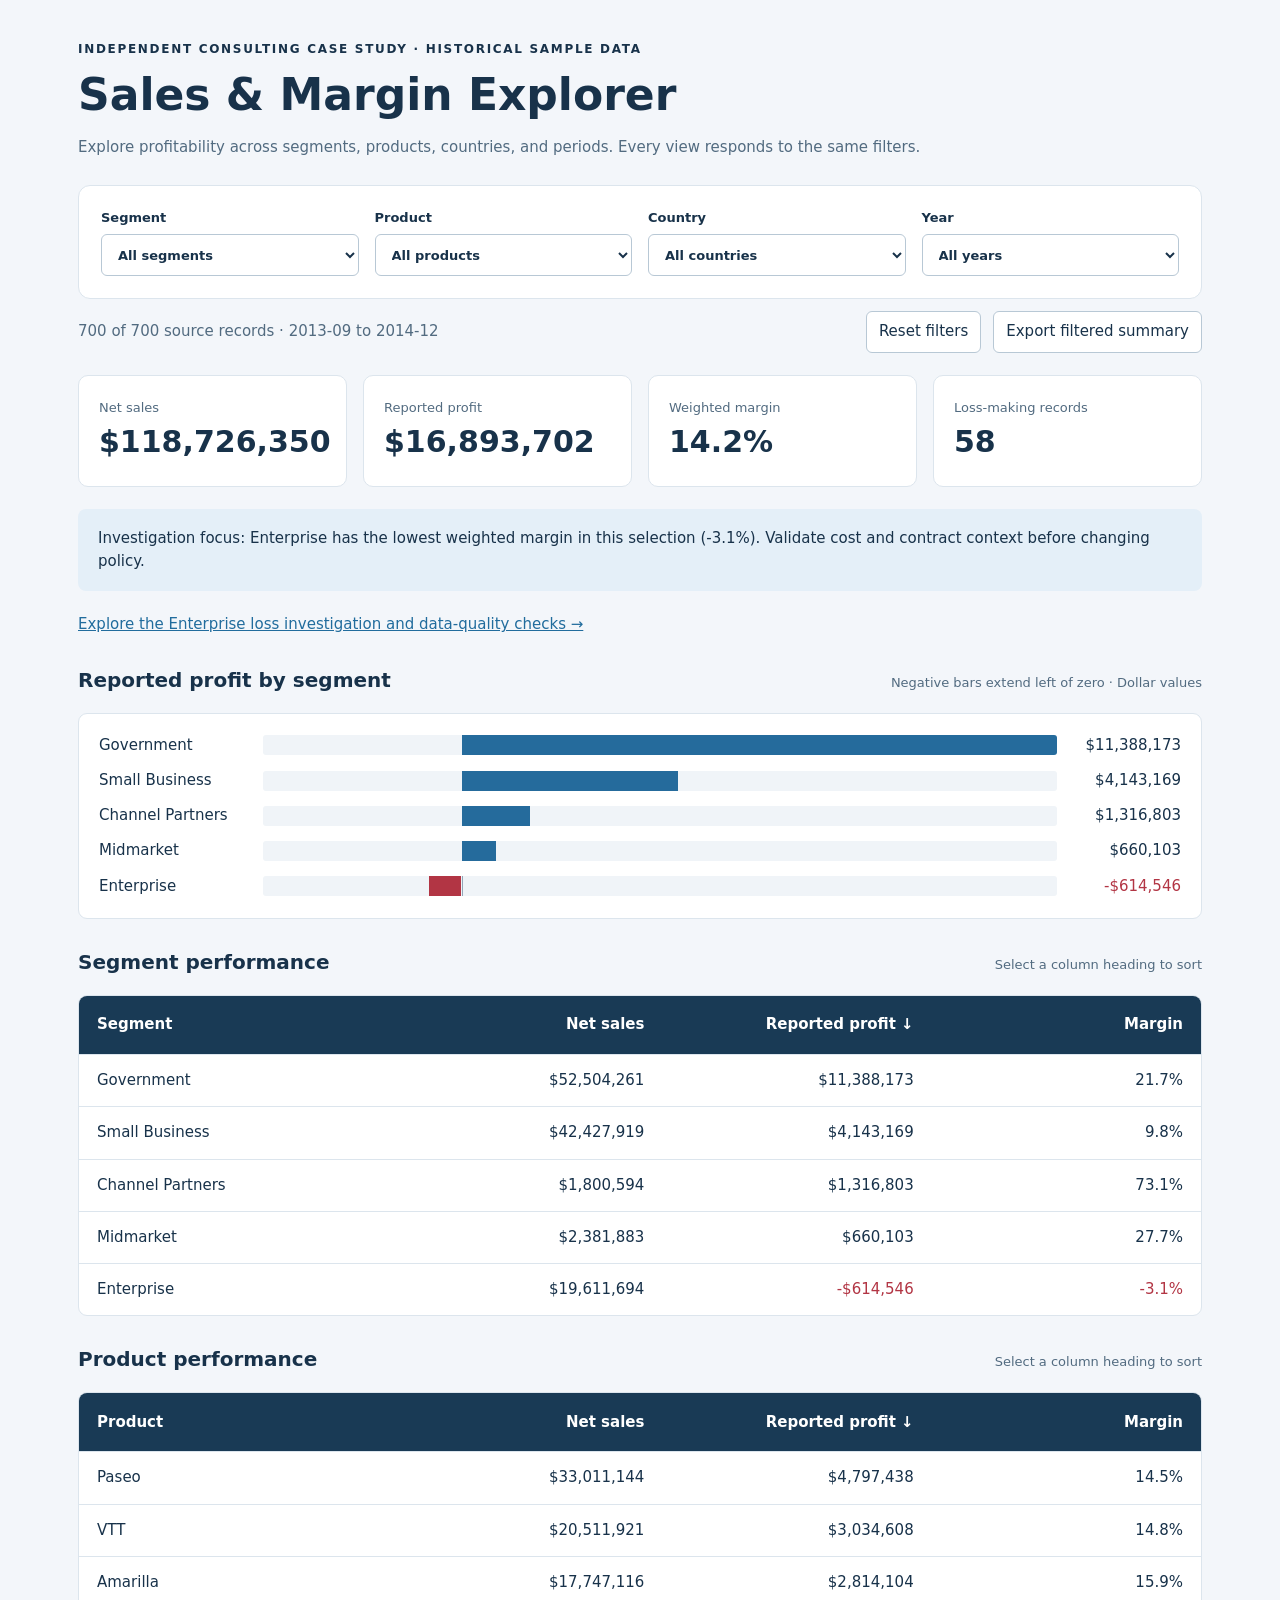
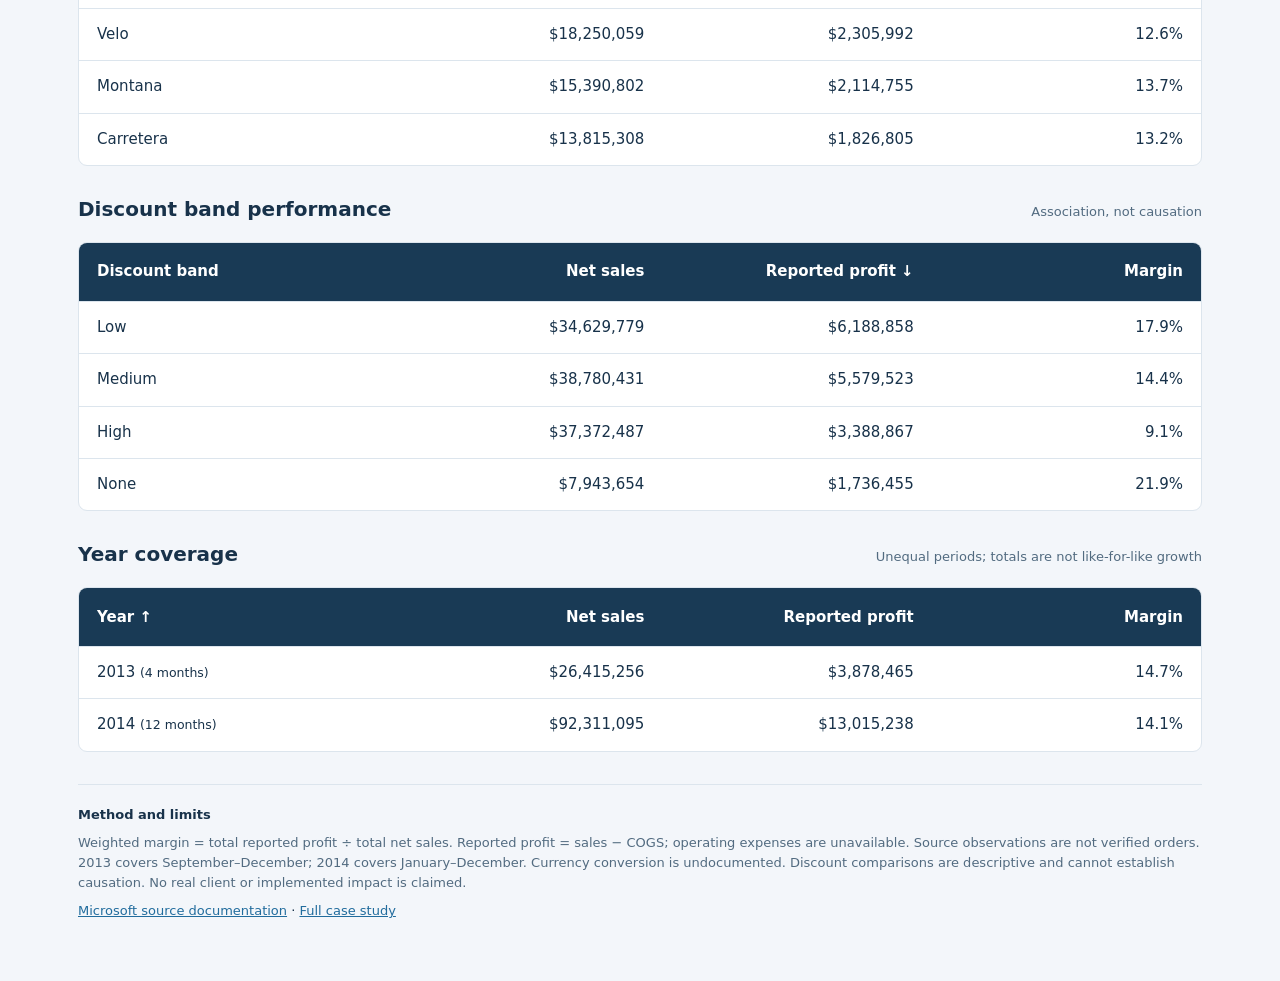
<file: projects/sales-margin/dashboard.html>
<!doctype html>
<html lang="en">
<head><meta charset="utf-8"><meta name="viewport" content="width=device-width,initial-scale=1"><title>Sales & Margin Explorer</title>
<style>
:root{color-scheme:light;--ink:#18324a;--muted:#526b80;--line:#dce5ed;--blue:#256b9c;--red:#b23544}*{box-sizing:border-box}body{margin:0;background:#f3f6fa;color:var(--ink);font:15px/1.55 system-ui,sans-serif}main{max-width:1180px;margin:auto;padding:40px 28px 60px}h1{font-size:clamp(28px,4vw,44px);line-height:1.16;margin:10px 0 16px}h2{font-size:20px;margin:0}p{margin:8px 0;color:var(--muted)}.eyebrow{text-transform:uppercase;letter-spacing:1.7px;font-size:12px;font-weight:650}.controls{display:grid;grid-template-columns:repeat(4,minmax(0,1fr));gap:16px;background:white;padding:22px;border:1px solid var(--line);border-radius:12px;margin:26px 0 12px}label{font-weight:600;font-size:13px;display:grid;gap:6px}select,button{font:inherit;min-height:42px;border:1px solid #b8c8d5;border-radius:6px;background:white;color:var(--ink);padding:8px 12px}button{cursor:pointer}button:hover{background:#edf4fa}button:focus-visible,select:focus-visible{outline:3px solid #3894ce;outline-offset:2px}.toolbar{display:flex;gap:12px;align-items:center;flex-wrap:wrap;margin-bottom:22px}.toolbar p{flex:1;min-width:180px}.cards{display:grid;grid-template-columns:repeat(4,minmax(0,1fr));gap:16px}.card{padding:20px;background:white;border:1px solid var(--line);border-radius:10px}.value{font-size:clamp(22px,2.8vw,30px);font-weight:700;font-variant-numeric:tabular-nums;white-space:nowrap}.card span{font-size:13px;color:var(--muted)}.note{padding:18px 20px;background:#e4eff8;border-radius:8px;margin:22px 0}.section{margin-top:28px}.section-head{display:flex;align-items:baseline;justify-content:space-between;gap:12px;margin-bottom:12px}.section-head p{font-size:13px}.scroll{overflow-x:auto;border:1px solid var(--line);border-radius:9px;background:white}table{width:100%;min-width:680px;table-layout:fixed;border-collapse:collapse;font-variant-numeric:tabular-nums}col.label{width:28%}col.money{width:24%}col.rate{width:24%}th,td{padding:14px 18px;text-align:right;border-bottom:1px solid var(--line);vertical-align:middle}th:first-child,td:first-child{text-align:left}thead{background:#193a55;color:white}th{font-weight:600}th button{color:inherit;background:transparent;border:0;padding:0;min-height:30px;width:100%;text-align:inherit;border-radius:2px;font-weight:600}th button:hover{background:#31546f}tbody tr:last-child td{border:0}tbody tr:hover{background:#f3f8fc}.negative{color:var(--red)}.empty{text-align:center!important;padding:30px;color:var(--muted)}.chart{display:grid;gap:12px;padding:20px;background:white;border:1px solid var(--line);border-radius:9px}.bar-row{display:grid;grid-template-columns:150px 1fr 110px;gap:14px;align-items:center}.track{height:20px;position:relative;background:#f0f4f8;overflow:hidden;border-radius:3px}.zero{position:absolute;left:25%;top:0;bottom:0;width:1px;background:#92a6b7}.bar{position:absolute;height:100%;background:var(--blue);min-width:1px}.bar.loss{background:var(--red)}.bar-value{text-align:right;font-variant-numeric:tabular-nums}a{color:#216c9d}footer{border-top:1px solid var(--line);margin-top:32px;padding-top:20px;font-size:13px}@media(max-width:760px){main{padding:24px 16px}.controls,.cards{grid-template-columns:repeat(2,minmax(0,1fr))}.section-head{display:block}.bar-row{grid-template-columns:100px 1fr 85px;gap:8px;font-size:12px}.card{padding:16px}}@media(max-width:400px){.controls{grid-template-columns:1fr}.cards{gap:8px}.value{font-size:20px}.bar-row{grid-template-columns:85px 1fr 80px}}
</style></head>
<body><main>
<div class="eyebrow">Independent consulting case study · Historical sample data</div>
<h1>Sales & Margin Explorer</h1><p>Explore profitability across segments, products, countries, and periods. Every view responds to the same filters.</p>
<form class="controls" id="filters" aria-label="Dashboard filters">
<label>Segment<select id="segment" name="segment"><option value="">All segments</option></select></label>
<label>Product<select id="product" name="product"><option value="">All products</option></select></label>
<label>Country<select id="country" name="country"><option value="">All countries</option></select></label>
<label>Year<select id="year" name="year"><option value="">All years</option></select></label>
</form>
<div class="toolbar"><p id="status" role="status" aria-live="polite"></p><button type="button" id="reset">Reset filters</button><button type="button" id="export">Export filtered summary</button></div>
<div class="cards"><div class="card"><span>Net sales</span><div class="value" id="sales"></div></div><div class="card"><span>Reported profit</span><div class="value" id="profit"></div></div><div class="card"><span>Weighted margin</span><div class="value" id="margin"></div></div><div class="card"><span>Loss-making records</span><div class="value" id="losses"></div></div></div>
<div class="note" id="insight"></div>
<p><a href="investigation.html">Explore the Enterprise loss investigation and data-quality checks →</a></p>
<section class="section"><div class="section-head"><h2>Reported profit by segment</h2><p>Negative bars extend left of zero · Dollar values</p></div><div id="chart" class="chart" role="img" aria-label="Reported profit by segment"></div></section>
<div id="tables"></div>
<footer><strong>Method and limits</strong><p>Weighted margin = total reported profit ÷ total net sales. Reported profit = sales − COGS; operating expenses are unavailable. Source observations are not verified orders. 2013 covers September–December; 2014 covers January–December. Currency conversion is undocumented. Discount comparisons are descriptive and cannot establish causation. No real client or implemented impact is claimed.</p><a href="https://learn.microsoft.com/en-us/power-bi/create-reports/sample-financial-download">Microsoft source documentation</a> · <a href="case-study.md">Full case study</a></footer>
</main><script>
'use strict';
const DATA=[{"segment": "Government", "country": "Canada", "product": "Carretera", "discount_band": "None", "sales": 32370, "profit": 16185, "month": "2014-01", "year": 2014}, {"segment": "Government", "country": "Germany", "product": "Carretera", "discount_band": "None", "sales": 26420, "profit": 13210, "month": "2014-01", "year": 2014}, {"segment": "Midmarket", "country": "France", "product": "Carretera", "discount_band": "None", "sales": 32670, "profit": 10890, "month": "2014-06", "year": 2014}, {"segment": "Midmarket", "country": "Germany", "product": "Carretera", "discount_band": "None", "sales": 13320, "profit": 4440, "month": "2014-06", "year": 2014}, {"segment": "Midmarket", "country": "Mexico", "product": "Carretera", "discount_band": "None", "sales": 37050, "profit": 12350, "month": "2014-06", "year": 2014}, {"segment": "Government", "country": "Germany", "product": "Carretera", "discount_band": "None", "sales": 529550, "profit": 136170, "month": "2014-12", "year": 2014}, {"segment": "Midmarket", "country": "Germany", "product": "Montana", "discount_band": "None", "sales": 13815, "profit": 4605, "month": "2014-03", "year": 2014}, {"segment": "Channel Partners", "country": "Canada", "product": "Montana", "discount_band": "None", "sales": 30216, "profit": 22662, "month": "2014-06", "year": 2014}, {"segment": "Government", "country": "France", "product": "Montana", "discount_band": "None", "sales": 37980, "profit": 18990, "month": "2014-06", "year": 2014}, {"segment": "Channel Partners", "country": "Germany", "product": "Montana", "discount_band": "None", "sales": 18540, "profit": 13905, "month": "2014-06", "year": 2014}, {"segment": "Midmarket", "country": "Mexico", "product": "Montana", "discount_band": "None", "sales": 37050, "profit": 12350, "month": "2014-06", "year": 2014}, {"segment": "Enterprise", "country": "Canada", "product": "Montana", "discount_band": "None", "sales": 333187.5, "profit": 13327.5, "month": "2014-07", "year": 2014}, {"segment": "Small Business", "country": "Mexico", "product": "Montana", "discount_band": "None", "sales": 287400, "profit": 47900, "month": "2014-08", "year": 2014}, {"segment": "Government", "country": "Germany", "product": "Montana", "discount_band": "None", "sales": 15022, "profit": 4292, "month": "2014-09", "year": 2014}, {"segment": "Enterprise", "country": "Canada", "product": "Montana", "discount_band": "None", "sales": 43125, "profit": 1725, "month": "2013-10", "year": 2013}, {"segment": "Midmarket", "country": "United States of America", "product": "Montana", "discount_band": "None", "sales": 9225, "profit": 3075, "month": "2014-12", "year": 2014}, {"segment": "Government", "country": "Canada", "product": "Paseo", "discount_band": "None", "sales": 5840, "profit": 2920, "month": "2014-02", "year": 2014}, {"segment": "Midmarket", "country": "Mexico", "product": "Paseo", "discount_band": "None", "sales": 14610, "profit": 4870, "month": "2014-02", "year": 2014}, {"segment": "Channel Partners", "country": "Canada", "product": "Paseo", "discount_band": "None", "sales": 30216, "profit": 22662, "month": "2014-06", "year": 2014}, {"segment": "Government", "country": "Germany", "product": "Paseo", "discount_band": "None", "sales": 352100, "profit": 90540, "month": "2014-06", "year": 2014}, {"segment": "Channel Partners", "country": "Germany", "product": "Paseo", "discount_band": "None", "sales": 4404, "profit": 3303, "month": "2014-07", "year": 2014}, {"segment": "Government", "country": "Mexico", "product": "Paseo", "discount_band": "None", "sales": 6181, "profit": 1766, "month": "2014-08", "year": 2014}, {"segment": "Midmarket", "country": "France", "product": "Paseo", "discount_band": "None", "sales": 8235, "profit": 2745, "month": "2013-09", "year": 2013}, {"segment": "Small Business", "country": "Mexico", "product": "Paseo", "discount_band": "None", "sales": 236400, "profit": 39400, "month": "2013-09", "year": 2013}, {"segment": "Midmarket", "country": "Mexico", "product": "Paseo", "discount_band": "None", "sales": 37080, "profit": 12360, "month": "2014-09", "year": 2014}, {"segment": "Government", "country": "United States of America", "product": "Paseo", "discount_band": "None", "sales": 8001, "profit": 2286, "month": "2014-10", "year": 2014}, {"segment": "Government", "country": "Canada", "product": "Paseo", "discount_band": "None", "sales": 603750, "profit": 155250, "month": "2013-11", "year": 2013}, {"segment": "Channel Partners", "country": "United States of America", "product": "Paseo", "discount_band": "None", "sales": 10944, "profit": 8208, "month": "2013-11", "year": 2013}, {"segment": "Midmarket", "country": "Canada", "product": "Paseo", "discount_band": "None", "sales": 32280, "profit": 10760, "month": "2013-12", "year": 2013}, {"segment": "Government", "country": "Canada", "product": "Paseo", "discount_band": "None", "sales": 36340, "profit": 18170, "month": "2014-12", "year": 2014}, {"segment": "Government", "country": "Germany", "product": "Paseo", "discount_band": "None", "sales": 529550, "profit": 136170, "month": "2014-12", "year": 2014}, {"segment": "Government", "country": "Mexico", "product": "Velo", "discount_band": "None", "sales": 10451, "profit": 2986, "month": "2014-01", "year": 2014}, {"segment": "Enterprise", "country": "France", "product": "Velo", "discount_band": "None", "sales": 225500, "profit": 9020, "month": "2014-02", "year": 2014}, {"segment": "Channel Partners", "country": "Germany", "product": "Velo", "discount_band": "None", "sales": 25932, "profit": 19449, "month": "2014-03", "year": 2014}, {"segment": "Government", "country": "Germany", "product": "Velo", "discount_band": "None", "sales": 352100, "profit": 90540, "month": "2014-06", "year": 2014}, {"segment": "Channel Partners", "country": "Germany", "product": "Velo", "discount_band": "None", "sales": 18540, "profit": 13905, "month": "2014-06", "year": 2014}, {"segment": "Enterprise", "country": "United States of America", "product": "Velo", "discount_band": "None", "sales": 352625, "profit": 14105, "month": "2014-08", "year": 2014}, {"segment": "Enterprise", "country": "Canada", "product": "Velo", "discount_band": "None", "sales": 43125, "profit": 1725, "month": "2013-10", "year": 2013}, {"segment": "Small Business", "country": "Canada", "product": "VTT", "discount_band": "None", "sales": 600300, "profit": 100050, "month": "2014-02", "year": 2014}, {"segment": "Channel Partners", "country": "Germany", "product": "VTT", "discount_band": "None", "sales": 34056, "profit": 25542, "month": "2014-04", "year": 2014}, {"segment": "Midmarket", "country": "France", "product": "VTT", "discount_band": "None", "sales": 32670, "profit": 10890, "month": "2014-06", "year": 2014}, {"segment": "Midmarket", "country": "Germany", "product": "VTT", "discount_band": "None", "sales": 13320, "profit": 4440, "month": "2014-06", "year": 2014}, {"segment": "Government", "country": "France", "product": "VTT", "discount_band": "None", "sales": 534450, "profit": 137430, "month": "2013-09", "year": 2013}, {"segment": "Small Business", "country": "France", "product": "VTT", "discount_band": "None", "sales": 645300, "profit": 107550, "month": "2014-09", "year": 2014}, {"segment": "Government", "country": "Canada", "product": "VTT", "discount_band": "None", "sales": 36340, "profit": 18170, "month": "2014-12", "year": 2014}, {"segment": "Government", "country": "France", "product": "Amarilla", "discount_band": "None", "sales": 962500, "profit": 247500, "month": "2014-02", "year": 2014}, {"segment": "Channel Partners", "country": "United States of America", "product": "Amarilla", "discount_band": "None", "sales": 23436, "profit": 17577, "month": "2014-04", "year": 2014}, {"segment": "Enterprise", "country": "Germany", "product": "Amarilla", "discount_band": "None", "sales": 527437.5, "profit": 21097.5, "month": "2014-04", "year": 2014}, {"segment": "Government", "country": "France", "product": "Amarilla", "discount_band": "None", "sales": 37980, "profit": 18990, "month": "2014-06", "year": 2014}, {"segment": "Government", "country": "Germany", "product": "Amarilla", "discount_band": "None", "sales": 11802, "profit": 3372, "month": "2014-07", "year": 2014}, {"segment": "Channel Partners", "country": "United States of America", "product": "Amarilla", "discount_band": "None", "sales": 25692, "profit": 19269, "month": "2014-08", "year": 2014}, {"segment": "Government", "country": "United States of America", "product": "Amarilla", "discount_band": "None", "sales": 8001, "profit": 2286, "month": "2014-10", "year": 2014}, {"segment": "Midmarket", "country": "United States of America", "product": "Amarilla", "discount_band": "None", "sales": 9225, "profit": 3075, "month": "2014-12", "year": 2014}, {"segment": "Government", "country": "France", "product": "Paseo", "discount_band": "Low", "sales": 27338.850000000002, "profit": 7613.850000000002, "month": "2014-01", "year": 2014}, {"segment": "Midmarket", "country": "France", "product": "Paseo", "discount_band": "Low", "sales": 34095.6, "profit": 11135.599999999999, "month": "2014-02", "year": 2014}, {"segment": "Government", "country": "France", "product": "Paseo", "discount_band": "Low", "sales": 7137.9, "profit": 1987.8999999999996, "month": "2014-05", "year": 2014}, {"segment": "Government", "country": "France", "product": "Velo", "discount_band": "Low", "sales": 4428.27, "profit": 1233.2700000000004, "month": "2014-11", "year": 2014}, {"segment": "Government", "country": "Canada", "product": "VTT", "discount_band": "Low", "sales": 9189.18, "profit": 2559.1800000000003, "month": "2014-03", "year": 2014}, {"segment": "Channel Partners", "country": "United States of America", "product": "Carretera", "discount_band": "Low", "sales": 22073.04, "profit": 16499.04, "month": "2014-02", "year": 2014}, {"segment": "Government", "country": "Mexico", "product": "Carretera", "discount_band": "Low", "sales": 419265, "profit": 104665, "month": "2014-03", "year": 2014}, {"segment": "Government", "country": "United States of America", "product": "Carretera", "discount_band": "Low", "sales": 17525.97, "profit": 4880.969999999999, "month": "2014-07", "year": 2014}, {"segment": "Channel Partners", "country": "Canada", "product": "Carretera", "discount_band": "Low", "sales": 17166.6, "profit": 12831.599999999999, "month": "2014-09", "year": 2014}, {"segment": "Enterprise", "country": "United States of America", "product": "Carretera", "discount_band": "Low", "sales": 40837.5, "profit": 1237.5, "month": "2013-09", "year": 2013}, {"segment": "Channel Partners", "country": "France", "product": "Carretera", "discount_band": "Low", "sales": 31731.48, "profit": 23718.48, "month": "2014-09", "year": 2014}, {"segment": "Channel Partners", "country": "Germany", "product": "Carretera", "discount_band": "Low", "sales": 9100.08, "profit": 6802.08, "month": "2013-10", "year": 2013}, {"segment": "Small Business", "country": "Mexico", "product": "Carretera", "discount_band": "Low", "sales": 146718, "profit": 23218, "month": "2013-10", "year": 2013}, {"segment": "Government", "country": "Mexico", "product": "Carretera", "discount_band": "Low", "sales": 484060.5, "profit": 120840.5, "month": "2014-10", "year": 2014}, {"segment": "Government", "country": "France", "product": "Carretera", "discount_band": "Low", "sales": 746707.5, "profit": 186407.5, "month": "2014-12", "year": 2014}, {"segment": "Midmarket", "country": "Mexico", "product": "Montana", "discount_band": "Low", "sales": 32877.9, "profit": 10737.900000000001, "month": "2014-03", "year": 2014}, {"segment": "Small Business", "country": "United States of America", "product": "Montana", "discount_band": "Low", "sales": 683397, "profit": 108147, "month": "2014-04", "year": 2014}, {"segment": "Government", "country": "France", "product": "Montana", "discount_band": "Low", "sales": 27234.899999999998, "profit": 13479.899999999998, "month": "2014-07", "year": 2014}, {"segment": "Government", "country": "Canada", "product": "Montana", "discount_band": "Low", "sales": 12681.9, "profit": 3531.8999999999996, "month": "2014-08", "year": 2014}, {"segment": "Small Business", "country": "United States of America", "product": "Montana", "discount_band": "Low", "sales": 741906, "profit": 117406, "month": "2013-09", "year": 2013}, {"segment": "Enterprise", "country": "United States of America", "product": "Montana", "discount_band": "Low", "sales": 82046.25, "profit": 2486.25, "month": "2013-10", "year": 2013}, {"segment": "Midmarket", "country": "United States of America", "product": "Paseo", "discount_band": "Low", "sales": 22482.9, "profit": 7342.9000000000015, "month": "2014-02", "year": 2014}, {"segment": "Government", "country": "United States of America", "product": "Paseo", "discount_band": "Low", "sales": 31133.024999999998, "profit": 8670.524999999998, "month": "2014-04", "year": 2014}, {"segment": "Enterprise", "country": "United States of America", "product": "Paseo", "discount_band": "Low", "sales": 89966.25, "profit": 2726.25, "month": "2014-06", "year": 2014}, {"segment": "Enterprise", "country": "France", "product": "Paseo", "discount_band": "Low", "sales": 97391.25, "profit": 2951.25, "month": "2014-06", "year": 2014}, {"segment": "Enterprise", "country": "Mexico", "product": "Paseo", "discount_band": "Low", "sales": 225596.25, "profit": 6836.25, "month": "2014-07", "year": 2014}, {"segment": "Midmarket", "country": "Germany", "product": "Paseo", "discount_band": "Low", "sales": 11092.95, "profit": 3622.9500000000007, "month": "2014-09", "year": 2014}, {"segment": "Channel Partners", "country": "Germany", "product": "Paseo", "discount_band": "Low", "sales": 9100.08, "profit": 6802.08, "month": "2013-10", "year": 2013}, {"segment": "Small Business", "country": "United States of America", "product": "Paseo", "discount_band": "Low", "sales": 862785, "profit": 136535, "month": "2014-11", "year": 2014}, {"segment": "Government", "country": "France", "product": "Paseo", "discount_band": "Low", "sales": 746707.5, "profit": 186407.5, "month": "2014-12", "year": 2014}, {"segment": "Government", "country": "France", "product": "Velo", "discount_band": "Low", "sales": 76507.20000000001, "profit": 37867.200000000004, "month": "2014-04", "year": 2014}, {"segment": "Government", "country": "Mexico", "product": "Velo", "discount_band": "Low", "sales": 2508.66, "profit": 698.6599999999999, "month": "2014-05", "year": 2014}, {"segment": "Enterprise", "country": "Canada", "product": "Velo", "discount_band": "Low", "sales": 114221.25, "profit": 3461.25, "month": "2014-08", "year": 2014}, {"segment": "Enterprise", "country": "United States of America", "product": "Velo", "discount_band": "Low", "sales": 82046.25, "profit": 2486.25, "month": "2013-10", "year": 2013}, {"segment": "Government", "country": "Canada", "product": "Velo", "discount_band": "Low", "sales": 14497.56, "profit": 4037.5599999999995, "month": "2013-11", "year": 2013}, {"segment": "Government", "country": "Germany", "product": "VTT", "discount_band": "Low", "sales": 1822.59, "profit": 507.5899999999999, "month": "2014-03", "year": 2014}, {"segment": "Government", "country": "Canada", "product": "VTT", "discount_band": "Low", "sales": 326922.75, "profit": 81612.75, "month": "2014-04", "year": 2014}, {"segment": "Enterprise", "country": "United States of America", "product": "VTT", "discount_band": "Low", "sales": 89966.25, "profit": 2726.25, "month": "2014-06", "year": 2014}, {"segment": "Enterprise", "country": "France", "product": "VTT", "discount_band": "Low", "sales": 97391.25, "profit": 2951.25, "month": "2014-06", "year": 2014}, {"segment": "Small Business", "country": "Germany", "product": "VTT", "discount_band": "Low", "sales": 292842, "profit": 46342, "month": "2014-09", "year": 2014}, {"segment": "Small Business", "country": "Mexico", "product": "VTT", "discount_band": "Low", "sales": 146718, "profit": 23218, "month": "2013-10", "year": 2013}, {"segment": "Government", "country": "Mexico", "product": "VTT", "discount_band": "Low", "sales": 484060.5, "profit": 120840.5, "month": "2014-10", "year": 2014}, {"segment": "Enterprise", "country": "France", "product": "VTT", "discount_band": "Low", "sales": 215820, "profit": 6540, "month": "2014-11", "year": 2014}, {"segment": "Channel Partners", "country": "United States of America", "product": "Amarilla", "discount_band": "Low", "sales": 23629.32, "profit": 17662.32, "month": "2013-09", "year": 2013}, {"segment": "Midmarket", "country": "France", "product": "Amarilla", "discount_band": "Low", "sales": 4766.85, "profit": 1556.8500000000004, "month": "2013-11", "year": 2013}, {"segment": "Enterprise", "country": "Canada", "product": "Carretera", "discount_band": "Low", "sales": 90956.25, "profit": 1856.25, "month": "2014-04", "year": 2014}, {"segment": "Channel Partners", "country": "Canada", "product": "Carretera", "discount_band": "Low", "sales": 15229.2, "profit": 11344.2, "month": "2014-10", "year": 2014}, {"segment": "Small Business", "country": "Germany", "product": "Carretera", "discount_band": "Low", "sales": 62916, "profit": 9416, "month": "2013-10", "year": 2013}, {"segment": "Government", "country": "France", "product": "Carretera", "discount_band": "Low", "sales": 14714.7, "profit": 3989.7000000000007, "month": "2013-11", "year": 2013}, {"segment": "Government", "country": "Canada", "product": "Carretera", "discount_band": "Low", "sales": 978236, "profit": 236716, "month": "2014-12", "year": 2014}, {"segment": "Channel Partners", "country": "United States of America", "product": "Montana", "discount_band": "Low", "sales": 13429.92, "profit": 10003.92, "month": "2014-06", "year": 2014}, {"segment": "Government", "country": "United States of America", "product": "Montana", "discount_band": "Low", "sales": 30693.6, "profit": 15033.599999999999, "month": "2014-10", "year": 2014}, {"segment": "Channel Partners", "country": "Mexico", "product": "Montana", "discount_band": "Low", "sales": 8114.4, "profit": 6044.4, "month": "2014-11", "year": 2014}, {"segment": "Enterprise", "country": "Mexico", "product": "Montana", "discount_band": "Low", "sales": 203350, "profit": 4150, "month": "2013-11", "year": 2013}, {"segment": "Midmarket", "country": "Canada", "product": "Paseo", "discount_band": "Low", "sales": 34736.1, "profit": 11106.099999999999, "month": "2014-02", "year": 2014}, {"segment": "Small Business", "country": "France", "product": "Paseo", "discount_band": "Low", "sales": 269892, "profit": 40392, "month": "2014-05", "year": 2014}, {"segment": "Small Business", "country": "Germany", "product": "Paseo", "discount_band": "Low", "sales": 508032, "profit": 76032, "month": "2014-05", "year": 2014}, {"segment": "Channel Partners", "country": "United States of America", "product": "Paseo", "discount_band": "Low", "sales": 13429.92, "profit": 10003.92, "month": "2014-06", "year": 2014}, {"segment": "Enterprise", "country": "Mexico", "product": "Paseo", "discount_band": "Low", "sales": 81095, "profit": 1655, "month": "2014-06", "year": 2014}, {"segment": "Channel Partners", "country": "Canada", "product": "Paseo", "discount_band": "Low", "sales": 15229.2, "profit": 11344.2, "month": "2014-10", "year": 2014}, {"segment": "Enterprise", "country": "Germany", "product": "Paseo", "discount_band": "Low", "sales": 99102.5, "profit": 2022.5, "month": "2013-10", "year": 2013}, {"segment": "Enterprise", "country": "Mexico", "product": "Paseo", "discount_band": "Low", "sales": 262762.5, "profit": 5362.5, "month": "2013-10", "year": 2013}, {"segment": "Channel Partners", "country": "France", "product": "Paseo", "discount_band": "Low", "sales": 20991.6, "profit": 15636.599999999999, "month": "2013-11", "year": 2013}, {"segment": "Small Business", "country": "Canada", "product": "Paseo", "discount_band": "Low", "sales": 563304, "profit": 84304, "month": "2014-12", "year": 2014}, {"segment": "Government", "country": "Canada", "product": "Paseo", "discount_band": "Low", "sales": 978236, "profit": 236716, "month": "2014-12", "year": 2014}, {"segment": "Enterprise", "country": "Canada", "product": "Paseo", "discount_band": "Low", "sales": 334302.5, "profit": 6822.5, "month": "2014-12", "year": 2014}, {"segment": "Midmarket", "country": "United States of America", "product": "Paseo", "discount_band": "Low", "sales": 28297.5, "profit": 9047.5, "month": "2013-12", "year": 2013}, {"segment": "Government", "country": "United States of America", "product": "Paseo", "discount_band": "Low", "sales": 13809.18, "profit": 3744.1800000000003, "month": "2013-12", "year": 2013}, {"segment": "Channel Partners", "country": "France", "product": "Paseo", "discount_band": "Low", "sales": 12406.8, "profit": 9241.8, "month": "2014-12", "year": 2014}, {"segment": "Channel Partners", "country": "Mexico", "product": "Paseo", "discount_band": "Low", "sales": 12747.84, "profit": 9495.84, "month": "2014-12", "year": 2014}, {"segment": "Government", "country": "United States of America", "product": "Velo", "discount_band": "Low", "sales": 30693.6, "profit": 15033.599999999999, "month": "2014-10", "year": 2014}, {"segment": "Government", "country": "Germany", "product": "Velo", "discount_band": "Low", "sales": 1017338, "profit": 246178, "month": "2013-10", "year": 2013}, {"segment": "Government", "country": "Germany", "product": "Velo", "discount_band": "Low", "sales": 986811, "profit": 238791, "month": "2014-10", "year": 2014}, {"segment": "Enterprise", "country": "Germany", "product": "Velo", "discount_band": "Low", "sales": 99102.5, "profit": 2022.5, "month": "2013-10", "year": 2013}, {"segment": "Enterprise", "country": "Mexico", "product": "Velo", "discount_band": "Low", "sales": 262762.5, "profit": 5362.5, "month": "2013-10", "year": 2013}, {"segment": "Channel Partners", "country": "France", "product": "Velo", "discount_band": "Low", "sales": 12406.8, "profit": 9241.8, "month": "2014-12", "year": 2014}, {"segment": "Government", "country": "Mexico", "product": "Velo", "discount_band": "Low", "sales": 10662.4, "profit": 5222.4, "month": "2013-12", "year": 2013}, {"segment": "Channel Partners", "country": "Mexico", "product": "Velo", "discount_band": "Low", "sales": 12747.84, "profit": 9495.84, "month": "2014-12", "year": 2014}, {"segment": "Enterprise", "country": "Mexico", "product": "VTT", "discount_band": "Low", "sales": 81095, "profit": 1655, "month": "2014-06", "year": 2014}, {"segment": "Small Business", "country": "Germany", "product": "VTT", "discount_band": "Low", "sales": 62916, "profit": 9416, "month": "2013-10", "year": 2013}, {"segment": "Government", "country": "Germany", "product": "VTT", "discount_band": "Low", "sales": 986811, "profit": 238791, "month": "2014-10", "year": 2014}, {"segment": "Enterprise", "country": "Canada", "product": "VTT", "discount_band": "Low", "sales": 334302.5, "profit": 6822.5, "month": "2014-12", "year": 2014}, {"segment": "Government", "country": "United States of America", "product": "VTT", "discount_band": "Low", "sales": 91238, "profit": 22078, "month": "2013-12", "year": 2013}, {"segment": "Government", "country": "Mexico", "product": "VTT", "discount_band": "Low", "sales": 665420, "profit": 161020, "month": "2013-12", "year": 2013}, {"segment": "Small Business", "country": "Germany", "product": "Amarilla", "discount_band": "Low", "sales": 76146, "profit": 11396, "month": "2014-03", "year": 2014}, {"segment": "Small Business", "country": "Mexico", "product": "Amarilla", "discount_band": "Low", "sales": 323694, "profit": 48444, "month": "2014-03", "year": 2014}, {"segment": "Enterprise", "country": "Germany", "product": "Amarilla", "discount_band": "Low", "sales": 278810, "profit": 5690, "month": "2014-05", "year": 2014}, {"segment": "Government", "country": "Germany", "product": "Amarilla", "discount_band": "Low", "sales": 1017338, "profit": 246178, "month": "2013-10", "year": 2013}, {"segment": "Government", "country": "United States of America", "product": "Amarilla", "discount_band": "Low", "sales": 24225.6, "profit": 11865.599999999999, "month": "2014-11", "year": 2014}, {"segment": "Government", "country": "France", "product": "Amarilla", "discount_band": "Low", "sales": 18443.6, "profit": 9033.599999999999, "month": "2014-11", "year": 2014}, {"segment": "Small Business", "country": "Canada", "product": "Amarilla", "discount_band": "Low", "sales": 563304, "profit": 84304, "month": "2014-12", "year": 2014}, {"segment": "Enterprise", "country": "France", "product": "Carretera", "discount_band": "Low", "sales": 514524.375, "profit": 5304.375, "month": "2014-04", "year": 2014}, {"segment": "Government", "country": "Germany", "product": "Carretera", "discount_band": "Low", "sales": 50052, "profit": 24252, "month": "2014-04", "year": 2014}, {"segment": "Small Business", "country": "Germany", "product": "Carretera", "discount_band": "Low", "sales": 200499, "profit": 28249, "month": "2014-06", "year": 2014}, {"segment": "Channel Partners", "country": "United States of America", "product": "Carretera", "discount_band": "Low", "sales": 22663.08, "profit": 16822.08, "month": "2014-09", "year": 2014}, {"segment": "Channel Partners", "country": "Canada", "product": "Carretera", "discount_band": "Low", "sales": 10569.12, "profit": 7845.120000000001, "month": "2013-12", "year": 2013}, {"segment": "Government", "country": "Germany", "product": "Montana", "discount_band": "Low", "sales": 13294.82, "profit": 3504.8199999999997, "month": "2014-02", "year": 2014}, {"segment": "Channel Partners", "country": "France", "product": "Montana", "discount_band": "Low", "sales": 22127.64, "profit": 16424.64, "month": "2014-06", "year": 2014}, {"segment": "Government", "country": "France", "product": "Montana", "discount_band": "Low", "sales": 3693.76, "profit": 973.7600000000002, "month": "2014-09", "year": 2014}, {"segment": "Government", "country": "Germany", "product": "Montana", "discount_band": "Low", "sales": 610081.5, "profit": 142861.5, "month": "2013-09", "year": 2013}, {"segment": "Enterprise", "country": "France", "product": "Montana", "discount_band": "Low", "sales": 156048.75, "profit": 1608.75, "month": "2014-12", "year": 2014}, {"segment": "Enterprise", "country": "Germany", "product": "Montana", "discount_band": "Low", "sales": 206852.5, "profit": 2132.5, "month": "2014-12", "year": 2014}, {"segment": "Small Business", "country": "France", "product": "Paseo", "discount_band": "Low", "sales": 708439.5, "profit": 99814.5, "month": "2014-01", "year": 2014}, {"segment": "Enterprise", "country": "Canada", "product": "Paseo", "discount_band": "Low", "sales": 215097.5, "profit": 2217.5, "month": "2014-03", "year": 2014}, {"segment": "Channel Partners", "country": "France", "product": "Paseo", "discount_band": "Low", "sales": 22127.64, "profit": 16424.64, "month": "2014-06", "year": 2014}, {"segment": "Small Business", "country": "Germany", "product": "Paseo", "discount_band": "Low", "sales": 200499, "profit": 28249, "month": "2014-06", "year": 2014}, {"segment": "Enterprise", "country": "Germany", "product": "Paseo", "discount_band": "Low", "sales": 190362.5, "profit": 1962.5, "month": "2014-06", "year": 2014}, {"segment": "Channel Partners", "country": "United States of America", "product": "Paseo", "discount_band": "Low", "sales": 15940.98, "profit": 11832.48, "month": "2014-07", "year": 2014}, {"segment": "Enterprise", "country": "Canada", "product": "Paseo", "discount_band": "Low", "sales": 243591.25, "profit": 2511.25, "month": "2014-10", "year": 2014}, {"segment": "Midmarket", "country": "Germany", "product": "Paseo", "discount_band": "Low", "sales": 28299.75, "profit": 8849.75, "month": "2013-10", "year": 2013}, {"segment": "Enterprise", "country": "France", "product": "Paseo", "discount_band": "Low", "sales": 156048.75, "profit": 1608.75, "month": "2014-12", "year": 2014}, {"segment": "Enterprise", "country": "Germany", "product": "Paseo", "discount_band": "Low", "sales": 206852.5, "profit": 2132.5, "month": "2014-12", "year": 2014}, {"segment": "Enterprise", "country": "Canada", "product": "Velo", "discount_band": "Low", "sales": 243591.25, "profit": 2511.25, "month": "2014-10", "year": 2014}, {"segment": "Small Business", "country": "United States of America", "product": "VTT", "discount_band": "Low", "sales": 827604, "profit": 116604, "month": "2014-02", "year": 2014}, {"segment": "Channel Partners", "country": "Mexico", "product": "VTT", "discount_band": "Low", "sales": 22302.24, "profit": 16554.24, "month": "2014-04", "year": 2014}, {"segment": "Enterprise", "country": "Germany", "product": "VTT", "discount_band": "Low", "sales": 190362.5, "profit": 1962.5, "month": "2014-06", "year": 2014}, {"segment": "Small Business", "country": "Canada", "product": "VTT", "discount_band": "Low", "sales": 545334, "profit": 76834, "month": "2014-08", "year": 2014}, {"segment": "Government", "country": "Mexico", "product": "VTT", "discount_band": "Low", "sales": 557459, "profit": 130539, "month": "2014-08", "year": 2014}, {"segment": "Midmarket", "country": "Germany", "product": "VTT", "discount_band": "Low", "sales": 28299.75, "profit": 8849.75, "month": "2013-10", "year": 2013}, {"segment": "Government", "country": "Canada", "product": "Carretera", "discount_band": "Low", "sales": 16121.4, "profit": 7811.4, "month": "2014-05", "year": 2014}, {"segment": "Government", "country": "Mexico", "product": "Paseo", "discount_band": "Low", "sales": 11950.4, "profit": 3150.3999999999996, "month": "2013-09", "year": 2013}, {"segment": "Government", "country": "Canada", "product": "Velo", "discount_band": "Low", "sales": 74699.70000000001, "profit": 36194.700000000004, "month": "2014-04", "year": 2014}, {"segment": "Channel Partners", "country": "Germany", "product": "VTT", "discount_band": "Low", "sales": 28855.56, "profit": 21418.56, "month": "2014-01", "year": 2014}, {"segment": "Midmarket", "country": "Mexico", "product": "Montana", "discount_band": "Low", "sales": 29246.4, "profit": 8936.400000000001, "month": "2014-10", "year": 2014}, {"segment": "Midmarket", "country": "Mexico", "product": "Paseo", "discount_band": "Low", "sales": 29246.4, "profit": 8936.400000000001, "month": "2014-10", "year": 2014}, {"segment": "Midmarket", "country": "France", "product": "Paseo", "discount_band": "Low", "sales": 32558.4, "profit": 9948.400000000001, "month": "2013-12", "year": 2013}, {"segment": "Government", "country": "United States of America", "product": "Velo", "discount_band": "Low", "sales": 14131.2, "profit": 6771.200000000001, "month": "2013-09", "year": 2013}, {"segment": "Government", "country": "Canada", "product": "Carretera", "discount_band": "Low", "sales": 19158.72, "profit": 4903.720000000001, "month": "2013-10", "year": 2013}, {"segment": "Small Business", "country": "Germany", "product": "Carretera", "discount_band": "Low", "sales": 582048, "profit": 76798, "month": "2014-10", "year": 2014}, {"segment": "Government", "country": "United States of America", "product": "Carretera", "discount_band": "Low", "sales": 92064, "profit": 20824, "month": "2014-12", "year": 2014}, {"segment": "Midmarket", "country": "Canada", "product": "Montana", "discount_band": "Low", "sales": 28324.8, "profit": 8654.8, "month": "2014-03", "year": 2014}, {"segment": "Small Business", "country": "Germany", "product": "Montana", "discount_band": "Low", "sales": 535392, "profit": 70642, "month": "2014-08", "year": 2014}, {"segment": "Government", "country": "Canada", "product": "Montana", "discount_band": "Low", "sales": 19158.72, "profit": 4903.720000000001, "month": "2013-10", "year": 2013}, {"segment": "Small Business", "country": "Germany", "product": "Montana", "discount_band": "Low", "sales": 582048, "profit": 76798, "month": "2014-10", "year": 2014}, {"segment": "Enterprise", "country": "Mexico", "product": "Montana", "discount_band": "Low", "sales": 136560, "profit": 0, "month": "2014-12", "year": 2014}, {"segment": "Government", "country": "Canada", "product": "Paseo", "discount_band": "Low", "sales": 28566.72, "profit": 7311.719999999999, "month": "2014-01", "year": 2014}, {"segment": "Enterprise", "country": "Germany", "product": "Paseo", "discount_band": "Low", "sales": 95400, "profit": 0, "month": "2014-03", "year": 2014}, {"segment": "Small Business", "country": "Germany", "product": "Paseo", "discount_band": "Low", "sales": 407376, "profit": 53751, "month": "2014-04", "year": 2014}, {"segment": "Small Business", "country": "United States of America", "product": "Paseo", "discount_band": "Low", "sales": 840384, "profit": 110884, "month": "2014-05", "year": 2014}, {"segment": "Government", "country": "United States of America", "product": "Paseo", "discount_band": "Low", "sales": 1159200, "profit": 262200, "month": "2014-07", "year": 2014}, {"segment": "Enterprise", "country": "France", "product": "Paseo", "discount_band": "Low", "sales": 358560, "profit": 0, "month": "2014-07", "year": 2014}, {"segment": "Midmarket", "country": "Canada", "product": "Paseo", "discount_band": "Low", "sales": 3139.2, "profit": 959.1999999999998, "month": "2014-09", "year": 2014}, {"segment": "Government", "country": "Canada", "product": "Paseo", "discount_band": "Low", "sales": 39820.8, "profit": 19080.800000000003, "month": "2014-09", "year": 2014}, {"segment": "Government", "country": "United States of America", "product": "Paseo", "discount_band": "Low", "sales": 20275.2, "profit": 9715.2, "month": "2014-09", "year": 2014}, {"segment": "Midmarket", "country": "United States of America", "product": "Paseo", "discount_band": "Low", "sales": 9662.4, "profit": 2952.3999999999996, "month": "2013-10", "year": 2013}, {"segment": "Midmarket", "country": "Mexico", "product": "Paseo", "discount_band": "Low", "sales": 21801.6, "profit": 6661.5999999999985, "month": "2013-10", "year": 2013}, {"segment": "Government", "country": "United States of America", "product": "Paseo", "discount_band": "Low", "sales": 92064, "profit": 20824, "month": "2014-12", "year": 2014}, {"segment": "Enterprise", "country": "Mexico", "product": "Paseo", "discount_band": "Low", "sales": 136560, "profit": 0, "month": "2014-12", "year": 2014}, {"segment": "Channel Partners", "country": "United States of America", "product": "Velo", "discount_band": "Low", "sales": 16876.8, "profit": 12481.8, "month": "2014-03", "year": 2014}, {"segment": "Government", "country": "Canada", "product": "Velo", "discount_band": "Low", "sales": 50803.2, "profit": 24343.199999999997, "month": "2013-09", "year": 2013}, {"segment": "Government", "country": "France", "product": "Velo", "discount_band": "Low", "sales": 731472, "profit": 165452, "month": "2014-10", "year": 2014}, {"segment": "Channel Partners", "country": "France", "product": "VTT", "discount_band": "Low", "sales": 9976.32, "profit": 7378.32, "month": "2014-05", "year": 2014}, {"segment": "Government", "country": "United States of America", "product": "VTT", "discount_band": "Low", "sales": 117264, "profit": 26524, "month": "2013-09", "year": 2013}, {"segment": "Government", "country": "France", "product": "VTT", "discount_band": "Low", "sales": 731472, "profit": 165452, "month": "2014-10", "year": 2014}, {"segment": "Midmarket", "country": "Mexico", "product": "VTT", "discount_band": "Low", "sales": 21801.6, "profit": 6661.5999999999985, "month": "2013-10", "year": 2013}, {"segment": "Government", "country": "Mexico", "product": "Amarilla", "discount_band": "Low", "sales": 626640, "profit": 141740, "month": "2014-02", "year": 2014}, {"segment": "Enterprise", "country": "Mexico", "product": "Amarilla", "discount_band": "Low", "sales": 128880, "profit": 0, "month": "2014-04", "year": 2014}, {"segment": "Government", "country": "Germany", "product": "Amarilla", "discount_band": "Low", "sales": 640752, "profit": 144932, "month": "2014-09", "year": 2014}, {"segment": "Midmarket", "country": "United States of America", "product": "Amarilla", "discount_band": "Low", "sales": 9662.4, "profit": 2952.3999999999996, "month": "2013-10", "year": 2013}, {"segment": "Government", "country": "Canada", "product": "Amarilla", "discount_band": "Low", "sales": 597408, "profit": 135128, "month": "2013-12", "year": 2013}, {"segment": "Government", "country": "Germany", "product": "Montana", "discount_band": "Medium", "sales": 7707.35, "profit": 1912.3500000000004, "month": "2013-10", "year": 2013}, {"segment": "Government", "country": "Germany", "product": "Paseo", "discount_band": "Medium", "sales": 9123.8, "profit": 2263.7999999999993, "month": "2014-01", "year": 2014}, {"segment": "Government", "country": "Canada", "product": "Paseo", "discount_band": "Medium", "sales": 15620.85, "profit": 3875.8500000000004, "month": "2013-09", "year": 2013}, {"segment": "Government", "country": "Mexico", "product": "Paseo", "discount_band": "Medium", "sales": 17881.85, "profit": 4436.8499999999985, "month": "2014-10", "year": 2014}, {"segment": "Channel Partners", "country": "Canada", "product": "Paseo", "discount_band": "Medium", "sales": 27713.4, "profit": 20420.4, "month": "2014-12", "year": 2014}, {"segment": "Channel Partners", "country": "Canada", "product": "Velo", "discount_band": "Medium", "sales": 27713.4, "profit": 20420.4, "month": "2014-12", "year": 2014}, {"segment": "Government", "country": "Mexico", "product": "VTT", "discount_band": "Medium", "sales": 17881.85, "profit": 4436.8499999999985, "month": "2014-10", "year": 2014}, {"segment": "Government", "country": "Mexico", "product": "Amarilla", "discount_band": "Medium", "sales": 11191.95, "profit": 2776.9500000000007, "month": "2014-07", "year": 2014}, {"segment": "Channel Partners", "country": "Mexico", "product": "Amarilla", "discount_band": "Medium", "sales": 12802.2, "profit": 9433.2, "month": "2014-08", "year": 2014}, {"segment": "Government", "country": "Germany", "product": "Amarilla", "discount_band": "Medium", "sales": 7707.35, "profit": 1912.3500000000004, "month": "2013-10", "year": 2013}, {"segment": "Channel Partners", "country": "France", "product": "Carretera", "discount_band": "Medium", "sales": 21261, "profit": 15666, "month": "2014-02", "year": 2014}, {"segment": "Channel Partners", "country": "Germany", "product": "Carretera", "discount_band": "Medium", "sales": 12722.4, "profit": 9374.4, "month": "2014-02", "year": 2014}, {"segment": "Government", "country": "France", "product": "Carretera", "discount_band": "Medium", "sales": 29697, "profit": 14067, "month": "2014-05", "year": 2014}, {"segment": "Small Business", "country": "United States of America", "product": "Carretera", "discount_band": "Medium", "sales": 282435, "profit": 34685, "month": "2014-06", "year": 2014}, {"segment": "Government", "country": "Germany", "product": "Carretera", "discount_band": "Medium", "sales": 6756.4, "profit": 1676.3999999999996, "month": "2013-11", "year": 2013}, {"segment": "Midmarket", "country": "Mexico", "product": "Carretera", "discount_band": "Medium", "sales": 39771.75, "profit": 11861.75, "month": "2014-11", "year": 2014}, {"segment": "Government", "country": "United States of America", "product": "Carretera", "discount_band": "Medium", "sales": 3790.5, "profit": 940.5, "month": "2014-12", "year": 2014}, {"segment": "Government", "country": "France", "product": "Carretera", "discount_band": "Medium", "sales": 16538.55, "profit": 4103.549999999999, "month": "2014-12", "year": 2014}, {"segment": "Government", "country": "France", "product": "Montana", "discount_band": "Medium", "sales": 460346.25, "profit": 100376.25, "month": "2014-01", "year": 2014}, {"segment": "Enterprise", "country": "United States of America", "product": "Montana", "discount_band": "Medium", "sales": 430706.25, "profit": -4533.75, "month": "2014-07", "year": 2014}, {"segment": "Government", "country": "Mexico", "product": "Montana", "discount_band": "Medium", "sales": 239400, "profit": 52200, "month": "2013-09", "year": 2013}, {"segment": "Channel Partners", "country": "Germany", "product": "Montana", "discount_band": "Medium", "sales": 26698.8, "profit": 19672.8, "month": "2014-11", "year": 2014}, {"segment": "Small Business", "country": "Mexico", "product": "Montana", "discount_band": "Medium", "sales": 313500, "profit": 38500, "month": "2013-12", "year": 2013}, {"segment": "Government", "country": "France", "product": "Paseo", "discount_band": "Medium", "sales": 24757, "profit": 11727, "month": "2014-02", "year": 2014}, {"segment": "Enterprise", "country": "United States of America", "product": "Paseo", "discount_band": "Medium", "sales": 355300, "profit": -3740, "month": "2014-03", "year": 2014}, {"segment": "Enterprise", "country": "France", "product": "Paseo", "discount_band": "Medium", "sales": 283218.75, "profit": -2981.25, "month": "2014-03", "year": 2014}, {"segment": "Small Business", "country": "Mexico", "product": "Paseo", "discount_band": "Medium", "sales": 457995, "profit": 56245, "month": "2014-04", "year": 2014}, {"segment": "Government", "country": "United States of America", "product": "Paseo", "discount_band": "Medium", "sales": 15474.55, "profit": 3839.5499999999993, "month": "2014-05", "year": 2014}, {"segment": "Small Business", "country": "United States of America", "product": "Paseo", "discount_band": "Medium", "sales": 282435, "profit": 34685, "month": "2014-06", "year": 2014}, {"segment": "Government", "country": "United States of America", "product": "Paseo", "discount_band": "Medium", "sales": 200165, "profit": 43645, "month": "2014-06", "year": 2014}, {"segment": "Midmarket", "country": "France", "product": "Paseo", "discount_band": "Medium", "sales": 37335, "profit": 11135, "month": "2014-09", "year": 2014}, {"segment": "Government", "country": "Canada", "product": "Paseo", "discount_band": "Medium", "sales": 408310, "profit": 89030, "month": "2013-10", "year": 2013}, {"segment": "Government", "country": "Canada", "product": "Paseo", "discount_band": "Medium", "sales": 26391, "profit": 12501, "month": "2013-10", "year": 2013}, {"segment": "Enterprise", "country": "United States of America", "product": "Paseo", "discount_band": "Medium", "sales": 102243.75, "profit": -1076.25, "month": "2014-10", "year": 2014}, {"segment": "Enterprise", "country": "France", "product": "Paseo", "discount_band": "Medium", "sales": 83600, "profit": -880, "month": "2013-10", "year": 2013}, {"segment": "Government", "country": "Canada", "product": "Paseo", "discount_band": "Medium", "sales": 34238, "profit": 16218, "month": "2013-12", "year": 2013}, {"segment": "Government", "country": "United States of America", "product": "Paseo", "discount_band": "Medium", "sales": 50597, "profit": 23967, "month": "2014-12", "year": 2014}, {"segment": "Government", "country": "France", "product": "Paseo", "discount_band": "Medium", "sales": 14204.4, "profit": 3524.3999999999996, "month": "2013-12", "year": 2013}, {"segment": "Midmarket", "country": "Germany", "product": "Paseo", "discount_band": "Medium", "sales": 30153, "profit": 8993, "month": "2013-12", "year": 2013}, {"segment": "Midmarket", "country": "United States of America", "product": "Velo", "discount_band": "Medium", "sales": 7908.75, "profit": 2358.75, "month": "2014-01", "year": 2014}, {"segment": "Midmarket", "country": "Mexico", "product": "Velo", "discount_band": "Medium", "sales": 40769.25, "profit": 12159.25, "month": "2014-01", "year": 2014}, {"segment": "Enterprise", "country": "Germany", "product": "Velo", "discount_band": "Medium", "sales": 95831.25, "profit": -1008.75, "month": "2014-02", "year": 2014}, {"segment": "Government", "country": "United States of America", "product": "Velo", "discount_band": "Medium", "sales": 200165, "profit": 43645, "month": "2014-06", "year": 2014}, {"segment": "Government", "country": "United States of America", "product": "Velo", "discount_band": "Medium", "sales": 53808, "profit": 25488, "month": "2014-08", "year": 2014}, {"segment": "Government", "country": "France", "product": "Velo", "discount_band": "Medium", "sales": 30001, "profit": 14211, "month": "2014-08", "year": 2014}, {"segment": "Enterprise", "country": "United States of America", "product": "Velo", "discount_band": "Medium", "sales": 102243.75, "profit": -1076.25, "month": "2014-10", "year": 2014}, {"segment": "Enterprise", "country": "France", "product": "Velo", "discount_band": "Medium", "sales": 83600, "profit": -880, "month": "2013-10", "year": 2013}, {"segment": "Government", "country": "France", "product": "Velo", "discount_band": "Medium", "sales": 19627, "profit": 9297, "month": "2013-12", "year": 2013}, {"segment": "Small Business", "country": "Germany", "product": "Velo", "discount_band": "Medium", "sales": 356250, "profit": 43750, "month": "2014-12", "year": 2014}, {"segment": "Government", "country": "Canada", "product": "VTT", "discount_band": "Medium", "sales": 26391, "profit": 12501, "month": "2013-10", "year": 2013}, {"segment": "Government", "country": "United States of America", "product": "VTT", "discount_band": "Medium", "sales": 24035, "profit": 11385, "month": "2013-11", "year": 2013}, {"segment": "Government", "country": "Germany", "product": "VTT", "discount_band": "Medium", "sales": 43643, "profit": 20673, "month": "2013-11", "year": 2013}, {"segment": "Government", "country": "United States of America", "product": "VTT", "discount_band": "Medium", "sales": 50597, "profit": 23967, "month": "2014-12", "year": 2014}, {"segment": "Government", "country": "United States of America", "product": "VTT", "discount_band": "Medium", "sales": 3790.5, "profit": 940.5, "month": "2014-12", "year": 2014}, {"segment": "Government", "country": "France", "product": "VTT", "discount_band": "Medium", "sales": 16538.55, "profit": 4103.549999999999, "month": "2014-12", "year": 2014}, {"segment": "Government", "country": "Germany", "product": "Amarilla", "discount_band": "Medium", "sales": 448875, "profit": 97875, "month": "2014-02", "year": 2014}, {"segment": "Government", "country": "Canada", "product": "Amarilla", "discount_band": "Medium", "sales": 183540, "profit": 40020, "month": "2014-08", "year": 2014}, {"segment": "Government", "country": "Canada", "product": "Amarilla", "discount_band": "Medium", "sales": 408310, "profit": 89030, "month": "2013-10", "year": 2013}, {"segment": "Small Business", "country": "Germany", "product": "Amarilla", "discount_band": "Medium", "sales": 356250, "profit": 43750, "month": "2014-12", "year": 2014}, {"segment": "Midmarket", "country": "France", "product": "Paseo", "discount_band": "Medium", "sales": 53594.100000000006, "profit": 15584.100000000002, "month": "2014-04", "year": 2014}, {"segment": "Government", "country": "United States of America", "product": "Carretera", "discount_band": "Medium", "sales": 21009, "profit": 9834, "month": "2014-01", "year": 2014}, {"segment": "Midmarket", "country": "Canada", "product": "Carretera", "discount_band": "Medium", "sales": 40100.4, "profit": 11660.400000000001, "month": "2014-06", "year": 2014}, {"segment": "Channel Partners", "country": "Mexico", "product": "Carretera", "discount_band": "Medium", "sales": 6339.36, "profit": 4653.36, "month": "2014-09", "year": 2014}, {"segment": "Channel Partners", "country": "Canada", "product": "Carretera", "discount_band": "Medium", "sales": 25932.72, "profit": 19035.72, "month": "2013-10", "year": 2013}, {"segment": "Midmarket", "country": "United States of America", "product": "Carretera", "discount_band": "Medium", "sales": 28623, "profit": 8323, "month": "2014-11", "year": 2014}, {"segment": "Government", "country": "United States of America", "product": "Carretera", "discount_band": "Medium", "sales": 1730.54, "profit": 415.53999999999996, "month": "2013-11", "year": 2013}, {"segment": "Enterprise", "country": "Germany", "product": "Carretera", "discount_band": "Medium", "sales": 104222.5, "profit": -2217.5, "month": "2013-12", "year": 2013}, {"segment": "Government", "country": "Mexico", "product": "Montana", "discount_band": "Medium", "sales": 322420, "profit": 67620, "month": "2014-04", "year": 2014}, {"segment": "Government", "country": "Germany", "product": "Montana", "discount_band": "Medium", "sales": 480340, "profit": 100740, "month": "2014-05", "year": 2014}, {"segment": "Government", "country": "France", "product": "Montana", "discount_band": "Medium", "sales": 9231.74, "profit": 2216.74, "month": "2013-10", "year": 2013}, {"segment": "Channel Partners", "country": "United States of America", "product": "Montana", "discount_band": "Medium", "sales": 30715.44, "profit": 22546.44, "month": "2014-11", "year": 2014}, {"segment": "Government", "country": "France", "product": "Paseo", "discount_band": "Medium", "sales": 492184, "profit": 103224, "month": "2014-06", "year": 2014}, {"segment": "Channel Partners", "country": "Canada", "product": "Paseo", "discount_band": "Medium", "sales": 25932.72, "profit": 19035.72, "month": "2013-10", "year": 2013}, {"segment": "Government", "country": "United States of America", "product": "Paseo", "discount_band": "Medium", "sales": 239183, "profit": 50163, "month": "2013-10", "year": 2013}, {"segment": "Enterprise", "country": "Canada", "product": "Velo", "discount_band": "Medium", "sales": 111860, "profit": -2380, "month": "2014-02", "year": 2014}, {"segment": "Enterprise", "country": "United States of America", "product": "Velo", "discount_band": "Medium", "sales": 323712.5, "profit": -6887.5, "month": "2014-02", "year": 2014}, {"segment": "Midmarket", "country": "Germany", "product": "Velo", "discount_band": "Medium", "sales": 21573, "profit": 6273, "month": "2014-05", "year": 2014}, {"segment": "Government", "country": "France", "product": "Velo", "discount_band": "Medium", "sales": 492184, "profit": 103224, "month": "2014-06", "year": 2014}, {"segment": "Government", "country": "Mexico", "product": "Velo", "discount_band": "Medium", "sales": 9856.84, "profit": 2366.84, "month": "2014-06", "year": 2014}, {"segment": "Small Business", "country": "France", "product": "Velo", "discount_band": "Medium", "sales": 344322, "profit": 39072, "month": "2013-10", "year": 2013}, {"segment": "Government", "country": "France", "product": "Velo", "discount_band": "Medium", "sales": 683004, "profit": 143244, "month": "2013-10", "year": 2013}, {"segment": "Midmarket", "country": "Canada", "product": "VTT", "discount_band": "Medium", "sales": 40100.4, "profit": 11660.400000000001, "month": "2014-06", "year": 2014}, {"segment": "Government", "country": "Mexico", "product": "VTT", "discount_band": "Medium", "sales": 9856.84, "profit": 2366.84, "month": "2014-06", "year": 2014}, {"segment": "Small Business", "country": "France", "product": "VTT", "discount_band": "Medium", "sales": 344322, "profit": 39072, "month": "2013-10", "year": 2013}, {"segment": "Government", "country": "Mexico", "product": "VTT", "discount_band": "Medium", "sales": 21112.4, "profit": 9882.400000000001, "month": "2013-11", "year": 2013}, {"segment": "Small Business", "country": "Canada", "product": "VTT", "discount_band": "Medium", "sales": 686952, "profit": 77952, "month": "2013-12", "year": 2013}, {"segment": "Enterprise", "country": "France", "product": "Amarilla", "discount_band": "Medium", "sales": 233531.25, "profit": -4968.75, "month": "2014-01", "year": 2014}, {"segment": "Government", "country": "Mexico", "product": "Amarilla", "discount_band": "Medium", "sales": 552391, "profit": 115851, "month": "2014-09", "year": 2014}, {"segment": "Government", "country": "United States of America", "product": "Amarilla", "discount_band": "Medium", "sales": 239183, "profit": 50163, "month": "2013-10", "year": 2013}, {"segment": "Government", "country": "France", "product": "Amarilla", "discount_band": "Medium", "sales": 9231.74, "profit": 2216.74, "month": "2013-10", "year": 2013}, {"segment": "Government", "country": "France", "product": "Amarilla", "discount_band": "Medium", "sales": 683004, "profit": 143244, "month": "2013-10", "year": 2013}, {"segment": "Government", "country": "France", "product": "Montana", "discount_band": "Medium", "sales": 33031.6, "profit": 15461.599999999999, "month": "2013-10", "year": 2013}, {"segment": "Midmarket", "country": "United States of America", "product": "Paseo", "discount_band": "Medium", "sales": 30991.8, "profit": 9011.8, "month": "2014-08", "year": 2014}, {"segment": "Midmarket", "country": "Germany", "product": "Paseo", "discount_band": "Medium", "sales": 24576.3, "profit": 7146.299999999999, "month": "2014-08", "year": 2014}, {"segment": "Midmarket", "country": "United States of America", "product": "Paseo", "discount_band": "Medium", "sales": 16257.3, "profit": 4727.299999999999, "month": "2014-10", "year": 2014}, {"segment": "Government", "country": "France", "product": "Paseo", "discount_band": "Medium", "sales": 33031.6, "profit": 15461.599999999999, "month": "2013-10", "year": 2013}, {"segment": "Government", "country": "Germany", "product": "Velo", "discount_band": "Medium", "sales": 18818.8, "profit": 8808.8, "month": "2014-08", "year": 2014}, {"segment": "Government", "country": "Mexico", "product": "Velo", "discount_band": "Medium", "sales": 8771.14, "profit": 2106.1399999999994, "month": "2014-11", "year": 2014}, {"segment": "Midmarket", "country": "United States of America", "product": "VTT", "discount_band": "Medium", "sales": 16257.3, "profit": 4727.299999999999, "month": "2014-10", "year": 2014}, {"segment": "Channel Partners", "country": "Mexico", "product": "Carretera", "discount_band": "Medium", "sales": 8113.32, "profit": 5932.32, "month": "2014-02", "year": 2014}, {"segment": "Channel Partners", "country": "Canada", "product": "Carretera", "discount_band": "Medium", "sales": 21025.44, "profit": 15373.439999999999, "month": "2014-08", "year": 2014}, {"segment": "Government", "country": "Mexico", "product": "Carretera", "discount_band": "Medium", "sales": 34112.4, "profit": 15772.400000000001, "month": "2013-09", "year": 2013}, {"segment": "Channel Partners", "country": "Mexico", "product": "Montana", "discount_band": "Medium", "sales": 26114.4, "profit": 19094.4, "month": "2014-01", "year": 2014}, {"segment": "Channel Partners", "country": "France", "product": "Montana", "discount_band": "Medium", "sales": 26136.72, "profit": 19110.72, "month": "2014-11", "year": 2014}, {"segment": "Government", "country": "France", "product": "Paseo", "discount_band": "Medium", "sales": 6711.81, "profit": 1556.8100000000004, "month": "2013-09", "year": 2013}, {"segment": "Midmarket", "country": "Canada", "product": "Velo", "discount_band": "Medium", "sales": 17604.9, "profit": 4984.9000000000015, "month": "2014-05", "year": 2014}, {"segment": "Government", "country": "Canada", "product": "Velo", "discount_band": "Medium", "sales": 7388.85, "profit": 1713.8500000000004, "month": "2014-06", "year": 2014}, {"segment": "Government", "country": "United States of America", "product": "Velo", "discount_band": "Medium", "sales": 3560.9700000000003, "profit": 825.9700000000003, "month": "2014-11", "year": 2014}, {"segment": "Government", "country": "Canada", "product": "Velo", "discount_band": "Medium", "sales": 10298.82, "profit": 2388.8199999999997, "month": "2014-12", "year": 2014}, {"segment": "Channel Partners", "country": "France", "product": "VTT", "discount_band": "Medium", "sales": 19401.66, "profit": 14186.16, "month": "2014-04", "year": 2014}, {"segment": "Channel Partners", "country": "Germany", "product": "VTT", "discount_band": "Medium", "sales": 24719.4, "profit": 18074.4, "month": "2013-09", "year": 2013}, {"segment": "Government", "country": "Canada", "product": "VTT", "discount_band": "Medium", "sales": 10298.82, "profit": 2388.8199999999997, "month": "2014-12", "year": 2014}, {"segment": "Government", "country": "Canada", "product": "Amarilla", "discount_band": "Medium", "sales": 7388.85, "profit": 1713.8500000000004, "month": "2014-06", "year": 2014}, {"segment": "Government", "country": "United States of America", "product": "Carretera", "discount_band": "Medium", "sales": 573205.5, "profit": 115345.5, "month": "2014-03", "year": 2014}, {"segment": "Small Business", "country": "France", "product": "Carretera", "discount_band": "Medium", "sales": 124992, "profit": 12992, "month": "2014-06", "year": 2014}, {"segment": "Small Business", "country": "France", "product": "Carretera", "discount_band": "Medium", "sales": 608499, "profit": 63249, "month": "2014-10", "year": 2014}, {"segment": "Government", "country": "France", "product": "Montana", "discount_band": "Medium", "sales": 36753.6, "profit": 16993.6, "month": "2014-10", "year": 2014}, {"segment": "Small Business", "country": "France", "product": "Montana", "discount_band": "Medium", "sales": 608499, "profit": 63249, "month": "2014-10", "year": 2014}, {"segment": "Enterprise", "country": "Germany", "product": "Montana", "discount_band": "Medium", "sales": 290625, "profit": -9375, "month": "2013-11", "year": 2013}, {"segment": "Small Business", "country": "Canada", "product": "Paseo", "discount_band": "Medium", "sales": 474858, "profit": 49358, "month": "2014-05", "year": 2014}, {"segment": "Small Business", "country": "France", "product": "Paseo", "discount_band": "Medium", "sales": 124992, "profit": 12992, "month": "2014-06", "year": 2014}, {"segment": "Enterprise", "country": "Germany", "product": "Paseo", "discount_band": "Medium", "sales": 408386.25, "profit": -13173.75, "month": "2014-07", "year": 2014}, {"segment": "Midmarket", "country": "France", "product": "Paseo", "discount_band": "Medium", "sales": 29308.95, "profit": 8298.95, "month": "2014-08", "year": 2014}, {"segment": "Midmarket", "country": "United States of America", "product": "Paseo", "discount_band": "Medium", "sales": 40887.45, "profit": 11577.449999999997, "month": "2013-09", "year": 2013}, {"segment": "Government", "country": "France", "product": "Paseo", "discount_band": "Medium", "sales": 28551, "profit": 13201, "month": "2014-09", "year": 2014}, {"segment": "Small Business", "country": "Germany", "product": "Paseo", "discount_band": "Medium", "sales": 313317, "profit": 32567, "month": "2013-09", "year": 2013}, {"segment": "Small Business", "country": "Canada", "product": "Paseo", "discount_band": "Medium", "sales": 391716, "profit": 40716, "month": "2013-11", "year": 2013}, {"segment": "Channel Partners", "country": "Mexico", "product": "Paseo", "discount_band": "Medium", "sales": 30835.08, "profit": 22546.08, "month": "2013-11", "year": 2013}, {"segment": "Government", "country": "Germany", "product": "Paseo", "discount_band": "Medium", "sales": 13833.75, "profit": 3208.75, "month": "2013-12", "year": 2013}, {"segment": "Small Business", "country": "France", "product": "Velo", "discount_band": "Medium", "sales": 462861, "profit": 48111, "month": "2014-07", "year": 2014}, {"segment": "Government", "country": "Mexico", "product": "Velo", "discount_band": "Medium", "sales": 11327.4, "profit": 5237.4, "month": "2014-08", "year": 2014}, {"segment": "Enterprise", "country": "Germany", "product": "Velo", "discount_band": "Medium", "sales": 242613.75, "profit": -7826.25, "month": "2014-09", "year": 2014}, {"segment": "Government", "country": "France", "product": "Velo", "discount_band": "Medium", "sales": 36753.6, "profit": 16993.6, "month": "2014-10", "year": 2014}, {"segment": "Government", "country": "United States of America", "product": "Velo", "discount_band": "Medium", "sales": 26430.6, "profit": 12220.599999999999, "month": "2013-12", "year": 2013}, {"segment": "Small Business", "country": "United States of America", "product": "Velo", "discount_band": "Medium", "sales": 382788, "profit": 39788, "month": "2014-12", "year": 2014}, {"segment": "Government", "country": "Germany", "product": "Velo", "discount_band": "Medium", "sales": 10936.8, "profit": 5056.799999999999, "month": "2013-12", "year": 2013}, {"segment": "Channel Partners", "country": "Canada", "product": "VTT", "discount_band": "Medium", "sales": 36208.62, "profit": 26475.120000000003, "month": "2014-01", "year": 2014}, {"segment": "Small Business", "country": "France", "product": "VTT", "discount_band": "Medium", "sales": 267561, "profit": 27811, "month": "2014-02", "year": 2014}, {"segment": "Small Business", "country": "Mexico", "product": "VTT", "discount_band": "Medium", "sales": 766413, "profit": 79663, "month": "2014-02", "year": 2014}, {"segment": "Enterprise", "country": "Canada", "product": "Amarilla", "discount_band": "Medium", "sales": 191231.25, "profit": -6168.75, "month": "2014-05", "year": 2014}, {"segment": "Government", "country": "France", "product": "Amarilla", "discount_band": "Medium", "sales": 936138, "profit": 188378, "month": "2014-09", "year": 2014}, {"segment": "Enterprise", "country": "Germany", "product": "Amarilla", "discount_band": "Medium", "sales": 115552.5, "profit": -3727.5, "month": "2013-09", "year": 2013}, {"segment": "Government", "country": "Canada", "product": "Amarilla", "discount_band": "Medium", "sales": 20794.8, "profit": 9614.8, "month": "2014-11", "year": 2014}, {"segment": "Small Business", "country": "United States of America", "product": "Amarilla", "discount_band": "Medium", "sales": 382788, "profit": 39788, "month": "2014-12", "year": 2014}, {"segment": "Government", "country": "Canada", "product": "Montana", "discount_band": "Medium", "sales": 3142.7200000000003, "profit": 702.7200000000003, "month": "2014-02", "year": 2014}, {"segment": "Government", "country": "United States of America", "product": "Montana", "discount_band": "Medium", "sales": 23588.8, "profit": 10768.8, "month": "2014-06", "year": 2014}, {"segment": "Government", "country": "Canada", "product": "Paseo", "discount_band": "Medium", "sales": 1655.08, "profit": 370.0799999999999, "month": "2014-05", "year": 2014}, {"segment": "Government", "country": "United States of America", "product": "Amarilla", "discount_band": "Medium", "sales": 23588.8, "profit": 10768.8, "month": "2014-06", "year": 2014}, {"segment": "Enterprise", "country": "Mexico", "product": "Carretera", "discount_band": "Medium", "sales": 177100, "profit": -7700, "month": "2014-08", "year": 2014}, {"segment": "Midmarket", "country": "France", "product": "Carretera", "discount_band": "Medium", "sales": 6762, "profit": 1862, "month": "2014-11", "year": 2014}, {"segment": "Government", "country": "Mexico", "product": "Carretera", "discount_band": "Medium", "sales": 438564, "profit": 84444, "month": "2014-12", "year": 2014}, {"segment": "Midmarket", "country": "France", "product": "Montana", "discount_band": "Medium", "sales": 34513.8, "profit": 9503.800000000003, "month": "2014-03", "year": 2014}, {"segment": "Government", "country": "Canada", "product": "Montana", "discount_band": "Medium", "sales": 13027.2, "profit": 5947.200000000001, "month": "2014-06", "year": 2014}, {"segment": "Government", "country": "Germany", "product": "Montana", "discount_band": "Medium", "sales": 11868, "profit": 5418, "month": "2014-07", "year": 2014}, {"segment": "Small Business", "country": "France", "product": "Montana", "discount_band": "Medium", "sales": 431112, "profit": 40612, "month": "2014-08", "year": 2014}, {"segment": "Small Business", "country": "Canada", "product": "Montana", "discount_band": "Medium", "sales": 354108, "profit": 33358, "month": "2013-09", "year": 2013}, {"segment": "Midmarket", "country": "Germany", "product": "Montana", "discount_band": "Medium", "sales": 9811.8, "profit": 2701.7999999999993, "month": "2014-12", "year": 2014}, {"segment": "Enterprise", "country": "Mexico", "product": "Paseo", "discount_band": "Medium", "sales": 128110, "profit": -5570, "month": "2014-03", "year": 2014}, {"segment": "Government", "country": "Germany", "product": "Paseo", "discount_band": "Medium", "sales": 8107.96, "profit": 1812.96, "month": "2014-04", "year": 2014}, {"segment": "Government", "country": "Germany", "product": "Paseo", "discount_band": "Medium", "sales": 7051.8, "profit": 1576.8000000000002, "month": "2014-05", "year": 2014}, {"segment": "Government", "country": "Germany", "product": "Paseo", "discount_band": "Medium", "sales": 25134.4, "profit": 11474.400000000001, "month": "2014-06", "year": 2014}, {"segment": "Small Business", "country": "Mexico", "product": "Paseo", "discount_band": "Medium", "sales": 678960, "profit": 63960, "month": "2014-06", "year": 2014}, {"segment": "Government", "country": "United States of America", "product": "Paseo", "discount_band": "Medium", "sales": 4366.32, "profit": 976.3199999999997, "month": "2014-08", "year": 2014}, {"segment": "Government", "country": "Germany", "product": "Paseo", "discount_band": "Medium", "sales": 10291.12, "profit": 2301.120000000001, "month": "2014-08", "year": 2014}, {"segment": "Government", "country": "Germany", "product": "Paseo", "discount_band": "Medium", "sales": 15513.96, "profit": 3468.959999999999, "month": "2013-09", "year": 2013}, {"segment": "Government", "country": "Germany", "product": "Paseo", "discount_band": "Medium", "sales": 35585.6, "profit": 16245.599999999999, "month": "2014-09", "year": 2014}, {"segment": "Government", "country": "Mexico", "product": "Paseo", "discount_band": "Medium", "sales": 55071.2, "profit": 25141.199999999997, "month": "2014-09", "year": 2014}, {"segment": "Government", "country": "Germany", "product": "Paseo", "discount_band": "Medium", "sales": 691012, "profit": 133052, "month": "2013-11", "year": 2013}, {"segment": "Government", "country": "Mexico", "product": "Paseo", "discount_band": "Medium", "sales": 12532.24, "profit": 2802.24, "month": "2013-12", "year": 2013}, {"segment": "Government", "country": "Mexico", "product": "Paseo", "discount_band": "Medium", "sales": 438564, "profit": 84444, "month": "2014-12", "year": 2014}, {"segment": "Channel Partners", "country": "Canada", "product": "Velo", "discount_band": "Medium", "sales": 6601.92, "profit": 4807.92, "month": "2014-03", "year": 2014}, {"segment": "Government", "country": "United States of America", "product": "Velo", "discount_band": "Medium", "sales": 18721.08, "profit": 4186.080000000002, "month": "2014-06", "year": 2014}, {"segment": "Government", "country": "Germany", "product": "Velo", "discount_band": "Medium", "sales": 15056.72, "profit": 3366.7199999999993, "month": "2014-06", "year": 2014}, {"segment": "Small Business", "country": "France", "product": "Velo", "discount_band": "Medium", "sales": 106536, "profit": 10036, "month": "2013-11", "year": 2013}, {"segment": "Small Business", "country": "Mexico", "product": "Velo", "discount_band": "Medium", "sales": 175260, "profit": 16510, "month": "2014-12", "year": 2014}, {"segment": "Government", "country": "France", "product": "VTT", "discount_band": "Medium", "sales": 184989, "profit": 35619, "month": "2014-04", "year": 2014}, {"segment": "Government", "country": "Germany", "product": "VTT", "discount_band": "Medium", "sales": 15056.72, "profit": 3366.7199999999993, "month": "2014-06", "year": 2014}, {"segment": "Government", "country": "France", "product": "VTT", "discount_band": "Medium", "sales": 122682, "profit": 23622, "month": "2014-08", "year": 2014}, {"segment": "Government", "country": "Germany", "product": "VTT", "discount_band": "Medium", "sales": 135884, "profit": 26164, "month": "2014-08", "year": 2014}, {"segment": "Small Business", "country": "Canada", "product": "VTT", "discount_band": "Medium", "sales": 588984, "profit": 55484, "month": "2014-09", "year": 2014}, {"segment": "Small Business", "country": "United States of America", "product": "VTT", "discount_band": "Medium", "sales": 223008, "profit": 21008, "month": "2013-12", "year": 2013}, {"segment": "Government", "country": "Canada", "product": "Amarilla", "discount_band": "Medium", "sales": 13027.2, "profit": 5947.200000000001, "month": "2014-06", "year": 2014}, {"segment": "Government", "country": "United States of America", "product": "Amarilla", "discount_band": "Medium", "sales": 18721.08, "profit": 4186.080000000002, "month": "2014-06", "year": 2014}, {"segment": "Government", "country": "Germany", "product": "Amarilla", "discount_band": "Medium", "sales": 25134.4, "profit": 11474.400000000001, "month": "2014-06", "year": 2014}, {"segment": "Small Business", "country": "Mexico", "product": "Amarilla", "discount_band": "Medium", "sales": 678960, "profit": 63960, "month": "2014-06", "year": 2014}, {"segment": "Government", "country": "Germany", "product": "Amarilla", "discount_band": "Medium", "sales": 27968, "profit": 12768, "month": "2014-11", "year": 2014}, {"segment": "Midmarket", "country": "Germany", "product": "Amarilla", "discount_band": "Medium", "sales": 9811.8, "profit": 2701.7999999999993, "month": "2014-12", "year": 2014}, {"segment": "Channel Partners", "country": "Mexico", "product": "Amarilla", "discount_band": "Medium", "sales": 15180, "profit": 11055, "month": "2013-12", "year": 2013}, {"segment": "Small Business", "country": "Mexico", "product": "Amarilla", "discount_band": "Medium", "sales": 175260, "profit": 16510, "month": "2014-12", "year": 2014}, {"segment": "Government", "country": "United States of America", "product": "VTT", "discount_band": "Medium", "sales": 8031.599999999999, "profit": 3666.5999999999995, "month": "2014-07", "year": 2014}, {"segment": "Small Business", "country": "Canada", "product": "Carretera", "discount_band": "Medium", "sales": 298662, "profit": 25162, "month": "2014-06", "year": 2014}, {"segment": "Channel Partners", "country": "Mexico", "product": "Carretera", "discount_band": "Medium", "sales": 4007.64, "profit": 2906.64, "month": "2013-10", "year": 2013}, {"segment": "Small Business", "country": "Canada", "product": "Montana", "discount_band": "Medium", "sales": 1038082.5, "profit": 87457.5, "month": "2014-04", "year": 2014}, {"segment": "Government", "country": "France", "product": "Montana", "discount_band": "Medium", "sales": 530621, "profit": 97461, "month": "2014-05", "year": 2014}, {"segment": "Small Business", "country": "France", "product": "Montana", "discount_band": "Medium", "sales": 87906, "profit": 7406, "month": "2013-09", "year": 2013}, {"segment": "Channel Partners", "country": "Canada", "product": "Montana", "discount_band": "Medium", "sales": 25345.32, "profit": 18382.32, "month": "2014-11", "year": 2014}, {"segment": "Enterprise", "country": "France", "product": "Montana", "discount_band": "Medium", "sales": 211233.75, "profit": -11606.25, "month": "2013-11", "year": 2013}, {"segment": "Government", "country": "Canada", "product": "Montana", "discount_band": "Medium", "sales": 10262.07, "profit": 2207.0699999999997, "month": "2013-12", "year": 2013}, {"segment": "Enterprise", "country": "United States of America", "product": "Montana", "discount_band": "Medium", "sales": 318158.75, "profit": -17481.25, "month": "2014-12", "year": 2014}, {"segment": "Small Business", "country": "Germany", "product": "Montana", "discount_band": "Medium", "sales": 91182, "profit": 7682, "month": "2013-12", "year": 2013}, {"segment": "Small Business", "country": "Mexico", "product": "Paseo", "discount_band": "Medium", "sales": 700245, "profit": 58995, "month": "2014-01", "year": 2014}, {"segment": "Government", "country": "Mexico", "product": "Paseo", "discount_band": "Medium", "sales": 769814.5, "profit": 141394.5, "month": "2014-01", "year": 2014}, {"segment": "Midmarket", "country": "United States of America", "product": "Paseo", "discount_band": "Medium", "sales": 50163.75, "profit": 13413.75, "month": "2014-04", "year": 2014}, {"segment": "Small Business", "country": "Canada", "product": "Paseo", "discount_band": "Medium", "sales": 298662, "profit": 25162, "month": "2014-06", "year": 2014}, {"segment": "Midmarket", "country": "France", "product": "Paseo", "discount_band": "Medium", "sales": 16748.55, "profit": 4478.549999999999, "month": "2014-10", "year": 2014}, {"segment": "Channel Partners", "country": "Mexico", "product": "Paseo", "discount_band": "Medium", "sales": 4007.64, "profit": 2906.64, "month": "2013-10", "year": 2013}, {"segment": "Small Business", "country": "France", "product": "Paseo", "discount_band": "Medium", "sales": 361452, "profit": 30452, "month": "2014-11", "year": 2014}, {"segment": "Channel Partners", "country": "Germany", "product": "Paseo", "discount_band": "Medium", "sales": 19383, "profit": 14058, "month": "2013-11", "year": 2013}, {"segment": "Enterprise", "country": "United States of America", "product": "Paseo", "discount_band": "Medium", "sales": 318158.75, "profit": -17481.25, "month": "2014-12", "year": 2014}, {"segment": "Midmarket", "country": "Mexico", "product": "Velo", "discount_band": "Medium", "sales": 3344.25, "profit": 894.25, "month": "2014-05", "year": 2014}, {"segment": "Small Business", "country": "Canada", "product": "Velo", "discount_band": "Medium", "sales": 1035625.5, "profit": 87250.5, "month": "2014-07", "year": 2014}, {"segment": "Government", "country": "Germany", "product": "Velo", "discount_band": "Medium", "sales": 416279.5, "profit": 76459.5, "month": "2014-07", "year": 2014}, {"segment": "Enterprise", "country": "Canada", "product": "Velo", "discount_band": "Medium", "sales": 64496.25, "profit": -3543.75, "month": "2014-09", "year": 2014}, {"segment": "Enterprise", "country": "Mexico", "product": "Velo", "discount_band": "Medium", "sales": 240012.5, "profit": -13187.5, "month": "2014-09", "year": 2014}, {"segment": "Government", "country": "Canada", "product": "Velo", "discount_band": "Medium", "sales": 404176.5, "profit": 74236.5, "month": "2014-10", "year": 2014}, {"segment": "Channel Partners", "country": "United States of America", "product": "VTT", "discount_band": "Medium", "sales": 21359.52, "profit": 15491.52, "month": "2014-01", "year": 2014}, {"segment": "Small Business", "country": "Germany", "product": "VTT", "discount_band": "Medium", "sales": 725907, "profit": 61157, "month": "2014-02", "year": 2014}, {"segment": "Government", "country": "United States of America", "product": "VTT", "discount_band": "Medium", "sales": 430452.75, "profit": 79062.75, "month": "2014-04", "year": 2014}, {"segment": "Channel Partners", "country": "Germany", "product": "VTT", "discount_band": "Medium", "sales": 9609.6, "profit": 6969.6, "month": "2014-05", "year": 2014}, {"segment": "Small Business", "country": "United States of America", "product": "VTT", "discount_band": "Medium", "sales": 509691, "profit": 42941, "month": "2014-09", "year": 2014}, {"segment": "Channel Partners", "country": "France", "product": "VTT", "discount_band": "Medium", "sales": 24395.28, "profit": 17693.28, "month": "2013-09", "year": 2013}, {"segment": "Midmarket", "country": "France", "product": "VTT", "discount_band": "Medium", "sales": 16748.55, "profit": 4478.549999999999, "month": "2014-10", "year": 2014}, {"segment": "Enterprise", "country": "Mexico", "product": "VTT", "discount_band": "Medium", "sales": 99758.75, "profit": -5481.25, "month": "2014-11", "year": 2014}, {"segment": "Government", "country": "United States of America", "product": "Amarilla", "discount_band": "Medium", "sales": 659613.5, "profit": 121153.5, "month": "2014-09", "year": 2014}, {"segment": "Government", "country": "Canada", "product": "Amarilla", "discount_band": "Medium", "sales": 404176.5, "profit": 74236.5, "month": "2014-10", "year": 2014}, {"segment": "Midmarket", "country": "Germany", "product": "Amarilla", "discount_band": "Medium", "sales": 13240.5, "profit": 3540.5, "month": "2013-11", "year": 2013}, {"segment": "Government", "country": "Mexico", "product": "Amarilla", "discount_band": "Medium", "sales": 30830.8, "profit": 13890.8, "month": "2014-11", "year": 2014}, {"segment": "Government", "country": "Germany", "product": "Carretera", "discount_band": "Medium", "sales": 12066.6, "profit": 5436.6, "month": "2014-05", "year": 2014}, {"segment": "Government", "country": "Canada", "product": "Carretera", "discount_band": "Medium", "sales": 5217.03, "profit": 1122.03, "month": "2014-07", "year": 2014}, {"segment": "Channel Partners", "country": "Germany", "product": "Carretera", "discount_band": "Medium", "sales": 17253.6, "profit": 12513.599999999999, "month": "2014-09", "year": 2014}, {"segment": "Government", "country": "Mexico", "product": "Carretera", "discount_band": "Medium", "sales": 3318.77, "profit": 713.77, "month": "2014-12", "year": 2014}, {"segment": "Government", "country": "United States of America", "product": "Paseo", "discount_band": "Medium", "sales": 17708.6, "profit": 7978.5999999999985, "month": "2014-03", "year": 2014}, {"segment": "Government", "country": "Mexico", "product": "Paseo", "discount_band": "Medium", "sales": 18891.6, "profit": 8511.599999999999, "month": "2014-06", "year": 2014}, {"segment": "Government", "country": "Germany", "product": "Paseo", "discount_band": "Medium", "sales": 2293.2, "profit": 493.1999999999998, "month": "2014-10", "year": 2014}, {"segment": "Channel Partners", "country": "France", "product": "Velo", "discount_band": "Medium", "sales": 21479.64, "profit": 15578.64, "month": "2014-03", "year": 2014}, {"segment": "Midmarket", "country": "Mexico", "product": "Velo", "discount_band": "Medium", "sales": 35872.2, "profit": 9592.199999999997, "month": "2014-04", "year": 2014}, {"segment": "Government", "country": "Germany", "product": "VTT", "discount_band": "Medium", "sales": 2293.2, "profit": 493.1999999999998, "month": "2014-10", "year": 2014}, {"segment": "Government", "country": "France", "product": "VTT", "discount_band": "Medium", "sales": 48812.4, "profit": 21992.4, "month": "2013-11", "year": 2013}, {"segment": "Government", "country": "Mexico", "product": "VTT", "discount_band": "Medium", "sales": 3318.77, "profit": 713.77, "month": "2014-12", "year": 2014}, {"segment": "Government", "country": "Mexico", "product": "Amarilla", "discount_band": "Medium", "sales": 18891.6, "profit": 8511.599999999999, "month": "2014-06", "year": 2014}, {"segment": "Midmarket", "country": "Canada", "product": "Amarilla", "discount_band": "Medium", "sales": 22256.324999999997, "profit": 5951.324999999999, "month": "2014-07", "year": 2014}, {"segment": "Channel Partners", "country": "France", "product": "Amarilla", "discount_band": "Medium", "sales": 3341.52, "profit": 2423.52, "month": "2013-12", "year": 2013}, {"segment": "Channel Partners", "country": "United States of America", "product": "Carretera", "discount_band": "High", "sales": 4168.8, "profit": 3010.8, "month": "2013-10", "year": 2013}, {"segment": "Government", "country": "United States of America", "product": "Montana", "discount_band": "High", "sales": 14666.4, "profit": 3026.3999999999996, "month": "2014-09", "year": 2014}, {"segment": "Channel Partners", "country": "United States of America", "product": "Paseo", "discount_band": "High", "sales": 4168.8, "profit": 3010.8, "month": "2013-10", "year": 2013}, {"segment": "Enterprise", "country": "United States of America", "product": "Carretera", "discount_band": "High", "sales": 387618.75, "profit": -25841.25, "month": "2014-04", "year": 2014}, {"segment": "Enterprise", "country": "France", "product": "Carretera", "discount_band": "High", "sales": 166725, "profit": -11115, "month": "2013-12", "year": 2013}, {"segment": "Government", "country": "United States of America", "product": "Montana", "discount_band": "High", "sales": 728595, "profit": 127215, "month": "2014-05", "year": 2014}, {"segment": "Enterprise", "country": "United States of America", "product": "Montana", "discount_band": "High", "sales": 202950, "profit": -13530, "month": "2013-11", "year": 2013}, {"segment": "Midmarket", "country": "France", "product": "Montana", "discount_band": "High", "sales": 27972, "profit": 7252, "month": "2014-12", "year": 2014}, {"segment": "Government", "country": "France", "product": "Paseo", "discount_band": "High", "sales": 35172, "profit": 15632, "month": "2014-03", "year": 2014}, {"segment": "Small Business", "country": "Mexico", "product": "Paseo", "discount_band": "High", "sales": 159570, "profit": 11820, "month": "2014-05", "year": 2014}, {"segment": "Midmarket", "country": "France", "product": "Paseo", "discount_band": "High", "sales": 29254.5, "profit": 7584.5, "month": "2013-10", "year": 2013}, {"segment": "Government", "country": "Germany", "product": "Paseo", "discount_band": "High", "sales": 4338, "profit": 1928, "month": "2014-10", "year": 2014}, {"segment": "Midmarket", "country": "Germany", "product": "Velo", "discount_band": "High", "sales": 9193.5, "profit": 2383.5, "month": "2014-01", "year": 2014}, {"segment": "Midmarket", "country": "Germany", "product": "Velo", "discount_band": "High", "sales": 6885, "profit": 1785, "month": "2014-04", "year": 2014}, {"segment": "Midmarket", "country": "United States of America", "product": "Velo", "discount_band": "High", "sales": 10665, "profit": 2765, "month": "2014-05", "year": 2014}, {"segment": "Government", "country": "France", "product": "Velo", "discount_band": "High", "sales": 201285, "profit": 35145, "month": "2014-07", "year": 2014}, {"segment": "Enterprise", "country": "United States of America", "product": "Velo", "discount_band": "High", "sales": 179550, "profit": -11970, "month": "2014-09", "year": 2014}, {"segment": "Small Business", "country": "United States of America", "product": "Velo", "discount_band": "High", "sales": 619380, "profit": 45880, "month": "2013-10", "year": 2013}, {"segment": "Government", "country": "Germany", "product": "Velo", "discount_band": "High", "sales": 4338, "profit": 1928, "month": "2014-10", "year": 2014}, {"segment": "Government", "country": "Germany", "product": "Velo", "discount_band": "High", "sales": 16789.5, "profit": 3464.5, "month": "2014-11", "year": 2014}, {"segment": "Enterprise", "country": "Canada", "product": "Velo", "discount_band": "High", "sales": 215550, "profit": -14370, "month": "2013-12", "year": 2013}, {"segment": "Small Business", "country": "France", "product": "Velo", "discount_band": "High", "sales": 230310, "profit": 17060, "month": "2014-12", "year": 2014}, {"segment": "Enterprise", "country": "Mexico", "product": "VTT", "discount_band": "High", "sales": 38362.5, "profit": -2557.5, "month": "2014-05", "year": 2014}, {"segment": "Midmarket", "country": "Mexico", "product": "VTT", "discount_band": "High", "sales": 8653.5, "profit": 2243.5, "month": "2014-07", "year": 2014}, {"segment": "Government", "country": "United States of America", "product": "VTT", "discount_band": "High", "sales": 884205, "profit": 154385, "month": "2014-08", "year": 2014}, {"segment": "Small Business", "country": "Mexico", "product": "VTT", "discount_band": "High", "sales": 116640, "profit": 8640, "month": "2014-09", "year": 2014}, {"segment": "Small Business", "country": "United States of America", "product": "VTT", "discount_band": "High", "sales": 619380, "profit": 45880, "month": "2013-10", "year": 2013}, {"segment": "Midmarket", "country": "France", "product": "VTT", "discount_band": "High", "sales": 29254.5, "profit": 7584.5, "month": "2013-10", "year": 2013}, {"segment": "Enterprise", "country": "Canada", "product": "VTT", "discount_band": "High", "sales": 284512.5, "profit": -18967.5, "month": "2014-11", "year": 2014}, {"segment": "Government", "country": "Germany", "product": "VTT", "discount_band": "High", "sales": 589050, "profit": 102850, "month": "2013-12", "year": 2013}, {"segment": "Enterprise", "country": "United States of America", "product": "Amarilla", "discount_band": "High", "sales": 65137.5, "profit": -4342.5, "month": "2014-01", "year": 2014}, {"segment": "Government", "country": "Canada", "product": "Amarilla", "discount_band": "High", "sales": 705600, "profit": 123200, "month": "2014-02", "year": 2014}, {"segment": "Small Business", "country": "United States of America", "product": "Amarilla", "discount_band": "High", "sales": 808110, "profit": 59860, "month": "2014-03", "year": 2014}, {"segment": "Channel Partners", "country": "Canada", "product": "Amarilla", "discount_band": "High", "sales": 38021.399999999994, "profit": 27459.899999999998, "month": "2014-04", "year": 2014}, {"segment": "Government", "country": "Mexico", "product": "Amarilla", "discount_band": "High", "sales": 36702, "profit": 16312, "month": "2014-05", "year": 2014}, {"segment": "Channel Partners", "country": "Germany", "product": "Amarilla", "discount_band": "High", "sales": 27799.2, "profit": 20077.2, "month": "2014-08", "year": 2014}, {"segment": "Government", "country": "Canada", "product": "Amarilla", "discount_band": "High", "sales": 222705, "profit": 38885, "month": "2014-09", "year": 2014}, {"segment": "Midmarket", "country": "France", "product": "Amarilla", "discount_band": "High", "sales": 27972, "profit": 7252, "month": "2014-12", "year": 2014}, {"segment": "Small Business", "country": "France", "product": "Amarilla", "discount_band": "High", "sales": 230310, "profit": 17060, "month": "2014-12", "year": 2014}, {"segment": "Channel Partners", "country": "France", "product": "Carretera", "discount_band": "High", "sales": 12794.64, "profit": 9200.64, "month": "2013-10", "year": 2013}, {"segment": "Government", "country": "France", "product": "Paseo", "discount_band": "High", "sales": 15774.36, "profit": 3114.3599999999997, "month": "2014-04", "year": 2014}, {"segment": "Channel Partners", "country": "France", "product": "Paseo", "discount_band": "High", "sales": 12794.64, "profit": 9200.64, "month": "2013-10", "year": 2013}, {"segment": "Midmarket", "country": "Canada", "product": "Velo", "discount_band": "High", "sales": 5126.4, "profit": 1286.3999999999999, "month": "2014-01", "year": 2014}, {"segment": "Channel Partners", "country": "Germany", "product": "Velo", "discount_band": "High", "sales": 5040.96, "profit": 3624.96, "month": "2014-10", "year": 2014}, {"segment": "Government", "country": "United States of America", "product": "VTT", "discount_band": "High", "sales": 9837.17, "profit": 1942.17, "month": "2014-03", "year": 2014}, {"segment": "Channel Partners", "country": "Mexico", "product": "VTT", "discount_band": "High", "sales": 10733.4, "profit": 7718.4, "month": "2013-09", "year": 2013}, {"segment": "Midmarket", "country": "United States of America", "product": "Amarilla", "discount_band": "High", "sales": 42713.325, "profit": 10718.324999999999, "month": "2014-07", "year": 2014}, {"segment": "Channel Partners", "country": "Germany", "product": "Amarilla", "discount_band": "High", "sales": 5040.96, "profit": 3624.96, "month": "2014-10", "year": 2014}, {"segment": "Channel Partners", "country": "Canada", "product": "Carretera", "discount_band": "High", "sales": 20687.16, "profit": 14876.16, "month": "2014-02", "year": 2014}, {"segment": "Government", "country": "Germany", "product": "Carretera", "discount_band": "High", "sales": 246708, "profit": 40788, "month": "2014-03", "year": 2014}, {"segment": "Small Business", "country": "Germany", "product": "Carretera", "discount_band": "High", "sales": 750537, "profit": 47787, "month": "2014-07", "year": 2014}, {"segment": "Enterprise", "country": "France", "product": "Carretera", "discount_band": "High", "sales": 271561.25, "profit": -21358.75, "month": "2014-10", "year": 2014}, {"segment": "Midmarket", "country": "Canada", "product": "Carretera", "discount_band": "High", "sales": 20826, "profit": 5226, "month": "2013-11", "year": 2013}, {"segment": "Government", "country": "Mexico", "product": "Carretera", "discount_band": "High", "sales": 16858.38, "profit": 3328.380000000001, "month": "2013-11", "year": 2013}, {"segment": "Government", "country": "Germany", "product": "Montana", "discount_band": "High", "sales": 238609, "profit": 39449, "month": "2014-01", "year": 2014}, {"segment": "Government", "country": "Germany", "product": "Montana", "discount_band": "High", "sales": 53257.6, "profit": 23337.6, "month": "2013-10", "year": 2013}, {"segment": "Midmarket", "country": "Mexico", "product": "Montana", "discount_band": "High", "sales": 28795.95, "profit": 7225.950000000001, "month": "2014-12", "year": 2014}, {"segment": "Small Business", "country": "Canada", "product": "Paseo", "discount_band": "High", "sales": 233091, "profit": 14841, "month": "2014-01", "year": 2014}, {"segment": "Government", "country": "Mexico", "product": "Paseo", "discount_band": "High", "sales": 19971.6, "profit": 8751.599999999999, "month": "2014-03", "year": 2014}, {"segment": "Government", "country": "Canada", "product": "Paseo", "discount_band": "High", "sales": 655551.75, "profit": 108381.75, "month": "2014-07", "year": 2014}, {"segment": "Channel Partners", "country": "Canada", "product": "Paseo", "discount_band": "High", "sales": 42997.68, "profit": 30919.68, "month": "2014-07", "year": 2014}, {"segment": "Channel Partners", "country": "France", "product": "Paseo", "discount_band": "High", "sales": 25904.340000000004, "profit": 18627.840000000004, "month": "2014-07", "year": 2014}, {"segment": "Government", "country": "Canada", "product": "Paseo", "discount_band": "High", "sales": 42613.2, "profit": 18673.199999999997, "month": "2014-08", "year": 2014}, {"segment": "Midmarket", "country": "Mexico", "product": "Paseo", "discount_band": "High", "sales": 26486.4, "profit": 6646.4000000000015, "month": "2014-08", "year": 2014}, {"segment": "Enterprise", "country": "France", "product": "Paseo", "discount_band": "High", "sales": 271561.25, "profit": -21358.75, "month": "2014-10", "year": 2014}, {"segment": "Government", "country": "Germany", "product": "Paseo", "discount_band": "High", "sales": 53257.6, "profit": 23337.6, "month": "2013-10", "year": 2013}, {"segment": "Small Business", "country": "Canada", "product": "Paseo", "discount_band": "High", "sales": 364722, "profit": 23222, "month": "2014-11", "year": 2014}, {"segment": "Government", "country": "France", "product": "Velo", "discount_band": "High", "sales": 49929, "profit": 21879, "month": "2013-09", "year": 2013}, {"segment": "Midmarket", "country": "Mexico", "product": "Velo", "discount_band": "High", "sales": 8744.25, "profit": 2194.25, "month": "2013-09", "year": 2013}, {"segment": "Government", "country": "Mexico", "product": "Velo", "discount_band": "High", "sales": 107156, "profit": 17716, "month": "2013-10", "year": 2013}, {"segment": "Government", "country": "Canada", "product": "Velo", "discount_band": "High", "sales": 11263.84, "profit": 2223.84, "month": "2014-11", "year": 2014}, {"segment": "Channel Partners", "country": "France", "product": "VTT", "discount_band": "High", "sales": 18519.12, "profit": 13317.119999999999, "month": "2014-01", "year": 2014}, {"segment": "Enterprise", "country": "Mexico", "product": "VTT", "discount_band": "High", "sales": 61632.5, "profit": -4847.5, "month": "2014-01", "year": 2014}, {"segment": "Government", "country": "Canada", "product": "VTT", "discount_band": "High", "sales": 52243, "profit": 22893, "month": "2013-11", "year": 2013}, {"segment": "Enterprise", "country": "Germany", "product": "Amarilla", "discount_band": "High", "sales": 352106.25, "profit": -27693.75, "month": "2014-01", "year": 2014}, {"segment": "Government", "country": "Mexico", "product": "Amarilla", "discount_band": "High", "sales": 46796.2, "profit": 20506.199999999997, "month": "2014-01", "year": 2014}, {"segment": "Enterprise", "country": "France", "product": "Amarilla", "discount_band": "High", "sales": 159421.25, "profit": -12538.75, "month": "2014-05", "year": 2014}, {"segment": "Enterprise", "country": "Mexico", "product": "Amarilla", "discount_band": "High", "sales": 105353.75, "profit": -8286.25, "month": "2013-09", "year": 2013}, {"segment": "Government", "country": "Mexico", "product": "Amarilla", "discount_band": "High", "sales": 107156, "profit": 17716, "month": "2013-10", "year": 2013}, {"segment": "Midmarket", "country": "Mexico", "product": "Amarilla", "discount_band": "High", "sales": 28795.95, "profit": 7225.950000000001, "month": "2014-12", "year": 2014}, {"segment": "Government", "country": "United States of America", "product": "Paseo", "discount_band": "High", "sales": 2367.4, "profit": 467.4000000000001, "month": "2013-09", "year": 2013}, {"segment": "Government", "country": "Mexico", "product": "Carretera", "discount_band": "High", "sales": 272888, "profit": 42528, "month": "2014-06", "year": 2014}, {"segment": "Enterprise", "country": "Canada", "product": "Carretera", "discount_band": "High", "sales": 265760, "profit": -24160, "month": "2013-09", "year": 2013}, {"segment": "Enterprise", "country": "Mexico", "product": "Carretera", "discount_band": "High", "sales": 237160, "profit": -21560, "month": "2014-10", "year": 2014}, {"segment": "Midmarket", "country": "Canada", "product": "Carretera", "discount_band": "High", "sales": 35494.8, "profit": 8604.800000000003, "month": "2014-11", "year": 2014}, {"segment": "Midmarket", "country": "United States of America", "product": "Montana", "discount_band": "High", "sales": 8936.4, "profit": 2166.3999999999996, "month": "2014-03", "year": 2014}, {"segment": "Small Business", "country": "France", "product": "Montana", "discount_band": "High", "sales": 468072, "profit": 24822, "month": "2014-04", "year": 2014}, {"segment": "Government", "country": "Mexico", "product": "Montana", "discount_band": "High", "sales": 14907.2, "profit": 2807.2000000000007, "month": "2014-09", "year": 2014}, {"segment": "Government", "country": "Canada", "product": "Montana", "discount_band": "High", "sales": 16841.44, "profit": 3171.4399999999987, "month": "2014-10", "year": 2014}, {"segment": "Government", "country": "Mexico", "product": "Montana", "discount_band": "High", "sales": 30184, "profit": 13034, "month": "2013-10", "year": 2013}, {"segment": "Small Business", "country": "France", "product": "Montana", "discount_band": "High", "sales": 313104, "profit": 16604, "month": "2013-12", "year": 2013}, {"segment": "Small Business", "country": "United States of America", "product": "Paseo", "discount_band": "High", "sales": 922680, "profit": 48930, "month": "2014-01", "year": 2014}, {"segment": "Government", "country": "Mexico", "product": "Paseo", "discount_band": "High", "sales": 272888, "profit": 42528, "month": "2014-06", "year": 2014}, {"segment": "Enterprise", "country": "Mexico", "product": "Paseo", "discount_band": "High", "sales": 237160, "profit": -21560, "month": "2014-10", "year": 2014}, {"segment": "Government", "country": "Mexico", "product": "Paseo", "discount_band": "High", "sales": 15928, "profit": 6878, "month": "2014-10", "year": 2014}, {"segment": "Government", "country": "Mexico", "product": "Paseo", "discount_band": "High", "sales": 30184, "profit": 13034, "month": "2013-10", "year": 2013}, {"segment": "Government", "country": "France", "product": "Paseo", "discount_band": "High", "sales": 490952, "profit": 76512, "month": "2014-11", "year": 2014}, {"segment": "Small Business", "country": "Germany", "product": "Paseo", "discount_band": "High", "sales": 358776, "profit": 19026, "month": "2014-11", "year": 2014}, {"segment": "Small Business", "country": "Mexico", "product": "Paseo", "discount_band": "High", "sales": 567600, "profit": 30100, "month": "2014-11", "year": 2014}, {"segment": "Government", "country": "Mexico", "product": "Paseo", "discount_band": "High", "sales": 368676, "profit": 57456, "month": "2014-11", "year": 2014}, {"segment": "Midmarket", "country": "Mexico", "product": "Paseo", "discount_band": "High", "sales": 5016, "profit": 1216, "month": "2013-12", "year": 2013}, {"segment": "Government", "country": "Mexico", "product": "Paseo", "discount_band": "High", "sales": 21700.8, "profit": 9370.8, "month": "2014-12", "year": 2014}, {"segment": "Government", "country": "Mexico", "product": "Velo", "discount_band": "High", "sales": 429660, "profit": 66960, "month": "2014-07", "year": 2014}, {"segment": "Government", "country": "United States of America", "product": "Velo", "discount_band": "High", "sales": 303688, "profit": 47328, "month": "2014-10", "year": 2014}, {"segment": "Government", "country": "Mexico", "product": "Velo", "discount_band": "High", "sales": 15928, "profit": 6878, "month": "2014-10", "year": 2014}, {"segment": "Channel Partners", "country": "Canada", "product": "VTT", "discount_band": "High", "sales": 22271.04, "profit": 15944.04, "month": "2014-05", "year": 2014}, {"segment": "Midmarket", "country": "France", "product": "VTT", "discount_band": "High", "sales": 51143.399999999994, "profit": 12398.399999999998, "month": "2014-07", "year": 2014}, {"segment": "Government", "country": "Canada", "product": "VTT", "discount_band": "High", "sales": 191884, "profit": 29904, "month": "2013-09", "year": 2013}, {"segment": "Government", "country": "United States of America", "product": "VTT", "discount_band": "High", "sales": 303688, "profit": 47328, "month": "2014-10", "year": 2014}, {"segment": "Enterprise", "country": "United States of America", "product": "VTT", "discount_band": "High", "sales": 262570, "profit": -23870, "month": "2014-11", "year": 2014}, {"segment": "Government", "country": "Mexico", "product": "VTT", "discount_band": "High", "sales": 21700.8, "profit": 9370.8, "month": "2014-12", "year": 2014}, {"segment": "Government", "country": "United States of America", "product": "Amarilla", "discount_band": "High", "sales": 83160, "profit": 12960, "month": "2014-02", "year": 2014}, {"segment": "Government", "country": "France", "product": "Amarilla", "discount_band": "High", "sales": 21076.44, "profit": 3968.9399999999987, "month": "2014-07", "year": 2014}, {"segment": "Government", "country": "Canada", "product": "Amarilla", "discount_band": "High", "sales": 16841.44, "profit": 3171.4399999999987, "month": "2014-10", "year": 2014}, {"segment": "Midmarket", "country": "United States of America", "product": "Amarilla", "discount_band": "High", "sales": 33633.6, "profit": 8153.5999999999985, "month": "2013-11", "year": 2013}, {"segment": "Government", "country": "France", "product": "Carretera", "discount_band": "High", "sales": 44378.399999999994, "profit": 19163.399999999998, "month": "2014-01", "year": 2014}, {"segment": "Channel Partners", "country": "Mexico", "product": "Montana", "discount_band": "High", "sales": 28100.16, "profit": 20117.16, "month": "2014-05", "year": 2014}, {"segment": "Government", "country": "Germany", "product": "Paseo", "discount_band": "High", "sales": 26945.6, "profit": 11635.599999999999, "month": "2014-12", "year": 2014}, {"segment": "Government", "country": "France", "product": "VTT", "discount_band": "High", "sales": 9184.56, "profit": 1729.5599999999995, "month": "2014-03", "year": 2014}, {"segment": "Government", "country": "Germany", "product": "VTT", "discount_band": "High", "sales": 26945.6, "profit": 11635.599999999999, "month": "2014-12", "year": 2014}, {"segment": "Channel Partners", "country": "Canada", "product": "Amarilla", "discount_band": "High", "sales": 29156.16, "profit": 20873.16, "month": "2013-09", "year": 2013}, {"segment": "Midmarket", "country": "United States of America", "product": "Carretera", "discount_band": "High", "sales": 33499.35, "profit": 7829.3499999999985, "month": "2014-06", "year": 2014}, {"segment": "Midmarket", "country": "United States of America", "product": "VTT", "discount_band": "High", "sales": 33499.35, "profit": 7829.3499999999985, "month": "2014-06", "year": 2014}, {"segment": "Government", "country": "Canada", "product": "Carretera", "discount_band": "High", "sales": 281053.5, "profit": 41073.5, "month": "2014-03", "year": 2014}, {"segment": "Government", "country": "France", "product": "Carretera", "discount_band": "High", "sales": 545055, "profit": 79655, "month": "2014-03", "year": 2014}, {"segment": "Government", "country": "Germany", "product": "Carretera", "discount_band": "High", "sales": 7690.8, "profit": 3270.8, "month": "2013-09", "year": 2013}, {"segment": "Government", "country": "United States of America", "product": "Montana", "discount_band": "High", "sales": 299171.25, "profit": 43721.25, "month": "2014-01", "year": 2014}, {"segment": "Government", "country": "United States of America", "product": "Montana", "discount_band": "High", "sales": 7904.82, "profit": 1414.8199999999997, "month": "2014-02", "year": 2014}, {"segment": "Channel Partners", "country": "Mexico", "product": "Montana", "discount_band": "High", "sales": 6305.76, "profit": 4493.76, "month": "2014-06", "year": 2014}, {"segment": "Government", "country": "Mexico", "product": "Montana", "discount_band": "High", "sales": 39237, "profit": 16687, "month": "2014-07", "year": 2014}, {"segment": "Government", "country": "Canada", "product": "Montana", "discount_band": "High", "sales": 21732.6, "profit": 9242.599999999999, "month": "2014-10", "year": 2014}, {"segment": "Government", "country": "United States of America", "product": "Paseo", "discount_band": "High", "sales": 8760.465, "profit": 1567.9649999999992, "month": "2014-01", "year": 2014}, {"segment": "Small Business", "country": "Germany", "product": "Paseo", "discount_band": "High", "sales": 210627, "profit": 8877, "month": "2014-01", "year": 2014}, {"segment": "Government", "country": "United States of America", "product": "Paseo", "discount_band": "High", "sales": 45953.4, "profit": 19543.4, "month": "2014-02", "year": 2014}, {"segment": "Government", "country": "Germany", "product": "Paseo", "discount_band": "High", "sales": 47119.2, "profit": 20039.199999999997, "month": "2014-02", "year": 2014}, {"segment": "Government", "country": "Canada", "product": "Paseo", "discount_band": "High", "sales": 801444, "profit": 117124, "month": "2014-06", "year": 2014}, {"segment": "Enterprise", "country": "Canada", "product": "Paseo", "discount_band": "High", "sales": 172151.25, "profit": -17808.75, "month": "2014-06", "year": 2014}, {"segment": "Channel Partners", "country": "Mexico", "product": "Paseo", "discount_band": "High", "sales": 5961.24, "profit": 4248.24, "month": "2014-07", "year": 2014}, {"segment": "Government", "country": "France", "product": "Paseo", "discount_band": "High", "sales": 16418.64, "profit": 2938.6399999999994, "month": "2014-08", "year": 2014}, {"segment": "Midmarket", "country": "Canada", "product": "Paseo", "discount_band": "High", "sales": 20423.25, "profit": 4773.25, "month": "2014-10", "year": 2014}, {"segment": "Government", "country": "Canada", "product": "Paseo", "discount_band": "High", "sales": 21732.6, "profit": 9242.599999999999, "month": "2014-10", "year": 2014}, {"segment": "Government", "country": "Germany", "product": "Paseo", "discount_band": "High", "sales": 108706.5, "profit": 15886.5, "month": "2014-11", "year": 2014}, {"segment": "Channel Partners", "country": "Germany", "product": "Paseo", "discount_band": "High", "sales": 10575.72, "profit": 7536.719999999999, "month": "2014-12", "year": 2014}, {"segment": "Midmarket", "country": "France", "product": "Velo", "discount_band": "High", "sales": 52167.375, "profit": 12192.375, "month": "2014-01", "year": 2014}, {"segment": "Government", "country": "Canada", "product": "Velo", "discount_band": "High", "sales": 801444, "profit": 117124, "month": "2014-06", "year": 2014}, {"segment": "Government", "country": "France", "product": "Velo", "discount_band": "High", "sales": 7247.1, "profit": 1297.1000000000004, "month": "2014-06", "year": 2014}, {"segment": "Channel Partners", "country": "Mexico", "product": "Velo", "discount_band": "High", "sales": 6305.76, "profit": 4493.76, "month": "2014-06", "year": 2014}, {"segment": "Midmarket", "country": "Germany", "product": "Velo", "discount_band": "High", "sales": 8613, "profit": 2013, "month": "2013-09", "year": 2013}, {"segment": "Channel Partners", "country": "Mexico", "product": "Velo", "discount_band": "High", "sales": 4280.4, "profit": 3050.3999999999996, "month": "2014-10", "year": 2014}, {"segment": "Small Business", "country": "Mexico", "product": "Velo", "discount_band": "High", "sales": 679905, "profit": 28655, "month": "2013-11", "year": 2013}, {"segment": "Channel Partners", "country": "Germany", "product": "Velo", "discount_band": "High", "sales": 10575.72, "profit": 7536.719999999999, "month": "2014-12", "year": 2014}, {"segment": "Enterprise", "country": "Canada", "product": "VTT", "discount_band": "High", "sales": 172151.25, "profit": -17808.75, "month": "2014-06", "year": 2014}, {"segment": "Midmarket", "country": "Canada", "product": "VTT", "discount_band": "High", "sales": 20423.25, "profit": 4773.25, "month": "2014-10", "year": 2014}, {"segment": "Enterprise", "country": "Canada", "product": "Amarilla", "discount_band": "High", "sales": 180416.25, "profit": -18663.75, "month": "2014-01", "year": 2014}, {"segment": "Government", "country": "France", "product": "Amarilla", "discount_band": "High", "sales": 7247.1, "profit": 1297.1000000000004, "month": "2014-06", "year": 2014}, {"segment": "Channel Partners", "country": "Mexico", "product": "Amarilla", "discount_band": "High", "sales": 4280.4, "profit": 3050.3999999999996, "month": "2014-10", "year": 2014}, {"segment": "Channel Partners", "country": "Germany", "product": "Amarilla", "discount_band": "High", "sales": 18478.8, "profit": 13168.8, "month": "2013-12", "year": 2013}, {"segment": "Government", "country": "Mexico", "product": "Carretera", "discount_band": "High", "sales": 44358.8, "profit": 18568.800000000003, "month": "2014-04", "year": 2014}, {"segment": "Government", "country": "United States of America", "product": "Carretera", "discount_band": "High", "sales": 29979.6, "profit": 12549.599999999999, "month": "2014-05", "year": 2014}, {"segment": "Government", "country": "United States of America", "product": "Carretera", "discount_band": "High", "sales": 18035.92, "profit": 3055.9199999999983, "month": "2013-10", "year": 2013}, {"segment": "Government", "country": "Germany", "product": "Carretera", "discount_band": "High", "sales": 1685.6, "profit": 285.5999999999999, "month": "2014-12", "year": 2014}, {"segment": "Government", "country": "France", "product": "Montana", "discount_band": "High", "sales": 1763.8600000000001, "profit": 298.8600000000001, "month": "2014-02", "year": 2014}, {"segment": "Government", "country": "United States of America", "product": "Montana", "discount_band": "High", "sales": 18035.92, "profit": 3055.9199999999983, "month": "2013-10", "year": 2013}, {"segment": "Midmarket", "country": "Germany", "product": "Paseo", "discount_band": "High", "sales": 3586.2, "profit": 806.1999999999998, "month": "2014-02", "year": 2014}, {"segment": "Government", "country": "Canada", "product": "Paseo", "discount_band": "High", "sales": 41761.6, "profit": 17481.6, "month": "2014-03", "year": 2014}, {"segment": "Midmarket", "country": "United States of America", "product": "Paseo", "discount_band": "High", "sales": 22794.3, "profit": 5124.299999999999, "month": "2014-09", "year": 2014}, {"segment": "Channel Partners", "country": "France", "product": "Paseo", "discount_band": "High", "sales": 14375.76, "profit": 10196.76, "month": "2014-10", "year": 2014}, {"segment": "Government", "country": "Germany", "product": "VTT", "discount_band": "High", "sales": 1685.6, "profit": 285.5999999999999, "month": "2014-12", "year": 2014}, {"segment": "Channel Partners", "country": "France", "product": "Amarilla", "discount_band": "High", "sales": 14375.76, "profit": 10196.76, "month": "2014-10", "year": 2014}, {"segment": "Channel Partners", "country": "United States of America", "product": "Amarilla", "discount_band": "High", "sales": 20794.8, "profit": 14749.8, "month": "2013-12", "year": 2013}, {"segment": "Small Business", "country": "Mexico", "product": "Carretera", "discount_band": "High", "sales": 206658, "profit": 6408, "month": "2014-07", "year": 2014}, {"segment": "Enterprise", "country": "France", "product": "Carretera", "discount_band": "High", "sales": 109972.5, "profit": -12787.5, "month": "2013-09", "year": 2013}, {"segment": "Small Business", "country": "Canada", "product": "Carretera", "discount_band": "High", "sales": 385968, "profit": 11968, "month": "2014-10", "year": 2014}, {"segment": "Small Business", "country": "United States of America", "product": "Carretera", "discount_band": "High", "sales": 260580, "profit": 8080, "month": "2014-10", "year": 2014}, {"segment": "Midmarket", "country": "Germany", "product": "Carretera", "discount_band": "High", "sales": 19517.7, "profit": 4387.700000000001, "month": "2014-11", "year": 2014}, {"segment": "Midmarket", "country": "Canada", "product": "Carretera", "discount_band": "High", "sales": 29670, "profit": 6670, "month": "2014-12", "year": 2014}, {"segment": "Enterprise", "country": "Mexico", "product": "Carretera", "discount_band": "High", "sales": 303257.5, "profit": -35262.5, "month": "2013-12", "year": 2013}, {"segment": "Government", "country": "Canada", "product": "Montana", "discount_band": "High", "sales": 670477.5, "profit": 91327.5, "month": "2014-01", "year": 2014}, {"segment": "Government", "country": "Germany", "product": "Montana", "discount_band": "High", "sales": 360899, "profit": 49159, "month": "2014-04", "year": 2014}, {"segment": "Government", "country": "Canada", "product": "Montana", "discount_band": "High", "sales": 60200, "profit": 8200, "month": "2014-05", "year": 2014}, {"segment": "Government", "country": "Canada", "product": "Montana", "discount_band": "High", "sales": 2335.76, "profit": 395.7600000000002, "month": "2014-09", "year": 2014}, {"segment": "Government", "country": "Mexico", "product": "Montana", "discount_band": "High", "sales": 10396.54, "profit": 1761.5400000000009, "month": "2013-10", "year": 2013}, {"segment": "Midmarket", "country": "Canada", "product": "Montana", "discount_band": "High", "sales": 29670, "profit": 6670, "month": "2014-12", "year": 2014}, {"segment": "Government", "country": "Mexico", "product": "Paseo", "discount_band": "High", "sales": 4472, "profit": 1872, "month": "2014-02", "year": 2014}, {"segment": "Midmarket", "country": "Canada", "product": "Paseo", "discount_band": "High", "sales": 31863, "profit": 7163, "month": "2013-09", "year": 2013}, {"segment": "Midmarket", "country": "Canada", "product": "Paseo", "discount_band": "High", "sales": 22484.7, "profit": 5054.700000000001, "month": "2013-10", "year": 2013}, {"segment": "Channel Partners", "country": "United States of America", "product": "Paseo", "discount_band": "High", "sales": 30072.48, "profit": 21330.48, "month": "2014-10", "year": 2014}, {"segment": "Government", "country": "France", "product": "Paseo", "discount_band": "High", "sales": 10420.619999999999, "profit": 1765.619999999999, "month": "2014-10", "year": 2014}, {"segment": "Government", "country": "Canada", "product": "Paseo", "discount_band": "High", "sales": 210700, "profit": 28700, "month": "2014-11", "year": 2014}, {"segment": "Channel Partners", "country": "Canada", "product": "Paseo", "discount_band": "High", "sales": 22931.04, "profit": 16265.04, "month": "2013-11", "year": 2013}, {"segment": "Government", "country": "United States of America", "product": "Paseo", "discount_band": "High", "sales": 354277, "profit": 48257, "month": "2014-11", "year": 2014}, {"segment": "Government", "country": "France", "product": "Paseo", "discount_band": "High", "sales": 578522, "profit": 78802, "month": "2013-11", "year": 2013}, {"segment": "Enterprise", "country": "Mexico", "product": "Velo", "discount_band": "High", "sales": 169312.5, "profit": -19687.5, "month": "2014-02", "year": 2014}, {"segment": "Government", "country": "United States of America", "product": "Velo", "discount_band": "High", "sales": 10423.2, "profit": 4363.200000000001, "month": "2014-04", "year": 2014}, {"segment": "Small Business", "country": "United States of America", "product": "Velo", "discount_band": "High", "sales": 634680, "profit": 19680, "month": "2014-07", "year": 2014}, {"segment": "Small Business", "country": "Canada", "product": "Velo", "discount_band": "High", "sales": 69402, "profit": 2152, "month": "2013-10", "year": 2013}, {"segment": "Small Business", "country": "Germany", "product": "Velo", "discount_band": "High", "sales": 654288, "profit": 20288, "month": "2013-11", "year": 2013}, {"segment": "Government", "country": "Mexico", "product": "VTT", "discount_band": "High", "sales": 17476.06, "profit": 2961.0600000000013, "month": "2014-03", "year": 2014}, {"segment": "Small Business", "country": "United States of America", "product": "VTT", "discount_band": "High", "sales": 655578, "profit": 20328, "month": "2014-08", "year": 2014}, {"segment": "Small Business", "country": "Canada", "product": "VTT", "discount_band": "High", "sales": 69402, "profit": 2152, "month": "2013-10", "year": 2013}, {"segment": "Small Business", "country": "Canada", "product": "VTT", "discount_band": "High", "sales": 385968, "profit": 11968, "month": "2014-10", "year": 2014}, {"segment": "Small Business", "country": "United States of America", "product": "VTT", "discount_band": "High", "sales": 260580, "profit": 8080, "month": "2014-10", "year": 2014}, {"segment": "Government", "country": "France", "product": "VTT", "discount_band": "High", "sales": 385581, "profit": 52521, "month": "2013-12", "year": 2013}, {"segment": "Small Business", "country": "Canada", "product": "Amarilla", "discount_band": "High", "sales": 229104, "profit": 7104, "month": "2014-03", "year": 2014}, {"segment": "Enterprise", "country": "United States of America", "product": "Amarilla", "discount_band": "High", "sales": 305730, "profit": -35550, "month": "2014-05", "year": 2014}, {"segment": "Channel Partners", "country": "France", "product": "Amarilla", "discount_band": "High", "sales": 25542, "profit": 18117, "month": "2014-08", "year": 2014}, {"segment": "Midmarket", "country": "Canada", "product": "Amarilla", "discount_band": "High", "sales": 22484.7, "profit": 5054.700000000001, "month": "2013-10", "year": 2013}, {"segment": "Channel Partners", "country": "United States of America", "product": "Amarilla", "discount_band": "High", "sales": 30072.48, "profit": 21330.48, "month": "2014-10", "year": 2014}, {"segment": "Government", "country": "France", "product": "Amarilla", "discount_band": "High", "sales": 10420.619999999999, "profit": 1765.619999999999, "month": "2014-10", "year": 2014}, {"segment": "Government", "country": "Mexico", "product": "Amarilla", "discount_band": "High", "sales": 10396.54, "profit": 1761.5400000000009, "month": "2013-10", "year": 2013}, {"segment": "Midmarket", "country": "Mexico", "product": "Amarilla", "discount_band": "High", "sales": 24123, "profit": 5423, "month": "2013-11", "year": 2013}, {"segment": "Enterprise", "country": "France", "product": "Carretera", "discount_band": "High", "sales": 124737.5, "profit": -16142.5, "month": "2014-08", "year": 2014}, {"segment": "Enterprise", "country": "Germany", "product": "Carretera", "discount_band": "High", "sales": 293993.75, "profit": -38046.25, "month": "2014-08", "year": 2014}, {"segment": "Enterprise", "country": "Germany", "product": "Carretera", "discount_band": "High", "sales": 115281.25, "profit": -14918.75, "month": "2014-10", "year": 2014}, {"segment": "Small Business", "country": "Mexico", "product": "Montana", "discount_band": "High", "sales": 139230, "profit": 2730, "month": "2014-10", "year": 2014}, {"segment": "Government", "country": "Germany", "product": "Paseo", "discount_band": "High", "sales": 19686, "profit": 8106, "month": "2014-03", "year": 2014}, {"segment": "Midmarket", "country": "Canada", "product": "Paseo", "discount_band": "High", "sales": 20578.5, "profit": 4438.5, "month": "2014-04", "year": 2014}, {"segment": "Government", "country": "Mexico", "product": "Paseo", "discount_band": "High", "sales": 15083.25, "profit": 2408.25, "month": "2014-04", "year": 2014}, {"segment": "Government", "country": "Mexico", "product": "Paseo", "discount_band": "High", "sales": 848172.5, "profit": 106912.5, "month": "2014-05", "year": 2014}, {"segment": "Midmarket", "country": "Canada", "product": "Paseo", "discount_band": "High", "sales": 32627.25, "profit": 7037.25, "month": "2014-08", "year": 2014}, {"segment": "Government", "country": "United States of America", "product": "Paseo", "discount_band": "High", "sales": 4539, "profit": 1869, "month": "2013-10", "year": 2013}, {"segment": "Enterprise", "country": "Germany", "product": "Paseo", "discount_band": "High", "sales": 115281.25, "profit": -14918.75, "month": "2014-10", "year": 2014}, {"segment": "Midmarket", "country": "Germany", "product": "Paseo", "discount_band": "High", "sales": 14981.25, "profit": 3231.25, "month": "2014-10", "year": 2014}, {"segment": "Government", "country": "United States of America", "product": "Paseo", "discount_band": "High", "sales": 597082.5, "profit": 75262.5, "month": "2013-11", "year": 2013}, {"segment": "Government", "country": "Mexico", "product": "Paseo", "discount_band": "High", "sales": 639922.5, "profit": 80662.5, "month": "2013-11", "year": 2013}, {"segment": "Channel Partners", "country": "United States of America", "product": "Paseo", "discount_band": "High", "sales": 9322.8, "profit": 6580.799999999999, "month": "2014-12", "year": 2014}, {"segment": "Government", "country": "France", "product": "Paseo", "discount_band": "High", "sales": 4981, "profit": 2051, "month": "2014-12", "year": 2014}, {"segment": "Channel Partners", "country": "Mexico", "product": "Velo", "discount_band": "High", "sales": 5100, "profit": 3600, "month": "2014-03", "year": 2014}, {"segment": "Midmarket", "country": "France", "product": "Velo", "discount_band": "High", "sales": 36031.5, "profit": 7771.5, "month": "2014-05", "year": 2014}, {"segment": "Enterprise", "country": "France", "product": "Velo", "discount_band": "High", "sales": 70443.75, "profit": -9116.25, "month": "2014-09", "year": 2014}, {"segment": "Small Business", "country": "United States of America", "product": "Velo", "discount_band": "High", "sales": 656370, "profit": 12870, "month": "2013-11", "year": 2013}, {"segment": "Enterprise", "country": "United States of America", "product": "Velo", "discount_band": "High", "sales": 259037.5, "profit": -33522.5, "month": "2013-12", "year": 2013}, {"segment": "Channel Partners", "country": "United States of America", "product": "Velo", "discount_band": "High", "sales": 9322.8, "profit": 6580.799999999999, "month": "2014-12", "year": 2014}, {"segment": "Government", "country": "Canada", "product": "VTT", "discount_band": "High", "sales": 14713.5, "profit": 6058.5, "month": "2014-07", "year": 2014}, {"segment": "Midmarket", "country": "Germany", "product": "VTT", "discount_band": "High", "sales": 6273, "profit": 1353, "month": "2014-07", "year": 2014}, {"segment": "Government", "country": "United States of America", "product": "VTT", "discount_band": "High", "sales": 4539, "profit": 1869, "month": "2013-10", "year": 2013}, {"segment": "Midmarket", "country": "Germany", "product": "VTT", "discount_band": "High", "sales": 14981.25, "profit": 3231.25, "month": "2014-10", "year": 2014}, {"segment": "Enterprise", "country": "Canada", "product": "VTT", "discount_band": "High", "sales": 313862.5, "profit": -40617.5, "month": "2013-11", "year": 2013}, {"segment": "Enterprise", "country": "Germany", "product": "VTT", "discount_band": "High", "sales": 58650, "profit": -7590, "month": "2014-11", "year": 2014}, {"segment": "Government", "country": "France", "product": "VTT", "discount_band": "High", "sales": 4981, "profit": 2051, "month": "2014-12", "year": 2014}, {"segment": "Small Business", "country": "France", "product": "Amarilla", "discount_band": "High", "sales": 631125, "profit": 12375, "month": "2014-03", "year": 2014}, {"segment": "Small Business", "country": "Mexico", "product": "Amarilla", "discount_band": "High", "sales": 139230, "profit": 2730, "month": "2014-10", "year": 2014}, {"segment": "Government", "country": "Mexico", "product": "Montana", "discount_band": "High", "sales": 8139.6, "profit": 1299.6000000000004, "month": "2014-02", "year": 2014}, {"segment": "Government", "country": "Canada", "product": "Paseo", "discount_band": "High", "sales": 4301.85, "profit": 686.8500000000001, "month": "2014-04", "year": 2014}, {"segment": "Channel Partners", "country": "United States of America", "product": "VTT", "discount_band": "High", "sales": 18421.2, "profit": 13003.2, "month": "2014-05", "year": 2014}];
const $=id=>document.getElementById(id);
const dollars=new Intl.NumberFormat('en-US',{style:'currency',currency:'USD',maximumFractionDigits:0});
const percent=new Intl.NumberFormat('en-US',{style:'percent',maximumFractionDigits:1});
const fmt=(value,type)=>value===null?'—':type==='money'?dollars.format(value):type==='rate'?percent.format(value):String(value);
const esc=value=>String(value).replace(/[&<>"']/g,c=>({'&':'&amp;','<':'&lt;','>':'&gt;','"':'&quot;',"'":'&#39;'}[c]));
const specs=[{key:'segment',title:'Segment performance'},{key:'product',title:'Product performance'},{key:'discount_band',title:'Discount band performance',note:'Association, not causation'},{key:'year',title:'Year coverage',note:'Unequal periods; totals are not like-for-like growth'}];
let filtered=[],views={};const sorts={};
function aggregate(rows,key){const groups=new Map();for(const r of rows){const label=String(r[key]);if(!groups.has(label))groups.set(label,{label,sales:0,profit:0,months:new Set()});const g=groups.get(label);g.sales+=r.sales;g.profit+=r.profit;g.months.add(r.month);}return [...groups.values()].map(g=>({...g,margin:g.sales?g.profit/g.sales:null,coverage:g.months.size}));}
for(const key of ['segment','product','country','year']){for(const value of [...new Set(DATA.map(r=>String(r[key])))].sort()){$(key).add(new Option(value,value));}$(key).addEventListener('change',update);}
for(const spec of specs){const year=spec.key==='year';const cols=[['label',year?'Year':spec.key==='discount_band'?'Discount band':spec.key==='segment'?'Segment':'Product','text'],['sales','Net sales','money'],['profit','Reported profit','money'],['margin','Margin','rate']];spec.cols=cols;sorts[spec.key]={key:year?'label':'profit',asc:year};const section=document.createElement('section');section.className='section';section.innerHTML=`<div class="section-head"><h2>${spec.title}</h2><p>${spec.note||'Select a column heading to sort'}</p></div><div class="scroll"><table aria-label="${spec.title}"><colgroup><col class="label"><col class="money"><col class="money"><col class="rate"></colgroup><thead><tr>${cols.map(([key,label])=>`<th scope="col" data-col="${key}"><button type="button" data-sort="${key}">${label}<span aria-hidden="true"></span></button></th>`).join('')}</tr></thead><tbody id="body-${spec.key}"></tbody></table></div>`;$('tables').append(section);spec.section=section;section.querySelectorAll('[data-sort]').forEach(button=>button.addEventListener('click',()=>{const key=button.dataset.sort;const current=sorts[spec.key];sorts[spec.key]={key,asc:current.key===key?!current.asc:key==='label'};renderTable(spec);}));}
function renderTable(spec){const sort=sorts[spec.key];const rows=[...views[spec.key]].sort((a,b)=>{const av=a[sort.key],bv=b[sort.key];if(av===null)return bv===null?0:1;if(bv===null)return -1;return(typeof av==='string'?av.localeCompare(bv):av-bv)*(sort.asc?1:-1);});spec.section.querySelectorAll('th').forEach(th=>{const active=th.dataset.col===sort.key;th.setAttribute('aria-sort',active?(sort.asc?'ascending':'descending'):'none');th.querySelector('span').textContent=active?(sort.asc?' ↑':' ↓'):'';});$('body-'+spec.key).innerHTML=rows.length?rows.map(r=>`<tr>${spec.cols.map(([key,,type])=>`<td class="${typeof r[key]==='number'&&r[key]<0?'negative':''}">${esc(fmt(r[key],type))}${spec.key==='year'&&key==='label'?` <small>(${r.coverage} months)</small>`:''}</td>`).join('')}</tr>`).join(''):'<tr><td colspan="4" class="empty">No records match these filters.</td></tr>';}
function update(){filtered=DATA.filter(r=>['segment','product','country','year'].every(key=>!$(key).value||String(r[key])===$(key).value));let sales=0,profit=0,losses=0;for(const r of filtered){sales+=r.sales;profit+=r.profit;losses+=r.profit<0?1:0;}$('sales').textContent=dollars.format(sales);$('profit').textContent=dollars.format(profit);$('profit').classList.toggle('negative',profit<0);$('margin').textContent=sales?percent.format(profit/sales):'—';$('margin').classList.toggle('negative',sales>0&&profit<0);$('losses').textContent=losses;const months=[...new Set(filtered.map(r=>r.month))].sort();$('status').textContent=`${filtered.length.toLocaleString()} of ${DATA.length.toLocaleString()} source records · ${months.length?months[0]+' to '+months.at(-1):'No period selected'}`;for(const spec of specs){views[spec.key]=aggregate(filtered,spec.key);renderTable(spec);}const ranked=[...views.segment].filter(r=>r.margin!==null).sort((a,b)=>a.margin-b.margin);$('insight').textContent=ranked.length?`Investigation focus: ${ranked[0].label} has the lowest weighted margin in this selection (${percent.format(ranked[0].margin)}). Validate cost and contract context before changing policy.`:'No matching records. Reset or adjust your filters.';const groups=[...views.segment].sort((a,b)=>b.profit-a.profit);const scale=Math.max(1,...groups.map(r=>r.profit<0?Math.abs(r.profit)/.25:r.profit/.75));$('chart').innerHTML=groups.length?groups.map(r=>{const width=Math.abs(r.profit)/scale*100;return `<div class="bar-row"><span>${esc(r.label)}</span><div class="track"><div class="zero"></div><div class="bar ${r.profit<0?'loss':''}" style="left:${r.profit<0?25-width:25}%;width:${width}%"></div></div><span class="bar-value ${r.profit<0?'negative':''}">${dollars.format(r.profit)}</span></div>`;}).join(''):'<p>No matching records.</p>';$('chart').setAttribute('aria-label',groups.map(r=>`${r.label}: ${dollars.format(r.profit)} reported profit`).join('; ')||'No matching records');$('export').disabled=!filtered.length;}
$('filters').addEventListener('submit',e=>e.preventDefault());$('reset').addEventListener('click',()=>{$('filters').reset();update();});
$('export').addEventListener('click',()=>{const lines=[['Filtered sales and margin summary'],['Filters',...['segment','product','country','year'].map(k=>`${k}: ${$(k).value||'All'}`)],['View','Category','Net sales','Reported profit','Weighted margin','Months covered (year view)']];for(const spec of specs)for(const r of views[spec.key])lines.push([spec.title,r.label,r.sales.toFixed(2),r.profit.toFixed(2),r.margin===null?'':r.margin.toFixed(6),spec.key==='year'?r.coverage:'']);const csv=lines.map(row=>row.map(v=>'"'+String(v).replace(/"/g,'""')+'"').join(',')).join('\r\n');const url=URL.createObjectURL(new Blob([csv],{type:'text/csv;charset=utf-8;'}));const a=document.createElement('a');a.href=url;a.download='filtered-margin-summary.csv';a.click();setTimeout(()=>URL.revokeObjectURL(url),1000);});
update();
</script></body></html>
</file>
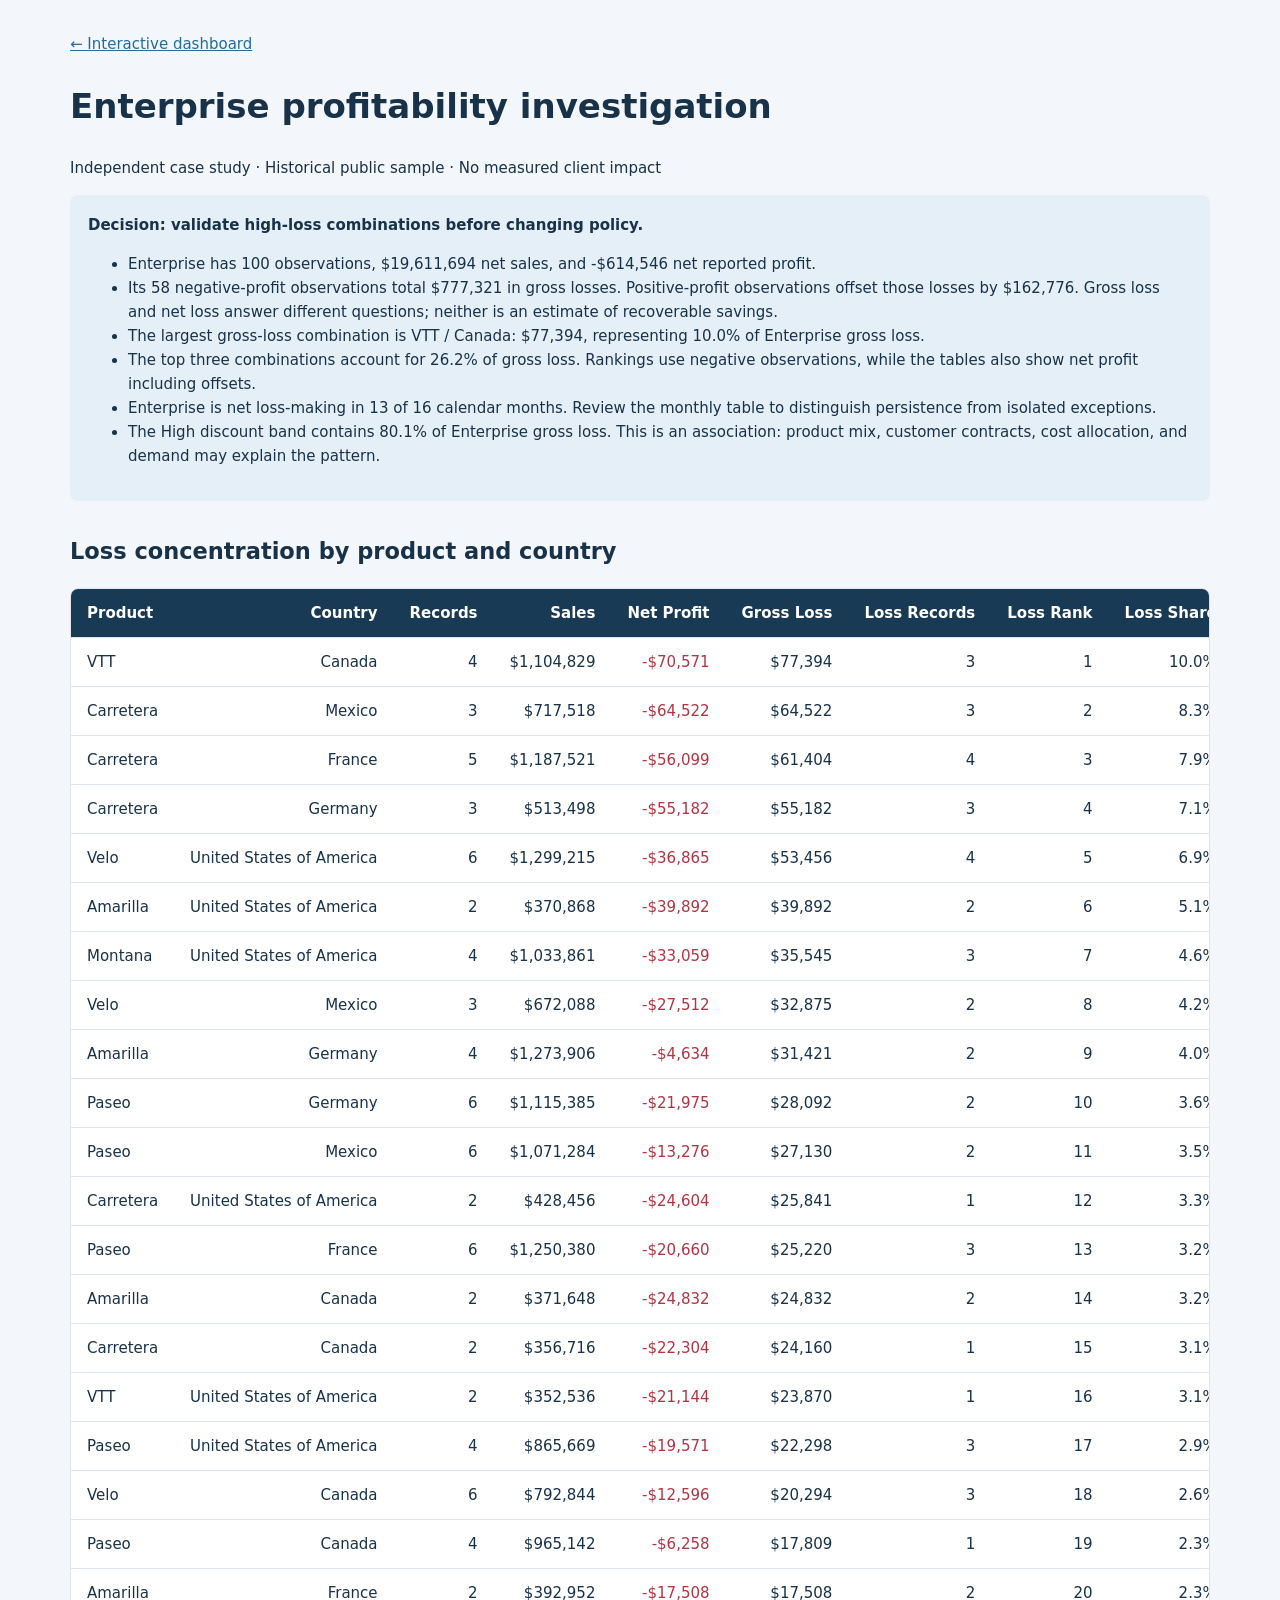
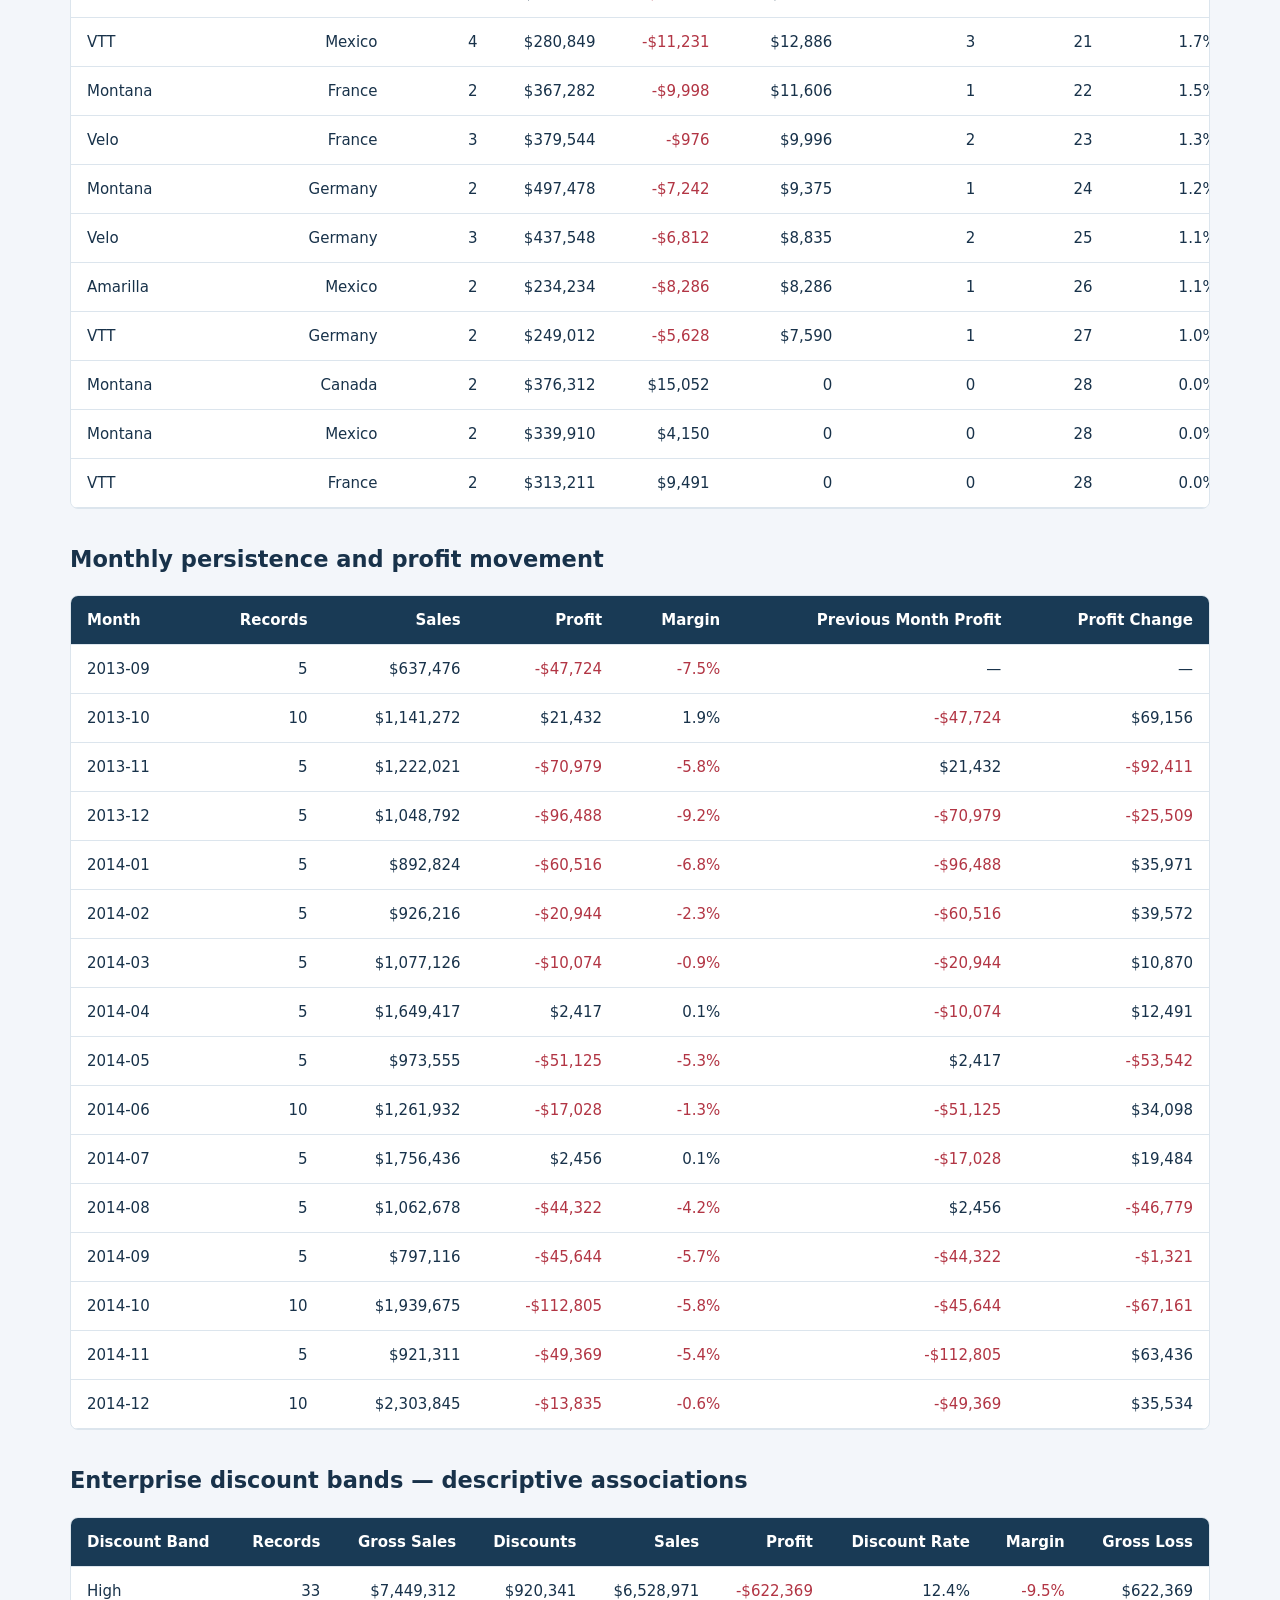
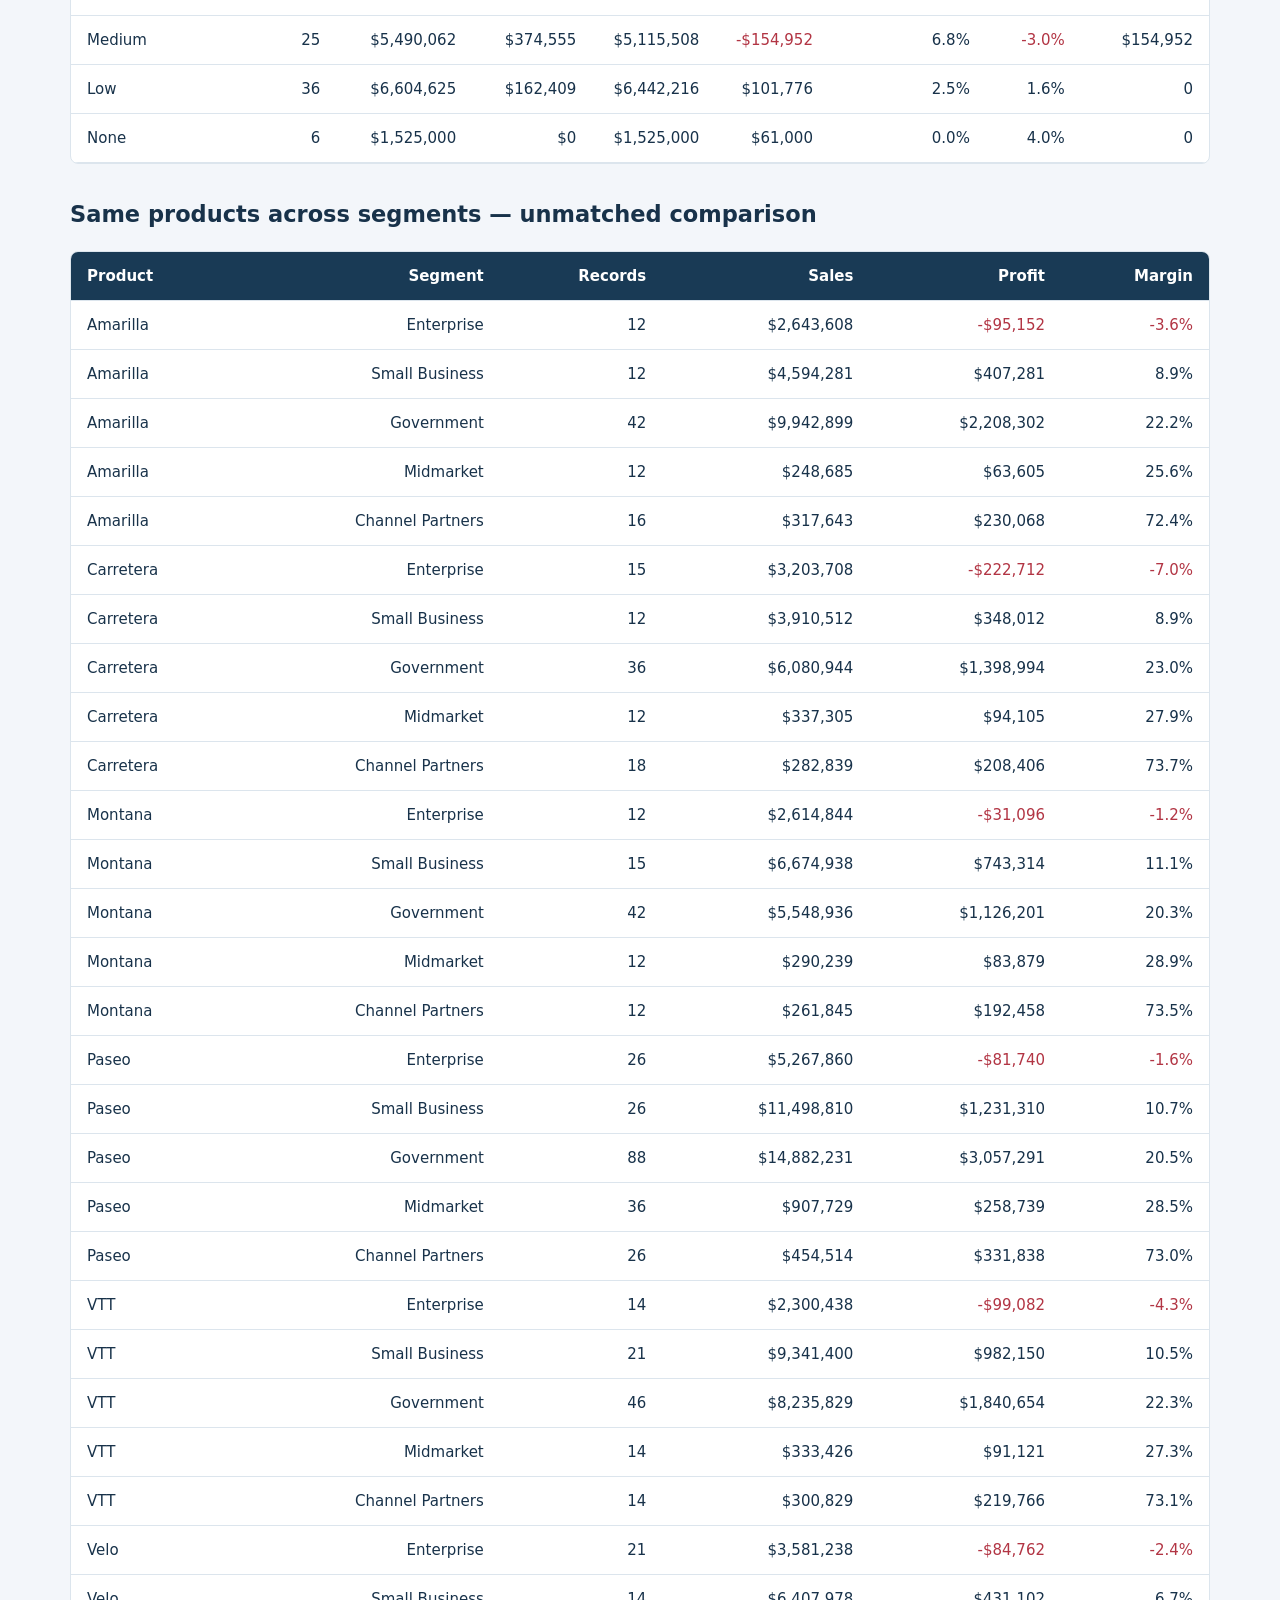
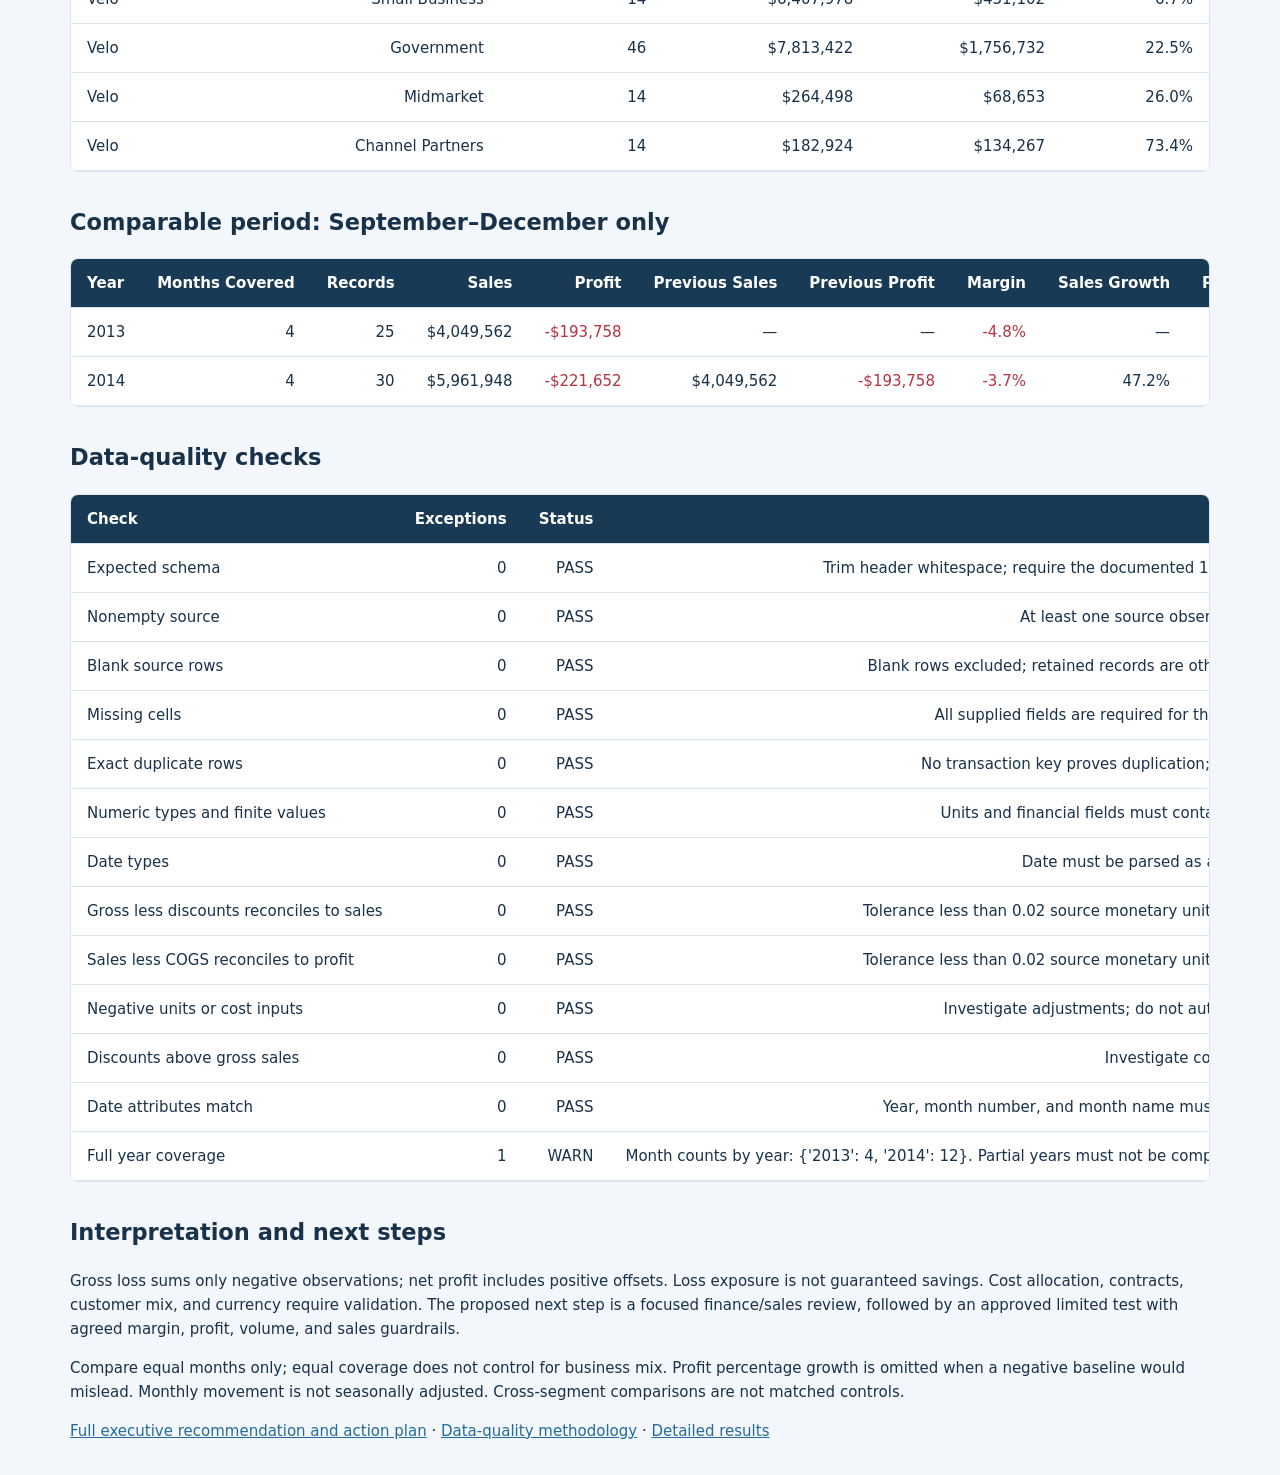
<file: projects/sales-margin/investigation.html>
<!doctype html><html lang="en"><meta charset="utf-8"><meta name="viewport" content="width=device-width,initial-scale=1"><title>Enterprise Investigation</title><style>*{box-sizing:border-box}body{font:15px/1.6 system-ui;background:#f3f6fa;color:#18324a;margin:0}main{max-width:1180px;margin:auto;padding:32px 20px}h1{font-size:34px}h2{margin-top:32px}a{color:#216c9d}.scroll{overflow:auto;background:white;border:1px solid #dce5ed;border-radius:8px}table{border-collapse:collapse;width:100%;font-variant-numeric:tabular-nums}td,th{padding:12px 16px;border-bottom:1px solid #dce5ed;text-align:right;white-space:nowrap}td:first-child,th:first-child{text-align:left}th{background:#193a55;color:white}.negative{color:#b23544}.note{padding:18px;background:#e4eff8;border-radius:8px}section{margin-bottom:28px}</style><main><a href="dashboard.html">← Interactive dashboard</a><h1>Enterprise profitability investigation</h1><p>Independent case study · Historical public sample · No measured client impact</p><div class="note"><strong>Decision: validate high-loss combinations before changing policy.</strong><ul><li>Enterprise has 100 observations, $19,611,694 net sales, and -$614,546 net reported profit.</li><li>Its 58 negative-profit observations total $777,321 in gross losses. Positive-profit observations offset those losses by $162,776. Gross loss and net loss answer different questions; neither is an estimate of recoverable savings.</li><li>The largest gross-loss combination is VTT / Canada: $77,394, representing 10.0% of Enterprise gross loss.</li><li>The top three combinations account for 26.2% of gross loss. Rankings use negative observations, while the tables also show net profit including offsets.</li><li>Enterprise is net loss-making in 13 of 16 calendar months. Review the monthly table to distinguish persistence from isolated exceptions.</li><li>The High discount band contains 80.1% of Enterprise gross loss. This is an association: product mix, customer contracts, cost allocation, and demand may explain the pattern.</li></ul></div><section><h2>Loss concentration by product and country</h2><div class="scroll"><table><thead><tr><th>Product</th><th>Country</th><th>Records</th><th>Sales</th><th>Net Profit</th><th>Gross Loss</th><th>Loss Records</th><th>Loss Rank</th><th>Loss Share</th><th>Cumulative Loss Share</th></tr></thead><tbody><tr><td class="">VTT</td><td class="">Canada</td><td class="">4</td><td class="">$1,104,829</td><td class="negative">-$70,571</td><td class="">$77,394</td><td class="">3</td><td class="">1</td><td class="">10.0%</td><td class="">10.0%</td></tr><tr><td class="">Carretera</td><td class="">Mexico</td><td class="">3</td><td class="">$717,518</td><td class="negative">-$64,522</td><td class="">$64,522</td><td class="">3</td><td class="">2</td><td class="">8.3%</td><td class="">18.3%</td></tr><tr><td class="">Carretera</td><td class="">France</td><td class="">5</td><td class="">$1,187,521</td><td class="negative">-$56,099</td><td class="">$61,404</td><td class="">4</td><td class="">3</td><td class="">7.9%</td><td class="">26.2%</td></tr><tr><td class="">Carretera</td><td class="">Germany</td><td class="">3</td><td class="">$513,498</td><td class="negative">-$55,182</td><td class="">$55,182</td><td class="">3</td><td class="">4</td><td class="">7.1%</td><td class="">33.3%</td></tr><tr><td class="">Velo</td><td class="">United States of America</td><td class="">6</td><td class="">$1,299,215</td><td class="negative">-$36,865</td><td class="">$53,456</td><td class="">4</td><td class="">5</td><td class="">6.9%</td><td class="">40.1%</td></tr><tr><td class="">Amarilla</td><td class="">United States of America</td><td class="">2</td><td class="">$370,868</td><td class="negative">-$39,892</td><td class="">$39,892</td><td class="">2</td><td class="">6</td><td class="">5.1%</td><td class="">45.3%</td></tr><tr><td class="">Montana</td><td class="">United States of America</td><td class="">4</td><td class="">$1,033,861</td><td class="negative">-$33,059</td><td class="">$35,545</td><td class="">3</td><td class="">7</td><td class="">4.6%</td><td class="">49.8%</td></tr><tr><td class="">Velo</td><td class="">Mexico</td><td class="">3</td><td class="">$672,088</td><td class="negative">-$27,512</td><td class="">$32,875</td><td class="">2</td><td class="">8</td><td class="">4.2%</td><td class="">54.1%</td></tr><tr><td class="">Amarilla</td><td class="">Germany</td><td class="">4</td><td class="">$1,273,906</td><td class="negative">-$4,634</td><td class="">$31,421</td><td class="">2</td><td class="">9</td><td class="">4.0%</td><td class="">58.1%</td></tr><tr><td class="">Paseo</td><td class="">Germany</td><td class="">6</td><td class="">$1,115,385</td><td class="negative">-$21,975</td><td class="">$28,092</td><td class="">2</td><td class="">10</td><td class="">3.6%</td><td class="">61.7%</td></tr><tr><td class="">Paseo</td><td class="">Mexico</td><td class="">6</td><td class="">$1,071,284</td><td class="negative">-$13,276</td><td class="">$27,130</td><td class="">2</td><td class="">11</td><td class="">3.5%</td><td class="">65.2%</td></tr><tr><td class="">Carretera</td><td class="">United States of America</td><td class="">2</td><td class="">$428,456</td><td class="negative">-$24,604</td><td class="">$25,841</td><td class="">1</td><td class="">12</td><td class="">3.3%</td><td class="">68.5%</td></tr><tr><td class="">Paseo</td><td class="">France</td><td class="">6</td><td class="">$1,250,380</td><td class="negative">-$20,660</td><td class="">$25,220</td><td class="">3</td><td class="">13</td><td class="">3.2%</td><td class="">71.8%</td></tr><tr><td class="">Amarilla</td><td class="">Canada</td><td class="">2</td><td class="">$371,648</td><td class="negative">-$24,832</td><td class="">$24,832</td><td class="">2</td><td class="">14</td><td class="">3.2%</td><td class="">75.0%</td></tr><tr><td class="">Carretera</td><td class="">Canada</td><td class="">2</td><td class="">$356,716</td><td class="negative">-$22,304</td><td class="">$24,160</td><td class="">1</td><td class="">15</td><td class="">3.1%</td><td class="">78.1%</td></tr><tr><td class="">VTT</td><td class="">United States of America</td><td class="">2</td><td class="">$352,536</td><td class="negative">-$21,144</td><td class="">$23,870</td><td class="">1</td><td class="">16</td><td class="">3.1%</td><td class="">81.2%</td></tr><tr><td class="">Paseo</td><td class="">United States of America</td><td class="">4</td><td class="">$865,669</td><td class="negative">-$19,571</td><td class="">$22,298</td><td class="">3</td><td class="">17</td><td class="">2.9%</td><td class="">84.0%</td></tr><tr><td class="">Velo</td><td class="">Canada</td><td class="">6</td><td class="">$792,844</td><td class="negative">-$12,596</td><td class="">$20,294</td><td class="">3</td><td class="">18</td><td class="">2.6%</td><td class="">86.6%</td></tr><tr><td class="">Paseo</td><td class="">Canada</td><td class="">4</td><td class="">$965,142</td><td class="negative">-$6,258</td><td class="">$17,809</td><td class="">1</td><td class="">19</td><td class="">2.3%</td><td class="">88.9%</td></tr><tr><td class="">Amarilla</td><td class="">France</td><td class="">2</td><td class="">$392,952</td><td class="negative">-$17,508</td><td class="">$17,508</td><td class="">2</td><td class="">20</td><td class="">2.3%</td><td class="">91.2%</td></tr><tr><td class="">VTT</td><td class="">Mexico</td><td class="">4</td><td class="">$280,849</td><td class="negative">-$11,231</td><td class="">$12,886</td><td class="">3</td><td class="">21</td><td class="">1.7%</td><td class="">92.8%</td></tr><tr><td class="">Montana</td><td class="">France</td><td class="">2</td><td class="">$367,282</td><td class="negative">-$9,998</td><td class="">$11,606</td><td class="">1</td><td class="">22</td><td class="">1.5%</td><td class="">94.3%</td></tr><tr><td class="">Velo</td><td class="">France</td><td class="">3</td><td class="">$379,544</td><td class="negative">-$976</td><td class="">$9,996</td><td class="">2</td><td class="">23</td><td class="">1.3%</td><td class="">95.6%</td></tr><tr><td class="">Montana</td><td class="">Germany</td><td class="">2</td><td class="">$497,478</td><td class="negative">-$7,242</td><td class="">$9,375</td><td class="">1</td><td class="">24</td><td class="">1.2%</td><td class="">96.8%</td></tr><tr><td class="">Velo</td><td class="">Germany</td><td class="">3</td><td class="">$437,548</td><td class="negative">-$6,812</td><td class="">$8,835</td><td class="">2</td><td class="">25</td><td class="">1.1%</td><td class="">98.0%</td></tr><tr><td class="">Amarilla</td><td class="">Mexico</td><td class="">2</td><td class="">$234,234</td><td class="negative">-$8,286</td><td class="">$8,286</td><td class="">1</td><td class="">26</td><td class="">1.1%</td><td class="">99.0%</td></tr><tr><td class="">VTT</td><td class="">Germany</td><td class="">2</td><td class="">$249,012</td><td class="negative">-$5,628</td><td class="">$7,590</td><td class="">1</td><td class="">27</td><td class="">1.0%</td><td class="">100.0%</td></tr><tr><td class="">Montana</td><td class="">Canada</td><td class="">2</td><td class="">$376,312</td><td class="">$15,052</td><td class="">0</td><td class="">0</td><td class="">28</td><td class="">0.0%</td><td class="">100.0%</td></tr><tr><td class="">Montana</td><td class="">Mexico</td><td class="">2</td><td class="">$339,910</td><td class="">$4,150</td><td class="">0</td><td class="">0</td><td class="">28</td><td class="">0.0%</td><td class="">100.0%</td></tr><tr><td class="">VTT</td><td class="">France</td><td class="">2</td><td class="">$313,211</td><td class="">$9,491</td><td class="">0</td><td class="">0</td><td class="">28</td><td class="">0.0%</td><td class="">100.0%</td></tr></tbody></table></div></section><section><h2>Monthly persistence and profit movement</h2><div class="scroll"><table><thead><tr><th>Month</th><th>Records</th><th>Sales</th><th>Profit</th><th>Margin</th><th>Previous Month Profit</th><th>Profit Change</th></tr></thead><tbody><tr><td class="">2013-09</td><td class="">5</td><td class="">$637,476</td><td class="negative">-$47,724</td><td class="negative">-7.5%</td><td class="">—</td><td class="">—</td></tr><tr><td class="">2013-10</td><td class="">10</td><td class="">$1,141,272</td><td class="">$21,432</td><td class="">1.9%</td><td class="negative">-$47,724</td><td class="">$69,156</td></tr><tr><td class="">2013-11</td><td class="">5</td><td class="">$1,222,021</td><td class="negative">-$70,979</td><td class="negative">-5.8%</td><td class="">$21,432</td><td class="negative">-$92,411</td></tr><tr><td class="">2013-12</td><td class="">5</td><td class="">$1,048,792</td><td class="negative">-$96,488</td><td class="negative">-9.2%</td><td class="negative">-$70,979</td><td class="negative">-$25,509</td></tr><tr><td class="">2014-01</td><td class="">5</td><td class="">$892,824</td><td class="negative">-$60,516</td><td class="negative">-6.8%</td><td class="negative">-$96,488</td><td class="">$35,971</td></tr><tr><td class="">2014-02</td><td class="">5</td><td class="">$926,216</td><td class="negative">-$20,944</td><td class="negative">-2.3%</td><td class="negative">-$60,516</td><td class="">$39,572</td></tr><tr><td class="">2014-03</td><td class="">5</td><td class="">$1,077,126</td><td class="negative">-$10,074</td><td class="negative">-0.9%</td><td class="negative">-$20,944</td><td class="">$10,870</td></tr><tr><td class="">2014-04</td><td class="">5</td><td class="">$1,649,417</td><td class="">$2,417</td><td class="">0.1%</td><td class="negative">-$10,074</td><td class="">$12,491</td></tr><tr><td class="">2014-05</td><td class="">5</td><td class="">$973,555</td><td class="negative">-$51,125</td><td class="negative">-5.3%</td><td class="">$2,417</td><td class="negative">-$53,542</td></tr><tr><td class="">2014-06</td><td class="">10</td><td class="">$1,261,932</td><td class="negative">-$17,028</td><td class="negative">-1.3%</td><td class="negative">-$51,125</td><td class="">$34,098</td></tr><tr><td class="">2014-07</td><td class="">5</td><td class="">$1,756,436</td><td class="">$2,456</td><td class="">0.1%</td><td class="negative">-$17,028</td><td class="">$19,484</td></tr><tr><td class="">2014-08</td><td class="">5</td><td class="">$1,062,678</td><td class="negative">-$44,322</td><td class="negative">-4.2%</td><td class="">$2,456</td><td class="negative">-$46,779</td></tr><tr><td class="">2014-09</td><td class="">5</td><td class="">$797,116</td><td class="negative">-$45,644</td><td class="negative">-5.7%</td><td class="negative">-$44,322</td><td class="negative">-$1,321</td></tr><tr><td class="">2014-10</td><td class="">10</td><td class="">$1,939,675</td><td class="negative">-$112,805</td><td class="negative">-5.8%</td><td class="negative">-$45,644</td><td class="negative">-$67,161</td></tr><tr><td class="">2014-11</td><td class="">5</td><td class="">$921,311</td><td class="negative">-$49,369</td><td class="negative">-5.4%</td><td class="negative">-$112,805</td><td class="">$63,436</td></tr><tr><td class="">2014-12</td><td class="">10</td><td class="">$2,303,845</td><td class="negative">-$13,835</td><td class="negative">-0.6%</td><td class="negative">-$49,369</td><td class="">$35,534</td></tr></tbody></table></div></section><section><h2>Enterprise discount bands — descriptive associations</h2><div class="scroll"><table><thead><tr><th>Discount Band</th><th>Records</th><th>Gross Sales</th><th>Discounts</th><th>Sales</th><th>Profit</th><th>Discount Rate</th><th>Margin</th><th>Gross Loss</th></tr></thead><tbody><tr><td class="">High</td><td class="">33</td><td class="">$7,449,312</td><td class="">$920,341</td><td class="">$6,528,971</td><td class="negative">-$622,369</td><td class="">12.4%</td><td class="negative">-9.5%</td><td class="">$622,369</td></tr><tr><td class="">Medium</td><td class="">25</td><td class="">$5,490,062</td><td class="">$374,555</td><td class="">$5,115,508</td><td class="negative">-$154,952</td><td class="">6.8%</td><td class="negative">-3.0%</td><td class="">$154,952</td></tr><tr><td class="">Low</td><td class="">36</td><td class="">$6,604,625</td><td class="">$162,409</td><td class="">$6,442,216</td><td class="">$101,776</td><td class="">2.5%</td><td class="">1.6%</td><td class="">0</td></tr><tr><td class="">None</td><td class="">6</td><td class="">$1,525,000</td><td class="">$0</td><td class="">$1,525,000</td><td class="">$61,000</td><td class="">0.0%</td><td class="">4.0%</td><td class="">0</td></tr></tbody></table></div></section><section><h2>Same products across segments — unmatched comparison</h2><div class="scroll"><table><thead><tr><th>Product</th><th>Segment</th><th>Records</th><th>Sales</th><th>Profit</th><th>Margin</th></tr></thead><tbody><tr><td class="">Amarilla</td><td class="">Enterprise</td><td class="">12</td><td class="">$2,643,608</td><td class="negative">-$95,152</td><td class="negative">-3.6%</td></tr><tr><td class="">Amarilla</td><td class="">Small Business</td><td class="">12</td><td class="">$4,594,281</td><td class="">$407,281</td><td class="">8.9%</td></tr><tr><td class="">Amarilla</td><td class="">Government</td><td class="">42</td><td class="">$9,942,899</td><td class="">$2,208,302</td><td class="">22.2%</td></tr><tr><td class="">Amarilla</td><td class="">Midmarket</td><td class="">12</td><td class="">$248,685</td><td class="">$63,605</td><td class="">25.6%</td></tr><tr><td class="">Amarilla</td><td class="">Channel Partners</td><td class="">16</td><td class="">$317,643</td><td class="">$230,068</td><td class="">72.4%</td></tr><tr><td class="">Carretera</td><td class="">Enterprise</td><td class="">15</td><td class="">$3,203,708</td><td class="negative">-$222,712</td><td class="negative">-7.0%</td></tr><tr><td class="">Carretera</td><td class="">Small Business</td><td class="">12</td><td class="">$3,910,512</td><td class="">$348,012</td><td class="">8.9%</td></tr><tr><td class="">Carretera</td><td class="">Government</td><td class="">36</td><td class="">$6,080,944</td><td class="">$1,398,994</td><td class="">23.0%</td></tr><tr><td class="">Carretera</td><td class="">Midmarket</td><td class="">12</td><td class="">$337,305</td><td class="">$94,105</td><td class="">27.9%</td></tr><tr><td class="">Carretera</td><td class="">Channel Partners</td><td class="">18</td><td class="">$282,839</td><td class="">$208,406</td><td class="">73.7%</td></tr><tr><td class="">Montana</td><td class="">Enterprise</td><td class="">12</td><td class="">$2,614,844</td><td class="negative">-$31,096</td><td class="negative">-1.2%</td></tr><tr><td class="">Montana</td><td class="">Small Business</td><td class="">15</td><td class="">$6,674,938</td><td class="">$743,314</td><td class="">11.1%</td></tr><tr><td class="">Montana</td><td class="">Government</td><td class="">42</td><td class="">$5,548,936</td><td class="">$1,126,201</td><td class="">20.3%</td></tr><tr><td class="">Montana</td><td class="">Midmarket</td><td class="">12</td><td class="">$290,239</td><td class="">$83,879</td><td class="">28.9%</td></tr><tr><td class="">Montana</td><td class="">Channel Partners</td><td class="">12</td><td class="">$261,845</td><td class="">$192,458</td><td class="">73.5%</td></tr><tr><td class="">Paseo</td><td class="">Enterprise</td><td class="">26</td><td class="">$5,267,860</td><td class="negative">-$81,740</td><td class="negative">-1.6%</td></tr><tr><td class="">Paseo</td><td class="">Small Business</td><td class="">26</td><td class="">$11,498,810</td><td class="">$1,231,310</td><td class="">10.7%</td></tr><tr><td class="">Paseo</td><td class="">Government</td><td class="">88</td><td class="">$14,882,231</td><td class="">$3,057,291</td><td class="">20.5%</td></tr><tr><td class="">Paseo</td><td class="">Midmarket</td><td class="">36</td><td class="">$907,729</td><td class="">$258,739</td><td class="">28.5%</td></tr><tr><td class="">Paseo</td><td class="">Channel Partners</td><td class="">26</td><td class="">$454,514</td><td class="">$331,838</td><td class="">73.0%</td></tr><tr><td class="">VTT</td><td class="">Enterprise</td><td class="">14</td><td class="">$2,300,438</td><td class="negative">-$99,082</td><td class="negative">-4.3%</td></tr><tr><td class="">VTT</td><td class="">Small Business</td><td class="">21</td><td class="">$9,341,400</td><td class="">$982,150</td><td class="">10.5%</td></tr><tr><td class="">VTT</td><td class="">Government</td><td class="">46</td><td class="">$8,235,829</td><td class="">$1,840,654</td><td class="">22.3%</td></tr><tr><td class="">VTT</td><td class="">Midmarket</td><td class="">14</td><td class="">$333,426</td><td class="">$91,121</td><td class="">27.3%</td></tr><tr><td class="">VTT</td><td class="">Channel Partners</td><td class="">14</td><td class="">$300,829</td><td class="">$219,766</td><td class="">73.1%</td></tr><tr><td class="">Velo</td><td class="">Enterprise</td><td class="">21</td><td class="">$3,581,238</td><td class="negative">-$84,762</td><td class="negative">-2.4%</td></tr><tr><td class="">Velo</td><td class="">Small Business</td><td class="">14</td><td class="">$6,407,978</td><td class="">$431,102</td><td class="">6.7%</td></tr><tr><td class="">Velo</td><td class="">Government</td><td class="">46</td><td class="">$7,813,422</td><td class="">$1,756,732</td><td class="">22.5%</td></tr><tr><td class="">Velo</td><td class="">Midmarket</td><td class="">14</td><td class="">$264,498</td><td class="">$68,653</td><td class="">26.0%</td></tr><tr><td class="">Velo</td><td class="">Channel Partners</td><td class="">14</td><td class="">$182,924</td><td class="">$134,267</td><td class="">73.4%</td></tr></tbody></table></div></section><section><h2>Comparable period: September–December only</h2><div class="scroll"><table><thead><tr><th>Year</th><th>Months Covered</th><th>Records</th><th>Sales</th><th>Profit</th><th>Previous Sales</th><th>Previous Profit</th><th>Margin</th><th>Sales Growth</th><th>Profit Change</th></tr></thead><tbody><tr><td class="">2013</td><td class="">4</td><td class="">25</td><td class="">$4,049,562</td><td class="negative">-$193,758</td><td class="">—</td><td class="">—</td><td class="negative">-4.8%</td><td class="">—</td><td class="">—</td></tr><tr><td class="">2014</td><td class="">4</td><td class="">30</td><td class="">$5,961,948</td><td class="negative">-$221,652</td><td class="">$4,049,562</td><td class="negative">-$193,758</td><td class="negative">-3.7%</td><td class="">47.2%</td><td class="negative">-$27,895</td></tr></tbody></table></div></section><h2>Data-quality checks</h2><div class="scroll"><table><thead><tr><th>Check</th><th>Exceptions</th><th>Status</th><th>Explanation</th></tr></thead><tbody><tr><td class="">Expected schema</td><td class="">0</td><td class="">PASS</td><td class="">Trim header whitespace; require the documented 16-column schema.</td></tr><tr><td class="">Nonempty source</td><td class="">0</td><td class="">PASS</td><td class="">At least one source observation is required.</td></tr><tr><td class="">Blank source rows</td><td class="">0</td><td class="">PASS</td><td class="">Blank rows excluded; retained records are otherwise preserved.</td></tr><tr><td class="">Missing cells</td><td class="">0</td><td class="">PASS</td><td class="">All supplied fields are required for this source contract.</td></tr><tr><td class="">Exact duplicate rows</td><td class="">0</td><td class="">PASS</td><td class="">No transaction key proves duplication; report and retain.</td></tr><tr><td class="">Numeric types and finite values</td><td class="">0</td><td class="">PASS</td><td class="">Units and financial fields must contain finite numbers.</td></tr><tr><td class="">Date types</td><td class="">0</td><td class="">PASS</td><td class="">Date must be parsed as an Excel datetime.</td></tr><tr><td class="">Gross less discounts reconciles to sales</td><td class="">0</td><td class="">PASS</td><td class="">Tolerance less than 0.02 source monetary units per observation.</td></tr><tr><td class="">Sales less COGS reconciles to profit</td><td class="">0</td><td class="">PASS</td><td class="">Tolerance less than 0.02 source monetary units per observation.</td></tr><tr><td class="">Negative units or cost inputs</td><td class="">0</td><td class="">PASS</td><td class="">Investigate adjustments; do not automatically delete.</td></tr><tr><td class="">Discounts above gross sales</td><td class="">0</td><td class="">PASS</td><td class="">Investigate commercial context.</td></tr><tr><td class="">Date attributes match</td><td class="">0</td><td class="">PASS</td><td class="">Year, month number, and month name must agree with Date.</td></tr><tr><td class="">Full year coverage</td><td class="">1</td><td class="">WARN</td><td class="">Month counts by year: {&#x27;2013&#x27;: 4, &#x27;2014&#x27;: 12}. Partial years must not be compared as full years.</td></tr></tbody></table></div><h2>Interpretation and next steps</h2><p>Gross loss sums only negative observations; net profit includes positive offsets. Loss exposure is not guaranteed savings. Cost allocation, contracts, customer mix, and currency require validation. The proposed next step is a focused finance/sales review, followed by an approved limited test with agreed margin, profit, volume, and sales guardrails.</p><p>Compare equal months only; equal coverage does not control for business mix. Profit percentage growth is omitted when a negative baseline would mislead. Monthly movement is not seasonally adjusted. Cross-segment comparisons are not matched controls.</p><a href="enterprise-investigation.md">Full executive recommendation and action plan</a> · <a href="data-quality.md">Data-quality methodology</a> · <a href="investigation.json">Detailed results</a></main></html>
</file>
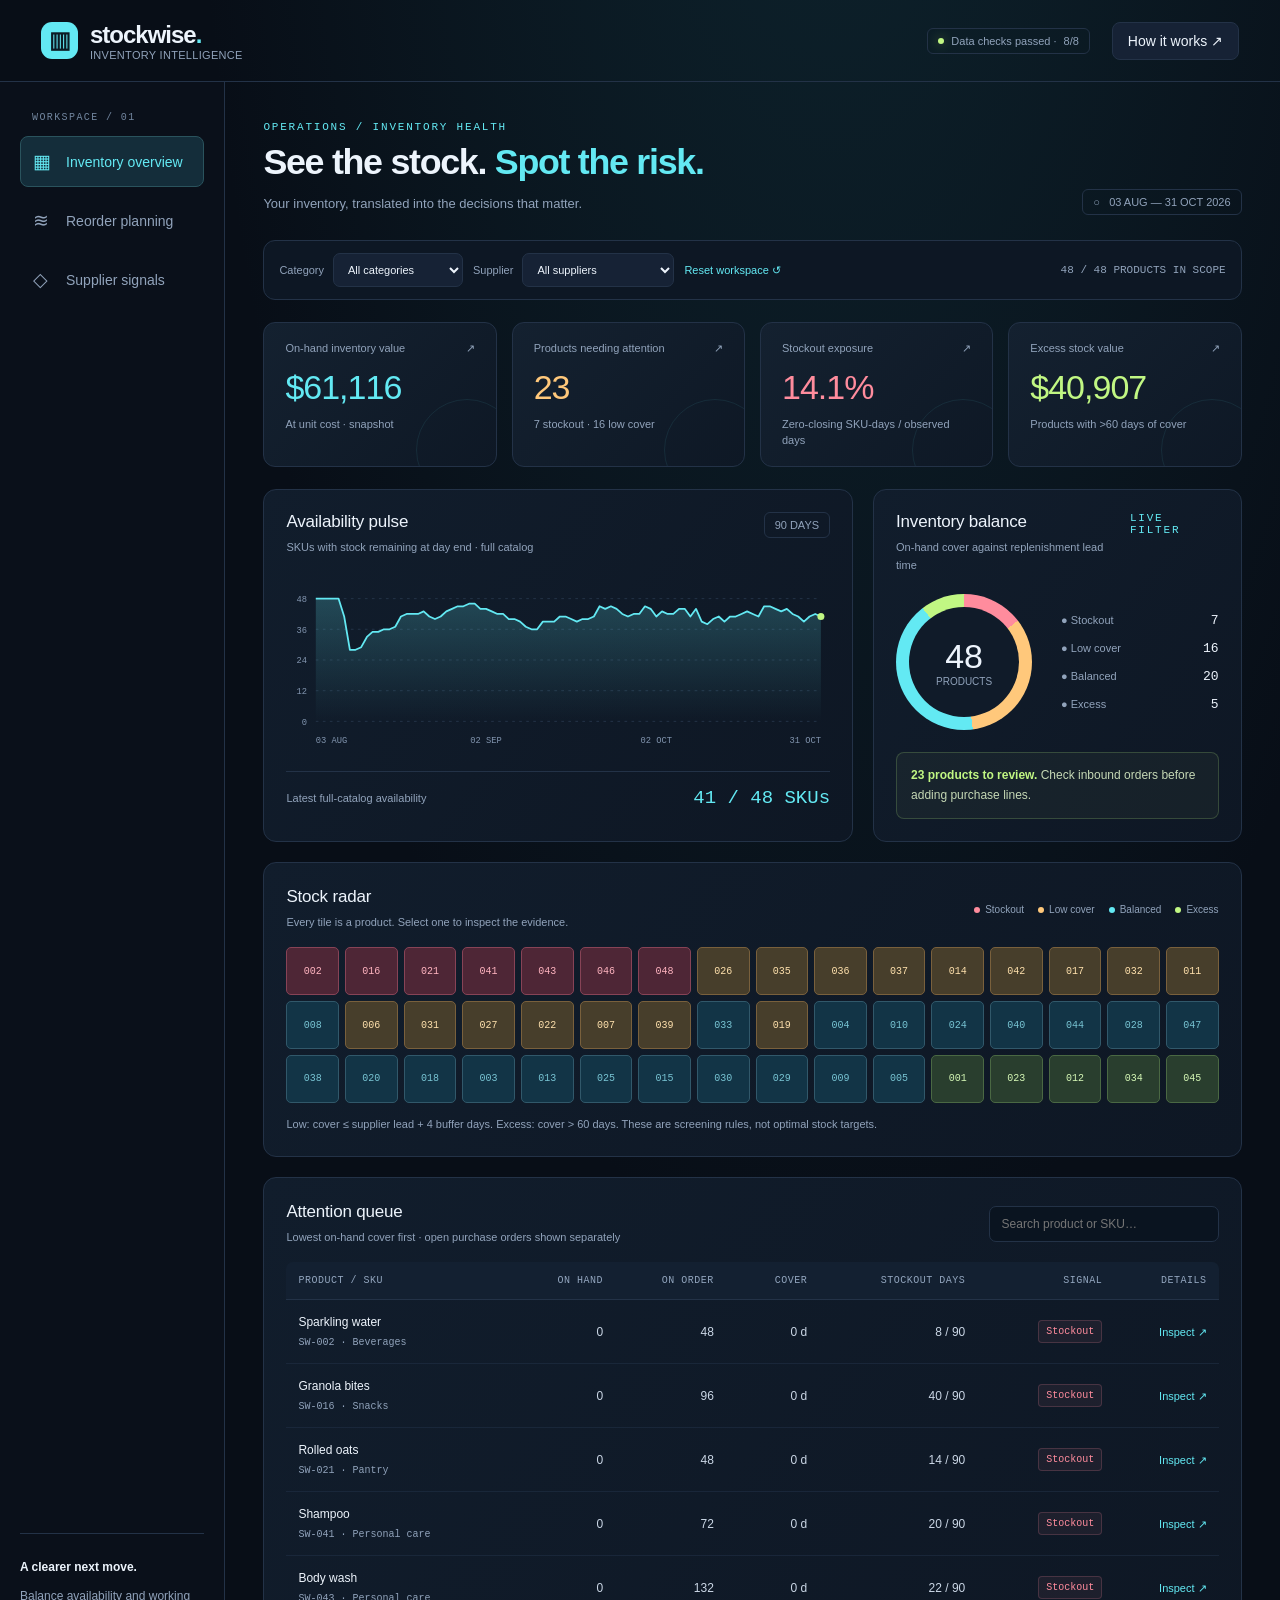
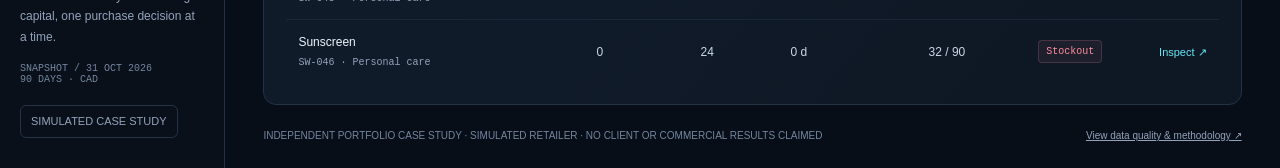
<file: projects/stockwise/dashboard.html>
<!doctype html>
<html lang="en"><head><meta charset="utf-8"><meta name="viewport" content="width=device-width,initial-scale=1"><title>StockWise • Inventory intelligence</title>
<style>
:root{color-scheme:dark;--bg:#080e17;--panel:#101a28;--line:#233247;--text:#edf4fc;--muted:#91a3bb;--cyan:#63e9f3;--lime:#c1f783;--amber:#ffc87b;--red:#ff8c9d;font-family:'Segoe UI',Arial,sans-serif;font-size:14px}*{box-sizing:border-box}body{margin:0;background:radial-gradient(ellipse at 65% -25%,#16465166,transparent 55%),var(--bg);color:var(--text)}button,input,select{font:inherit}button,a,input,select{outline-offset:4px}button:focus-visible,a:focus-visible{outline:2px solid var(--cyan)}button{cursor:pointer}a{color:var(--cyan)}button,select,input{color:var(--text)}button{border:1px solid var(--line);background:#162235;border-radius:8px;padding:10px 15px}button:hover{background:#25364c;border-color:#5a718f}.primary{background:var(--lime);border-color:var(--lime);color:#142215;font-weight:700}.primary:hover{background:#d4ffa6;color:#142215}header{height:82px;display:flex;align-items:center;justify-content:space-between;padding:0 3.2vw;border-bottom:1px solid var(--line);gap:20px}.brand{display:flex;gap:12px;align-items:center;font-size:24px;font-weight:700;letter-spacing:-1px}.brandmark{width:37px;height:37px;display:grid;place-items:center;background:var(--cyan);border-radius:11px;color:#0c1b24;font-size:23px}.brand small{font-size:11px;color:var(--muted);font-weight:400;letter-spacing:.3px;display:block}.header-right{display:flex;align-items:center;gap:22px}.pill{display:inline-flex;align-items:center;gap:7px;padding:6px 10px;font-size:11px;border-radius:6px;border:1px solid var(--line);color:var(--muted);white-space:nowrap}.dot{width:6px;height:6px;border-radius:50%;background:var(--lime);box-shadow:0 0 12px #c1f76677}.shell{display:grid;grid-template-columns:225px 1fr;min-height:calc(100vh - 82px)}aside{border-right:1px solid var(--line);padding:30px 20px;display:flex;flex-direction:column;gap:26px;background:#0a111bcc}aside .label{font:10px Consolas,monospace;letter-spacing:1.4px;color:#72869f;margin:0 12px 13px}nav{display:grid;gap:8px}nav button{background:transparent;border:1px solid transparent;text-align:left;color:var(--muted);display:flex;gap:12px;align-items:center;padding:13px 12px}nav button.active{color:var(--cyan);background:#142d3a;border-color:#2a535d}nav .ico{font-size:19px;width:21px}.side-note{margin-top:auto;border-top:1px solid var(--line);padding-top:23px;color:var(--muted);font-size:12px;line-height:1.7}.side-note strong{display:block;color:var(--text);margin-bottom:8px}.side-note .mini{font:10px Consolas,monospace;margin-top:16px;color:#72869f}main{padding:35px 3vw 24px;max-width:1800px;min-width:0}.eyebrow{font:11px Consolas,monospace;letter-spacing:1.8px;color:var(--cyan);text-transform:uppercase}.heading{display:flex;justify-content:space-between;align-items:end;gap:20px;margin-bottom:25px}h1,h2,h3{font-family:Bahnschrift,'Aptos Display','Segoe UI',sans-serif}h1{font-size:clamp(29px,2.8vw,44px);line-height:1.1;margin:10px 0 12px;letter-spacing:-1.3px;font-weight:600}.subtitle{color:var(--muted);margin:0;line-height:1.6;font-size:13px}.filters{display:flex;gap:10px;flex-wrap:wrap;align-items:center;background:#0d1724;border:1px solid var(--line);padding:12px 15px;border-radius:12px;margin-bottom:22px}.filters label{font-size:11px;color:var(--muted);display:flex;align-items:center;gap:9px}.filters select{background:#162235;border:1px solid var(--line);padding:9px 30px 9px 10px;border-radius:7px;max-width:220px}.filters .end{margin-left:auto;font:11px Consolas,monospace;color:var(--muted)}.kpis{display:grid;grid-template-columns:repeat(4,1fr);gap:15px;margin-bottom:22px}.kpi{padding:19px 21px;border:1px solid var(--line);border-radius:12px;background:linear-gradient(135deg,#142130,#0e1825);position:relative;overflow:hidden}.kpi:after{content:'';position:absolute;right:-22px;bottom:-35px;width:100px;height:100px;border:1px solid #5cd7e018;border-radius:50%}.kpi .tag{font-size:11px;color:var(--muted);display:flex;justify-content:space-between}.kpi .value{font:34px Bahnschrift,'Segoe UI',sans-serif;letter-spacing:-1px;margin:13px 0 8px}.kpi small{font-size:11px;color:var(--muted)}.cyan{color:var(--cyan)}.lime{color:var(--lime)}.amber{color:var(--amber)}.red{color:var(--red)}.grid{display:grid;grid-template-columns:minmax(0,1.6fr) minmax(290px,1fr);gap:20px;margin-bottom:20px}.panel{background:linear-gradient(130deg,#111d2c,#0e1724);border:1px solid var(--line);border-radius:13px;padding:22px;min-width:0}.panelhead{display:flex;justify-content:space-between;align-items:start;gap:12px;margin-bottom:20px}h2{font-size:17px;letter-spacing:-.2px;margin:0 0 7px;font-weight:500}h3{font-size:15px;margin:0 0 8px}.micro{font-size:11px;color:var(--muted);line-height:1.6}.legend{display:flex;gap:14px;flex-wrap:wrap;font-size:10px;color:var(--muted);align-items:center}.legend i{display:inline-block;width:6px;height:6px;background:var(--cyan);border-radius:50%;margin-right:5px}.chart{width:100%;height:180px;display:block;overflow:visible}.chart text{font:10px Consolas,monospace;fill:#8295af}.chart .gridline{stroke:#26364b;stroke-dasharray:3 5}.chart-note{display:flex;justify-content:space-between;align-items:center;border-top:1px solid var(--line);padding-top:15px;margin-top:14px;font-size:11px;color:var(--muted)}.chart-note b{color:var(--cyan);font:19px Consolas,monospace}.health{display:grid;grid-template-columns:140px 1fr;gap:25px;align-items:center;margin:12px 0 22px}.ring{width:136px;height:136px;border-radius:50%;background:conic-gradient(var(--red) 0 20%,var(--amber) 20% 40%,var(--cyan) 40% 70%,var(--lime) 70%);padding:13px;position:relative}.ring-inner{border-radius:50%;background:#101b29;width:100%;height:100%;display:flex;flex-direction:column;align-items:center;justify-content:center}.ring strong{font:34px Bahnschrift,'Segoe UI',sans-serif}.ring small{font-size:10px;color:var(--muted)}.health-key{display:grid;gap:13px}.health-key div{display:flex;align-items:center;justify-content:space-between;font-size:11px}.health-key span{color:var(--muted)}.health-key b{font:13px Consolas,monospace}.callout{padding:13px 14px;background:#c1f7830b;border:1px solid #c1f78330;border-radius:8px;font-size:12px;line-height:1.6;color:#c5d8b5}.callout strong{color:var(--lime)}.sectiontitle{display:flex;justify-content:space-between;align-items:center;margin:2px 0 16px;gap:16px}.sectiontitle .micro{margin-top:5px}.heatmap{display:grid;grid-template-columns:repeat(16,minmax(0,1fr));gap:6px;margin-bottom:13px}.tile{border-radius:5px;aspect-ratio:1.1;border:1px solid #31586a;background:#123446;color:#78c4d3;min-width:0;padding:0;font:10px Consolas,monospace;position:relative}.tile:hover{transform:translateY(-2px);border-color:#fff}.tile.zero{background:#4e2636;border-color:#874356;color:#ffb4c0}.tile.low{background:#473e2b;border-color:#79603c;color:#ffe1ad}.tile.excess{background:#293e2e;border-color:#4a6843;color:#d6f8b6}.tile.selected{outline:2px solid var(--text);outline-offset:2px}.tablewrap{overflow:auto;max-height:420px;border-radius:7px}table{width:100%;border-collapse:collapse;white-space:nowrap;font-size:12px}th{background:#132031;color:#92a5be;font:10px Consolas,monospace;letter-spacing:.5px;text-align:right;padding:13px 12px;position:sticky;top:0;z-index:1;border-bottom:1px solid var(--line)}th:first-child,td:first-child{text-align:left}td{text-align:right;padding:15px 12px;border-bottom:1px solid #20304599;color:#cbd7e6}td:first-child strong{display:block;color:var(--text);font-weight:500;margin-bottom:5px}td small{color:var(--muted);font:10px Consolas,monospace}tbody tr:hover{background:#1a293e}tbody tr:last-child td{border-bottom:0}.status{font:10px Consolas,monospace;border-radius:4px;padding:5px 7px;display:inline-block;background:#63e9f30e;color:var(--cyan);border:1px solid #63e9f32e}.status.low{background:#ffc87b10;border-color:#ffc87b30;color:var(--amber)}.status.zero{background:#ff8c9d10;border-color:#ff8c9d30;color:var(--red)}.status.excess{background:#c1f78310;border-color:#c1f78330;color:var(--lime)}.search{background:#0a1420;border:1px solid var(--line);border-radius:7px;padding:10px 12px;width:230px;font-size:12px}.footer{display:flex;justify-content:space-between;gap:20px;color:#72869f;font-size:10px;margin-top:22px;line-height:1.7}.footer button{background:none;border:0;padding:0;color:var(--muted);font-size:10px;text-decoration:underline}.page[hidden]{display:none}.controls{display:grid;grid-template-columns:repeat(5,1fr);gap:16px;margin-bottom:20px}.control label{display:block;color:var(--muted);font-size:11px;margin-bottom:10px}.control input{background:#0a1420;border:1px solid #45543a;border-radius:7px;width:100%;padding:11px;color:var(--lime);font:17px Consolas,monospace}.control small{display:block;color:var(--muted);font-size:10px;margin-top:7px}.budget-track{height:8px;background:#273548;border-radius:8px;margin:16px 0;overflow:hidden}.budget-fill{height:100%;background:linear-gradient(90deg,var(--cyan),var(--lime));border-radius:8px}.plan-summary{display:grid;grid-template-columns:repeat(3,1fr);gap:20px;padding-bottom:20px}.plan-summary strong{display:block;font:28px Bahnschrift,'Segoe UI',sans-serif;margin-top:8px}.supplier-grid{display:grid;grid-template-columns:repeat(2,1fr);gap:20px}.supplier-card h3{font-size:20px}.supplier-card .score{font:48px Bahnschrift,'Segoe UI',sans-serif;margin:22px 0 10px}.supplier-detail{display:grid;grid-template-columns:repeat(3,1fr);gap:10px;padding-top:18px;border-top:1px solid var(--line);margin-top:20px}.supplier-detail b{display:block;color:var(--text);font:20px Consolas,monospace;margin-bottom:8px}.empty{padding:40px;text-align:center;color:var(--muted)}dialog{background:#111d2c;color:var(--text);border:1px solid #3a526b;border-radius:15px;padding:28px;max-width:620px;width:90%;box-shadow:0 20px 100px #0008}dialog::backdrop{background:#030810bb;backdrop-filter:blur(4px)}dialog h2{font-size:25px}dialog p,dialog li{color:#aebfd3;line-height:1.8;font-size:13px}.detail-grid{display:grid;grid-template-columns:repeat(2,1fr);gap:18px;margin:25px 0}.detail-grid b{display:block;font:25px Consolas,monospace;margin-top:6px}.detail-grid small{color:var(--muted)}.toast{position:fixed;bottom:25px;right:25px;background:#253d34;color:var(--lime);padding:15px 22px;border-radius:8px;border:1px solid #63975c;z-index:10;font-size:12px}.error{color:var(--red);margin:0 0 15px;font-size:12px}button.textbtn{background:none;border:0;padding:0;color:var(--cyan);font-size:11px}#quality-list{line-height:2.3;padding-left:20px}.breakdown{margin:22px 0}.barrow{display:grid;grid-template-columns:90px 1fr 40px;align-items:center;gap:10px;font-size:11px;color:var(--muted);margin:14px 0}.bar{height:7px;background:#213247;border-radius:5px;overflow:hidden}.bar i{display:block;background:var(--cyan);height:100%;border-radius:5px}
@media(min-width:1600px){main{padding-left:45px;padding-right:45px}.chart{height:210px}}@media(max-width:1100px){.shell{grid-template-columns:175px 1fr}aside{padding:25px 10px}main{padding:28px 22px}.grid{grid-template-columns:1fr}.kpis{gap:10px}.kpi{padding:16px}.kpi .value{font-size:28px}.health{grid-template-columns:140px 1fr}.header-right .pill{display:none}.controls{grid-template-columns:repeat(3,1fr)}}@media(max-width:700px){header{height:70px;padding:0 18px}.brand{font-size:22px}.header-right{gap:6px}.header-right button{font-size:11px;padding:9px}.shell{display:block}aside{border-right:0;border-bottom:1px solid var(--line);padding:10px 14px;display:block}aside .label,aside .side-note{display:none}nav{display:flex;gap:3px}nav button{font-size:11px;flex:1;padding:9px 7px;justify-content:center;gap:6px}nav .ico{font-size:15px;width:auto}main{padding:24px 16px}.heading{align-items:start;flex-direction:column}.heading .pill{display:none}h1{font-size:33px}.filters{gap:11px;padding:12px}.filters label{width:100%;justify-content:space-between}.filters select{width:70%;max-width:none}.filters .end{margin:0}.kpis{grid-template-columns:repeat(2,1fr)}.kpi{padding:16px 13px}.kpi .tag{font-size:10px}.kpi .value{font-size:29px}.kpi small{font-size:10px}.panel{padding:18px}.heatmap{grid-template-columns:repeat(8,1fr)}.tile{font-size:9px}.chart{height:165px}.sectiontitle{flex-wrap:wrap}.search{width:100%}.controls{grid-template-columns:repeat(2,1fr)}.supplier-grid{grid-template-columns:1fr}.plan-summary{gap:10px}.plan-summary strong{font-size:23px}.footer{flex-direction:column;gap:6px}.legend{gap:9px}.health{gap:18px}.panelhead{gap:6px}}
@media(prefers-reduced-motion:reduce){*{scroll-behavior:auto!important;transition:none!important;transform:none!important}}

.projection{margin:18px 0;padding:16px;border:1px solid var(--line);border-radius:12px;background:#0a1422}
.projection label{display:flex;align-items:center;gap:8px;font-size:12px;margin:12px 0}
.projection select{background:var(--panel);color:var(--text);border:1px solid var(--line);padding:5px}
.projection-bars{display:grid;grid-template-columns:repeat(14,minmax(0,1fr));gap:4px;margin:12px 0}
.projection-day{display:grid;grid-template-rows:50px auto;gap:4px;text-align:center;font-size:10px;color:var(--muted)}
.projection-track{display:flex;align-items:flex-end;background:#162235;border-radius:3px}
.projection-track i{width:100%;background:var(--cyan);border-radius:3px}
.projection-day.gap .projection-track{background:#442334;outline:1px solid var(--red)}
.projection summary{cursor:pointer;color:var(--cyan);font-size:12px}
#policy-review{margin:18px 0}
#policy-review td,#policy-review th{text-align:right}
#policy-review td:first-child,#policy-review th:first-child{text-align:left}
</style></head><body>
<header><div class="brand"><span class="brandmark" aria-hidden="true">▥</span><div>stockwise<span class="cyan">.</span><small>INVENTORY INTELLIGENCE</small></div></div><div class="header-right"><span class="pill"><span class="dot"></span>Data checks passed · <span id="checkcount"></span></span><button id="method-btn">How it works ↗</button></div></header>
<div class="shell"><aside><div><p class="label">WORKSPACE / 01</p><nav aria-label="Dashboard views"><button data-page="overview" class="active" aria-current="page"><span class="ico" aria-hidden="true">▦</span>Inventory overview</button><button data-page="planning"><span class="ico" aria-hidden="true">≋</span>Reorder planning</button><button data-page="suppliers"><span class="ico" aria-hidden="true">◇</span>Supplier signals</button></nav></div><div class="side-note"><strong>A clearer next move.</strong>Balance availability and working capital, one purchase decision at a time.<div class="mini">SNAPSHOT / 31 OCT 2026<br>90 DAYS · CAD</div><br><span class="pill">SIMULATED CASE STUDY</span></div></aside>
<main><div class="heading"><div><span class="eyebrow" id="eyebrow">OPERATIONS / INVENTORY HEALTH</span><h1 id="page-title">See the stock. <span class="cyan">Spot the risk.</span></h1><p class="subtitle" id="page-desc">Your inventory, translated into the decisions that matter.</p></div><span class="pill">○ &nbsp; 03 AUG — 31 OCT 2026</span></div>
<div class="filters"><label>Category <select id="category" aria-label="Filter category"><option value="">All categories</option></select></label><label>Supplier <select id="supplier" aria-label="Filter supplier"><option value="">All suppliers</option></select></label><button id="reset" class="textbtn">Reset workspace ↺</button><span class="end" id="scope"></span></div>
<section id="overview" class="page" aria-label="Inventory overview"><div class="kpis" id="overview-kpis"></div>
<div class="grid"><article class="panel"><div class="panelhead"><div><h2>Availability pulse</h2><div class="micro">SKUs with stock remaining at day end · full catalog</div></div><span class="pill">90 DAYS</span></div><svg class="chart" id="pulse" viewBox="0 0 620 180" role="img" aria-label="Daily full-catalog stock availability over 90 days"></svg><div class="chart-note"><span>Latest full-catalog availability</span><b id="pulse-latest"></b></div></article><article class="panel"><div class="panelhead"><div><h2>Inventory balance</h2><div class="micro">On-hand cover against replenishment lead time</div></div><span class="eyebrow">LIVE FILTER</span></div><div class="health"><div class="ring" id="health-ring"><div class="ring-inner"><strong id="sku-count"></strong><small>PRODUCTS</small></div></div><div class="health-key" id="health-key"></div></div><div class="callout" id="health-callout"></div></article></div>
<article class="panel" style="margin-bottom:20px"><div class="sectiontitle"><div><h2>Stock radar</h2><div class="micro">Every tile is a product. Select one to inspect the evidence.</div></div><div class="legend"><span><i style="background:var(--red)"></i>Stockout</span><span><i style="background:var(--amber)"></i>Low cover</span><span><i></i>Balanced</span><span><i style="background:var(--lime)"></i>Excess</span></div></div><div id="radar" class="heatmap"></div><div class="micro">Low: cover ≤ supplier lead + 4 buffer days. Excess: cover &gt; 60 days. These are screening rules, not optimal stock targets.</div></article>
<article class="panel"><div class="sectiontitle"><div><h2>Attention queue</h2><div class="micro">Lowest on-hand cover first · open purchase orders shown separately</div></div><input id="search" class="search" type="search" placeholder="Search product or SKU…" aria-label="Search inventory products"></div><div class="tablewrap"><table><thead><tr><th scope="col">PRODUCT / SKU</th><th scope="col">ON HAND</th><th scope="col">ON ORDER</th><th scope="col">COVER</th><th scope="col">STOCKOUT DAYS</th><th scope="col">SIGNAL</th><th scope="col">DETAILS</th></tr></thead><tbody id="inventory-body"></tbody></table></div></article></section>
<section id="planning" class="page" hidden aria-label="Reorder planning"><article class="panel" style="margin-bottom:20px"><div class="panelhead"><div><h2>Build your purchase scenario</h2><div class="micro">Change assumptions to recalculate pack-rounded orders within your budget.</div></div><span class="pill" style="color:var(--lime)">EDITABLE INPUTS</span></div><div class="controls"><div class="control"><label for="demand">Demand multiplier</label><input id="demand" type="number" min="0.1" max="3" step="0.1" value="1"><small>1 = observed in-stock-day rate</small></div><div class="control"><label for="lead">Lead-time multiplier</label><input id="lead" type="number" min="0.1" max="3" step="0.1" value="1"><small>Applies to promised lead days</small></div><div class="control"><label for="safety">Safety buffer · days</label><input id="safety" type="number" min="0" max="30" value="4"><small>Policy assumption; no service guarantee</small></div><div class="control"><label for="review">Review interval · days</label><input id="review" type="number" min="1" max="30" value="7"><small>Days until next purchasing review</small></div><div class="control"><label for="budget">Purchase budget · CAD</label><input id="budget" type="number" min="0" max="1000000" step="100" value="8000"><small>Applied to current filtered scope</small></div></div><p class="error" id="input-error" role="alert" hidden></p><div id="plan-output"><div class="plan-summary" id="plan-summary"></div><div class="budget-track"><div class="budget-fill" id="budget-fill"></div></div><div class="micro" id="budget-caption"></div></div></article><article class="panel"><div class="sectiontitle"><div><h2>Recommended purchase lines</h2><div class="micro">Fixed baseline risk priority → pack rounding → budget allocation</div></div><a href="#policy-review">View policy backtest ↓</a><button class="primary" id="export">Export purchase plan ↓</button></div><div class="callout" style="margin-bottom:20px">Review overdue inbound orders before placing a new order. All open units count toward inventory position; arrival timing is not simulated in this screening model.</div><div class="tablewrap"><table><thead><tr><th>PRODUCT / PRIORITY</th><th>POSITION</th><th>REORDER POINT</th><th>REQUESTED QTY</th><th>FUNDED QTY</th><th>COST · CAD</th><th>DECISION</th></tr></thead><tbody id="plan-body"></tbody></table></div></article><article class="panel" id="policy-review">
<div class="panelhead"><div><h2>Reorder policy backtest</h2><div class="micro" id="test-period"></div></div></div>
<div class="tablewrap"><table><thead><tr><th scope="col">Metric</th><th scope="col">Fixed cover</th><th scope="col">StockWise</th><th scope="col">Change</th></tr></thead><tbody id="policy-body"></tbody></table></div>
<p id="policy-result" class="callout"></p>
<p class="micro">Both policies use the same starting stock, simulated demand and supplier delay assumptions. They start with no inherited orders and run without a shared budget cap. Spend includes orders still in transit at the end of the test.</p>
</article></section>
<section id="suppliers" class="page" hidden aria-label="Supplier performance"><div class="callout" style="margin-bottom:20px">Supplier delivery metrics respect the supplier filter and include all its purchase orders. Category is not applied here. On-time rate counts delivered orders only; overdue open orders are shown separately.</div><div class="supplier-grid" id="supplier-cards"></div></section>
<footer class="footer"><span>INDEPENDENT PORTFOLIO CASE STUDY · SIMULATED RETAILER · NO CLIENT OR COMMERCIAL RESULTS CLAIMED</span><button id="quality-btn">View data quality & methodology ↗</button></footer></main></div>
<dialog id="detail"><div id="detail-content"></div><button id="close-detail">Close details</button></dialog><dialog id="method"><h2>Decisions, with the assumptions visible.</h2><p>StockWise is an independent portfolio project using reproducible simulated retail data (seed 1221). The snapshot is 31 October 2026. All amounts are CAD; taxes, freight, expiry and reservations are excluded.</p><h3>How to read the model</h3><ul><li><b>Demand estimate:</b> sales on days with positive closing stock ÷ those days. Zero-closing days are excluded conservatively. This proxy can still be biased; it is not a forecast or a measured lost-sales figure.</li><li><b>Cover:</b> on-hand stock ÷ baseline daily demand. Open orders are excluded from cover and included in inventory position.</li><li><b>Reorder trigger:</b> position ≤ demand × (lead time + safety buffer). Target adds the review interval. Order quantities round up to pack multiples.</li><li><b>Budget:</b> allocate affordable packs in a fixed baseline cover order. This is a transparent heuristic, not an optimizer. Filters define a separate purchasing scope.</li><li><b>Supplier rate:</b> delivered on or before promise ÷ all delivered orders, including any early deliveries. Open overdue orders are separate.</li></ul><h3>Automated source checks</h3><ul id="quality-list"></ul><button id="close-method">Back to workspace</button></dialog>
<div id="toast" class="toast" role="status" hidden></div>
<script>
const DATA={"snapshot": "2026-10-31", "start": "2026-08-03", "currency": "CAD", "seed": 1221, "rows": [{"sku": "SW-002", "product": "Sparkling water", "category": "Beverages", "supplier_id": "S2", "unit_cost": 2.59, "unit_price": 4.27, "pack_size": 12, "supplier": "Northline Foods", "lead_days": 8, "sold_units": 261, "in_stock_days": 82, "stockout_days": 8, "observation_days": 90, "daily_demand": 3.0732, "on_hand": 0, "on_order": 48, "priority": 1}, {"sku": "SW-016", "product": "Granola bites", "category": "Snacks", "supplier_id": "S4", "unit_cost": 9.39, "unit_price": 15.49, "pack_size": 6, "supplier": "Local Harvest", "lead_days": 3, "sold_units": 440, "in_stock_days": 50, "stockout_days": 40, "observation_days": 90, "daily_demand": 8.3, "on_hand": 0, "on_order": 96, "priority": 2}, {"sku": "SW-021", "product": "Rolled oats", "category": "Pantry", "supplier_id": "S1", "unit_cost": 11.94, "unit_price": 19.7, "pack_size": 24, "supplier": "Prairie Distribution", "lead_days": 5, "sold_units": 316, "in_stock_days": 76, "stockout_days": 14, "observation_days": 90, "daily_demand": 3.9737, "on_hand": 0, "on_order": 48, "priority": 3}, {"sku": "SW-041", "product": "Shampoo", "category": "Personal care", "supplier_id": "S1", "unit_cost": 2.01, "unit_price": 3.32, "pack_size": 12, "supplier": "Prairie Distribution", "lead_days": 5, "sold_units": 474, "in_stock_days": 70, "stockout_days": 20, "observation_days": 90, "daily_demand": 6.3857, "on_hand": 0, "on_order": 72, "priority": 4}, {"sku": "SW-043", "product": "Body wash", "category": "Personal care", "supplier_id": "S3", "unit_cost": 6.4, "unit_price": 10.56, "pack_size": 6, "supplier": "Summit Supply", "lead_days": 12, "sold_units": 584, "in_stock_days": 68, "stockout_days": 22, "observation_days": 90, "daily_demand": 8.2794, "on_hand": 0, "on_order": 132, "priority": 5}, {"sku": "SW-046", "product": "Sunscreen", "category": "Personal care", "supplier_id": "S2", "unit_cost": 3.73, "unit_price": 6.15, "pack_size": 6, "supplier": "Northline Foods", "lead_days": 8, "sold_units": 134, "in_stock_days": 58, "stockout_days": 32, "observation_days": 90, "daily_demand": 2.1379, "on_hand": 0, "on_order": 24, "priority": 6}, {"sku": "SW-048", "product": "Dental floss", "category": "Personal care", "supplier_id": "S4", "unit_cost": 10.1, "unit_price": 16.66, "pack_size": 24, "supplier": "Local Harvest", "lead_days": 3, "sold_units": 316, "in_stock_days": 75, "stockout_days": 15, "observation_days": 90, "daily_demand": 4.16, "on_hand": 0, "on_order": 72, "priority": 7}, {"sku": "SW-026", "product": "Paper towels", "category": "Household", "supplier_id": "S2", "unit_cost": 11.16, "unit_price": 18.41, "pack_size": 12, "supplier": "Northline Foods", "lead_days": 8, "sold_units": 593, "in_stock_days": 64, "stockout_days": 26, "observation_days": 90, "daily_demand": 8.7969, "on_hand": 10, "on_order": 108, "priority": 8}, {"sku": "SW-035", "product": "Milk", "category": "Fresh", "supplier_id": "S3", "unit_cost": 10.07, "unit_price": 16.62, "pack_size": 12, "supplier": "Summit Supply", "lead_days": 12, "sold_units": 746, "in_stock_days": 80, "stockout_days": 10, "observation_days": 90, "daily_demand": 9.2625, "on_hand": 37, "on_order": 180, "priority": 9}, {"sku": "SW-036", "product": "Eggs", "category": "Fresh", "supplier_id": "S4", "unit_cost": 8.88, "unit_price": 14.65, "pack_size": 24, "supplier": "Local Harvest", "lead_days": 3, "sold_units": 621, "in_stock_days": 54, "stockout_days": 36, "observation_days": 90, "daily_demand": 11.2778, "on_hand": 49, "on_order": 0, "priority": 10}, {"sku": "SW-037", "product": "Hummus", "category": "Fresh", "supplier_id": "S1", "unit_cost": 5.37, "unit_price": 8.86, "pack_size": 6, "supplier": "Prairie Distribution", "lead_days": 5, "sold_units": 184, "in_stock_days": 90, "stockout_days": 0, "observation_days": 90, "daily_demand": 2.0444, "on_hand": 10, "on_order": 30, "priority": 11}, {"sku": "SW-014", "product": "Rice crackers", "category": "Snacks", "supplier_id": "S2", "unit_cost": 9.82, "unit_price": 16.2, "pack_size": 12, "supplier": "Northline Foods", "lead_days": 8, "sold_units": 550, "in_stock_days": 84, "stockout_days": 6, "observation_days": 90, "daily_demand": 6.5238, "on_hand": 32, "on_order": 108, "priority": 12}, {"sku": "SW-042", "product": "Toothpaste", "category": "Personal care", "supplier_id": "S2", "unit_cost": 4.44, "unit_price": 7.33, "pack_size": 24, "supplier": "Northline Foods", "lead_days": 8, "sold_units": 611, "in_stock_days": 81, "stockout_days": 9, "observation_days": 90, "daily_demand": 7.4815, "on_hand": 38, "on_order": 120, "priority": 13}, {"sku": "SW-017", "product": "Basmati rice", "category": "Pantry", "supplier_id": "S1", "unit_cost": 2.89, "unit_price": 4.77, "pack_size": 12, "supplier": "Prairie Distribution", "lead_days": 5, "sold_units": 803, "in_stock_days": 88, "stockout_days": 2, "observation_days": 90, "daily_demand": 9.0795, "on_hand": 52, "on_order": 132, "priority": 14}, {"sku": "SW-032", "product": "Tissues", "category": "Household", "supplier_id": "S4", "unit_cost": 1.81, "unit_price": 2.99, "pack_size": 12, "supplier": "Local Harvest", "lead_days": 3, "sold_units": 424, "in_stock_days": 68, "stockout_days": 22, "observation_days": 90, "daily_demand": 6.0588, "on_hand": 38, "on_order": 0, "priority": 15}, {"sku": "SW-011", "product": "Protein bar", "category": "Snacks", "supplier_id": "S3", "unit_cost": 3.16, "unit_price": 5.21, "pack_size": 12, "supplier": "Summit Supply", "lead_days": 12, "sold_units": 175, "in_stock_days": 53, "stockout_days": 37, "observation_days": 90, "daily_demand": 3.1132, "on_hand": 26, "on_order": 0, "priority": 16}, {"sku": "SW-008", "product": "Mineral water", "category": "Beverages", "supplier_id": "S4", "unit_cost": 8.0, "unit_price": 13.2, "pack_size": 12, "supplier": "Local Harvest", "lead_days": 3, "sold_units": 700, "in_stock_days": 74, "stockout_days": 16, "observation_days": 90, "daily_demand": 9.2432, "on_hand": 83, "on_order": 0, "priority": 17}, {"sku": "SW-006", "product": "Oat latte", "category": "Beverages", "supplier_id": "S2", "unit_cost": 8.78, "unit_price": 14.49, "pack_size": 24, "supplier": "Northline Foods", "lead_days": 8, "sold_units": 552, "in_stock_days": 67, "stockout_days": 23, "observation_days": 90, "daily_demand": 7.8358, "on_hand": 73, "on_order": 0, "priority": 18}, {"sku": "SW-031", "product": "Sponges", "category": "Household", "supplier_id": "S3", "unit_cost": 11.75, "unit_price": 19.39, "pack_size": 6, "supplier": "Summit Supply", "lead_days": 12, "sold_units": 286, "in_stock_days": 54, "stockout_days": 36, "observation_days": 90, "daily_demand": 4.9444, "on_hand": 49, "on_order": 0, "priority": 19}, {"sku": "SW-027", "product": "Laundry pods", "category": "Household", "supplier_id": "S3", "unit_cost": 9.88, "unit_price": 16.3, "pack_size": 24, "supplier": "Summit Supply", "lead_days": 12, "sold_units": 674, "in_stock_days": 59, "stockout_days": 31, "observation_days": 90, "daily_demand": 10.5763, "on_hand": 116, "on_order": 0, "priority": 20}, {"sku": "SW-022", "product": "Canned beans", "category": "Pantry", "supplier_id": "S2", "unit_cost": 3.37, "unit_price": 5.56, "pack_size": 6, "supplier": "Northline Foods", "lead_days": 8, "sold_units": 403, "in_stock_days": 72, "stockout_days": 18, "observation_days": 90, "daily_demand": 5.4028, "on_hand": 64, "on_order": 0, "priority": 21}, {"sku": "SW-007", "product": "Energy drink", "category": "Beverages", "supplier_id": "S3", "unit_cost": 2.21, "unit_price": 3.65, "pack_size": 6, "supplier": "Summit Supply", "lead_days": 12, "sold_units": 529, "in_stock_days": 66, "stockout_days": 24, "observation_days": 90, "daily_demand": 7.6818, "on_hand": 97, "on_order": 0, "priority": 22}, {"sku": "SW-039", "product": "Butter", "category": "Fresh", "supplier_id": "S3", "unit_cost": 6.78, "unit_price": 11.19, "pack_size": 24, "supplier": "Summit Supply", "lead_days": 12, "sold_units": 332, "in_stock_days": 78, "stockout_days": 12, "observation_days": 90, "daily_demand": 4.1538, "on_hand": 56, "on_order": 0, "priority": 23}, {"sku": "SW-033", "product": "Greek yogurt", "category": "Fresh", "supplier_id": "S1", "unit_cost": 6.49, "unit_price": 10.71, "pack_size": 24, "supplier": "Prairie Distribution", "lead_days": 5, "sold_units": 667, "in_stock_days": 88, "stockout_days": 2, "observation_days": 90, "daily_demand": 7.4886, "on_hand": 102, "on_order": 120, "priority": 24}, {"sku": "SW-019", "product": "Tomato sauce", "category": "Pantry", "supplier_id": "S3", "unit_cost": 11.19, "unit_price": 18.46, "pack_size": 6, "supplier": "Summit Supply", "lead_days": 12, "sold_units": 163, "in_stock_days": 71, "stockout_days": 19, "observation_days": 90, "daily_demand": 2.2394, "on_hand": 31, "on_order": 0, "priority": 25}, {"sku": "SW-004", "product": "Green tea", "category": "Beverages", "supplier_id": "S4", "unit_cost": 11.41, "unit_price": 18.83, "pack_size": 6, "supplier": "Local Harvest", "lead_days": 3, "sold_units": 410, "in_stock_days": 79, "stockout_days": 11, "observation_days": 90, "daily_demand": 5.0886, "on_hand": 75, "on_order": 0, "priority": 26}, {"sku": "SW-010", "product": "Sea salt chips", "category": "Snacks", "supplier_id": "S2", "unit_cost": 1.74, "unit_price": 2.87, "pack_size": 6, "supplier": "Northline Foods", "lead_days": 8, "sold_units": 192, "in_stock_days": 88, "stockout_days": 2, "observation_days": 90, "daily_demand": 2.1477, "on_hand": 32, "on_order": 42, "priority": 27}, {"sku": "SW-024", "product": "Honey", "category": "Pantry", "supplier_id": "S4", "unit_cost": 1.59, "unit_price": 2.62, "pack_size": 24, "supplier": "Local Harvest", "lead_days": 3, "sold_units": 657, "in_stock_days": 89, "stockout_days": 1, "observation_days": 90, "daily_demand": 7.3483, "on_hand": 112, "on_order": 0, "priority": 28}, {"sku": "SW-040", "product": "Tofu", "category": "Fresh", "supplier_id": "S4", "unit_cost": 6.09, "unit_price": 10.05, "pack_size": 6, "supplier": "Local Harvest", "lead_days": 3, "sold_units": 466, "in_stock_days": 90, "stockout_days": 0, "observation_days": 90, "daily_demand": 5.1778, "on_hand": 79, "on_order": 0, "priority": 29}, {"sku": "SW-044", "product": "Deodorant", "category": "Personal care", "supplier_id": "S4", "unit_cost": 3.59, "unit_price": 5.92, "pack_size": 12, "supplier": "Local Harvest", "lead_days": 3, "sold_units": 763, "in_stock_days": 83, "stockout_days": 7, "observation_days": 90, "daily_demand": 9.0482, "on_hand": 140, "on_order": 0, "priority": 30}, {"sku": "SW-028", "product": "Bin liners", "category": "Household", "supplier_id": "S4", "unit_cost": 4.78, "unit_price": 7.89, "pack_size": 6, "supplier": "Local Harvest", "lead_days": 3, "sold_units": 161, "in_stock_days": 74, "stockout_days": 16, "observation_days": 90, "daily_demand": 2.1081, "on_hand": 33, "on_order": 0, "priority": 31}, {"sku": "SW-047", "product": "Hand cream", "category": "Personal care", "supplier_id": "S3", "unit_cost": 9.98, "unit_price": 16.47, "pack_size": 12, "supplier": "Summit Supply", "lead_days": 12, "sold_units": 213, "in_stock_days": 68, "stockout_days": 22, "observation_days": 90, "daily_demand": 2.9706, "on_hand": 48, "on_order": 0, "priority": 32}, {"sku": "SW-038", "product": "Salad kit", "category": "Fresh", "supplier_id": "S2", "unit_cost": 2.16, "unit_price": 3.56, "pack_size": 12, "supplier": "Northline Foods", "lead_days": 8, "sold_units": 259, "in_stock_days": 85, "stockout_days": 5, "observation_days": 90, "daily_demand": 3.0235, "on_hand": 50, "on_order": 0, "priority": 33}, {"sku": "SW-020", "product": "Peanut butter", "category": "Pantry", "supplier_id": "S4", "unit_cost": 2.68, "unit_price": 4.42, "pack_size": 12, "supplier": "Local Harvest", "lead_days": 3, "sold_units": 264, "in_stock_days": 84, "stockout_days": 6, "observation_days": 90, "daily_demand": 3.119, "on_hand": 57, "on_order": 0, "priority": 34}, {"sku": "SW-018", "product": "Pasta", "category": "Pantry", "supplier_id": "S2", "unit_cost": 11.44, "unit_price": 18.88, "pack_size": 24, "supplier": "Northline Foods", "lead_days": 8, "sold_units": 873, "in_stock_days": 80, "stockout_days": 10, "observation_days": 90, "daily_demand": 10.8375, "on_hand": 205, "on_order": 0, "priority": 35}, {"sku": "SW-003", "product": "Orange juice", "category": "Beverages", "supplier_id": "S3", "unit_cost": 5.56, "unit_price": 9.17, "pack_size": 24, "supplier": "Summit Supply", "lead_days": 12, "sold_units": 296, "in_stock_days": 67, "stockout_days": 23, "observation_days": 90, "daily_demand": 4.3284, "on_hand": 92, "on_order": 0, "priority": 36}, {"sku": "SW-013", "product": "Popcorn", "category": "Snacks", "supplier_id": "S1", "unit_cost": 3.16, "unit_price": 5.21, "pack_size": 6, "supplier": "Prairie Distribution", "lead_days": 5, "sold_units": 430, "in_stock_days": 84, "stockout_days": 6, "observation_days": 90, "daily_demand": 5.0833, "on_hand": 109, "on_order": 84, "priority": 37}, {"sku": "SW-025", "product": "Dish soap", "category": "Household", "supplier_id": "S1", "unit_cost": 2.53, "unit_price": 4.17, "pack_size": 6, "supplier": "Prairie Distribution", "lead_days": 5, "sold_units": 814, "in_stock_days": 90, "stockout_days": 0, "observation_days": 90, "daily_demand": 9.0444, "on_hand": 214, "on_order": 162, "priority": 38}, {"sku": "SW-015", "product": "Roasted almonds", "category": "Snacks", "supplier_id": "S3", "unit_cost": 4.96, "unit_price": 8.18, "pack_size": 24, "supplier": "Summit Supply", "lead_days": 12, "sold_units": 522, "in_stock_days": 74, "stockout_days": 16, "observation_days": 90, "daily_demand": 7.0135, "on_hand": 247, "on_order": 0, "priority": 39}, {"sku": "SW-030", "product": "Surface spray", "category": "Household", "supplier_id": "S2", "unit_cost": 6.16, "unit_price": 10.16, "pack_size": 24, "supplier": "Northline Foods", "lead_days": 8, "sold_units": 357, "in_stock_days": 86, "stockout_days": 4, "observation_days": 90, "daily_demand": 4.1047, "on_hand": 151, "on_order": 96, "priority": 40}, {"sku": "SW-029", "product": "Hand soap", "category": "Household", "supplier_id": "S1", "unit_cost": 3.33, "unit_price": 5.49, "pack_size": 12, "supplier": "Prairie Distribution", "lead_days": 5, "sold_units": 285, "in_stock_days": 89, "stockout_days": 1, "observation_days": 90, "daily_demand": 3.191, "on_hand": 156, "on_order": 0, "priority": 41}, {"sku": "SW-009", "product": "Trail mix", "category": "Snacks", "supplier_id": "S1", "unit_cost": 6.85, "unit_price": 11.3, "pack_size": 24, "supplier": "Prairie Distribution", "lead_days": 5, "sold_units": 908, "in_stock_days": 90, "stockout_days": 0, "observation_days": 90, "daily_demand": 10.0889, "on_hand": 506, "on_order": 0, "priority": 42}, {"sku": "SW-005", "product": "Cola", "category": "Beverages", "supplier_id": "S1", "unit_cost": 2.2, "unit_price": 3.63, "pack_size": 12, "supplier": "Prairie Distribution", "lead_days": 5, "sold_units": 540, "in_stock_days": 90, "stockout_days": 0, "observation_days": 90, "daily_demand": 6.0, "on_hand": 342, "on_order": 0, "priority": 43}, {"sku": "SW-001", "product": "Cold brew", "category": "Beverages", "supplier_id": "S1", "unit_cost": 2.12, "unit_price": 3.5, "pack_size": 6, "supplier": "Prairie Distribution", "lead_days": 5, "sold_units": 199, "in_stock_days": 90, "stockout_days": 0, "observation_days": 90, "daily_demand": 2.2111, "on_hand": 229, "on_order": 48, "priority": 44}, {"sku": "SW-023", "product": "Olive oil", "category": "Pantry", "supplier_id": "S3", "unit_cost": 3.92, "unit_price": 6.47, "pack_size": 12, "supplier": "Summit Supply", "lead_days": 12, "sold_units": 544, "in_stock_days": 90, "stockout_days": 0, "observation_days": 90, "daily_demand": 6.0444, "on_hand": 836, "on_order": 0, "priority": 45}, {"sku": "SW-012", "product": "Dark chocolate", "category": "Snacks", "supplier_id": "S4", "unit_cost": 5.52, "unit_price": 9.11, "pack_size": 24, "supplier": "Local Harvest", "lead_days": 3, "sold_units": 391, "in_stock_days": 90, "stockout_days": 0, "observation_days": 90, "daily_demand": 4.3444, "on_hand": 609, "on_order": 0, "priority": 46}, {"sku": "SW-034", "product": "Cheddar", "category": "Fresh", "supplier_id": "S2", "unit_cost": 4.62, "unit_price": 7.62, "pack_size": 6, "supplier": "Northline Foods", "lead_days": 8, "sold_units": 757, "in_stock_days": 90, "stockout_days": 0, "observation_days": 90, "daily_demand": 8.4111, "on_hand": 1243, "on_order": 288, "priority": 47}, {"sku": "SW-045", "product": "Lip balm", "category": "Personal care", "supplier_id": "S1", "unit_cost": 10.2, "unit_price": 16.83, "pack_size": 24, "supplier": "Prairie Distribution", "lead_days": 5, "sold_units": 975, "in_stock_days": 90, "stockout_days": 0, "observation_days": 90, "daily_demand": 10.8333, "on_hand": 2749, "on_order": 0, "priority": 48}], "suppliers": [{"supplier_id": "S1", "supplier": "Prairie Distribution", "lead_days": 5, "delivered": 76, "on_time": 39, "overdue_open": 8, "open_orders": 8, "observed_lead": 6.05}, {"supplier_id": "S2", "supplier": "Northline Foods", "lead_days": 8, "delivered": 64, "on_time": 27, "overdue_open": 8, "open_orders": 8, "observed_lead": 9.64}, {"supplier_id": "S3", "supplier": "Summit Supply", "lead_days": 12, "delivered": 58, "on_time": 0, "overdue_open": 2, "open_orders": 2, "observed_lead": 16.72}, {"supplier_id": "S4", "supplier": "Local Harvest", "lead_days": 3, "delivered": 58, "on_time": 30, "overdue_open": 2, "open_orders": 2, "observed_lead": 4.6}], "trend": [{"date": "2026-08-03", "available": 48, "sales": 277}, {"date": "2026-08-04", "available": 48, "sales": 255}, {"date": "2026-08-05", "available": 48, "sales": 289}, {"date": "2026-08-06", "available": 48, "sales": 287}, {"date": "2026-08-07", "available": 48, "sales": 285}, {"date": "2026-08-08", "available": 41, "sales": 347}, {"date": "2026-08-09", "available": 28, "sales": 223}, {"date": "2026-08-10", "available": 28, "sales": 172}, {"date": "2026-08-11", "available": 29, "sales": 173}, {"date": "2026-08-12", "available": 33, "sales": 204}, {"date": "2026-08-13", "available": 35, "sales": 206}, {"date": "2026-08-14", "available": 35, "sales": 209}, {"date": "2026-08-15", "available": 36, "sales": 238}, {"date": "2026-08-16", "available": 36, "sales": 252}, {"date": "2026-08-17", "available": 37, "sales": 195}, {"date": "2026-08-18", "available": 41, "sales": 237}, {"date": "2026-08-19", "available": 42, "sales": 229}, {"date": "2026-08-20", "available": 42, "sales": 230}, {"date": "2026-08-21", "available": 42, "sales": 241}, {"date": "2026-08-22", "available": 43, "sales": 289}, {"date": "2026-08-23", "available": 41, "sales": 264}, {"date": "2026-08-24", "available": 40, "sales": 241}, {"date": "2026-08-25", "available": 41, "sales": 197}, {"date": "2026-08-26", "available": 43, "sales": 257}, {"date": "2026-08-27", "available": 44, "sales": 261}, {"date": "2026-08-28", "available": 45, "sales": 254}, {"date": "2026-08-29", "available": 45, "sales": 322}, {"date": "2026-08-30", "available": 46, "sales": 326}, {"date": "2026-08-31", "available": 46, "sales": 255}, {"date": "2026-09-01", "available": 44, "sales": 263}, {"date": "2026-09-02", "available": 44, "sales": 239}, {"date": "2026-09-03", "available": 43, "sales": 250}, {"date": "2026-09-04", "available": 42, "sales": 255}, {"date": "2026-09-05", "available": 42, "sales": 289}, {"date": "2026-09-06", "available": 40, "sales": 301}, {"date": "2026-09-07", "available": 40, "sales": 236}, {"date": "2026-09-08", "available": 39, "sales": 251}, {"date": "2026-09-09", "available": 37, "sales": 210}, {"date": "2026-09-10", "available": 36, "sales": 222}, {"date": "2026-09-11", "available": 36, "sales": 211}, {"date": "2026-09-12", "available": 39, "sales": 265}, {"date": "2026-09-13", "available": 39, "sales": 264}, {"date": "2026-09-14", "available": 39, "sales": 211}, {"date": "2026-09-15", "available": 41, "sales": 224}, {"date": "2026-09-16", "available": 41, "sales": 241}, {"date": "2026-09-17", "available": 40, "sales": 223}, {"date": "2026-09-18", "available": 39, "sales": 230}, {"date": "2026-09-19", "available": 40, "sales": 327}, {"date": "2026-09-20", "available": 40, "sales": 302}, {"date": "2026-09-21", "available": 41, "sales": 240}, {"date": "2026-09-22", "available": 45, "sales": 234}, {"date": "2026-09-23", "available": 44, "sales": 257}, {"date": "2026-09-24", "available": 45, "sales": 241}, {"date": "2026-09-25", "available": 44, "sales": 271}, {"date": "2026-09-26", "available": 42, "sales": 277}, {"date": "2026-09-27", "available": 41, "sales": 281}, {"date": "2026-09-28", "available": 42, "sales": 228}, {"date": "2026-09-29", "available": 42, "sales": 240}, {"date": "2026-09-30", "available": 45, "sales": 239}, {"date": "2026-10-01", "available": 44, "sales": 258}, {"date": "2026-10-02", "available": 41, "sales": 234}, {"date": "2026-10-03", "available": 43, "sales": 298}, {"date": "2026-10-04", "available": 42, "sales": 267}, {"date": "2026-10-05", "available": 42, "sales": 242}, {"date": "2026-10-06", "available": 44, "sales": 256}, {"date": "2026-10-07", "available": 44, "sales": 283}, {"date": "2026-10-08", "available": 41, "sales": 263}, {"date": "2026-10-09", "available": 44, "sales": 261}, {"date": "2026-10-10", "available": 39, "sales": 301}, {"date": "2026-10-11", "available": 38, "sales": 273}, {"date": "2026-10-12", "available": 40, "sales": 247}, {"date": "2026-10-13", "available": 41, "sales": 246}, {"date": "2026-10-14", "available": 39, "sales": 243}, {"date": "2026-10-15", "available": 41, "sales": 230}, {"date": "2026-10-16", "available": 41, "sales": 214}, {"date": "2026-10-17", "available": 42, "sales": 289}, {"date": "2026-10-18", "available": 43, "sales": 292}, {"date": "2026-10-19", "available": 42, "sales": 247}, {"date": "2026-10-20", "available": 41, "sales": 240}, {"date": "2026-10-21", "available": 45, "sales": 262}, {"date": "2026-10-22", "available": 45, "sales": 248}, {"date": "2026-10-23", "available": 44, "sales": 253}, {"date": "2026-10-24", "available": 43, "sales": 300}, {"date": "2026-10-25", "available": 44, "sales": 331}, {"date": "2026-10-26", "available": 42, "sales": 264}, {"date": "2026-10-27", "available": 41, "sales": 244}, {"date": "2026-10-28", "available": 39, "sales": 228}, {"date": "2026-10-29", "available": 41, "sales": 238}, {"date": "2026-10-30", "available": 42, "sales": 257}, {"date": "2026-10-31", "available": 41, "sales": 268}], "checks": {"Unique SKU/day grain": true, "Nonnegative stock and sales": true, "Daily inventory balance": true, "Observed receipts reconcile": true, "Foreign keys valid": true, "90 observations per SKU": true, "Demand exposure available": true, "Positive unit costs and packs": true}, "projections": {"SW-002": [{"delay_days": 0, "timeline": [{"day": 1, "date": "2026-11-01", "receipts": 0, "closing": 0, "unmet": 3.07}, {"day": 2, "date": "2026-11-02", "receipts": 0, "closing": 0, "unmet": 3.07}, {"day": 3, "date": "2026-11-03", "receipts": 0, "closing": 0, "unmet": 3.07}, {"day": 4, "date": "2026-11-04", "receipts": 0, "closing": 0, "unmet": 3.07}, {"day": 5, "date": "2026-11-05", "receipts": 0, "closing": 0, "unmet": 3.07}, {"day": 6, "date": "2026-11-06", "receipts": 0, "closing": 0, "unmet": 3.07}, {"day": 7, "date": "2026-11-07", "receipts": 0, "closing": 0, "unmet": 3.07}, {"day": 8, "date": "2026-11-08", "receipts": 0, "closing": 0, "unmet": 3.07}, {"day": 9, "date": "2026-11-09", "receipts": 0, "closing": 0, "unmet": 3.07}, {"day": 10, "date": "2026-11-10", "receipts": 0, "closing": 0, "unmet": 3.07}, {"day": 11, "date": "2026-11-11", "receipts": 0, "closing": 0, "unmet": 3.07}, {"day": 12, "date": "2026-11-12", "receipts": 0, "closing": 0, "unmet": 3.07}, {"day": 13, "date": "2026-11-13", "receipts": 0, "closing": 0, "unmet": 3.07}, {"day": 14, "date": "2026-11-14", "receipts": 0, "closing": 0, "unmet": 3.07}], "first_gap": {"day": 1, "date": "2026-11-01", "receipts": 0, "closing": 0, "unmet": 3.07}, "next_receipt": null, "overdue": [{"order_id": "PO-002-06", "quantity": 48, "promised_date": "2026-10-30"}], "scheduled": [], "action": "Confirm overdue PO"}, {"delay_days": 3, "timeline": [{"day": 1, "date": "2026-11-01", "receipts": 0, "closing": 0, "unmet": 3.07}, {"day": 2, "date": "2026-11-02", "receipts": 0, "closing": 0, "unmet": 3.07}, {"day": 3, "date": "2026-11-03", "receipts": 0, "closing": 0, "unmet": 3.07}, {"day": 4, "date": "2026-11-04", "receipts": 0, "closing": 0, "unmet": 3.07}, {"day": 5, "date": "2026-11-05", "receipts": 0, "closing": 0, "unmet": 3.07}, {"day": 6, "date": "2026-11-06", "receipts": 0, "closing": 0, "unmet": 3.07}, {"day": 7, "date": "2026-11-07", "receipts": 0, "closing": 0, "unmet": 3.07}, {"day": 8, "date": "2026-11-08", "receipts": 0, "closing": 0, "unmet": 3.07}, {"day": 9, "date": "2026-11-09", "receipts": 0, "closing": 0, "unmet": 3.07}, {"day": 10, "date": "2026-11-10", "receipts": 0, "closing": 0, "unmet": 3.07}, {"day": 11, "date": "2026-11-11", "receipts": 0, "closing": 0, "unmet": 3.07}, {"day": 12, "date": "2026-11-12", "receipts": 0, "closing": 0, "unmet": 3.07}, {"day": 13, "date": "2026-11-13", "receipts": 0, "closing": 0, "unmet": 3.07}, {"day": 14, "date": "2026-11-14", "receipts": 0, "closing": 0, "unmet": 3.07}], "first_gap": {"day": 1, "date": "2026-11-01", "receipts": 0, "closing": 0, "unmet": 3.07}, "next_receipt": null, "overdue": [{"order_id": "PO-002-06", "quantity": 48, "promised_date": "2026-10-30"}], "scheduled": [], "action": "Confirm overdue PO"}], "SW-016": [{"delay_days": 0, "timeline": [{"day": 1, "date": "2026-11-01", "receipts": 0, "closing": 0, "unmet": 8.3}, {"day": 2, "date": "2026-11-02", "receipts": 0, "closing": 0, "unmet": 8.3}, {"day": 3, "date": "2026-11-03", "receipts": 0, "closing": 0, "unmet": 8.3}, {"day": 4, "date": "2026-11-04", "receipts": 0, "closing": 0, "unmet": 8.3}, {"day": 5, "date": "2026-11-05", "receipts": 0, "closing": 0, "unmet": 8.3}, {"day": 6, "date": "2026-11-06", "receipts": 0, "closing": 0, "unmet": 8.3}, {"day": 7, "date": "2026-11-07", "receipts": 0, "closing": 0, "unmet": 8.3}, {"day": 8, "date": "2026-11-08", "receipts": 0, "closing": 0, "unmet": 8.3}, {"day": 9, "date": "2026-11-09", "receipts": 0, "closing": 0, "unmet": 8.3}, {"day": 10, "date": "2026-11-10", "receipts": 0, "closing": 0, "unmet": 8.3}, {"day": 11, "date": "2026-11-11", "receipts": 0, "closing": 0, "unmet": 8.3}, {"day": 12, "date": "2026-11-12", "receipts": 0, "closing": 0, "unmet": 8.3}, {"day": 13, "date": "2026-11-13", "receipts": 0, "closing": 0, "unmet": 8.3}, {"day": 14, "date": "2026-11-14", "receipts": 0, "closing": 0, "unmet": 8.3}], "first_gap": {"day": 1, "date": "2026-11-01", "receipts": 0, "closing": 0, "unmet": 8.3}, "next_receipt": null, "overdue": [{"order_id": "PO-016-05", "quantity": 96, "promised_date": "2026-10-25"}], "scheduled": [], "action": "Confirm overdue PO"}, {"delay_days": 3, "timeline": [{"day": 1, "date": "2026-11-01", "receipts": 0, "closing": 0, "unmet": 8.3}, {"day": 2, "date": "2026-11-02", "receipts": 0, "closing": 0, "unmet": 8.3}, {"day": 3, "date": "2026-11-03", "receipts": 0, "closing": 0, "unmet": 8.3}, {"day": 4, "date": "2026-11-04", "receipts": 0, "closing": 0, "unmet": 8.3}, {"day": 5, "date": "2026-11-05", "receipts": 0, "closing": 0, "unmet": 8.3}, {"day": 6, "date": "2026-11-06", "receipts": 0, "closing": 0, "unmet": 8.3}, {"day": 7, "date": "2026-11-07", "receipts": 0, "closing": 0, "unmet": 8.3}, {"day": 8, "date": "2026-11-08", "receipts": 0, "closing": 0, "unmet": 8.3}, {"day": 9, "date": "2026-11-09", "receipts": 0, "closing": 0, "unmet": 8.3}, {"day": 10, "date": "2026-11-10", "receipts": 0, "closing": 0, "unmet": 8.3}, {"day": 11, "date": "2026-11-11", "receipts": 0, "closing": 0, "unmet": 8.3}, {"day": 12, "date": "2026-11-12", "receipts": 0, "closing": 0, "unmet": 8.3}, {"day": 13, "date": "2026-11-13", "receipts": 0, "closing": 0, "unmet": 8.3}, {"day": 14, "date": "2026-11-14", "receipts": 0, "closing": 0, "unmet": 8.3}], "first_gap": {"day": 1, "date": "2026-11-01", "receipts": 0, "closing": 0, "unmet": 8.3}, "next_receipt": null, "overdue": [{"order_id": "PO-016-05", "quantity": 96, "promised_date": "2026-10-25"}], "scheduled": [], "action": "Confirm overdue PO"}], "SW-021": [{"delay_days": 0, "timeline": [{"day": 1, "date": "2026-11-01", "receipts": 0, "closing": 0, "unmet": 3.97}, {"day": 2, "date": "2026-11-02", "receipts": 0, "closing": 0, "unmet": 3.97}, {"day": 3, "date": "2026-11-03", "receipts": 0, "closing": 0, "unmet": 3.97}, {"day": 4, "date": "2026-11-04", "receipts": 0, "closing": 0, "unmet": 3.97}, {"day": 5, "date": "2026-11-05", "receipts": 0, "closing": 0, "unmet": 3.97}, {"day": 6, "date": "2026-11-06", "receipts": 0, "closing": 0, "unmet": 3.97}, {"day": 7, "date": "2026-11-07", "receipts": 0, "closing": 0, "unmet": 3.97}, {"day": 8, "date": "2026-11-08", "receipts": 0, "closing": 0, "unmet": 3.97}, {"day": 9, "date": "2026-11-09", "receipts": 0, "closing": 0, "unmet": 3.97}, {"day": 10, "date": "2026-11-10", "receipts": 0, "closing": 0, "unmet": 3.97}, {"day": 11, "date": "2026-11-11", "receipts": 0, "closing": 0, "unmet": 3.97}, {"day": 12, "date": "2026-11-12", "receipts": 0, "closing": 0, "unmet": 3.97}, {"day": 13, "date": "2026-11-13", "receipts": 0, "closing": 0, "unmet": 3.97}, {"day": 14, "date": "2026-11-14", "receipts": 0, "closing": 0, "unmet": 3.97}], "first_gap": {"day": 1, "date": "2026-11-01", "receipts": 0, "closing": 0, "unmet": 3.97}, "next_receipt": null, "overdue": [{"order_id": "PO-021-07", "quantity": 48, "promised_date": "2026-10-31"}], "scheduled": [], "action": "Confirm overdue PO"}, {"delay_days": 3, "timeline": [{"day": 1, "date": "2026-11-01", "receipts": 0, "closing": 0, "unmet": 3.97}, {"day": 2, "date": "2026-11-02", "receipts": 0, "closing": 0, "unmet": 3.97}, {"day": 3, "date": "2026-11-03", "receipts": 0, "closing": 0, "unmet": 3.97}, {"day": 4, "date": "2026-11-04", "receipts": 0, "closing": 0, "unmet": 3.97}, {"day": 5, "date": "2026-11-05", "receipts": 0, "closing": 0, "unmet": 3.97}, {"day": 6, "date": "2026-11-06", "receipts": 0, "closing": 0, "unmet": 3.97}, {"day": 7, "date": "2026-11-07", "receipts": 0, "closing": 0, "unmet": 3.97}, {"day": 8, "date": "2026-11-08", "receipts": 0, "closing": 0, "unmet": 3.97}, {"day": 9, "date": "2026-11-09", "receipts": 0, "closing": 0, "unmet": 3.97}, {"day": 10, "date": "2026-11-10", "receipts": 0, "closing": 0, "unmet": 3.97}, {"day": 11, "date": "2026-11-11", "receipts": 0, "closing": 0, "unmet": 3.97}, {"day": 12, "date": "2026-11-12", "receipts": 0, "closing": 0, "unmet": 3.97}, {"day": 13, "date": "2026-11-13", "receipts": 0, "closing": 0, "unmet": 3.97}, {"day": 14, "date": "2026-11-14", "receipts": 0, "closing": 0, "unmet": 3.97}], "first_gap": {"day": 1, "date": "2026-11-01", "receipts": 0, "closing": 0, "unmet": 3.97}, "next_receipt": null, "overdue": [{"order_id": "PO-021-07", "quantity": 48, "promised_date": "2026-10-31"}], "scheduled": [], "action": "Confirm overdue PO"}], "SW-041": [{"delay_days": 0, "timeline": [{"day": 1, "date": "2026-11-01", "receipts": 0, "closing": 0, "unmet": 6.39}, {"day": 2, "date": "2026-11-02", "receipts": 0, "closing": 0, "unmet": 6.39}, {"day": 3, "date": "2026-11-03", "receipts": 0, "closing": 0, "unmet": 6.39}, {"day": 4, "date": "2026-11-04", "receipts": 0, "closing": 0, "unmet": 6.39}, {"day": 5, "date": "2026-11-05", "receipts": 0, "closing": 0, "unmet": 6.39}, {"day": 6, "date": "2026-11-06", "receipts": 0, "closing": 0, "unmet": 6.39}, {"day": 7, "date": "2026-11-07", "receipts": 0, "closing": 0, "unmet": 6.39}, {"day": 8, "date": "2026-11-08", "receipts": 72, "closing": 65.61, "unmet": 0}, {"day": 9, "date": "2026-11-09", "receipts": 0, "closing": 59.23, "unmet": 0}, {"day": 10, "date": "2026-11-10", "receipts": 0, "closing": 52.84, "unmet": 0}, {"day": 11, "date": "2026-11-11", "receipts": 0, "closing": 46.46, "unmet": 0}, {"day": 12, "date": "2026-11-12", "receipts": 0, "closing": 40.07, "unmet": 0}, {"day": 13, "date": "2026-11-13", "receipts": 0, "closing": 33.69, "unmet": 0}, {"day": 14, "date": "2026-11-14", "receipts": 0, "closing": 27.3, "unmet": 0}], "first_gap": {"day": 1, "date": "2026-11-01", "receipts": 0, "closing": 0, "unmet": 6.39}, "next_receipt": "2026-11-08", "overdue": [], "scheduled": [{"order_id": "PO-041-07", "quantity": 72, "promised_date": "2026-11-08", "scenario_date": "2026-11-08"}], "action": "Review inbound timing or quantity"}, {"delay_days": 3, "timeline": [{"day": 1, "date": "2026-11-01", "receipts": 0, "closing": 0, "unmet": 6.39}, {"day": 2, "date": "2026-11-02", "receipts": 0, "closing": 0, "unmet": 6.39}, {"day": 3, "date": "2026-11-03", "receipts": 0, "closing": 0, "unmet": 6.39}, {"day": 4, "date": "2026-11-04", "receipts": 0, "closing": 0, "unmet": 6.39}, {"day": 5, "date": "2026-11-05", "receipts": 0, "closing": 0, "unmet": 6.39}, {"day": 6, "date": "2026-11-06", "receipts": 0, "closing": 0, "unmet": 6.39}, {"day": 7, "date": "2026-11-07", "receipts": 0, "closing": 0, "unmet": 6.39}, {"day": 8, "date": "2026-11-08", "receipts": 0, "closing": 0, "unmet": 6.39}, {"day": 9, "date": "2026-11-09", "receipts": 0, "closing": 0, "unmet": 6.39}, {"day": 10, "date": "2026-11-10", "receipts": 0, "closing": 0, "unmet": 6.39}, {"day": 11, "date": "2026-11-11", "receipts": 72, "closing": 65.61, "unmet": 0}, {"day": 12, "date": "2026-11-12", "receipts": 0, "closing": 59.23, "unmet": 0}, {"day": 13, "date": "2026-11-13", "receipts": 0, "closing": 52.84, "unmet": 0}, {"day": 14, "date": "2026-11-14", "receipts": 0, "closing": 46.46, "unmet": 0}], "first_gap": {"day": 1, "date": "2026-11-01", "receipts": 0, "closing": 0, "unmet": 6.39}, "next_receipt": "2026-11-11", "overdue": [], "scheduled": [{"order_id": "PO-041-07", "quantity": 72, "promised_date": "2026-11-08", "scenario_date": "2026-11-11"}], "action": "Review inbound timing or quantity"}], "SW-043": [{"delay_days": 0, "timeline": [{"day": 1, "date": "2026-11-01", "receipts": 0, "closing": 0, "unmet": 8.28}, {"day": 2, "date": "2026-11-02", "receipts": 0, "closing": 0, "unmet": 8.28}, {"day": 3, "date": "2026-11-03", "receipts": 0, "closing": 0, "unmet": 8.28}, {"day": 4, "date": "2026-11-04", "receipts": 0, "closing": 0, "unmet": 8.28}, {"day": 5, "date": "2026-11-05", "receipts": 0, "closing": 0, "unmet": 8.28}, {"day": 6, "date": "2026-11-06", "receipts": 0, "closing": 0, "unmet": 8.28}, {"day": 7, "date": "2026-11-07", "receipts": 0, "closing": 0, "unmet": 8.28}, {"day": 8, "date": "2026-11-08", "receipts": 0, "closing": 0, "unmet": 8.28}, {"day": 9, "date": "2026-11-09", "receipts": 0, "closing": 0, "unmet": 8.28}, {"day": 10, "date": "2026-11-10", "receipts": 0, "closing": 0, "unmet": 8.28}, {"day": 11, "date": "2026-11-11", "receipts": 0, "closing": 0, "unmet": 8.28}, {"day": 12, "date": "2026-11-12", "receipts": 0, "closing": 0, "unmet": 8.28}, {"day": 13, "date": "2026-11-13", "receipts": 0, "closing": 0, "unmet": 8.28}, {"day": 14, "date": "2026-11-14", "receipts": 0, "closing": 0, "unmet": 8.28}], "first_gap": {"day": 1, "date": "2026-11-01", "receipts": 0, "closing": 0, "unmet": 8.28}, "next_receipt": null, "overdue": [{"order_id": "PO-043-05", "quantity": 132, "promised_date": "2026-10-26"}], "scheduled": [], "action": "Confirm overdue PO"}, {"delay_days": 3, "timeline": [{"day": 1, "date": "2026-11-01", "receipts": 0, "closing": 0, "unmet": 8.28}, {"day": 2, "date": "2026-11-02", "receipts": 0, "closing": 0, "unmet": 8.28}, {"day": 3, "date": "2026-11-03", "receipts": 0, "closing": 0, "unmet": 8.28}, {"day": 4, "date": "2026-11-04", "receipts": 0, "closing": 0, "unmet": 8.28}, {"day": 5, "date": "2026-11-05", "receipts": 0, "closing": 0, "unmet": 8.28}, {"day": 6, "date": "2026-11-06", "receipts": 0, "closing": 0, "unmet": 8.28}, {"day": 7, "date": "2026-11-07", "receipts": 0, "closing": 0, "unmet": 8.28}, {"day": 8, "date": "2026-11-08", "receipts": 0, "closing": 0, "unmet": 8.28}, {"day": 9, "date": "2026-11-09", "receipts": 0, "closing": 0, "unmet": 8.28}, {"day": 10, "date": "2026-11-10", "receipts": 0, "closing": 0, "unmet": 8.28}, {"day": 11, "date": "2026-11-11", "receipts": 0, "closing": 0, "unmet": 8.28}, {"day": 12, "date": "2026-11-12", "receipts": 0, "closing": 0, "unmet": 8.28}, {"day": 13, "date": "2026-11-13", "receipts": 0, "closing": 0, "unmet": 8.28}, {"day": 14, "date": "2026-11-14", "receipts": 0, "closing": 0, "unmet": 8.28}], "first_gap": {"day": 1, "date": "2026-11-01", "receipts": 0, "closing": 0, "unmet": 8.28}, "next_receipt": null, "overdue": [{"order_id": "PO-043-05", "quantity": 132, "promised_date": "2026-10-26"}], "scheduled": [], "action": "Confirm overdue PO"}], "SW-046": [{"delay_days": 0, "timeline": [{"day": 1, "date": "2026-11-01", "receipts": 0, "closing": 0, "unmet": 2.14}, {"day": 2, "date": "2026-11-02", "receipts": 24, "closing": 21.86, "unmet": 0}, {"day": 3, "date": "2026-11-03", "receipts": 0, "closing": 19.72, "unmet": 0}, {"day": 4, "date": "2026-11-04", "receipts": 0, "closing": 17.59, "unmet": 0}, {"day": 5, "date": "2026-11-05", "receipts": 0, "closing": 15.45, "unmet": 0}, {"day": 6, "date": "2026-11-06", "receipts": 0, "closing": 13.31, "unmet": 0}, {"day": 7, "date": "2026-11-07", "receipts": 0, "closing": 11.17, "unmet": 0}, {"day": 8, "date": "2026-11-08", "receipts": 0, "closing": 9.03, "unmet": 0}, {"day": 9, "date": "2026-11-09", "receipts": 0, "closing": 6.9, "unmet": 0}, {"day": 10, "date": "2026-11-10", "receipts": 0, "closing": 4.76, "unmet": 0}, {"day": 11, "date": "2026-11-11", "receipts": 0, "closing": 2.62, "unmet": 0}, {"day": 12, "date": "2026-11-12", "receipts": 0, "closing": 0.48, "unmet": 0}, {"day": 13, "date": "2026-11-13", "receipts": 0, "closing": 0, "unmet": 1.65}, {"day": 14, "date": "2026-11-14", "receipts": 0, "closing": 0, "unmet": 2.14}], "first_gap": {"day": 1, "date": "2026-11-01", "receipts": 0, "closing": 0, "unmet": 2.14}, "next_receipt": "2026-11-02", "overdue": [], "scheduled": [{"order_id": "PO-046-06", "quantity": 24, "promised_date": "2026-11-02", "scenario_date": "2026-11-02"}], "action": "Review inbound timing or quantity"}, {"delay_days": 3, "timeline": [{"day": 1, "date": "2026-11-01", "receipts": 0, "closing": 0, "unmet": 2.14}, {"day": 2, "date": "2026-11-02", "receipts": 0, "closing": 0, "unmet": 2.14}, {"day": 3, "date": "2026-11-03", "receipts": 0, "closing": 0, "unmet": 2.14}, {"day": 4, "date": "2026-11-04", "receipts": 0, "closing": 0, "unmet": 2.14}, {"day": 5, "date": "2026-11-05", "receipts": 24, "closing": 21.86, "unmet": 0}, {"day": 6, "date": "2026-11-06", "receipts": 0, "closing": 19.72, "unmet": 0}, {"day": 7, "date": "2026-11-07", "receipts": 0, "closing": 17.59, "unmet": 0}, {"day": 8, "date": "2026-11-08", "receipts": 0, "closing": 15.45, "unmet": 0}, {"day": 9, "date": "2026-11-09", "receipts": 0, "closing": 13.31, "unmet": 0}, {"day": 10, "date": "2026-11-10", "receipts": 0, "closing": 11.17, "unmet": 0}, {"day": 11, "date": "2026-11-11", "receipts": 0, "closing": 9.03, "unmet": 0}, {"day": 12, "date": "2026-11-12", "receipts": 0, "closing": 6.9, "unmet": 0}, {"day": 13, "date": "2026-11-13", "receipts": 0, "closing": 4.76, "unmet": 0}, {"day": 14, "date": "2026-11-14", "receipts": 0, "closing": 2.62, "unmet": 0}], "first_gap": {"day": 1, "date": "2026-11-01", "receipts": 0, "closing": 0, "unmet": 2.14}, "next_receipt": "2026-11-05", "overdue": [], "scheduled": [{"order_id": "PO-046-06", "quantity": 24, "promised_date": "2026-11-02", "scenario_date": "2026-11-05"}], "action": "Review inbound timing or quantity"}], "SW-048": [{"delay_days": 0, "timeline": [{"day": 1, "date": "2026-11-01", "receipts": 0, "closing": 0, "unmet": 4.16}, {"day": 2, "date": "2026-11-02", "receipts": 0, "closing": 0, "unmet": 4.16}, {"day": 3, "date": "2026-11-03", "receipts": 0, "closing": 0, "unmet": 4.16}, {"day": 4, "date": "2026-11-04", "receipts": 0, "closing": 0, "unmet": 4.16}, {"day": 5, "date": "2026-11-05", "receipts": 0, "closing": 0, "unmet": 4.16}, {"day": 6, "date": "2026-11-06", "receipts": 0, "closing": 0, "unmet": 4.16}, {"day": 7, "date": "2026-11-07", "receipts": 0, "closing": 0, "unmet": 4.16}, {"day": 8, "date": "2026-11-08", "receipts": 0, "closing": 0, "unmet": 4.16}, {"day": 9, "date": "2026-11-09", "receipts": 0, "closing": 0, "unmet": 4.16}, {"day": 10, "date": "2026-11-10", "receipts": 0, "closing": 0, "unmet": 4.16}, {"day": 11, "date": "2026-11-11", "receipts": 0, "closing": 0, "unmet": 4.16}, {"day": 12, "date": "2026-11-12", "receipts": 0, "closing": 0, "unmet": 4.16}, {"day": 13, "date": "2026-11-13", "receipts": 0, "closing": 0, "unmet": 4.16}, {"day": 14, "date": "2026-11-14", "receipts": 0, "closing": 0, "unmet": 4.16}], "first_gap": {"day": 1, "date": "2026-11-01", "receipts": 0, "closing": 0, "unmet": 4.16}, "next_receipt": null, "overdue": [{"order_id": "PO-048-05", "quantity": 72, "promised_date": "2026-10-25"}], "scheduled": [], "action": "Confirm overdue PO"}, {"delay_days": 3, "timeline": [{"day": 1, "date": "2026-11-01", "receipts": 0, "closing": 0, "unmet": 4.16}, {"day": 2, "date": "2026-11-02", "receipts": 0, "closing": 0, "unmet": 4.16}, {"day": 3, "date": "2026-11-03", "receipts": 0, "closing": 0, "unmet": 4.16}, {"day": 4, "date": "2026-11-04", "receipts": 0, "closing": 0, "unmet": 4.16}, {"day": 5, "date": "2026-11-05", "receipts": 0, "closing": 0, "unmet": 4.16}, {"day": 6, "date": "2026-11-06", "receipts": 0, "closing": 0, "unmet": 4.16}, {"day": 7, "date": "2026-11-07", "receipts": 0, "closing": 0, "unmet": 4.16}, {"day": 8, "date": "2026-11-08", "receipts": 0, "closing": 0, "unmet": 4.16}, {"day": 9, "date": "2026-11-09", "receipts": 0, "closing": 0, "unmet": 4.16}, {"day": 10, "date": "2026-11-10", "receipts": 0, "closing": 0, "unmet": 4.16}, {"day": 11, "date": "2026-11-11", "receipts": 0, "closing": 0, "unmet": 4.16}, {"day": 12, "date": "2026-11-12", "receipts": 0, "closing": 0, "unmet": 4.16}, {"day": 13, "date": "2026-11-13", "receipts": 0, "closing": 0, "unmet": 4.16}, {"day": 14, "date": "2026-11-14", "receipts": 0, "closing": 0, "unmet": 4.16}], "first_gap": {"day": 1, "date": "2026-11-01", "receipts": 0, "closing": 0, "unmet": 4.16}, "next_receipt": null, "overdue": [{"order_id": "PO-048-05", "quantity": 72, "promised_date": "2026-10-25"}], "scheduled": [], "action": "Confirm overdue PO"}], "SW-026": [{"delay_days": 0, "timeline": [{"day": 1, "date": "2026-11-01", "receipts": 0, "closing": 1.2, "unmet": 0}, {"day": 2, "date": "2026-11-02", "receipts": 108, "closing": 100.41, "unmet": 0}, {"day": 3, "date": "2026-11-03", "receipts": 0, "closing": 91.61, "unmet": 0}, {"day": 4, "date": "2026-11-04", "receipts": 0, "closing": 82.81, "unmet": 0}, {"day": 5, "date": "2026-11-05", "receipts": 0, "closing": 74.02, "unmet": 0}, {"day": 6, "date": "2026-11-06", "receipts": 0, "closing": 65.22, "unmet": 0}, {"day": 7, "date": "2026-11-07", "receipts": 0, "closing": 56.42, "unmet": 0}, {"day": 8, "date": "2026-11-08", "receipts": 0, "closing": 47.62, "unmet": 0}, {"day": 9, "date": "2026-11-09", "receipts": 0, "closing": 38.83, "unmet": 0}, {"day": 10, "date": "2026-11-10", "receipts": 0, "closing": 30.03, "unmet": 0}, {"day": 11, "date": "2026-11-11", "receipts": 0, "closing": 21.23, "unmet": 0}, {"day": 12, "date": "2026-11-12", "receipts": 0, "closing": 12.44, "unmet": 0}, {"day": 13, "date": "2026-11-13", "receipts": 0, "closing": 3.64, "unmet": 0}, {"day": 14, "date": "2026-11-14", "receipts": 0, "closing": 0, "unmet": 5.16}], "first_gap": {"day": 14, "date": "2026-11-14", "receipts": 0, "closing": 0, "unmet": 5.16}, "next_receipt": "2026-11-02", "overdue": [], "scheduled": [{"order_id": "PO-026-06", "quantity": 108, "promised_date": "2026-11-02", "scenario_date": "2026-11-02"}], "action": "Review inbound timing or quantity"}, {"delay_days": 3, "timeline": [{"day": 1, "date": "2026-11-01", "receipts": 0, "closing": 1.2, "unmet": 0}, {"day": 2, "date": "2026-11-02", "receipts": 0, "closing": 0, "unmet": 7.59}, {"day": 3, "date": "2026-11-03", "receipts": 0, "closing": 0, "unmet": 8.8}, {"day": 4, "date": "2026-11-04", "receipts": 0, "closing": 0, "unmet": 8.8}, {"day": 5, "date": "2026-11-05", "receipts": 108, "closing": 99.2, "unmet": 0}, {"day": 6, "date": "2026-11-06", "receipts": 0, "closing": 90.41, "unmet": 0}, {"day": 7, "date": "2026-11-07", "receipts": 0, "closing": 81.61, "unmet": 0}, {"day": 8, "date": "2026-11-08", "receipts": 0, "closing": 72.81, "unmet": 0}, {"day": 9, "date": "2026-11-09", "receipts": 0, "closing": 64.02, "unmet": 0}, {"day": 10, "date": "2026-11-10", "receipts": 0, "closing": 55.22, "unmet": 0}, {"day": 11, "date": "2026-11-11", "receipts": 0, "closing": 46.42, "unmet": 0}, {"day": 12, "date": "2026-11-12", "receipts": 0, "closing": 37.62, "unmet": 0}, {"day": 13, "date": "2026-11-13", "receipts": 0, "closing": 28.83, "unmet": 0}, {"day": 14, "date": "2026-11-14", "receipts": 0, "closing": 20.03, "unmet": 0}], "first_gap": {"day": 2, "date": "2026-11-02", "receipts": 0, "closing": 0, "unmet": 7.59}, "next_receipt": "2026-11-05", "overdue": [], "scheduled": [{"order_id": "PO-026-06", "quantity": 108, "promised_date": "2026-11-02", "scenario_date": "2026-11-05"}], "action": "Review inbound timing or quantity"}], "SW-035": [{"delay_days": 0, "timeline": [{"day": 1, "date": "2026-11-01", "receipts": 0, "closing": 27.74, "unmet": 0}, {"day": 2, "date": "2026-11-02", "receipts": 0, "closing": 18.48, "unmet": 0}, {"day": 3, "date": "2026-11-03", "receipts": 0, "closing": 9.21, "unmet": 0}, {"day": 4, "date": "2026-11-04", "receipts": 0, "closing": 0, "unmet": 0.05}, {"day": 5, "date": "2026-11-05", "receipts": 0, "closing": 0, "unmet": 9.26}, {"day": 6, "date": "2026-11-06", "receipts": 0, "closing": 0, "unmet": 9.26}, {"day": 7, "date": "2026-11-07", "receipts": 0, "closing": 0, "unmet": 9.26}, {"day": 8, "date": "2026-11-08", "receipts": 0, "closing": 0, "unmet": 9.26}, {"day": 9, "date": "2026-11-09", "receipts": 0, "closing": 0, "unmet": 9.26}, {"day": 10, "date": "2026-11-10", "receipts": 0, "closing": 0, "unmet": 9.26}, {"day": 11, "date": "2026-11-11", "receipts": 0, "closing": 0, "unmet": 9.26}, {"day": 12, "date": "2026-11-12", "receipts": 0, "closing": 0, "unmet": 9.26}, {"day": 13, "date": "2026-11-13", "receipts": 0, "closing": 0, "unmet": 9.26}, {"day": 14, "date": "2026-11-14", "receipts": 0, "closing": 0, "unmet": 9.26}], "first_gap": {"day": 4, "date": "2026-11-04", "receipts": 0, "closing": 0, "unmet": 0.05}, "next_receipt": null, "overdue": [{"order_id": "PO-035-05", "quantity": 180, "promised_date": "2026-10-26"}], "scheduled": [], "action": "Confirm overdue PO"}, {"delay_days": 3, "timeline": [{"day": 1, "date": "2026-11-01", "receipts": 0, "closing": 27.74, "unmet": 0}, {"day": 2, "date": "2026-11-02", "receipts": 0, "closing": 18.48, "unmet": 0}, {"day": 3, "date": "2026-11-03", "receipts": 0, "closing": 9.21, "unmet": 0}, {"day": 4, "date": "2026-11-04", "receipts": 0, "closing": 0, "unmet": 0.05}, {"day": 5, "date": "2026-11-05", "receipts": 0, "closing": 0, "unmet": 9.26}, {"day": 6, "date": "2026-11-06", "receipts": 0, "closing": 0, "unmet": 9.26}, {"day": 7, "date": "2026-11-07", "receipts": 0, "closing": 0, "unmet": 9.26}, {"day": 8, "date": "2026-11-08", "receipts": 0, "closing": 0, "unmet": 9.26}, {"day": 9, "date": "2026-11-09", "receipts": 0, "closing": 0, "unmet": 9.26}, {"day": 10, "date": "2026-11-10", "receipts": 0, "closing": 0, "unmet": 9.26}, {"day": 11, "date": "2026-11-11", "receipts": 0, "closing": 0, "unmet": 9.26}, {"day": 12, "date": "2026-11-12", "receipts": 0, "closing": 0, "unmet": 9.26}, {"day": 13, "date": "2026-11-13", "receipts": 0, "closing": 0, "unmet": 9.26}, {"day": 14, "date": "2026-11-14", "receipts": 0, "closing": 0, "unmet": 9.26}], "first_gap": {"day": 4, "date": "2026-11-04", "receipts": 0, "closing": 0, "unmet": 0.05}, "next_receipt": null, "overdue": [{"order_id": "PO-035-05", "quantity": 180, "promised_date": "2026-10-26"}], "scheduled": [], "action": "Confirm overdue PO"}], "SW-036": [{"delay_days": 0, "timeline": [{"day": 1, "date": "2026-11-01", "receipts": 0, "closing": 37.72, "unmet": 0}, {"day": 2, "date": "2026-11-02", "receipts": 0, "closing": 26.44, "unmet": 0}, {"day": 3, "date": "2026-11-03", "receipts": 0, "closing": 15.17, "unmet": 0}, {"day": 4, "date": "2026-11-04", "receipts": 0, "closing": 3.89, "unmet": 0}, {"day": 5, "date": "2026-11-05", "receipts": 0, "closing": 0, "unmet": 7.39}, {"day": 6, "date": "2026-11-06", "receipts": 0, "closing": 0, "unmet": 11.28}, {"day": 7, "date": "2026-11-07", "receipts": 0, "closing": 0, "unmet": 11.28}, {"day": 8, "date": "2026-11-08", "receipts": 0, "closing": 0, "unmet": 11.28}, {"day": 9, "date": "2026-11-09", "receipts": 0, "closing": 0, "unmet": 11.28}, {"day": 10, "date": "2026-11-10", "receipts": 0, "closing": 0, "unmet": 11.28}, {"day": 11, "date": "2026-11-11", "receipts": 0, "closing": 0, "unmet": 11.28}, {"day": 12, "date": "2026-11-12", "receipts": 0, "closing": 0, "unmet": 11.28}, {"day": 13, "date": "2026-11-13", "receipts": 0, "closing": 0, "unmet": 11.28}, {"day": 14, "date": "2026-11-14", "receipts": 0, "closing": 0, "unmet": 11.28}], "first_gap": {"day": 5, "date": "2026-11-05", "receipts": 0, "closing": 0, "unmet": 7.39}, "next_receipt": null, "overdue": [], "scheduled": [], "action": "Review reorder"}, {"delay_days": 3, "timeline": [{"day": 1, "date": "2026-11-01", "receipts": 0, "closing": 37.72, "unmet": 0}, {"day": 2, "date": "2026-11-02", "receipts": 0, "closing": 26.44, "unmet": 0}, {"day": 3, "date": "2026-11-03", "receipts": 0, "closing": 15.17, "unmet": 0}, {"day": 4, "date": "2026-11-04", "receipts": 0, "closing": 3.89, "unmet": 0}, {"day": 5, "date": "2026-11-05", "receipts": 0, "closing": 0, "unmet": 7.39}, {"day": 6, "date": "2026-11-06", "receipts": 0, "closing": 0, "unmet": 11.28}, {"day": 7, "date": "2026-11-07", "receipts": 0, "closing": 0, "unmet": 11.28}, {"day": 8, "date": "2026-11-08", "receipts": 0, "closing": 0, "unmet": 11.28}, {"day": 9, "date": "2026-11-09", "receipts": 0, "closing": 0, "unmet": 11.28}, {"day": 10, "date": "2026-11-10", "receipts": 0, "closing": 0, "unmet": 11.28}, {"day": 11, "date": "2026-11-11", "receipts": 0, "closing": 0, "unmet": 11.28}, {"day": 12, "date": "2026-11-12", "receipts": 0, "closing": 0, "unmet": 11.28}, {"day": 13, "date": "2026-11-13", "receipts": 0, "closing": 0, "unmet": 11.28}, {"day": 14, "date": "2026-11-14", "receipts": 0, "closing": 0, "unmet": 11.28}], "first_gap": {"day": 5, "date": "2026-11-05", "receipts": 0, "closing": 0, "unmet": 7.39}, "next_receipt": null, "overdue": [], "scheduled": [], "action": "Review reorder"}], "SW-037": [{"delay_days": 0, "timeline": [{"day": 1, "date": "2026-11-01", "receipts": 0, "closing": 7.96, "unmet": 0}, {"day": 2, "date": "2026-11-02", "receipts": 0, "closing": 5.91, "unmet": 0}, {"day": 3, "date": "2026-11-03", "receipts": 0, "closing": 3.87, "unmet": 0}, {"day": 4, "date": "2026-11-04", "receipts": 0, "closing": 1.82, "unmet": 0}, {"day": 5, "date": "2026-11-05", "receipts": 0, "closing": 0, "unmet": 0.22}, {"day": 6, "date": "2026-11-06", "receipts": 0, "closing": 0, "unmet": 2.04}, {"day": 7, "date": "2026-11-07", "receipts": 0, "closing": 0, "unmet": 2.04}, {"day": 8, "date": "2026-11-08", "receipts": 0, "closing": 0, "unmet": 2.04}, {"day": 9, "date": "2026-11-09", "receipts": 0, "closing": 0, "unmet": 2.04}, {"day": 10, "date": "2026-11-10", "receipts": 0, "closing": 0, "unmet": 2.04}, {"day": 11, "date": "2026-11-11", "receipts": 0, "closing": 0, "unmet": 2.04}, {"day": 12, "date": "2026-11-12", "receipts": 0, "closing": 0, "unmet": 2.04}, {"day": 13, "date": "2026-11-13", "receipts": 0, "closing": 0, "unmet": 2.04}, {"day": 14, "date": "2026-11-14", "receipts": 0, "closing": 0, "unmet": 2.04}], "first_gap": {"day": 5, "date": "2026-11-05", "receipts": 0, "closing": 0, "unmet": 0.22}, "next_receipt": null, "overdue": [{"order_id": "PO-037-07", "quantity": 30, "promised_date": "2026-10-31"}], "scheduled": [], "action": "Confirm overdue PO"}, {"delay_days": 3, "timeline": [{"day": 1, "date": "2026-11-01", "receipts": 0, "closing": 7.96, "unmet": 0}, {"day": 2, "date": "2026-11-02", "receipts": 0, "closing": 5.91, "unmet": 0}, {"day": 3, "date": "2026-11-03", "receipts": 0, "closing": 3.87, "unmet": 0}, {"day": 4, "date": "2026-11-04", "receipts": 0, "closing": 1.82, "unmet": 0}, {"day": 5, "date": "2026-11-05", "receipts": 0, "closing": 0, "unmet": 0.22}, {"day": 6, "date": "2026-11-06", "receipts": 0, "closing": 0, "unmet": 2.04}, {"day": 7, "date": "2026-11-07", "receipts": 0, "closing": 0, "unmet": 2.04}, {"day": 8, "date": "2026-11-08", "receipts": 0, "closing": 0, "unmet": 2.04}, {"day": 9, "date": "2026-11-09", "receipts": 0, "closing": 0, "unmet": 2.04}, {"day": 10, "date": "2026-11-10", "receipts": 0, "closing": 0, "unmet": 2.04}, {"day": 11, "date": "2026-11-11", "receipts": 0, "closing": 0, "unmet": 2.04}, {"day": 12, "date": "2026-11-12", "receipts": 0, "closing": 0, "unmet": 2.04}, {"day": 13, "date": "2026-11-13", "receipts": 0, "closing": 0, "unmet": 2.04}, {"day": 14, "date": "2026-11-14", "receipts": 0, "closing": 0, "unmet": 2.04}], "first_gap": {"day": 5, "date": "2026-11-05", "receipts": 0, "closing": 0, "unmet": 0.22}, "next_receipt": null, "overdue": [{"order_id": "PO-037-07", "quantity": 30, "promised_date": "2026-10-31"}], "scheduled": [], "action": "Confirm overdue PO"}], "SW-014": [{"delay_days": 0, "timeline": [{"day": 1, "date": "2026-11-01", "receipts": 0, "closing": 25.48, "unmet": 0}, {"day": 2, "date": "2026-11-02", "receipts": 0, "closing": 18.95, "unmet": 0}, {"day": 3, "date": "2026-11-03", "receipts": 0, "closing": 12.43, "unmet": 0}, {"day": 4, "date": "2026-11-04", "receipts": 0, "closing": 5.9, "unmet": 0}, {"day": 5, "date": "2026-11-05", "receipts": 0, "closing": 0, "unmet": 0.62}, {"day": 6, "date": "2026-11-06", "receipts": 0, "closing": 0, "unmet": 6.52}, {"day": 7, "date": "2026-11-07", "receipts": 0, "closing": 0, "unmet": 6.52}, {"day": 8, "date": "2026-11-08", "receipts": 0, "closing": 0, "unmet": 6.52}, {"day": 9, "date": "2026-11-09", "receipts": 0, "closing": 0, "unmet": 6.52}, {"day": 10, "date": "2026-11-10", "receipts": 0, "closing": 0, "unmet": 6.52}, {"day": 11, "date": "2026-11-11", "receipts": 0, "closing": 0, "unmet": 6.52}, {"day": 12, "date": "2026-11-12", "receipts": 0, "closing": 0, "unmet": 6.52}, {"day": 13, "date": "2026-11-13", "receipts": 0, "closing": 0, "unmet": 6.52}, {"day": 14, "date": "2026-11-14", "receipts": 0, "closing": 0, "unmet": 6.52}], "first_gap": {"day": 5, "date": "2026-11-05", "receipts": 0, "closing": 0, "unmet": 0.62}, "next_receipt": null, "overdue": [{"order_id": "PO-014-06", "quantity": 108, "promised_date": "2026-10-30"}], "scheduled": [], "action": "Confirm overdue PO"}, {"delay_days": 3, "timeline": [{"day": 1, "date": "2026-11-01", "receipts": 0, "closing": 25.48, "unmet": 0}, {"day": 2, "date": "2026-11-02", "receipts": 0, "closing": 18.95, "unmet": 0}, {"day": 3, "date": "2026-11-03", "receipts": 0, "closing": 12.43, "unmet": 0}, {"day": 4, "date": "2026-11-04", "receipts": 0, "closing": 5.9, "unmet": 0}, {"day": 5, "date": "2026-11-05", "receipts": 0, "closing": 0, "unmet": 0.62}, {"day": 6, "date": "2026-11-06", "receipts": 0, "closing": 0, "unmet": 6.52}, {"day": 7, "date": "2026-11-07", "receipts": 0, "closing": 0, "unmet": 6.52}, {"day": 8, "date": "2026-11-08", "receipts": 0, "closing": 0, "unmet": 6.52}, {"day": 9, "date": "2026-11-09", "receipts": 0, "closing": 0, "unmet": 6.52}, {"day": 10, "date": "2026-11-10", "receipts": 0, "closing": 0, "unmet": 6.52}, {"day": 11, "date": "2026-11-11", "receipts": 0, "closing": 0, "unmet": 6.52}, {"day": 12, "date": "2026-11-12", "receipts": 0, "closing": 0, "unmet": 6.52}, {"day": 13, "date": "2026-11-13", "receipts": 0, "closing": 0, "unmet": 6.52}, {"day": 14, "date": "2026-11-14", "receipts": 0, "closing": 0, "unmet": 6.52}], "first_gap": {"day": 5, "date": "2026-11-05", "receipts": 0, "closing": 0, "unmet": 0.62}, "next_receipt": null, "overdue": [{"order_id": "PO-014-06", "quantity": 108, "promised_date": "2026-10-30"}], "scheduled": [], "action": "Confirm overdue PO"}], "SW-042": [{"delay_days": 0, "timeline": [{"day": 1, "date": "2026-11-01", "receipts": 0, "closing": 30.52, "unmet": 0}, {"day": 2, "date": "2026-11-02", "receipts": 0, "closing": 23.04, "unmet": 0}, {"day": 3, "date": "2026-11-03", "receipts": 0, "closing": 15.56, "unmet": 0}, {"day": 4, "date": "2026-11-04", "receipts": 0, "closing": 8.07, "unmet": 0}, {"day": 5, "date": "2026-11-05", "receipts": 0, "closing": 0.59, "unmet": 0}, {"day": 6, "date": "2026-11-06", "receipts": 0, "closing": 0, "unmet": 6.89}, {"day": 7, "date": "2026-11-07", "receipts": 0, "closing": 0, "unmet": 7.48}, {"day": 8, "date": "2026-11-08", "receipts": 0, "closing": 0, "unmet": 7.48}, {"day": 9, "date": "2026-11-09", "receipts": 0, "closing": 0, "unmet": 7.48}, {"day": 10, "date": "2026-11-10", "receipts": 0, "closing": 0, "unmet": 7.48}, {"day": 11, "date": "2026-11-11", "receipts": 0, "closing": 0, "unmet": 7.48}, {"day": 12, "date": "2026-11-12", "receipts": 0, "closing": 0, "unmet": 7.48}, {"day": 13, "date": "2026-11-13", "receipts": 0, "closing": 0, "unmet": 7.48}, {"day": 14, "date": "2026-11-14", "receipts": 0, "closing": 0, "unmet": 7.48}], "first_gap": {"day": 6, "date": "2026-11-06", "receipts": 0, "closing": 0, "unmet": 6.89}, "next_receipt": null, "overdue": [{"order_id": "PO-042-06", "quantity": 120, "promised_date": "2026-10-30"}], "scheduled": [], "action": "Confirm overdue PO"}, {"delay_days": 3, "timeline": [{"day": 1, "date": "2026-11-01", "receipts": 0, "closing": 30.52, "unmet": 0}, {"day": 2, "date": "2026-11-02", "receipts": 0, "closing": 23.04, "unmet": 0}, {"day": 3, "date": "2026-11-03", "receipts": 0, "closing": 15.56, "unmet": 0}, {"day": 4, "date": "2026-11-04", "receipts": 0, "closing": 8.07, "unmet": 0}, {"day": 5, "date": "2026-11-05", "receipts": 0, "closing": 0.59, "unmet": 0}, {"day": 6, "date": "2026-11-06", "receipts": 0, "closing": 0, "unmet": 6.89}, {"day": 7, "date": "2026-11-07", "receipts": 0, "closing": 0, "unmet": 7.48}, {"day": 8, "date": "2026-11-08", "receipts": 0, "closing": 0, "unmet": 7.48}, {"day": 9, "date": "2026-11-09", "receipts": 0, "closing": 0, "unmet": 7.48}, {"day": 10, "date": "2026-11-10", "receipts": 0, "closing": 0, "unmet": 7.48}, {"day": 11, "date": "2026-11-11", "receipts": 0, "closing": 0, "unmet": 7.48}, {"day": 12, "date": "2026-11-12", "receipts": 0, "closing": 0, "unmet": 7.48}, {"day": 13, "date": "2026-11-13", "receipts": 0, "closing": 0, "unmet": 7.48}, {"day": 14, "date": "2026-11-14", "receipts": 0, "closing": 0, "unmet": 7.48}], "first_gap": {"day": 6, "date": "2026-11-06", "receipts": 0, "closing": 0, "unmet": 6.89}, "next_receipt": null, "overdue": [{"order_id": "PO-042-06", "quantity": 120, "promised_date": "2026-10-30"}], "scheduled": [], "action": "Confirm overdue PO"}], "SW-017": [{"delay_days": 0, "timeline": [{"day": 1, "date": "2026-11-01", "receipts": 0, "closing": 42.92, "unmet": 0}, {"day": 2, "date": "2026-11-02", "receipts": 0, "closing": 33.84, "unmet": 0}, {"day": 3, "date": "2026-11-03", "receipts": 0, "closing": 24.76, "unmet": 0}, {"day": 4, "date": "2026-11-04", "receipts": 0, "closing": 15.68, "unmet": 0}, {"day": 5, "date": "2026-11-05", "receipts": 0, "closing": 6.6, "unmet": 0}, {"day": 6, "date": "2026-11-06", "receipts": 0, "closing": 0, "unmet": 2.48}, {"day": 7, "date": "2026-11-07", "receipts": 0, "closing": 0, "unmet": 9.08}, {"day": 8, "date": "2026-11-08", "receipts": 132, "closing": 122.92, "unmet": 0}, {"day": 9, "date": "2026-11-09", "receipts": 0, "closing": 113.84, "unmet": 0}, {"day": 10, "date": "2026-11-10", "receipts": 0, "closing": 104.76, "unmet": 0}, {"day": 11, "date": "2026-11-11", "receipts": 0, "closing": 95.68, "unmet": 0}, {"day": 12, "date": "2026-11-12", "receipts": 0, "closing": 86.6, "unmet": 0}, {"day": 13, "date": "2026-11-13", "receipts": 0, "closing": 77.52, "unmet": 0}, {"day": 14, "date": "2026-11-14", "receipts": 0, "closing": 68.44, "unmet": 0}], "first_gap": {"day": 6, "date": "2026-11-06", "receipts": 0, "closing": 0, "unmet": 2.48}, "next_receipt": "2026-11-08", "overdue": [], "scheduled": [{"order_id": "PO-017-07", "quantity": 132, "promised_date": "2026-11-08", "scenario_date": "2026-11-08"}], "action": "Review inbound timing or quantity"}, {"delay_days": 3, "timeline": [{"day": 1, "date": "2026-11-01", "receipts": 0, "closing": 42.92, "unmet": 0}, {"day": 2, "date": "2026-11-02", "receipts": 0, "closing": 33.84, "unmet": 0}, {"day": 3, "date": "2026-11-03", "receipts": 0, "closing": 24.76, "unmet": 0}, {"day": 4, "date": "2026-11-04", "receipts": 0, "closing": 15.68, "unmet": 0}, {"day": 5, "date": "2026-11-05", "receipts": 0, "closing": 6.6, "unmet": 0}, {"day": 6, "date": "2026-11-06", "receipts": 0, "closing": 0, "unmet": 2.48}, {"day": 7, "date": "2026-11-07", "receipts": 0, "closing": 0, "unmet": 9.08}, {"day": 8, "date": "2026-11-08", "receipts": 0, "closing": 0, "unmet": 9.08}, {"day": 9, "date": "2026-11-09", "receipts": 0, "closing": 0, "unmet": 9.08}, {"day": 10, "date": "2026-11-10", "receipts": 0, "closing": 0, "unmet": 9.08}, {"day": 11, "date": "2026-11-11", "receipts": 132, "closing": 122.92, "unmet": 0}, {"day": 12, "date": "2026-11-12", "receipts": 0, "closing": 113.84, "unmet": 0}, {"day": 13, "date": "2026-11-13", "receipts": 0, "closing": 104.76, "unmet": 0}, {"day": 14, "date": "2026-11-14", "receipts": 0, "closing": 95.68, "unmet": 0}], "first_gap": {"day": 6, "date": "2026-11-06", "receipts": 0, "closing": 0, "unmet": 2.48}, "next_receipt": "2026-11-11", "overdue": [], "scheduled": [{"order_id": "PO-017-07", "quantity": 132, "promised_date": "2026-11-08", "scenario_date": "2026-11-11"}], "action": "Review inbound timing or quantity"}], "SW-032": [{"delay_days": 0, "timeline": [{"day": 1, "date": "2026-11-01", "receipts": 0, "closing": 31.94, "unmet": 0}, {"day": 2, "date": "2026-11-02", "receipts": 0, "closing": 25.88, "unmet": 0}, {"day": 3, "date": "2026-11-03", "receipts": 0, "closing": 19.82, "unmet": 0}, {"day": 4, "date": "2026-11-04", "receipts": 0, "closing": 13.76, "unmet": 0}, {"day": 5, "date": "2026-11-05", "receipts": 0, "closing": 7.71, "unmet": 0}, {"day": 6, "date": "2026-11-06", "receipts": 0, "closing": 1.65, "unmet": 0}, {"day": 7, "date": "2026-11-07", "receipts": 0, "closing": 0, "unmet": 4.41}, {"day": 8, "date": "2026-11-08", "receipts": 0, "closing": 0, "unmet": 6.06}, {"day": 9, "date": "2026-11-09", "receipts": 0, "closing": 0, "unmet": 6.06}, {"day": 10, "date": "2026-11-10", "receipts": 0, "closing": 0, "unmet": 6.06}, {"day": 11, "date": "2026-11-11", "receipts": 0, "closing": 0, "unmet": 6.06}, {"day": 12, "date": "2026-11-12", "receipts": 0, "closing": 0, "unmet": 6.06}, {"day": 13, "date": "2026-11-13", "receipts": 0, "closing": 0, "unmet": 6.06}, {"day": 14, "date": "2026-11-14", "receipts": 0, "closing": 0, "unmet": 6.06}], "first_gap": {"day": 7, "date": "2026-11-07", "receipts": 0, "closing": 0, "unmet": 4.41}, "next_receipt": null, "overdue": [], "scheduled": [], "action": "Review reorder"}, {"delay_days": 3, "timeline": [{"day": 1, "date": "2026-11-01", "receipts": 0, "closing": 31.94, "unmet": 0}, {"day": 2, "date": "2026-11-02", "receipts": 0, "closing": 25.88, "unmet": 0}, {"day": 3, "date": "2026-11-03", "receipts": 0, "closing": 19.82, "unmet": 0}, {"day": 4, "date": "2026-11-04", "receipts": 0, "closing": 13.76, "unmet": 0}, {"day": 5, "date": "2026-11-05", "receipts": 0, "closing": 7.71, "unmet": 0}, {"day": 6, "date": "2026-11-06", "receipts": 0, "closing": 1.65, "unmet": 0}, {"day": 7, "date": "2026-11-07", "receipts": 0, "closing": 0, "unmet": 4.41}, {"day": 8, "date": "2026-11-08", "receipts": 0, "closing": 0, "unmet": 6.06}, {"day": 9, "date": "2026-11-09", "receipts": 0, "closing": 0, "unmet": 6.06}, {"day": 10, "date": "2026-11-10", "receipts": 0, "closing": 0, "unmet": 6.06}, {"day": 11, "date": "2026-11-11", "receipts": 0, "closing": 0, "unmet": 6.06}, {"day": 12, "date": "2026-11-12", "receipts": 0, "closing": 0, "unmet": 6.06}, {"day": 13, "date": "2026-11-13", "receipts": 0, "closing": 0, "unmet": 6.06}, {"day": 14, "date": "2026-11-14", "receipts": 0, "closing": 0, "unmet": 6.06}], "first_gap": {"day": 7, "date": "2026-11-07", "receipts": 0, "closing": 0, "unmet": 4.41}, "next_receipt": null, "overdue": [], "scheduled": [], "action": "Review reorder"}], "SW-011": [{"delay_days": 0, "timeline": [{"day": 1, "date": "2026-11-01", "receipts": 0, "closing": 22.89, "unmet": 0}, {"day": 2, "date": "2026-11-02", "receipts": 0, "closing": 19.77, "unmet": 0}, {"day": 3, "date": "2026-11-03", "receipts": 0, "closing": 16.66, "unmet": 0}, {"day": 4, "date": "2026-11-04", "receipts": 0, "closing": 13.55, "unmet": 0}, {"day": 5, "date": "2026-11-05", "receipts": 0, "closing": 10.43, "unmet": 0}, {"day": 6, "date": "2026-11-06", "receipts": 0, "closing": 7.32, "unmet": 0}, {"day": 7, "date": "2026-11-07", "receipts": 0, "closing": 4.21, "unmet": 0}, {"day": 8, "date": "2026-11-08", "receipts": 0, "closing": 1.09, "unmet": 0}, {"day": 9, "date": "2026-11-09", "receipts": 0, "closing": 0, "unmet": 2.02}, {"day": 10, "date": "2026-11-10", "receipts": 0, "closing": 0, "unmet": 3.11}, {"day": 11, "date": "2026-11-11", "receipts": 0, "closing": 0, "unmet": 3.11}, {"day": 12, "date": "2026-11-12", "receipts": 0, "closing": 0, "unmet": 3.11}, {"day": 13, "date": "2026-11-13", "receipts": 0, "closing": 0, "unmet": 3.11}, {"day": 14, "date": "2026-11-14", "receipts": 0, "closing": 0, "unmet": 3.11}], "first_gap": {"day": 9, "date": "2026-11-09", "receipts": 0, "closing": 0, "unmet": 2.02}, "next_receipt": null, "overdue": [], "scheduled": [], "action": "Review reorder"}, {"delay_days": 3, "timeline": [{"day": 1, "date": "2026-11-01", "receipts": 0, "closing": 22.89, "unmet": 0}, {"day": 2, "date": "2026-11-02", "receipts": 0, "closing": 19.77, "unmet": 0}, {"day": 3, "date": "2026-11-03", "receipts": 0, "closing": 16.66, "unmet": 0}, {"day": 4, "date": "2026-11-04", "receipts": 0, "closing": 13.55, "unmet": 0}, {"day": 5, "date": "2026-11-05", "receipts": 0, "closing": 10.43, "unmet": 0}, {"day": 6, "date": "2026-11-06", "receipts": 0, "closing": 7.32, "unmet": 0}, {"day": 7, "date": "2026-11-07", "receipts": 0, "closing": 4.21, "unmet": 0}, {"day": 8, "date": "2026-11-08", "receipts": 0, "closing": 1.09, "unmet": 0}, {"day": 9, "date": "2026-11-09", "receipts": 0, "closing": 0, "unmet": 2.02}, {"day": 10, "date": "2026-11-10", "receipts": 0, "closing": 0, "unmet": 3.11}, {"day": 11, "date": "2026-11-11", "receipts": 0, "closing": 0, "unmet": 3.11}, {"day": 12, "date": "2026-11-12", "receipts": 0, "closing": 0, "unmet": 3.11}, {"day": 13, "date": "2026-11-13", "receipts": 0, "closing": 0, "unmet": 3.11}, {"day": 14, "date": "2026-11-14", "receipts": 0, "closing": 0, "unmet": 3.11}], "first_gap": {"day": 9, "date": "2026-11-09", "receipts": 0, "closing": 0, "unmet": 2.02}, "next_receipt": null, "overdue": [], "scheduled": [], "action": "Review reorder"}], "SW-008": [{"delay_days": 0, "timeline": [{"day": 1, "date": "2026-11-01", "receipts": 0, "closing": 73.76, "unmet": 0}, {"day": 2, "date": "2026-11-02", "receipts": 0, "closing": 64.51, "unmet": 0}, {"day": 3, "date": "2026-11-03", "receipts": 0, "closing": 55.27, "unmet": 0}, {"day": 4, "date": "2026-11-04", "receipts": 0, "closing": 46.03, "unmet": 0}, {"day": 5, "date": "2026-11-05", "receipts": 0, "closing": 36.78, "unmet": 0}, {"day": 6, "date": "2026-11-06", "receipts": 0, "closing": 27.54, "unmet": 0}, {"day": 7, "date": "2026-11-07", "receipts": 0, "closing": 18.3, "unmet": 0}, {"day": 8, "date": "2026-11-08", "receipts": 0, "closing": 9.05, "unmet": 0}, {"day": 9, "date": "2026-11-09", "receipts": 0, "closing": 0, "unmet": 0.19}, {"day": 10, "date": "2026-11-10", "receipts": 0, "closing": 0, "unmet": 9.24}, {"day": 11, "date": "2026-11-11", "receipts": 0, "closing": 0, "unmet": 9.24}, {"day": 12, "date": "2026-11-12", "receipts": 0, "closing": 0, "unmet": 9.24}, {"day": 13, "date": "2026-11-13", "receipts": 0, "closing": 0, "unmet": 9.24}, {"day": 14, "date": "2026-11-14", "receipts": 0, "closing": 0, "unmet": 9.24}], "first_gap": {"day": 9, "date": "2026-11-09", "receipts": 0, "closing": 0, "unmet": 0.19}, "next_receipt": null, "overdue": [], "scheduled": [], "action": "Review reorder"}, {"delay_days": 3, "timeline": [{"day": 1, "date": "2026-11-01", "receipts": 0, "closing": 73.76, "unmet": 0}, {"day": 2, "date": "2026-11-02", "receipts": 0, "closing": 64.51, "unmet": 0}, {"day": 3, "date": "2026-11-03", "receipts": 0, "closing": 55.27, "unmet": 0}, {"day": 4, "date": "2026-11-04", "receipts": 0, "closing": 46.03, "unmet": 0}, {"day": 5, "date": "2026-11-05", "receipts": 0, "closing": 36.78, "unmet": 0}, {"day": 6, "date": "2026-11-06", "receipts": 0, "closing": 27.54, "unmet": 0}, {"day": 7, "date": "2026-11-07", "receipts": 0, "closing": 18.3, "unmet": 0}, {"day": 8, "date": "2026-11-08", "receipts": 0, "closing": 9.05, "unmet": 0}, {"day": 9, "date": "2026-11-09", "receipts": 0, "closing": 0, "unmet": 0.19}, {"day": 10, "date": "2026-11-10", "receipts": 0, "closing": 0, "unmet": 9.24}, {"day": 11, "date": "2026-11-11", "receipts": 0, "closing": 0, "unmet": 9.24}, {"day": 12, "date": "2026-11-12", "receipts": 0, "closing": 0, "unmet": 9.24}, {"day": 13, "date": "2026-11-13", "receipts": 0, "closing": 0, "unmet": 9.24}, {"day": 14, "date": "2026-11-14", "receipts": 0, "closing": 0, "unmet": 9.24}], "first_gap": {"day": 9, "date": "2026-11-09", "receipts": 0, "closing": 0, "unmet": 0.19}, "next_receipt": null, "overdue": [], "scheduled": [], "action": "Review reorder"}], "SW-006": [{"delay_days": 0, "timeline": [{"day": 1, "date": "2026-11-01", "receipts": 0, "closing": 65.16, "unmet": 0}, {"day": 2, "date": "2026-11-02", "receipts": 0, "closing": 57.33, "unmet": 0}, {"day": 3, "date": "2026-11-03", "receipts": 0, "closing": 49.49, "unmet": 0}, {"day": 4, "date": "2026-11-04", "receipts": 0, "closing": 41.66, "unmet": 0}, {"day": 5, "date": "2026-11-05", "receipts": 0, "closing": 33.82, "unmet": 0}, {"day": 6, "date": "2026-11-06", "receipts": 0, "closing": 25.99, "unmet": 0}, {"day": 7, "date": "2026-11-07", "receipts": 0, "closing": 18.15, "unmet": 0}, {"day": 8, "date": "2026-11-08", "receipts": 0, "closing": 10.31, "unmet": 0}, {"day": 9, "date": "2026-11-09", "receipts": 0, "closing": 2.48, "unmet": 0}, {"day": 10, "date": "2026-11-10", "receipts": 0, "closing": 0, "unmet": 5.36}, {"day": 11, "date": "2026-11-11", "receipts": 0, "closing": 0, "unmet": 7.84}, {"day": 12, "date": "2026-11-12", "receipts": 0, "closing": 0, "unmet": 7.84}, {"day": 13, "date": "2026-11-13", "receipts": 0, "closing": 0, "unmet": 7.84}, {"day": 14, "date": "2026-11-14", "receipts": 0, "closing": 0, "unmet": 7.84}], "first_gap": {"day": 10, "date": "2026-11-10", "receipts": 0, "closing": 0, "unmet": 5.36}, "next_receipt": null, "overdue": [], "scheduled": [], "action": "Review reorder"}, {"delay_days": 3, "timeline": [{"day": 1, "date": "2026-11-01", "receipts": 0, "closing": 65.16, "unmet": 0}, {"day": 2, "date": "2026-11-02", "receipts": 0, "closing": 57.33, "unmet": 0}, {"day": 3, "date": "2026-11-03", "receipts": 0, "closing": 49.49, "unmet": 0}, {"day": 4, "date": "2026-11-04", "receipts": 0, "closing": 41.66, "unmet": 0}, {"day": 5, "date": "2026-11-05", "receipts": 0, "closing": 33.82, "unmet": 0}, {"day": 6, "date": "2026-11-06", "receipts": 0, "closing": 25.99, "unmet": 0}, {"day": 7, "date": "2026-11-07", "receipts": 0, "closing": 18.15, "unmet": 0}, {"day": 8, "date": "2026-11-08", "receipts": 0, "closing": 10.31, "unmet": 0}, {"day": 9, "date": "2026-11-09", "receipts": 0, "closing": 2.48, "unmet": 0}, {"day": 10, "date": "2026-11-10", "receipts": 0, "closing": 0, "unmet": 5.36}, {"day": 11, "date": "2026-11-11", "receipts": 0, "closing": 0, "unmet": 7.84}, {"day": 12, "date": "2026-11-12", "receipts": 0, "closing": 0, "unmet": 7.84}, {"day": 13, "date": "2026-11-13", "receipts": 0, "closing": 0, "unmet": 7.84}, {"day": 14, "date": "2026-11-14", "receipts": 0, "closing": 0, "unmet": 7.84}], "first_gap": {"day": 10, "date": "2026-11-10", "receipts": 0, "closing": 0, "unmet": 5.36}, "next_receipt": null, "overdue": [], "scheduled": [], "action": "Review reorder"}], "SW-031": [{"delay_days": 0, "timeline": [{"day": 1, "date": "2026-11-01", "receipts": 0, "closing": 44.06, "unmet": 0}, {"day": 2, "date": "2026-11-02", "receipts": 0, "closing": 39.11, "unmet": 0}, {"day": 3, "date": "2026-11-03", "receipts": 0, "closing": 34.17, "unmet": 0}, {"day": 4, "date": "2026-11-04", "receipts": 0, "closing": 29.22, "unmet": 0}, {"day": 5, "date": "2026-11-05", "receipts": 0, "closing": 24.28, "unmet": 0}, {"day": 6, "date": "2026-11-06", "receipts": 0, "closing": 19.33, "unmet": 0}, {"day": 7, "date": "2026-11-07", "receipts": 0, "closing": 14.39, "unmet": 0}, {"day": 8, "date": "2026-11-08", "receipts": 0, "closing": 9.44, "unmet": 0}, {"day": 9, "date": "2026-11-09", "receipts": 0, "closing": 4.5, "unmet": 0}, {"day": 10, "date": "2026-11-10", "receipts": 0, "closing": 0, "unmet": 0.44}, {"day": 11, "date": "2026-11-11", "receipts": 0, "closing": 0, "unmet": 4.94}, {"day": 12, "date": "2026-11-12", "receipts": 0, "closing": 0, "unmet": 4.94}, {"day": 13, "date": "2026-11-13", "receipts": 0, "closing": 0, "unmet": 4.94}, {"day": 14, "date": "2026-11-14", "receipts": 0, "closing": 0, "unmet": 4.94}], "first_gap": {"day": 10, "date": "2026-11-10", "receipts": 0, "closing": 0, "unmet": 0.44}, "next_receipt": null, "overdue": [], "scheduled": [], "action": "Review reorder"}, {"delay_days": 3, "timeline": [{"day": 1, "date": "2026-11-01", "receipts": 0, "closing": 44.06, "unmet": 0}, {"day": 2, "date": "2026-11-02", "receipts": 0, "closing": 39.11, "unmet": 0}, {"day": 3, "date": "2026-11-03", "receipts": 0, "closing": 34.17, "unmet": 0}, {"day": 4, "date": "2026-11-04", "receipts": 0, "closing": 29.22, "unmet": 0}, {"day": 5, "date": "2026-11-05", "receipts": 0, "closing": 24.28, "unmet": 0}, {"day": 6, "date": "2026-11-06", "receipts": 0, "closing": 19.33, "unmet": 0}, {"day": 7, "date": "2026-11-07", "receipts": 0, "closing": 14.39, "unmet": 0}, {"day": 8, "date": "2026-11-08", "receipts": 0, "closing": 9.44, "unmet": 0}, {"day": 9, "date": "2026-11-09", "receipts": 0, "closing": 4.5, "unmet": 0}, {"day": 10, "date": "2026-11-10", "receipts": 0, "closing": 0, "unmet": 0.44}, {"day": 11, "date": "2026-11-11", "receipts": 0, "closing": 0, "unmet": 4.94}, {"day": 12, "date": "2026-11-12", "receipts": 0, "closing": 0, "unmet": 4.94}, {"day": 13, "date": "2026-11-13", "receipts": 0, "closing": 0, "unmet": 4.94}, {"day": 14, "date": "2026-11-14", "receipts": 0, "closing": 0, "unmet": 4.94}], "first_gap": {"day": 10, "date": "2026-11-10", "receipts": 0, "closing": 0, "unmet": 0.44}, "next_receipt": null, "overdue": [], "scheduled": [], "action": "Review reorder"}], "SW-027": [{"delay_days": 0, "timeline": [{"day": 1, "date": "2026-11-01", "receipts": 0, "closing": 105.42, "unmet": 0}, {"day": 2, "date": "2026-11-02", "receipts": 0, "closing": 94.85, "unmet": 0}, {"day": 3, "date": "2026-11-03", "receipts": 0, "closing": 84.27, "unmet": 0}, {"day": 4, "date": "2026-11-04", "receipts": 0, "closing": 73.69, "unmet": 0}, {"day": 5, "date": "2026-11-05", "receipts": 0, "closing": 63.12, "unmet": 0}, {"day": 6, "date": "2026-11-06", "receipts": 0, "closing": 52.54, "unmet": 0}, {"day": 7, "date": "2026-11-07", "receipts": 0, "closing": 41.97, "unmet": 0}, {"day": 8, "date": "2026-11-08", "receipts": 0, "closing": 31.39, "unmet": 0}, {"day": 9, "date": "2026-11-09", "receipts": 0, "closing": 20.81, "unmet": 0}, {"day": 10, "date": "2026-11-10", "receipts": 0, "closing": 10.24, "unmet": 0}, {"day": 11, "date": "2026-11-11", "receipts": 0, "closing": 0, "unmet": 0.34}, {"day": 12, "date": "2026-11-12", "receipts": 0, "closing": 0, "unmet": 10.58}, {"day": 13, "date": "2026-11-13", "receipts": 0, "closing": 0, "unmet": 10.58}, {"day": 14, "date": "2026-11-14", "receipts": 0, "closing": 0, "unmet": 10.58}], "first_gap": {"day": 11, "date": "2026-11-11", "receipts": 0, "closing": 0, "unmet": 0.34}, "next_receipt": null, "overdue": [], "scheduled": [], "action": "Review reorder"}, {"delay_days": 3, "timeline": [{"day": 1, "date": "2026-11-01", "receipts": 0, "closing": 105.42, "unmet": 0}, {"day": 2, "date": "2026-11-02", "receipts": 0, "closing": 94.85, "unmet": 0}, {"day": 3, "date": "2026-11-03", "receipts": 0, "closing": 84.27, "unmet": 0}, {"day": 4, "date": "2026-11-04", "receipts": 0, "closing": 73.69, "unmet": 0}, {"day": 5, "date": "2026-11-05", "receipts": 0, "closing": 63.12, "unmet": 0}, {"day": 6, "date": "2026-11-06", "receipts": 0, "closing": 52.54, "unmet": 0}, {"day": 7, "date": "2026-11-07", "receipts": 0, "closing": 41.97, "unmet": 0}, {"day": 8, "date": "2026-11-08", "receipts": 0, "closing": 31.39, "unmet": 0}, {"day": 9, "date": "2026-11-09", "receipts": 0, "closing": 20.81, "unmet": 0}, {"day": 10, "date": "2026-11-10", "receipts": 0, "closing": 10.24, "unmet": 0}, {"day": 11, "date": "2026-11-11", "receipts": 0, "closing": 0, "unmet": 0.34}, {"day": 12, "date": "2026-11-12", "receipts": 0, "closing": 0, "unmet": 10.58}, {"day": 13, "date": "2026-11-13", "receipts": 0, "closing": 0, "unmet": 10.58}, {"day": 14, "date": "2026-11-14", "receipts": 0, "closing": 0, "unmet": 10.58}], "first_gap": {"day": 11, "date": "2026-11-11", "receipts": 0, "closing": 0, "unmet": 0.34}, "next_receipt": null, "overdue": [], "scheduled": [], "action": "Review reorder"}], "SW-022": [{"delay_days": 0, "timeline": [{"day": 1, "date": "2026-11-01", "receipts": 0, "closing": 58.6, "unmet": 0}, {"day": 2, "date": "2026-11-02", "receipts": 0, "closing": 53.19, "unmet": 0}, {"day": 3, "date": "2026-11-03", "receipts": 0, "closing": 47.79, "unmet": 0}, {"day": 4, "date": "2026-11-04", "receipts": 0, "closing": 42.39, "unmet": 0}, {"day": 5, "date": "2026-11-05", "receipts": 0, "closing": 36.99, "unmet": 0}, {"day": 6, "date": "2026-11-06", "receipts": 0, "closing": 31.58, "unmet": 0}, {"day": 7, "date": "2026-11-07", "receipts": 0, "closing": 26.18, "unmet": 0}, {"day": 8, "date": "2026-11-08", "receipts": 0, "closing": 20.78, "unmet": 0}, {"day": 9, "date": "2026-11-09", "receipts": 0, "closing": 15.37, "unmet": 0}, {"day": 10, "date": "2026-11-10", "receipts": 0, "closing": 9.97, "unmet": 0}, {"day": 11, "date": "2026-11-11", "receipts": 0, "closing": 4.57, "unmet": 0}, {"day": 12, "date": "2026-11-12", "receipts": 0, "closing": 0, "unmet": 0.83}, {"day": 13, "date": "2026-11-13", "receipts": 0, "closing": 0, "unmet": 5.4}, {"day": 14, "date": "2026-11-14", "receipts": 0, "closing": 0, "unmet": 5.4}], "first_gap": {"day": 12, "date": "2026-11-12", "receipts": 0, "closing": 0, "unmet": 0.83}, "next_receipt": null, "overdue": [], "scheduled": [], "action": "Review reorder"}, {"delay_days": 3, "timeline": [{"day": 1, "date": "2026-11-01", "receipts": 0, "closing": 58.6, "unmet": 0}, {"day": 2, "date": "2026-11-02", "receipts": 0, "closing": 53.19, "unmet": 0}, {"day": 3, "date": "2026-11-03", "receipts": 0, "closing": 47.79, "unmet": 0}, {"day": 4, "date": "2026-11-04", "receipts": 0, "closing": 42.39, "unmet": 0}, {"day": 5, "date": "2026-11-05", "receipts": 0, "closing": 36.99, "unmet": 0}, {"day": 6, "date": "2026-11-06", "receipts": 0, "closing": 31.58, "unmet": 0}, {"day": 7, "date": "2026-11-07", "receipts": 0, "closing": 26.18, "unmet": 0}, {"day": 8, "date": "2026-11-08", "receipts": 0, "closing": 20.78, "unmet": 0}, {"day": 9, "date": "2026-11-09", "receipts": 0, "closing": 15.37, "unmet": 0}, {"day": 10, "date": "2026-11-10", "receipts": 0, "closing": 9.97, "unmet": 0}, {"day": 11, "date": "2026-11-11", "receipts": 0, "closing": 4.57, "unmet": 0}, {"day": 12, "date": "2026-11-12", "receipts": 0, "closing": 0, "unmet": 0.83}, {"day": 13, "date": "2026-11-13", "receipts": 0, "closing": 0, "unmet": 5.4}, {"day": 14, "date": "2026-11-14", "receipts": 0, "closing": 0, "unmet": 5.4}], "first_gap": {"day": 12, "date": "2026-11-12", "receipts": 0, "closing": 0, "unmet": 0.83}, "next_receipt": null, "overdue": [], "scheduled": [], "action": "Review reorder"}], "SW-007": [{"delay_days": 0, "timeline": [{"day": 1, "date": "2026-11-01", "receipts": 0, "closing": 89.32, "unmet": 0}, {"day": 2, "date": "2026-11-02", "receipts": 0, "closing": 81.64, "unmet": 0}, {"day": 3, "date": "2026-11-03", "receipts": 0, "closing": 73.95, "unmet": 0}, {"day": 4, "date": "2026-11-04", "receipts": 0, "closing": 66.27, "unmet": 0}, {"day": 5, "date": "2026-11-05", "receipts": 0, "closing": 58.59, "unmet": 0}, {"day": 6, "date": "2026-11-06", "receipts": 0, "closing": 50.91, "unmet": 0}, {"day": 7, "date": "2026-11-07", "receipts": 0, "closing": 43.23, "unmet": 0}, {"day": 8, "date": "2026-11-08", "receipts": 0, "closing": 35.55, "unmet": 0}, {"day": 9, "date": "2026-11-09", "receipts": 0, "closing": 27.86, "unmet": 0}, {"day": 10, "date": "2026-11-10", "receipts": 0, "closing": 20.18, "unmet": 0}, {"day": 11, "date": "2026-11-11", "receipts": 0, "closing": 12.5, "unmet": 0}, {"day": 12, "date": "2026-11-12", "receipts": 0, "closing": 4.82, "unmet": 0}, {"day": 13, "date": "2026-11-13", "receipts": 0, "closing": 0, "unmet": 2.86}, {"day": 14, "date": "2026-11-14", "receipts": 0, "closing": 0, "unmet": 7.68}], "first_gap": {"day": 13, "date": "2026-11-13", "receipts": 0, "closing": 0, "unmet": 2.86}, "next_receipt": null, "overdue": [], "scheduled": [], "action": "Review reorder"}, {"delay_days": 3, "timeline": [{"day": 1, "date": "2026-11-01", "receipts": 0, "closing": 89.32, "unmet": 0}, {"day": 2, "date": "2026-11-02", "receipts": 0, "closing": 81.64, "unmet": 0}, {"day": 3, "date": "2026-11-03", "receipts": 0, "closing": 73.95, "unmet": 0}, {"day": 4, "date": "2026-11-04", "receipts": 0, "closing": 66.27, "unmet": 0}, {"day": 5, "date": "2026-11-05", "receipts": 0, "closing": 58.59, "unmet": 0}, {"day": 6, "date": "2026-11-06", "receipts": 0, "closing": 50.91, "unmet": 0}, {"day": 7, "date": "2026-11-07", "receipts": 0, "closing": 43.23, "unmet": 0}, {"day": 8, "date": "2026-11-08", "receipts": 0, "closing": 35.55, "unmet": 0}, {"day": 9, "date": "2026-11-09", "receipts": 0, "closing": 27.86, "unmet": 0}, {"day": 10, "date": "2026-11-10", "receipts": 0, "closing": 20.18, "unmet": 0}, {"day": 11, "date": "2026-11-11", "receipts": 0, "closing": 12.5, "unmet": 0}, {"day": 12, "date": "2026-11-12", "receipts": 0, "closing": 4.82, "unmet": 0}, {"day": 13, "date": "2026-11-13", "receipts": 0, "closing": 0, "unmet": 2.86}, {"day": 14, "date": "2026-11-14", "receipts": 0, "closing": 0, "unmet": 7.68}], "first_gap": {"day": 13, "date": "2026-11-13", "receipts": 0, "closing": 0, "unmet": 2.86}, "next_receipt": null, "overdue": [], "scheduled": [], "action": "Review reorder"}], "SW-039": [{"delay_days": 0, "timeline": [{"day": 1, "date": "2026-11-01", "receipts": 0, "closing": 51.85, "unmet": 0}, {"day": 2, "date": "2026-11-02", "receipts": 0, "closing": 47.69, "unmet": 0}, {"day": 3, "date": "2026-11-03", "receipts": 0, "closing": 43.54, "unmet": 0}, {"day": 4, "date": "2026-11-04", "receipts": 0, "closing": 39.38, "unmet": 0}, {"day": 5, "date": "2026-11-05", "receipts": 0, "closing": 35.23, "unmet": 0}, {"day": 6, "date": "2026-11-06", "receipts": 0, "closing": 31.08, "unmet": 0}, {"day": 7, "date": "2026-11-07", "receipts": 0, "closing": 26.92, "unmet": 0}, {"day": 8, "date": "2026-11-08", "receipts": 0, "closing": 22.77, "unmet": 0}, {"day": 9, "date": "2026-11-09", "receipts": 0, "closing": 18.62, "unmet": 0}, {"day": 10, "date": "2026-11-10", "receipts": 0, "closing": 14.46, "unmet": 0}, {"day": 11, "date": "2026-11-11", "receipts": 0, "closing": 10.31, "unmet": 0}, {"day": 12, "date": "2026-11-12", "receipts": 0, "closing": 6.15, "unmet": 0}, {"day": 13, "date": "2026-11-13", "receipts": 0, "closing": 2.0, "unmet": 0}, {"day": 14, "date": "2026-11-14", "receipts": 0, "closing": 0, "unmet": 2.15}], "first_gap": {"day": 14, "date": "2026-11-14", "receipts": 0, "closing": 0, "unmet": 2.15}, "next_receipt": null, "overdue": [], "scheduled": [], "action": "Review reorder"}, {"delay_days": 3, "timeline": [{"day": 1, "date": "2026-11-01", "receipts": 0, "closing": 51.85, "unmet": 0}, {"day": 2, "date": "2026-11-02", "receipts": 0, "closing": 47.69, "unmet": 0}, {"day": 3, "date": "2026-11-03", "receipts": 0, "closing": 43.54, "unmet": 0}, {"day": 4, "date": "2026-11-04", "receipts": 0, "closing": 39.38, "unmet": 0}, {"day": 5, "date": "2026-11-05", "receipts": 0, "closing": 35.23, "unmet": 0}, {"day": 6, "date": "2026-11-06", "receipts": 0, "closing": 31.08, "unmet": 0}, {"day": 7, "date": "2026-11-07", "receipts": 0, "closing": 26.92, "unmet": 0}, {"day": 8, "date": "2026-11-08", "receipts": 0, "closing": 22.77, "unmet": 0}, {"day": 9, "date": "2026-11-09", "receipts": 0, "closing": 18.62, "unmet": 0}, {"day": 10, "date": "2026-11-10", "receipts": 0, "closing": 14.46, "unmet": 0}, {"day": 11, "date": "2026-11-11", "receipts": 0, "closing": 10.31, "unmet": 0}, {"day": 12, "date": "2026-11-12", "receipts": 0, "closing": 6.15, "unmet": 0}, {"day": 13, "date": "2026-11-13", "receipts": 0, "closing": 2.0, "unmet": 0}, {"day": 14, "date": "2026-11-14", "receipts": 0, "closing": 0, "unmet": 2.15}], "first_gap": {"day": 14, "date": "2026-11-14", "receipts": 0, "closing": 0, "unmet": 2.15}, "next_receipt": null, "overdue": [], "scheduled": [], "action": "Review reorder"}], "SW-033": [{"delay_days": 0, "timeline": [{"day": 1, "date": "2026-11-01", "receipts": 0, "closing": 94.51, "unmet": 0}, {"day": 2, "date": "2026-11-02", "receipts": 0, "closing": 87.02, "unmet": 0}, {"day": 3, "date": "2026-11-03", "receipts": 0, "closing": 79.53, "unmet": 0}, {"day": 4, "date": "2026-11-04", "receipts": 0, "closing": 72.05, "unmet": 0}, {"day": 5, "date": "2026-11-05", "receipts": 0, "closing": 64.56, "unmet": 0}, {"day": 6, "date": "2026-11-06", "receipts": 0, "closing": 57.07, "unmet": 0}, {"day": 7, "date": "2026-11-07", "receipts": 0, "closing": 49.58, "unmet": 0}, {"day": 8, "date": "2026-11-08", "receipts": 0, "closing": 42.09, "unmet": 0}, {"day": 9, "date": "2026-11-09", "receipts": 0, "closing": 34.6, "unmet": 0}, {"day": 10, "date": "2026-11-10", "receipts": 0, "closing": 27.11, "unmet": 0}, {"day": 11, "date": "2026-11-11", "receipts": 0, "closing": 19.63, "unmet": 0}, {"day": 12, "date": "2026-11-12", "receipts": 0, "closing": 12.14, "unmet": 0}, {"day": 13, "date": "2026-11-13", "receipts": 0, "closing": 4.65, "unmet": 0}, {"day": 14, "date": "2026-11-14", "receipts": 0, "closing": 0, "unmet": 2.84}], "first_gap": {"day": 14, "date": "2026-11-14", "receipts": 0, "closing": 0, "unmet": 2.84}, "next_receipt": null, "overdue": [{"order_id": "PO-033-07", "quantity": 120, "promised_date": "2026-10-31"}], "scheduled": [], "action": "Confirm overdue PO"}, {"delay_days": 3, "timeline": [{"day": 1, "date": "2026-11-01", "receipts": 0, "closing": 94.51, "unmet": 0}, {"day": 2, "date": "2026-11-02", "receipts": 0, "closing": 87.02, "unmet": 0}, {"day": 3, "date": "2026-11-03", "receipts": 0, "closing": 79.53, "unmet": 0}, {"day": 4, "date": "2026-11-04", "receipts": 0, "closing": 72.05, "unmet": 0}, {"day": 5, "date": "2026-11-05", "receipts": 0, "closing": 64.56, "unmet": 0}, {"day": 6, "date": "2026-11-06", "receipts": 0, "closing": 57.07, "unmet": 0}, {"day": 7, "date": "2026-11-07", "receipts": 0, "closing": 49.58, "unmet": 0}, {"day": 8, "date": "2026-11-08", "receipts": 0, "closing": 42.09, "unmet": 0}, {"day": 9, "date": "2026-11-09", "receipts": 0, "closing": 34.6, "unmet": 0}, {"day": 10, "date": "2026-11-10", "receipts": 0, "closing": 27.11, "unmet": 0}, {"day": 11, "date": "2026-11-11", "receipts": 0, "closing": 19.63, "unmet": 0}, {"day": 12, "date": "2026-11-12", "receipts": 0, "closing": 12.14, "unmet": 0}, {"day": 13, "date": "2026-11-13", "receipts": 0, "closing": 4.65, "unmet": 0}, {"day": 14, "date": "2026-11-14", "receipts": 0, "closing": 0, "unmet": 2.84}], "first_gap": {"day": 14, "date": "2026-11-14", "receipts": 0, "closing": 0, "unmet": 2.84}, "next_receipt": null, "overdue": [{"order_id": "PO-033-07", "quantity": 120, "promised_date": "2026-10-31"}], "scheduled": [], "action": "Confirm overdue PO"}], "SW-019": [{"delay_days": 0, "timeline": [{"day": 1, "date": "2026-11-01", "receipts": 0, "closing": 28.76, "unmet": 0}, {"day": 2, "date": "2026-11-02", "receipts": 0, "closing": 26.52, "unmet": 0}, {"day": 3, "date": "2026-11-03", "receipts": 0, "closing": 24.28, "unmet": 0}, {"day": 4, "date": "2026-11-04", "receipts": 0, "closing": 22.04, "unmet": 0}, {"day": 5, "date": "2026-11-05", "receipts": 0, "closing": 19.8, "unmet": 0}, {"day": 6, "date": "2026-11-06", "receipts": 0, "closing": 17.56, "unmet": 0}, {"day": 7, "date": "2026-11-07", "receipts": 0, "closing": 15.32, "unmet": 0}, {"day": 8, "date": "2026-11-08", "receipts": 0, "closing": 13.08, "unmet": 0}, {"day": 9, "date": "2026-11-09", "receipts": 0, "closing": 10.85, "unmet": 0}, {"day": 10, "date": "2026-11-10", "receipts": 0, "closing": 8.61, "unmet": 0}, {"day": 11, "date": "2026-11-11", "receipts": 0, "closing": 6.37, "unmet": 0}, {"day": 12, "date": "2026-11-12", "receipts": 0, "closing": 4.13, "unmet": 0}, {"day": 13, "date": "2026-11-13", "receipts": 0, "closing": 1.89, "unmet": 0}, {"day": 14, "date": "2026-11-14", "receipts": 0, "closing": 0, "unmet": 0.35}], "first_gap": {"day": 14, "date": "2026-11-14", "receipts": 0, "closing": 0, "unmet": 0.35}, "next_receipt": null, "overdue": [], "scheduled": [], "action": "Review reorder"}, {"delay_days": 3, "timeline": [{"day": 1, "date": "2026-11-01", "receipts": 0, "closing": 28.76, "unmet": 0}, {"day": 2, "date": "2026-11-02", "receipts": 0, "closing": 26.52, "unmet": 0}, {"day": 3, "date": "2026-11-03", "receipts": 0, "closing": 24.28, "unmet": 0}, {"day": 4, "date": "2026-11-04", "receipts": 0, "closing": 22.04, "unmet": 0}, {"day": 5, "date": "2026-11-05", "receipts": 0, "closing": 19.8, "unmet": 0}, {"day": 6, "date": "2026-11-06", "receipts": 0, "closing": 17.56, "unmet": 0}, {"day": 7, "date": "2026-11-07", "receipts": 0, "closing": 15.32, "unmet": 0}, {"day": 8, "date": "2026-11-08", "receipts": 0, "closing": 13.08, "unmet": 0}, {"day": 9, "date": "2026-11-09", "receipts": 0, "closing": 10.85, "unmet": 0}, {"day": 10, "date": "2026-11-10", "receipts": 0, "closing": 8.61, "unmet": 0}, {"day": 11, "date": "2026-11-11", "receipts": 0, "closing": 6.37, "unmet": 0}, {"day": 12, "date": "2026-11-12", "receipts": 0, "closing": 4.13, "unmet": 0}, {"day": 13, "date": "2026-11-13", "receipts": 0, "closing": 1.89, "unmet": 0}, {"day": 14, "date": "2026-11-14", "receipts": 0, "closing": 0, "unmet": 0.35}], "first_gap": {"day": 14, "date": "2026-11-14", "receipts": 0, "closing": 0, "unmet": 0.35}, "next_receipt": null, "overdue": [], "scheduled": [], "action": "Review reorder"}], "SW-004": [{"delay_days": 0, "timeline": [{"day": 1, "date": "2026-11-01", "receipts": 0, "closing": 69.91, "unmet": 0}, {"day": 2, "date": "2026-11-02", "receipts": 0, "closing": 64.82, "unmet": 0}, {"day": 3, "date": "2026-11-03", "receipts": 0, "closing": 59.73, "unmet": 0}, {"day": 4, "date": "2026-11-04", "receipts": 0, "closing": 54.65, "unmet": 0}, {"day": 5, "date": "2026-11-05", "receipts": 0, "closing": 49.56, "unmet": 0}, {"day": 6, "date": "2026-11-06", "receipts": 0, "closing": 44.47, "unmet": 0}, {"day": 7, "date": "2026-11-07", "receipts": 0, "closing": 39.38, "unmet": 0}, {"day": 8, "date": "2026-11-08", "receipts": 0, "closing": 34.29, "unmet": 0}, {"day": 9, "date": "2026-11-09", "receipts": 0, "closing": 29.2, "unmet": 0}, {"day": 10, "date": "2026-11-10", "receipts": 0, "closing": 24.11, "unmet": 0}, {"day": 11, "date": "2026-11-11", "receipts": 0, "closing": 19.03, "unmet": 0}, {"day": 12, "date": "2026-11-12", "receipts": 0, "closing": 13.94, "unmet": 0}, {"day": 13, "date": "2026-11-13", "receipts": 0, "closing": 8.85, "unmet": 0}, {"day": 14, "date": "2026-11-14", "receipts": 0, "closing": 3.76, "unmet": 0}], "first_gap": null, "next_receipt": null, "overdue": [], "scheduled": [], "action": "Monitor"}, {"delay_days": 3, "timeline": [{"day": 1, "date": "2026-11-01", "receipts": 0, "closing": 69.91, "unmet": 0}, {"day": 2, "date": "2026-11-02", "receipts": 0, "closing": 64.82, "unmet": 0}, {"day": 3, "date": "2026-11-03", "receipts": 0, "closing": 59.73, "unmet": 0}, {"day": 4, "date": "2026-11-04", "receipts": 0, "closing": 54.65, "unmet": 0}, {"day": 5, "date": "2026-11-05", "receipts": 0, "closing": 49.56, "unmet": 0}, {"day": 6, "date": "2026-11-06", "receipts": 0, "closing": 44.47, "unmet": 0}, {"day": 7, "date": "2026-11-07", "receipts": 0, "closing": 39.38, "unmet": 0}, {"day": 8, "date": "2026-11-08", "receipts": 0, "closing": 34.29, "unmet": 0}, {"day": 9, "date": "2026-11-09", "receipts": 0, "closing": 29.2, "unmet": 0}, {"day": 10, "date": "2026-11-10", "receipts": 0, "closing": 24.11, "unmet": 0}, {"day": 11, "date": "2026-11-11", "receipts": 0, "closing": 19.03, "unmet": 0}, {"day": 12, "date": "2026-11-12", "receipts": 0, "closing": 13.94, "unmet": 0}, {"day": 13, "date": "2026-11-13", "receipts": 0, "closing": 8.85, "unmet": 0}, {"day": 14, "date": "2026-11-14", "receipts": 0, "closing": 3.76, "unmet": 0}], "first_gap": null, "next_receipt": null, "overdue": [], "scheduled": [], "action": "Monitor"}], "SW-010": [{"delay_days": 0, "timeline": [{"day": 1, "date": "2026-11-01", "receipts": 0, "closing": 29.85, "unmet": 0}, {"day": 2, "date": "2026-11-02", "receipts": 0, "closing": 27.7, "unmet": 0}, {"day": 3, "date": "2026-11-03", "receipts": 0, "closing": 25.56, "unmet": 0}, {"day": 4, "date": "2026-11-04", "receipts": 0, "closing": 23.41, "unmet": 0}, {"day": 5, "date": "2026-11-05", "receipts": 0, "closing": 21.26, "unmet": 0}, {"day": 6, "date": "2026-11-06", "receipts": 0, "closing": 19.11, "unmet": 0}, {"day": 7, "date": "2026-11-07", "receipts": 0, "closing": 16.97, "unmet": 0}, {"day": 8, "date": "2026-11-08", "receipts": 0, "closing": 14.82, "unmet": 0}, {"day": 9, "date": "2026-11-09", "receipts": 0, "closing": 12.67, "unmet": 0}, {"day": 10, "date": "2026-11-10", "receipts": 0, "closing": 10.52, "unmet": 0}, {"day": 11, "date": "2026-11-11", "receipts": 0, "closing": 8.38, "unmet": 0}, {"day": 12, "date": "2026-11-12", "receipts": 0, "closing": 6.23, "unmet": 0}, {"day": 13, "date": "2026-11-13", "receipts": 0, "closing": 4.08, "unmet": 0}, {"day": 14, "date": "2026-11-14", "receipts": 0, "closing": 1.93, "unmet": 0}], "first_gap": null, "next_receipt": null, "overdue": [{"order_id": "PO-010-06", "quantity": 42, "promised_date": "2026-10-30"}], "scheduled": [], "action": "Confirm overdue PO"}, {"delay_days": 3, "timeline": [{"day": 1, "date": "2026-11-01", "receipts": 0, "closing": 29.85, "unmet": 0}, {"day": 2, "date": "2026-11-02", "receipts": 0, "closing": 27.7, "unmet": 0}, {"day": 3, "date": "2026-11-03", "receipts": 0, "closing": 25.56, "unmet": 0}, {"day": 4, "date": "2026-11-04", "receipts": 0, "closing": 23.41, "unmet": 0}, {"day": 5, "date": "2026-11-05", "receipts": 0, "closing": 21.26, "unmet": 0}, {"day": 6, "date": "2026-11-06", "receipts": 0, "closing": 19.11, "unmet": 0}, {"day": 7, "date": "2026-11-07", "receipts": 0, "closing": 16.97, "unmet": 0}, {"day": 8, "date": "2026-11-08", "receipts": 0, "closing": 14.82, "unmet": 0}, {"day": 9, "date": "2026-11-09", "receipts": 0, "closing": 12.67, "unmet": 0}, {"day": 10, "date": "2026-11-10", "receipts": 0, "closing": 10.52, "unmet": 0}, {"day": 11, "date": "2026-11-11", "receipts": 0, "closing": 8.38, "unmet": 0}, {"day": 12, "date": "2026-11-12", "receipts": 0, "closing": 6.23, "unmet": 0}, {"day": 13, "date": "2026-11-13", "receipts": 0, "closing": 4.08, "unmet": 0}, {"day": 14, "date": "2026-11-14", "receipts": 0, "closing": 1.93, "unmet": 0}], "first_gap": null, "next_receipt": null, "overdue": [{"order_id": "PO-010-06", "quantity": 42, "promised_date": "2026-10-30"}], "scheduled": [], "action": "Confirm overdue PO"}], "SW-024": [{"delay_days": 0, "timeline": [{"day": 1, "date": "2026-11-01", "receipts": 0, "closing": 104.65, "unmet": 0}, {"day": 2, "date": "2026-11-02", "receipts": 0, "closing": 97.3, "unmet": 0}, {"day": 3, "date": "2026-11-03", "receipts": 0, "closing": 89.96, "unmet": 0}, {"day": 4, "date": "2026-11-04", "receipts": 0, "closing": 82.61, "unmet": 0}, {"day": 5, "date": "2026-11-05", "receipts": 0, "closing": 75.26, "unmet": 0}, {"day": 6, "date": "2026-11-06", "receipts": 0, "closing": 67.91, "unmet": 0}, {"day": 7, "date": "2026-11-07", "receipts": 0, "closing": 60.56, "unmet": 0}, {"day": 8, "date": "2026-11-08", "receipts": 0, "closing": 53.21, "unmet": 0}, {"day": 9, "date": "2026-11-09", "receipts": 0, "closing": 45.87, "unmet": 0}, {"day": 10, "date": "2026-11-10", "receipts": 0, "closing": 38.52, "unmet": 0}, {"day": 11, "date": "2026-11-11", "receipts": 0, "closing": 31.17, "unmet": 0}, {"day": 12, "date": "2026-11-12", "receipts": 0, "closing": 23.82, "unmet": 0}, {"day": 13, "date": "2026-11-13", "receipts": 0, "closing": 16.47, "unmet": 0}, {"day": 14, "date": "2026-11-14", "receipts": 0, "closing": 9.12, "unmet": 0}], "first_gap": null, "next_receipt": null, "overdue": [], "scheduled": [], "action": "Monitor"}, {"delay_days": 3, "timeline": [{"day": 1, "date": "2026-11-01", "receipts": 0, "closing": 104.65, "unmet": 0}, {"day": 2, "date": "2026-11-02", "receipts": 0, "closing": 97.3, "unmet": 0}, {"day": 3, "date": "2026-11-03", "receipts": 0, "closing": 89.96, "unmet": 0}, {"day": 4, "date": "2026-11-04", "receipts": 0, "closing": 82.61, "unmet": 0}, {"day": 5, "date": "2026-11-05", "receipts": 0, "closing": 75.26, "unmet": 0}, {"day": 6, "date": "2026-11-06", "receipts": 0, "closing": 67.91, "unmet": 0}, {"day": 7, "date": "2026-11-07", "receipts": 0, "closing": 60.56, "unmet": 0}, {"day": 8, "date": "2026-11-08", "receipts": 0, "closing": 53.21, "unmet": 0}, {"day": 9, "date": "2026-11-09", "receipts": 0, "closing": 45.87, "unmet": 0}, {"day": 10, "date": "2026-11-10", "receipts": 0, "closing": 38.52, "unmet": 0}, {"day": 11, "date": "2026-11-11", "receipts": 0, "closing": 31.17, "unmet": 0}, {"day": 12, "date": "2026-11-12", "receipts": 0, "closing": 23.82, "unmet": 0}, {"day": 13, "date": "2026-11-13", "receipts": 0, "closing": 16.47, "unmet": 0}, {"day": 14, "date": "2026-11-14", "receipts": 0, "closing": 9.12, "unmet": 0}], "first_gap": null, "next_receipt": null, "overdue": [], "scheduled": [], "action": "Monitor"}], "SW-040": [{"delay_days": 0, "timeline": [{"day": 1, "date": "2026-11-01", "receipts": 0, "closing": 73.82, "unmet": 0}, {"day": 2, "date": "2026-11-02", "receipts": 0, "closing": 68.64, "unmet": 0}, {"day": 3, "date": "2026-11-03", "receipts": 0, "closing": 63.47, "unmet": 0}, {"day": 4, "date": "2026-11-04", "receipts": 0, "closing": 58.29, "unmet": 0}, {"day": 5, "date": "2026-11-05", "receipts": 0, "closing": 53.11, "unmet": 0}, {"day": 6, "date": "2026-11-06", "receipts": 0, "closing": 47.93, "unmet": 0}, {"day": 7, "date": "2026-11-07", "receipts": 0, "closing": 42.76, "unmet": 0}, {"day": 8, "date": "2026-11-08", "receipts": 0, "closing": 37.58, "unmet": 0}, {"day": 9, "date": "2026-11-09", "receipts": 0, "closing": 32.4, "unmet": 0}, {"day": 10, "date": "2026-11-10", "receipts": 0, "closing": 27.22, "unmet": 0}, {"day": 11, "date": "2026-11-11", "receipts": 0, "closing": 22.04, "unmet": 0}, {"day": 12, "date": "2026-11-12", "receipts": 0, "closing": 16.87, "unmet": 0}, {"day": 13, "date": "2026-11-13", "receipts": 0, "closing": 11.69, "unmet": 0}, {"day": 14, "date": "2026-11-14", "receipts": 0, "closing": 6.51, "unmet": 0}], "first_gap": null, "next_receipt": null, "overdue": [], "scheduled": [], "action": "Monitor"}, {"delay_days": 3, "timeline": [{"day": 1, "date": "2026-11-01", "receipts": 0, "closing": 73.82, "unmet": 0}, {"day": 2, "date": "2026-11-02", "receipts": 0, "closing": 68.64, "unmet": 0}, {"day": 3, "date": "2026-11-03", "receipts": 0, "closing": 63.47, "unmet": 0}, {"day": 4, "date": "2026-11-04", "receipts": 0, "closing": 58.29, "unmet": 0}, {"day": 5, "date": "2026-11-05", "receipts": 0, "closing": 53.11, "unmet": 0}, {"day": 6, "date": "2026-11-06", "receipts": 0, "closing": 47.93, "unmet": 0}, {"day": 7, "date": "2026-11-07", "receipts": 0, "closing": 42.76, "unmet": 0}, {"day": 8, "date": "2026-11-08", "receipts": 0, "closing": 37.58, "unmet": 0}, {"day": 9, "date": "2026-11-09", "receipts": 0, "closing": 32.4, "unmet": 0}, {"day": 10, "date": "2026-11-10", "receipts": 0, "closing": 27.22, "unmet": 0}, {"day": 11, "date": "2026-11-11", "receipts": 0, "closing": 22.04, "unmet": 0}, {"day": 12, "date": "2026-11-12", "receipts": 0, "closing": 16.87, "unmet": 0}, {"day": 13, "date": "2026-11-13", "receipts": 0, "closing": 11.69, "unmet": 0}, {"day": 14, "date": "2026-11-14", "receipts": 0, "closing": 6.51, "unmet": 0}], "first_gap": null, "next_receipt": null, "overdue": [], "scheduled": [], "action": "Monitor"}], "SW-044": [{"delay_days": 0, "timeline": [{"day": 1, "date": "2026-11-01", "receipts": 0, "closing": 130.95, "unmet": 0}, {"day": 2, "date": "2026-11-02", "receipts": 0, "closing": 121.9, "unmet": 0}, {"day": 3, "date": "2026-11-03", "receipts": 0, "closing": 112.86, "unmet": 0}, {"day": 4, "date": "2026-11-04", "receipts": 0, "closing": 103.81, "unmet": 0}, {"day": 5, "date": "2026-11-05", "receipts": 0, "closing": 94.76, "unmet": 0}, {"day": 6, "date": "2026-11-06", "receipts": 0, "closing": 85.71, "unmet": 0}, {"day": 7, "date": "2026-11-07", "receipts": 0, "closing": 76.66, "unmet": 0}, {"day": 8, "date": "2026-11-08", "receipts": 0, "closing": 67.61, "unmet": 0}, {"day": 9, "date": "2026-11-09", "receipts": 0, "closing": 58.57, "unmet": 0}, {"day": 10, "date": "2026-11-10", "receipts": 0, "closing": 49.52, "unmet": 0}, {"day": 11, "date": "2026-11-11", "receipts": 0, "closing": 40.47, "unmet": 0}, {"day": 12, "date": "2026-11-12", "receipts": 0, "closing": 31.42, "unmet": 0}, {"day": 13, "date": "2026-11-13", "receipts": 0, "closing": 22.37, "unmet": 0}, {"day": 14, "date": "2026-11-14", "receipts": 0, "closing": 13.33, "unmet": 0}], "first_gap": null, "next_receipt": null, "overdue": [], "scheduled": [], "action": "Monitor"}, {"delay_days": 3, "timeline": [{"day": 1, "date": "2026-11-01", "receipts": 0, "closing": 130.95, "unmet": 0}, {"day": 2, "date": "2026-11-02", "receipts": 0, "closing": 121.9, "unmet": 0}, {"day": 3, "date": "2026-11-03", "receipts": 0, "closing": 112.86, "unmet": 0}, {"day": 4, "date": "2026-11-04", "receipts": 0, "closing": 103.81, "unmet": 0}, {"day": 5, "date": "2026-11-05", "receipts": 0, "closing": 94.76, "unmet": 0}, {"day": 6, "date": "2026-11-06", "receipts": 0, "closing": 85.71, "unmet": 0}, {"day": 7, "date": "2026-11-07", "receipts": 0, "closing": 76.66, "unmet": 0}, {"day": 8, "date": "2026-11-08", "receipts": 0, "closing": 67.61, "unmet": 0}, {"day": 9, "date": "2026-11-09", "receipts": 0, "closing": 58.57, "unmet": 0}, {"day": 10, "date": "2026-11-10", "receipts": 0, "closing": 49.52, "unmet": 0}, {"day": 11, "date": "2026-11-11", "receipts": 0, "closing": 40.47, "unmet": 0}, {"day": 12, "date": "2026-11-12", "receipts": 0, "closing": 31.42, "unmet": 0}, {"day": 13, "date": "2026-11-13", "receipts": 0, "closing": 22.37, "unmet": 0}, {"day": 14, "date": "2026-11-14", "receipts": 0, "closing": 13.33, "unmet": 0}], "first_gap": null, "next_receipt": null, "overdue": [], "scheduled": [], "action": "Monitor"}], "SW-028": [{"delay_days": 0, "timeline": [{"day": 1, "date": "2026-11-01", "receipts": 0, "closing": 30.89, "unmet": 0}, {"day": 2, "date": "2026-11-02", "receipts": 0, "closing": 28.78, "unmet": 0}, {"day": 3, "date": "2026-11-03", "receipts": 0, "closing": 26.68, "unmet": 0}, {"day": 4, "date": "2026-11-04", "receipts": 0, "closing": 24.57, "unmet": 0}, {"day": 5, "date": "2026-11-05", "receipts": 0, "closing": 22.46, "unmet": 0}, {"day": 6, "date": "2026-11-06", "receipts": 0, "closing": 20.35, "unmet": 0}, {"day": 7, "date": "2026-11-07", "receipts": 0, "closing": 18.24, "unmet": 0}, {"day": 8, "date": "2026-11-08", "receipts": 0, "closing": 16.14, "unmet": 0}, {"day": 9, "date": "2026-11-09", "receipts": 0, "closing": 14.03, "unmet": 0}, {"day": 10, "date": "2026-11-10", "receipts": 0, "closing": 11.92, "unmet": 0}, {"day": 11, "date": "2026-11-11", "receipts": 0, "closing": 9.81, "unmet": 0}, {"day": 12, "date": "2026-11-12", "receipts": 0, "closing": 7.7, "unmet": 0}, {"day": 13, "date": "2026-11-13", "receipts": 0, "closing": 5.59, "unmet": 0}, {"day": 14, "date": "2026-11-14", "receipts": 0, "closing": 3.49, "unmet": 0}], "first_gap": null, "next_receipt": null, "overdue": [], "scheduled": [], "action": "Monitor"}, {"delay_days": 3, "timeline": [{"day": 1, "date": "2026-11-01", "receipts": 0, "closing": 30.89, "unmet": 0}, {"day": 2, "date": "2026-11-02", "receipts": 0, "closing": 28.78, "unmet": 0}, {"day": 3, "date": "2026-11-03", "receipts": 0, "closing": 26.68, "unmet": 0}, {"day": 4, "date": "2026-11-04", "receipts": 0, "closing": 24.57, "unmet": 0}, {"day": 5, "date": "2026-11-05", "receipts": 0, "closing": 22.46, "unmet": 0}, {"day": 6, "date": "2026-11-06", "receipts": 0, "closing": 20.35, "unmet": 0}, {"day": 7, "date": "2026-11-07", "receipts": 0, "closing": 18.24, "unmet": 0}, {"day": 8, "date": "2026-11-08", "receipts": 0, "closing": 16.14, "unmet": 0}, {"day": 9, "date": "2026-11-09", "receipts": 0, "closing": 14.03, "unmet": 0}, {"day": 10, "date": "2026-11-10", "receipts": 0, "closing": 11.92, "unmet": 0}, {"day": 11, "date": "2026-11-11", "receipts": 0, "closing": 9.81, "unmet": 0}, {"day": 12, "date": "2026-11-12", "receipts": 0, "closing": 7.7, "unmet": 0}, {"day": 13, "date": "2026-11-13", "receipts": 0, "closing": 5.59, "unmet": 0}, {"day": 14, "date": "2026-11-14", "receipts": 0, "closing": 3.49, "unmet": 0}], "first_gap": null, "next_receipt": null, "overdue": [], "scheduled": [], "action": "Monitor"}], "SW-047": [{"delay_days": 0, "timeline": [{"day": 1, "date": "2026-11-01", "receipts": 0, "closing": 45.03, "unmet": 0}, {"day": 2, "date": "2026-11-02", "receipts": 0, "closing": 42.06, "unmet": 0}, {"day": 3, "date": "2026-11-03", "receipts": 0, "closing": 39.09, "unmet": 0}, {"day": 4, "date": "2026-11-04", "receipts": 0, "closing": 36.12, "unmet": 0}, {"day": 5, "date": "2026-11-05", "receipts": 0, "closing": 33.15, "unmet": 0}, {"day": 6, "date": "2026-11-06", "receipts": 0, "closing": 30.18, "unmet": 0}, {"day": 7, "date": "2026-11-07", "receipts": 0, "closing": 27.21, "unmet": 0}, {"day": 8, "date": "2026-11-08", "receipts": 0, "closing": 24.24, "unmet": 0}, {"day": 9, "date": "2026-11-09", "receipts": 0, "closing": 21.26, "unmet": 0}, {"day": 10, "date": "2026-11-10", "receipts": 0, "closing": 18.29, "unmet": 0}, {"day": 11, "date": "2026-11-11", "receipts": 0, "closing": 15.32, "unmet": 0}, {"day": 12, "date": "2026-11-12", "receipts": 0, "closing": 12.35, "unmet": 0}, {"day": 13, "date": "2026-11-13", "receipts": 0, "closing": 9.38, "unmet": 0}, {"day": 14, "date": "2026-11-14", "receipts": 0, "closing": 6.41, "unmet": 0}], "first_gap": null, "next_receipt": null, "overdue": [], "scheduled": [], "action": "Monitor"}, {"delay_days": 3, "timeline": [{"day": 1, "date": "2026-11-01", "receipts": 0, "closing": 45.03, "unmet": 0}, {"day": 2, "date": "2026-11-02", "receipts": 0, "closing": 42.06, "unmet": 0}, {"day": 3, "date": "2026-11-03", "receipts": 0, "closing": 39.09, "unmet": 0}, {"day": 4, "date": "2026-11-04", "receipts": 0, "closing": 36.12, "unmet": 0}, {"day": 5, "date": "2026-11-05", "receipts": 0, "closing": 33.15, "unmet": 0}, {"day": 6, "date": "2026-11-06", "receipts": 0, "closing": 30.18, "unmet": 0}, {"day": 7, "date": "2026-11-07", "receipts": 0, "closing": 27.21, "unmet": 0}, {"day": 8, "date": "2026-11-08", "receipts": 0, "closing": 24.24, "unmet": 0}, {"day": 9, "date": "2026-11-09", "receipts": 0, "closing": 21.26, "unmet": 0}, {"day": 10, "date": "2026-11-10", "receipts": 0, "closing": 18.29, "unmet": 0}, {"day": 11, "date": "2026-11-11", "receipts": 0, "closing": 15.32, "unmet": 0}, {"day": 12, "date": "2026-11-12", "receipts": 0, "closing": 12.35, "unmet": 0}, {"day": 13, "date": "2026-11-13", "receipts": 0, "closing": 9.38, "unmet": 0}, {"day": 14, "date": "2026-11-14", "receipts": 0, "closing": 6.41, "unmet": 0}], "first_gap": null, "next_receipt": null, "overdue": [], "scheduled": [], "action": "Monitor"}], "SW-038": [{"delay_days": 0, "timeline": [{"day": 1, "date": "2026-11-01", "receipts": 0, "closing": 46.98, "unmet": 0}, {"day": 2, "date": "2026-11-02", "receipts": 0, "closing": 43.95, "unmet": 0}, {"day": 3, "date": "2026-11-03", "receipts": 0, "closing": 40.93, "unmet": 0}, {"day": 4, "date": "2026-11-04", "receipts": 0, "closing": 37.91, "unmet": 0}, {"day": 5, "date": "2026-11-05", "receipts": 0, "closing": 34.88, "unmet": 0}, {"day": 6, "date": "2026-11-06", "receipts": 0, "closing": 31.86, "unmet": 0}, {"day": 7, "date": "2026-11-07", "receipts": 0, "closing": 28.84, "unmet": 0}, {"day": 8, "date": "2026-11-08", "receipts": 0, "closing": 25.81, "unmet": 0}, {"day": 9, "date": "2026-11-09", "receipts": 0, "closing": 22.79, "unmet": 0}, {"day": 10, "date": "2026-11-10", "receipts": 0, "closing": 19.77, "unmet": 0}, {"day": 11, "date": "2026-11-11", "receipts": 0, "closing": 16.74, "unmet": 0}, {"day": 12, "date": "2026-11-12", "receipts": 0, "closing": 13.72, "unmet": 0}, {"day": 13, "date": "2026-11-13", "receipts": 0, "closing": 10.69, "unmet": 0}, {"day": 14, "date": "2026-11-14", "receipts": 0, "closing": 7.67, "unmet": 0}], "first_gap": null, "next_receipt": null, "overdue": [], "scheduled": [], "action": "Monitor"}, {"delay_days": 3, "timeline": [{"day": 1, "date": "2026-11-01", "receipts": 0, "closing": 46.98, "unmet": 0}, {"day": 2, "date": "2026-11-02", "receipts": 0, "closing": 43.95, "unmet": 0}, {"day": 3, "date": "2026-11-03", "receipts": 0, "closing": 40.93, "unmet": 0}, {"day": 4, "date": "2026-11-04", "receipts": 0, "closing": 37.91, "unmet": 0}, {"day": 5, "date": "2026-11-05", "receipts": 0, "closing": 34.88, "unmet": 0}, {"day": 6, "date": "2026-11-06", "receipts": 0, "closing": 31.86, "unmet": 0}, {"day": 7, "date": "2026-11-07", "receipts": 0, "closing": 28.84, "unmet": 0}, {"day": 8, "date": "2026-11-08", "receipts": 0, "closing": 25.81, "unmet": 0}, {"day": 9, "date": "2026-11-09", "receipts": 0, "closing": 22.79, "unmet": 0}, {"day": 10, "date": "2026-11-10", "receipts": 0, "closing": 19.77, "unmet": 0}, {"day": 11, "date": "2026-11-11", "receipts": 0, "closing": 16.74, "unmet": 0}, {"day": 12, "date": "2026-11-12", "receipts": 0, "closing": 13.72, "unmet": 0}, {"day": 13, "date": "2026-11-13", "receipts": 0, "closing": 10.69, "unmet": 0}, {"day": 14, "date": "2026-11-14", "receipts": 0, "closing": 7.67, "unmet": 0}], "first_gap": null, "next_receipt": null, "overdue": [], "scheduled": [], "action": "Monitor"}], "SW-020": [{"delay_days": 0, "timeline": [{"day": 1, "date": "2026-11-01", "receipts": 0, "closing": 53.88, "unmet": 0}, {"day": 2, "date": "2026-11-02", "receipts": 0, "closing": 50.76, "unmet": 0}, {"day": 3, "date": "2026-11-03", "receipts": 0, "closing": 47.64, "unmet": 0}, {"day": 4, "date": "2026-11-04", "receipts": 0, "closing": 44.52, "unmet": 0}, {"day": 5, "date": "2026-11-05", "receipts": 0, "closing": 41.41, "unmet": 0}, {"day": 6, "date": "2026-11-06", "receipts": 0, "closing": 38.29, "unmet": 0}, {"day": 7, "date": "2026-11-07", "receipts": 0, "closing": 35.17, "unmet": 0}, {"day": 8, "date": "2026-11-08", "receipts": 0, "closing": 32.05, "unmet": 0}, {"day": 9, "date": "2026-11-09", "receipts": 0, "closing": 28.93, "unmet": 0}, {"day": 10, "date": "2026-11-10", "receipts": 0, "closing": 25.81, "unmet": 0}, {"day": 11, "date": "2026-11-11", "receipts": 0, "closing": 22.69, "unmet": 0}, {"day": 12, "date": "2026-11-12", "receipts": 0, "closing": 19.57, "unmet": 0}, {"day": 13, "date": "2026-11-13", "receipts": 0, "closing": 16.45, "unmet": 0}, {"day": 14, "date": "2026-11-14", "receipts": 0, "closing": 13.33, "unmet": 0}], "first_gap": null, "next_receipt": null, "overdue": [], "scheduled": [], "action": "Monitor"}, {"delay_days": 3, "timeline": [{"day": 1, "date": "2026-11-01", "receipts": 0, "closing": 53.88, "unmet": 0}, {"day": 2, "date": "2026-11-02", "receipts": 0, "closing": 50.76, "unmet": 0}, {"day": 3, "date": "2026-11-03", "receipts": 0, "closing": 47.64, "unmet": 0}, {"day": 4, "date": "2026-11-04", "receipts": 0, "closing": 44.52, "unmet": 0}, {"day": 5, "date": "2026-11-05", "receipts": 0, "closing": 41.41, "unmet": 0}, {"day": 6, "date": "2026-11-06", "receipts": 0, "closing": 38.29, "unmet": 0}, {"day": 7, "date": "2026-11-07", "receipts": 0, "closing": 35.17, "unmet": 0}, {"day": 8, "date": "2026-11-08", "receipts": 0, "closing": 32.05, "unmet": 0}, {"day": 9, "date": "2026-11-09", "receipts": 0, "closing": 28.93, "unmet": 0}, {"day": 10, "date": "2026-11-10", "receipts": 0, "closing": 25.81, "unmet": 0}, {"day": 11, "date": "2026-11-11", "receipts": 0, "closing": 22.69, "unmet": 0}, {"day": 12, "date": "2026-11-12", "receipts": 0, "closing": 19.57, "unmet": 0}, {"day": 13, "date": "2026-11-13", "receipts": 0, "closing": 16.45, "unmet": 0}, {"day": 14, "date": "2026-11-14", "receipts": 0, "closing": 13.33, "unmet": 0}], "first_gap": null, "next_receipt": null, "overdue": [], "scheduled": [], "action": "Monitor"}], "SW-018": [{"delay_days": 0, "timeline": [{"day": 1, "date": "2026-11-01", "receipts": 0, "closing": 194.16, "unmet": 0}, {"day": 2, "date": "2026-11-02", "receipts": 0, "closing": 183.32, "unmet": 0}, {"day": 3, "date": "2026-11-03", "receipts": 0, "closing": 172.49, "unmet": 0}, {"day": 4, "date": "2026-11-04", "receipts": 0, "closing": 161.65, "unmet": 0}, {"day": 5, "date": "2026-11-05", "receipts": 0, "closing": 150.81, "unmet": 0}, {"day": 6, "date": "2026-11-06", "receipts": 0, "closing": 139.97, "unmet": 0}, {"day": 7, "date": "2026-11-07", "receipts": 0, "closing": 129.14, "unmet": 0}, {"day": 8, "date": "2026-11-08", "receipts": 0, "closing": 118.3, "unmet": 0}, {"day": 9, "date": "2026-11-09", "receipts": 0, "closing": 107.46, "unmet": 0}, {"day": 10, "date": "2026-11-10", "receipts": 0, "closing": 96.62, "unmet": 0}, {"day": 11, "date": "2026-11-11", "receipts": 0, "closing": 85.79, "unmet": 0}, {"day": 12, "date": "2026-11-12", "receipts": 0, "closing": 74.95, "unmet": 0}, {"day": 13, "date": "2026-11-13", "receipts": 0, "closing": 64.11, "unmet": 0}, {"day": 14, "date": "2026-11-14", "receipts": 0, "closing": 53.27, "unmet": 0}], "first_gap": null, "next_receipt": null, "overdue": [], "scheduled": [], "action": "Monitor"}, {"delay_days": 3, "timeline": [{"day": 1, "date": "2026-11-01", "receipts": 0, "closing": 194.16, "unmet": 0}, {"day": 2, "date": "2026-11-02", "receipts": 0, "closing": 183.32, "unmet": 0}, {"day": 3, "date": "2026-11-03", "receipts": 0, "closing": 172.49, "unmet": 0}, {"day": 4, "date": "2026-11-04", "receipts": 0, "closing": 161.65, "unmet": 0}, {"day": 5, "date": "2026-11-05", "receipts": 0, "closing": 150.81, "unmet": 0}, {"day": 6, "date": "2026-11-06", "receipts": 0, "closing": 139.97, "unmet": 0}, {"day": 7, "date": "2026-11-07", "receipts": 0, "closing": 129.14, "unmet": 0}, {"day": 8, "date": "2026-11-08", "receipts": 0, "closing": 118.3, "unmet": 0}, {"day": 9, "date": "2026-11-09", "receipts": 0, "closing": 107.46, "unmet": 0}, {"day": 10, "date": "2026-11-10", "receipts": 0, "closing": 96.62, "unmet": 0}, {"day": 11, "date": "2026-11-11", "receipts": 0, "closing": 85.79, "unmet": 0}, {"day": 12, "date": "2026-11-12", "receipts": 0, "closing": 74.95, "unmet": 0}, {"day": 13, "date": "2026-11-13", "receipts": 0, "closing": 64.11, "unmet": 0}, {"day": 14, "date": "2026-11-14", "receipts": 0, "closing": 53.27, "unmet": 0}], "first_gap": null, "next_receipt": null, "overdue": [], "scheduled": [], "action": "Monitor"}], "SW-003": [{"delay_days": 0, "timeline": [{"day": 1, "date": "2026-11-01", "receipts": 0, "closing": 87.67, "unmet": 0}, {"day": 2, "date": "2026-11-02", "receipts": 0, "closing": 83.34, "unmet": 0}, {"day": 3, "date": "2026-11-03", "receipts": 0, "closing": 79.01, "unmet": 0}, {"day": 4, "date": "2026-11-04", "receipts": 0, "closing": 74.69, "unmet": 0}, {"day": 5, "date": "2026-11-05", "receipts": 0, "closing": 70.36, "unmet": 0}, {"day": 6, "date": "2026-11-06", "receipts": 0, "closing": 66.03, "unmet": 0}, {"day": 7, "date": "2026-11-07", "receipts": 0, "closing": 61.7, "unmet": 0}, {"day": 8, "date": "2026-11-08", "receipts": 0, "closing": 57.37, "unmet": 0}, {"day": 9, "date": "2026-11-09", "receipts": 0, "closing": 53.04, "unmet": 0}, {"day": 10, "date": "2026-11-10", "receipts": 0, "closing": 48.72, "unmet": 0}, {"day": 11, "date": "2026-11-11", "receipts": 0, "closing": 44.39, "unmet": 0}, {"day": 12, "date": "2026-11-12", "receipts": 0, "closing": 40.06, "unmet": 0}, {"day": 13, "date": "2026-11-13", "receipts": 0, "closing": 35.73, "unmet": 0}, {"day": 14, "date": "2026-11-14", "receipts": 0, "closing": 31.4, "unmet": 0}], "first_gap": null, "next_receipt": null, "overdue": [], "scheduled": [], "action": "Monitor"}, {"delay_days": 3, "timeline": [{"day": 1, "date": "2026-11-01", "receipts": 0, "closing": 87.67, "unmet": 0}, {"day": 2, "date": "2026-11-02", "receipts": 0, "closing": 83.34, "unmet": 0}, {"day": 3, "date": "2026-11-03", "receipts": 0, "closing": 79.01, "unmet": 0}, {"day": 4, "date": "2026-11-04", "receipts": 0, "closing": 74.69, "unmet": 0}, {"day": 5, "date": "2026-11-05", "receipts": 0, "closing": 70.36, "unmet": 0}, {"day": 6, "date": "2026-11-06", "receipts": 0, "closing": 66.03, "unmet": 0}, {"day": 7, "date": "2026-11-07", "receipts": 0, "closing": 61.7, "unmet": 0}, {"day": 8, "date": "2026-11-08", "receipts": 0, "closing": 57.37, "unmet": 0}, {"day": 9, "date": "2026-11-09", "receipts": 0, "closing": 53.04, "unmet": 0}, {"day": 10, "date": "2026-11-10", "receipts": 0, "closing": 48.72, "unmet": 0}, {"day": 11, "date": "2026-11-11", "receipts": 0, "closing": 44.39, "unmet": 0}, {"day": 12, "date": "2026-11-12", "receipts": 0, "closing": 40.06, "unmet": 0}, {"day": 13, "date": "2026-11-13", "receipts": 0, "closing": 35.73, "unmet": 0}, {"day": 14, "date": "2026-11-14", "receipts": 0, "closing": 31.4, "unmet": 0}], "first_gap": null, "next_receipt": null, "overdue": [], "scheduled": [], "action": "Monitor"}], "SW-013": [{"delay_days": 0, "timeline": [{"day": 1, "date": "2026-11-01", "receipts": 0, "closing": 103.92, "unmet": 0}, {"day": 2, "date": "2026-11-02", "receipts": 0, "closing": 98.83, "unmet": 0}, {"day": 3, "date": "2026-11-03", "receipts": 0, "closing": 93.75, "unmet": 0}, {"day": 4, "date": "2026-11-04", "receipts": 0, "closing": 88.67, "unmet": 0}, {"day": 5, "date": "2026-11-05", "receipts": 84, "closing": 167.58, "unmet": 0}, {"day": 6, "date": "2026-11-06", "receipts": 0, "closing": 162.5, "unmet": 0}, {"day": 7, "date": "2026-11-07", "receipts": 0, "closing": 157.42, "unmet": 0}, {"day": 8, "date": "2026-11-08", "receipts": 0, "closing": 152.33, "unmet": 0}, {"day": 9, "date": "2026-11-09", "receipts": 0, "closing": 147.25, "unmet": 0}, {"day": 10, "date": "2026-11-10", "receipts": 0, "closing": 142.17, "unmet": 0}, {"day": 11, "date": "2026-11-11", "receipts": 0, "closing": 137.08, "unmet": 0}, {"day": 12, "date": "2026-11-12", "receipts": 0, "closing": 132.0, "unmet": 0}, {"day": 13, "date": "2026-11-13", "receipts": 0, "closing": 126.92, "unmet": 0}, {"day": 14, "date": "2026-11-14", "receipts": 0, "closing": 121.83, "unmet": 0}], "first_gap": null, "next_receipt": "2026-11-05", "overdue": [], "scheduled": [{"order_id": "PO-013-07", "quantity": 84, "promised_date": "2026-11-05", "scenario_date": "2026-11-05"}], "action": "Monitor"}, {"delay_days": 3, "timeline": [{"day": 1, "date": "2026-11-01", "receipts": 0, "closing": 103.92, "unmet": 0}, {"day": 2, "date": "2026-11-02", "receipts": 0, "closing": 98.83, "unmet": 0}, {"day": 3, "date": "2026-11-03", "receipts": 0, "closing": 93.75, "unmet": 0}, {"day": 4, "date": "2026-11-04", "receipts": 0, "closing": 88.67, "unmet": 0}, {"day": 5, "date": "2026-11-05", "receipts": 0, "closing": 83.58, "unmet": 0}, {"day": 6, "date": "2026-11-06", "receipts": 0, "closing": 78.5, "unmet": 0}, {"day": 7, "date": "2026-11-07", "receipts": 0, "closing": 73.42, "unmet": 0}, {"day": 8, "date": "2026-11-08", "receipts": 84, "closing": 152.33, "unmet": 0}, {"day": 9, "date": "2026-11-09", "receipts": 0, "closing": 147.25, "unmet": 0}, {"day": 10, "date": "2026-11-10", "receipts": 0, "closing": 142.17, "unmet": 0}, {"day": 11, "date": "2026-11-11", "receipts": 0, "closing": 137.08, "unmet": 0}, {"day": 12, "date": "2026-11-12", "receipts": 0, "closing": 132.0, "unmet": 0}, {"day": 13, "date": "2026-11-13", "receipts": 0, "closing": 126.92, "unmet": 0}, {"day": 14, "date": "2026-11-14", "receipts": 0, "closing": 121.83, "unmet": 0}], "first_gap": null, "next_receipt": "2026-11-08", "overdue": [], "scheduled": [{"order_id": "PO-013-07", "quantity": 84, "promised_date": "2026-11-05", "scenario_date": "2026-11-08"}], "action": "Monitor"}], "SW-025": [{"delay_days": 0, "timeline": [{"day": 1, "date": "2026-11-01", "receipts": 0, "closing": 204.96, "unmet": 0}, {"day": 2, "date": "2026-11-02", "receipts": 0, "closing": 195.91, "unmet": 0}, {"day": 3, "date": "2026-11-03", "receipts": 0, "closing": 186.87, "unmet": 0}, {"day": 4, "date": "2026-11-04", "receipts": 0, "closing": 177.82, "unmet": 0}, {"day": 5, "date": "2026-11-05", "receipts": 0, "closing": 168.78, "unmet": 0}, {"day": 6, "date": "2026-11-06", "receipts": 0, "closing": 159.73, "unmet": 0}, {"day": 7, "date": "2026-11-07", "receipts": 0, "closing": 150.69, "unmet": 0}, {"day": 8, "date": "2026-11-08", "receipts": 0, "closing": 141.64, "unmet": 0}, {"day": 9, "date": "2026-11-09", "receipts": 0, "closing": 132.6, "unmet": 0}, {"day": 10, "date": "2026-11-10", "receipts": 0, "closing": 123.56, "unmet": 0}, {"day": 11, "date": "2026-11-11", "receipts": 0, "closing": 114.51, "unmet": 0}, {"day": 12, "date": "2026-11-12", "receipts": 0, "closing": 105.47, "unmet": 0}, {"day": 13, "date": "2026-11-13", "receipts": 0, "closing": 96.42, "unmet": 0}, {"day": 14, "date": "2026-11-14", "receipts": 0, "closing": 87.38, "unmet": 0}], "first_gap": null, "next_receipt": null, "overdue": [{"order_id": "PO-025-07", "quantity": 162, "promised_date": "2026-10-31"}], "scheduled": [], "action": "Confirm overdue PO"}, {"delay_days": 3, "timeline": [{"day": 1, "date": "2026-11-01", "receipts": 0, "closing": 204.96, "unmet": 0}, {"day": 2, "date": "2026-11-02", "receipts": 0, "closing": 195.91, "unmet": 0}, {"day": 3, "date": "2026-11-03", "receipts": 0, "closing": 186.87, "unmet": 0}, {"day": 4, "date": "2026-11-04", "receipts": 0, "closing": 177.82, "unmet": 0}, {"day": 5, "date": "2026-11-05", "receipts": 0, "closing": 168.78, "unmet": 0}, {"day": 6, "date": "2026-11-06", "receipts": 0, "closing": 159.73, "unmet": 0}, {"day": 7, "date": "2026-11-07", "receipts": 0, "closing": 150.69, "unmet": 0}, {"day": 8, "date": "2026-11-08", "receipts": 0, "closing": 141.64, "unmet": 0}, {"day": 9, "date": "2026-11-09", "receipts": 0, "closing": 132.6, "unmet": 0}, {"day": 10, "date": "2026-11-10", "receipts": 0, "closing": 123.56, "unmet": 0}, {"day": 11, "date": "2026-11-11", "receipts": 0, "closing": 114.51, "unmet": 0}, {"day": 12, "date": "2026-11-12", "receipts": 0, "closing": 105.47, "unmet": 0}, {"day": 13, "date": "2026-11-13", "receipts": 0, "closing": 96.42, "unmet": 0}, {"day": 14, "date": "2026-11-14", "receipts": 0, "closing": 87.38, "unmet": 0}], "first_gap": null, "next_receipt": null, "overdue": [{"order_id": "PO-025-07", "quantity": 162, "promised_date": "2026-10-31"}], "scheduled": [], "action": "Confirm overdue PO"}], "SW-015": [{"delay_days": 0, "timeline": [{"day": 1, "date": "2026-11-01", "receipts": 0, "closing": 239.99, "unmet": 0}, {"day": 2, "date": "2026-11-02", "receipts": 0, "closing": 232.97, "unmet": 0}, {"day": 3, "date": "2026-11-03", "receipts": 0, "closing": 225.96, "unmet": 0}, {"day": 4, "date": "2026-11-04", "receipts": 0, "closing": 218.95, "unmet": 0}, {"day": 5, "date": "2026-11-05", "receipts": 0, "closing": 211.93, "unmet": 0}, {"day": 6, "date": "2026-11-06", "receipts": 0, "closing": 204.92, "unmet": 0}, {"day": 7, "date": "2026-11-07", "receipts": 0, "closing": 197.91, "unmet": 0}, {"day": 8, "date": "2026-11-08", "receipts": 0, "closing": 190.89, "unmet": 0}, {"day": 9, "date": "2026-11-09", "receipts": 0, "closing": 183.88, "unmet": 0}, {"day": 10, "date": "2026-11-10", "receipts": 0, "closing": 176.87, "unmet": 0}, {"day": 11, "date": "2026-11-11", "receipts": 0, "closing": 169.85, "unmet": 0}, {"day": 12, "date": "2026-11-12", "receipts": 0, "closing": 162.84, "unmet": 0}, {"day": 13, "date": "2026-11-13", "receipts": 0, "closing": 155.82, "unmet": 0}, {"day": 14, "date": "2026-11-14", "receipts": 0, "closing": 148.81, "unmet": 0}], "first_gap": null, "next_receipt": null, "overdue": [], "scheduled": [], "action": "Monitor"}, {"delay_days": 3, "timeline": [{"day": 1, "date": "2026-11-01", "receipts": 0, "closing": 239.99, "unmet": 0}, {"day": 2, "date": "2026-11-02", "receipts": 0, "closing": 232.97, "unmet": 0}, {"day": 3, "date": "2026-11-03", "receipts": 0, "closing": 225.96, "unmet": 0}, {"day": 4, "date": "2026-11-04", "receipts": 0, "closing": 218.95, "unmet": 0}, {"day": 5, "date": "2026-11-05", "receipts": 0, "closing": 211.93, "unmet": 0}, {"day": 6, "date": "2026-11-06", "receipts": 0, "closing": 204.92, "unmet": 0}, {"day": 7, "date": "2026-11-07", "receipts": 0, "closing": 197.91, "unmet": 0}, {"day": 8, "date": "2026-11-08", "receipts": 0, "closing": 190.89, "unmet": 0}, {"day": 9, "date": "2026-11-09", "receipts": 0, "closing": 183.88, "unmet": 0}, {"day": 10, "date": "2026-11-10", "receipts": 0, "closing": 176.87, "unmet": 0}, {"day": 11, "date": "2026-11-11", "receipts": 0, "closing": 169.85, "unmet": 0}, {"day": 12, "date": "2026-11-12", "receipts": 0, "closing": 162.84, "unmet": 0}, {"day": 13, "date": "2026-11-13", "receipts": 0, "closing": 155.82, "unmet": 0}, {"day": 14, "date": "2026-11-14", "receipts": 0, "closing": 148.81, "unmet": 0}], "first_gap": null, "next_receipt": null, "overdue": [], "scheduled": [], "action": "Monitor"}], "SW-030": [{"delay_days": 0, "timeline": [{"day": 1, "date": "2026-11-01", "receipts": 0, "closing": 146.9, "unmet": 0}, {"day": 2, "date": "2026-11-02", "receipts": 0, "closing": 142.79, "unmet": 0}, {"day": 3, "date": "2026-11-03", "receipts": 0, "closing": 138.69, "unmet": 0}, {"day": 4, "date": "2026-11-04", "receipts": 0, "closing": 134.58, "unmet": 0}, {"day": 5, "date": "2026-11-05", "receipts": 0, "closing": 130.48, "unmet": 0}, {"day": 6, "date": "2026-11-06", "receipts": 0, "closing": 126.37, "unmet": 0}, {"day": 7, "date": "2026-11-07", "receipts": 0, "closing": 122.27, "unmet": 0}, {"day": 8, "date": "2026-11-08", "receipts": 0, "closing": 118.16, "unmet": 0}, {"day": 9, "date": "2026-11-09", "receipts": 0, "closing": 114.06, "unmet": 0}, {"day": 10, "date": "2026-11-10", "receipts": 0, "closing": 109.95, "unmet": 0}, {"day": 11, "date": "2026-11-11", "receipts": 0, "closing": 105.85, "unmet": 0}, {"day": 12, "date": "2026-11-12", "receipts": 0, "closing": 101.74, "unmet": 0}, {"day": 13, "date": "2026-11-13", "receipts": 0, "closing": 97.64, "unmet": 0}, {"day": 14, "date": "2026-11-14", "receipts": 0, "closing": 93.53, "unmet": 0}], "first_gap": null, "next_receipt": null, "overdue": [{"order_id": "PO-030-06", "quantity": 96, "promised_date": "2026-10-30"}], "scheduled": [], "action": "Confirm overdue PO"}, {"delay_days": 3, "timeline": [{"day": 1, "date": "2026-11-01", "receipts": 0, "closing": 146.9, "unmet": 0}, {"day": 2, "date": "2026-11-02", "receipts": 0, "closing": 142.79, "unmet": 0}, {"day": 3, "date": "2026-11-03", "receipts": 0, "closing": 138.69, "unmet": 0}, {"day": 4, "date": "2026-11-04", "receipts": 0, "closing": 134.58, "unmet": 0}, {"day": 5, "date": "2026-11-05", "receipts": 0, "closing": 130.48, "unmet": 0}, {"day": 6, "date": "2026-11-06", "receipts": 0, "closing": 126.37, "unmet": 0}, {"day": 7, "date": "2026-11-07", "receipts": 0, "closing": 122.27, "unmet": 0}, {"day": 8, "date": "2026-11-08", "receipts": 0, "closing": 118.16, "unmet": 0}, {"day": 9, "date": "2026-11-09", "receipts": 0, "closing": 114.06, "unmet": 0}, {"day": 10, "date": "2026-11-10", "receipts": 0, "closing": 109.95, "unmet": 0}, {"day": 11, "date": "2026-11-11", "receipts": 0, "closing": 105.85, "unmet": 0}, {"day": 12, "date": "2026-11-12", "receipts": 0, "closing": 101.74, "unmet": 0}, {"day": 13, "date": "2026-11-13", "receipts": 0, "closing": 97.64, "unmet": 0}, {"day": 14, "date": "2026-11-14", "receipts": 0, "closing": 93.53, "unmet": 0}], "first_gap": null, "next_receipt": null, "overdue": [{"order_id": "PO-030-06", "quantity": 96, "promised_date": "2026-10-30"}], "scheduled": [], "action": "Confirm overdue PO"}], "SW-029": [{"delay_days": 0, "timeline": [{"day": 1, "date": "2026-11-01", "receipts": 0, "closing": 152.81, "unmet": 0}, {"day": 2, "date": "2026-11-02", "receipts": 0, "closing": 149.62, "unmet": 0}, {"day": 3, "date": "2026-11-03", "receipts": 0, "closing": 146.43, "unmet": 0}, {"day": 4, "date": "2026-11-04", "receipts": 0, "closing": 143.24, "unmet": 0}, {"day": 5, "date": "2026-11-05", "receipts": 0, "closing": 140.04, "unmet": 0}, {"day": 6, "date": "2026-11-06", "receipts": 0, "closing": 136.85, "unmet": 0}, {"day": 7, "date": "2026-11-07", "receipts": 0, "closing": 133.66, "unmet": 0}, {"day": 8, "date": "2026-11-08", "receipts": 0, "closing": 130.47, "unmet": 0}, {"day": 9, "date": "2026-11-09", "receipts": 0, "closing": 127.28, "unmet": 0}, {"day": 10, "date": "2026-11-10", "receipts": 0, "closing": 124.09, "unmet": 0}, {"day": 11, "date": "2026-11-11", "receipts": 0, "closing": 120.9, "unmet": 0}, {"day": 12, "date": "2026-11-12", "receipts": 0, "closing": 117.71, "unmet": 0}, {"day": 13, "date": "2026-11-13", "receipts": 0, "closing": 114.52, "unmet": 0}, {"day": 14, "date": "2026-11-14", "receipts": 0, "closing": 111.33, "unmet": 0}], "first_gap": null, "next_receipt": null, "overdue": [], "scheduled": [], "action": "Monitor"}, {"delay_days": 3, "timeline": [{"day": 1, "date": "2026-11-01", "receipts": 0, "closing": 152.81, "unmet": 0}, {"day": 2, "date": "2026-11-02", "receipts": 0, "closing": 149.62, "unmet": 0}, {"day": 3, "date": "2026-11-03", "receipts": 0, "closing": 146.43, "unmet": 0}, {"day": 4, "date": "2026-11-04", "receipts": 0, "closing": 143.24, "unmet": 0}, {"day": 5, "date": "2026-11-05", "receipts": 0, "closing": 140.04, "unmet": 0}, {"day": 6, "date": "2026-11-06", "receipts": 0, "closing": 136.85, "unmet": 0}, {"day": 7, "date": "2026-11-07", "receipts": 0, "closing": 133.66, "unmet": 0}, {"day": 8, "date": "2026-11-08", "receipts": 0, "closing": 130.47, "unmet": 0}, {"day": 9, "date": "2026-11-09", "receipts": 0, "closing": 127.28, "unmet": 0}, {"day": 10, "date": "2026-11-10", "receipts": 0, "closing": 124.09, "unmet": 0}, {"day": 11, "date": "2026-11-11", "receipts": 0, "closing": 120.9, "unmet": 0}, {"day": 12, "date": "2026-11-12", "receipts": 0, "closing": 117.71, "unmet": 0}, {"day": 13, "date": "2026-11-13", "receipts": 0, "closing": 114.52, "unmet": 0}, {"day": 14, "date": "2026-11-14", "receipts": 0, "closing": 111.33, "unmet": 0}], "first_gap": null, "next_receipt": null, "overdue": [], "scheduled": [], "action": "Monitor"}], "SW-009": [{"delay_days": 0, "timeline": [{"day": 1, "date": "2026-11-01", "receipts": 0, "closing": 495.91, "unmet": 0}, {"day": 2, "date": "2026-11-02", "receipts": 0, "closing": 485.82, "unmet": 0}, {"day": 3, "date": "2026-11-03", "receipts": 0, "closing": 475.73, "unmet": 0}, {"day": 4, "date": "2026-11-04", "receipts": 0, "closing": 465.64, "unmet": 0}, {"day": 5, "date": "2026-11-05", "receipts": 0, "closing": 455.56, "unmet": 0}, {"day": 6, "date": "2026-11-06", "receipts": 0, "closing": 445.47, "unmet": 0}, {"day": 7, "date": "2026-11-07", "receipts": 0, "closing": 435.38, "unmet": 0}, {"day": 8, "date": "2026-11-08", "receipts": 0, "closing": 425.29, "unmet": 0}, {"day": 9, "date": "2026-11-09", "receipts": 0, "closing": 415.2, "unmet": 0}, {"day": 10, "date": "2026-11-10", "receipts": 0, "closing": 405.11, "unmet": 0}, {"day": 11, "date": "2026-11-11", "receipts": 0, "closing": 395.02, "unmet": 0}, {"day": 12, "date": "2026-11-12", "receipts": 0, "closing": 384.93, "unmet": 0}, {"day": 13, "date": "2026-11-13", "receipts": 0, "closing": 374.84, "unmet": 0}, {"day": 14, "date": "2026-11-14", "receipts": 0, "closing": 364.76, "unmet": 0}], "first_gap": null, "next_receipt": null, "overdue": [], "scheduled": [], "action": "Monitor"}, {"delay_days": 3, "timeline": [{"day": 1, "date": "2026-11-01", "receipts": 0, "closing": 495.91, "unmet": 0}, {"day": 2, "date": "2026-11-02", "receipts": 0, "closing": 485.82, "unmet": 0}, {"day": 3, "date": "2026-11-03", "receipts": 0, "closing": 475.73, "unmet": 0}, {"day": 4, "date": "2026-11-04", "receipts": 0, "closing": 465.64, "unmet": 0}, {"day": 5, "date": "2026-11-05", "receipts": 0, "closing": 455.56, "unmet": 0}, {"day": 6, "date": "2026-11-06", "receipts": 0, "closing": 445.47, "unmet": 0}, {"day": 7, "date": "2026-11-07", "receipts": 0, "closing": 435.38, "unmet": 0}, {"day": 8, "date": "2026-11-08", "receipts": 0, "closing": 425.29, "unmet": 0}, {"day": 9, "date": "2026-11-09", "receipts": 0, "closing": 415.2, "unmet": 0}, {"day": 10, "date": "2026-11-10", "receipts": 0, "closing": 405.11, "unmet": 0}, {"day": 11, "date": "2026-11-11", "receipts": 0, "closing": 395.02, "unmet": 0}, {"day": 12, "date": "2026-11-12", "receipts": 0, "closing": 384.93, "unmet": 0}, {"day": 13, "date": "2026-11-13", "receipts": 0, "closing": 374.84, "unmet": 0}, {"day": 14, "date": "2026-11-14", "receipts": 0, "closing": 364.76, "unmet": 0}], "first_gap": null, "next_receipt": null, "overdue": [], "scheduled": [], "action": "Monitor"}], "SW-005": [{"delay_days": 0, "timeline": [{"day": 1, "date": "2026-11-01", "receipts": 0, "closing": 336.0, "unmet": 0}, {"day": 2, "date": "2026-11-02", "receipts": 0, "closing": 330.0, "unmet": 0}, {"day": 3, "date": "2026-11-03", "receipts": 0, "closing": 324.0, "unmet": 0}, {"day": 4, "date": "2026-11-04", "receipts": 0, "closing": 318.0, "unmet": 0}, {"day": 5, "date": "2026-11-05", "receipts": 0, "closing": 312.0, "unmet": 0}, {"day": 6, "date": "2026-11-06", "receipts": 0, "closing": 306.0, "unmet": 0}, {"day": 7, "date": "2026-11-07", "receipts": 0, "closing": 300.0, "unmet": 0}, {"day": 8, "date": "2026-11-08", "receipts": 0, "closing": 294.0, "unmet": 0}, {"day": 9, "date": "2026-11-09", "receipts": 0, "closing": 288.0, "unmet": 0}, {"day": 10, "date": "2026-11-10", "receipts": 0, "closing": 282.0, "unmet": 0}, {"day": 11, "date": "2026-11-11", "receipts": 0, "closing": 276.0, "unmet": 0}, {"day": 12, "date": "2026-11-12", "receipts": 0, "closing": 270.0, "unmet": 0}, {"day": 13, "date": "2026-11-13", "receipts": 0, "closing": 264.0, "unmet": 0}, {"day": 14, "date": "2026-11-14", "receipts": 0, "closing": 258.0, "unmet": 0}], "first_gap": null, "next_receipt": null, "overdue": [], "scheduled": [], "action": "Monitor"}, {"delay_days": 3, "timeline": [{"day": 1, "date": "2026-11-01", "receipts": 0, "closing": 336.0, "unmet": 0}, {"day": 2, "date": "2026-11-02", "receipts": 0, "closing": 330.0, "unmet": 0}, {"day": 3, "date": "2026-11-03", "receipts": 0, "closing": 324.0, "unmet": 0}, {"day": 4, "date": "2026-11-04", "receipts": 0, "closing": 318.0, "unmet": 0}, {"day": 5, "date": "2026-11-05", "receipts": 0, "closing": 312.0, "unmet": 0}, {"day": 6, "date": "2026-11-06", "receipts": 0, "closing": 306.0, "unmet": 0}, {"day": 7, "date": "2026-11-07", "receipts": 0, "closing": 300.0, "unmet": 0}, {"day": 8, "date": "2026-11-08", "receipts": 0, "closing": 294.0, "unmet": 0}, {"day": 9, "date": "2026-11-09", "receipts": 0, "closing": 288.0, "unmet": 0}, {"day": 10, "date": "2026-11-10", "receipts": 0, "closing": 282.0, "unmet": 0}, {"day": 11, "date": "2026-11-11", "receipts": 0, "closing": 276.0, "unmet": 0}, {"day": 12, "date": "2026-11-12", "receipts": 0, "closing": 270.0, "unmet": 0}, {"day": 13, "date": "2026-11-13", "receipts": 0, "closing": 264.0, "unmet": 0}, {"day": 14, "date": "2026-11-14", "receipts": 0, "closing": 258.0, "unmet": 0}], "first_gap": null, "next_receipt": null, "overdue": [], "scheduled": [], "action": "Monitor"}], "SW-001": [{"delay_days": 0, "timeline": [{"day": 1, "date": "2026-11-01", "receipts": 0, "closing": 226.79, "unmet": 0}, {"day": 2, "date": "2026-11-02", "receipts": 48, "closing": 272.58, "unmet": 0}, {"day": 3, "date": "2026-11-03", "receipts": 0, "closing": 270.37, "unmet": 0}, {"day": 4, "date": "2026-11-04", "receipts": 0, "closing": 268.16, "unmet": 0}, {"day": 5, "date": "2026-11-05", "receipts": 0, "closing": 265.94, "unmet": 0}, {"day": 6, "date": "2026-11-06", "receipts": 0, "closing": 263.73, "unmet": 0}, {"day": 7, "date": "2026-11-07", "receipts": 0, "closing": 261.52, "unmet": 0}, {"day": 8, "date": "2026-11-08", "receipts": 0, "closing": 259.31, "unmet": 0}, {"day": 9, "date": "2026-11-09", "receipts": 0, "closing": 257.1, "unmet": 0}, {"day": 10, "date": "2026-11-10", "receipts": 0, "closing": 254.89, "unmet": 0}, {"day": 11, "date": "2026-11-11", "receipts": 0, "closing": 252.68, "unmet": 0}, {"day": 12, "date": "2026-11-12", "receipts": 0, "closing": 250.47, "unmet": 0}, {"day": 13, "date": "2026-11-13", "receipts": 0, "closing": 248.26, "unmet": 0}, {"day": 14, "date": "2026-11-14", "receipts": 0, "closing": 246.04, "unmet": 0}], "first_gap": null, "next_receipt": "2026-11-02", "overdue": [], "scheduled": [{"order_id": "PO-001-07", "quantity": 48, "promised_date": "2026-11-02", "scenario_date": "2026-11-02"}], "action": "Monitor"}, {"delay_days": 3, "timeline": [{"day": 1, "date": "2026-11-01", "receipts": 0, "closing": 226.79, "unmet": 0}, {"day": 2, "date": "2026-11-02", "receipts": 0, "closing": 224.58, "unmet": 0}, {"day": 3, "date": "2026-11-03", "receipts": 0, "closing": 222.37, "unmet": 0}, {"day": 4, "date": "2026-11-04", "receipts": 0, "closing": 220.16, "unmet": 0}, {"day": 5, "date": "2026-11-05", "receipts": 48, "closing": 265.94, "unmet": 0}, {"day": 6, "date": "2026-11-06", "receipts": 0, "closing": 263.73, "unmet": 0}, {"day": 7, "date": "2026-11-07", "receipts": 0, "closing": 261.52, "unmet": 0}, {"day": 8, "date": "2026-11-08", "receipts": 0, "closing": 259.31, "unmet": 0}, {"day": 9, "date": "2026-11-09", "receipts": 0, "closing": 257.1, "unmet": 0}, {"day": 10, "date": "2026-11-10", "receipts": 0, "closing": 254.89, "unmet": 0}, {"day": 11, "date": "2026-11-11", "receipts": 0, "closing": 252.68, "unmet": 0}, {"day": 12, "date": "2026-11-12", "receipts": 0, "closing": 250.47, "unmet": 0}, {"day": 13, "date": "2026-11-13", "receipts": 0, "closing": 248.26, "unmet": 0}, {"day": 14, "date": "2026-11-14", "receipts": 0, "closing": 246.04, "unmet": 0}], "first_gap": null, "next_receipt": "2026-11-05", "overdue": [], "scheduled": [{"order_id": "PO-001-07", "quantity": 48, "promised_date": "2026-11-02", "scenario_date": "2026-11-05"}], "action": "Monitor"}], "SW-023": [{"delay_days": 0, "timeline": [{"day": 1, "date": "2026-11-01", "receipts": 0, "closing": 829.96, "unmet": 0}, {"day": 2, "date": "2026-11-02", "receipts": 0, "closing": 823.91, "unmet": 0}, {"day": 3, "date": "2026-11-03", "receipts": 0, "closing": 817.87, "unmet": 0}, {"day": 4, "date": "2026-11-04", "receipts": 0, "closing": 811.82, "unmet": 0}, {"day": 5, "date": "2026-11-05", "receipts": 0, "closing": 805.78, "unmet": 0}, {"day": 6, "date": "2026-11-06", "receipts": 0, "closing": 799.73, "unmet": 0}, {"day": 7, "date": "2026-11-07", "receipts": 0, "closing": 793.69, "unmet": 0}, {"day": 8, "date": "2026-11-08", "receipts": 0, "closing": 787.64, "unmet": 0}, {"day": 9, "date": "2026-11-09", "receipts": 0, "closing": 781.6, "unmet": 0}, {"day": 10, "date": "2026-11-10", "receipts": 0, "closing": 775.56, "unmet": 0}, {"day": 11, "date": "2026-11-11", "receipts": 0, "closing": 769.51, "unmet": 0}, {"day": 12, "date": "2026-11-12", "receipts": 0, "closing": 763.47, "unmet": 0}, {"day": 13, "date": "2026-11-13", "receipts": 0, "closing": 757.42, "unmet": 0}, {"day": 14, "date": "2026-11-14", "receipts": 0, "closing": 751.38, "unmet": 0}], "first_gap": null, "next_receipt": null, "overdue": [], "scheduled": [], "action": "Monitor"}, {"delay_days": 3, "timeline": [{"day": 1, "date": "2026-11-01", "receipts": 0, "closing": 829.96, "unmet": 0}, {"day": 2, "date": "2026-11-02", "receipts": 0, "closing": 823.91, "unmet": 0}, {"day": 3, "date": "2026-11-03", "receipts": 0, "closing": 817.87, "unmet": 0}, {"day": 4, "date": "2026-11-04", "receipts": 0, "closing": 811.82, "unmet": 0}, {"day": 5, "date": "2026-11-05", "receipts": 0, "closing": 805.78, "unmet": 0}, {"day": 6, "date": "2026-11-06", "receipts": 0, "closing": 799.73, "unmet": 0}, {"day": 7, "date": "2026-11-07", "receipts": 0, "closing": 793.69, "unmet": 0}, {"day": 8, "date": "2026-11-08", "receipts": 0, "closing": 787.64, "unmet": 0}, {"day": 9, "date": "2026-11-09", "receipts": 0, "closing": 781.6, "unmet": 0}, {"day": 10, "date": "2026-11-10", "receipts": 0, "closing": 775.56, "unmet": 0}, {"day": 11, "date": "2026-11-11", "receipts": 0, "closing": 769.51, "unmet": 0}, {"day": 12, "date": "2026-11-12", "receipts": 0, "closing": 763.47, "unmet": 0}, {"day": 13, "date": "2026-11-13", "receipts": 0, "closing": 757.42, "unmet": 0}, {"day": 14, "date": "2026-11-14", "receipts": 0, "closing": 751.38, "unmet": 0}], "first_gap": null, "next_receipt": null, "overdue": [], "scheduled": [], "action": "Monitor"}], "SW-012": [{"delay_days": 0, "timeline": [{"day": 1, "date": "2026-11-01", "receipts": 0, "closing": 604.66, "unmet": 0}, {"day": 2, "date": "2026-11-02", "receipts": 0, "closing": 600.31, "unmet": 0}, {"day": 3, "date": "2026-11-03", "receipts": 0, "closing": 595.97, "unmet": 0}, {"day": 4, "date": "2026-11-04", "receipts": 0, "closing": 591.62, "unmet": 0}, {"day": 5, "date": "2026-11-05", "receipts": 0, "closing": 587.28, "unmet": 0}, {"day": 6, "date": "2026-11-06", "receipts": 0, "closing": 582.93, "unmet": 0}, {"day": 7, "date": "2026-11-07", "receipts": 0, "closing": 578.59, "unmet": 0}, {"day": 8, "date": "2026-11-08", "receipts": 0, "closing": 574.24, "unmet": 0}, {"day": 9, "date": "2026-11-09", "receipts": 0, "closing": 569.9, "unmet": 0}, {"day": 10, "date": "2026-11-10", "receipts": 0, "closing": 565.56, "unmet": 0}, {"day": 11, "date": "2026-11-11", "receipts": 0, "closing": 561.21, "unmet": 0}, {"day": 12, "date": "2026-11-12", "receipts": 0, "closing": 556.87, "unmet": 0}, {"day": 13, "date": "2026-11-13", "receipts": 0, "closing": 552.52, "unmet": 0}, {"day": 14, "date": "2026-11-14", "receipts": 0, "closing": 548.18, "unmet": 0}], "first_gap": null, "next_receipt": null, "overdue": [], "scheduled": [], "action": "Monitor"}, {"delay_days": 3, "timeline": [{"day": 1, "date": "2026-11-01", "receipts": 0, "closing": 604.66, "unmet": 0}, {"day": 2, "date": "2026-11-02", "receipts": 0, "closing": 600.31, "unmet": 0}, {"day": 3, "date": "2026-11-03", "receipts": 0, "closing": 595.97, "unmet": 0}, {"day": 4, "date": "2026-11-04", "receipts": 0, "closing": 591.62, "unmet": 0}, {"day": 5, "date": "2026-11-05", "receipts": 0, "closing": 587.28, "unmet": 0}, {"day": 6, "date": "2026-11-06", "receipts": 0, "closing": 582.93, "unmet": 0}, {"day": 7, "date": "2026-11-07", "receipts": 0, "closing": 578.59, "unmet": 0}, {"day": 8, "date": "2026-11-08", "receipts": 0, "closing": 574.24, "unmet": 0}, {"day": 9, "date": "2026-11-09", "receipts": 0, "closing": 569.9, "unmet": 0}, {"day": 10, "date": "2026-11-10", "receipts": 0, "closing": 565.56, "unmet": 0}, {"day": 11, "date": "2026-11-11", "receipts": 0, "closing": 561.21, "unmet": 0}, {"day": 12, "date": "2026-11-12", "receipts": 0, "closing": 556.87, "unmet": 0}, {"day": 13, "date": "2026-11-13", "receipts": 0, "closing": 552.52, "unmet": 0}, {"day": 14, "date": "2026-11-14", "receipts": 0, "closing": 548.18, "unmet": 0}], "first_gap": null, "next_receipt": null, "overdue": [], "scheduled": [], "action": "Monitor"}], "SW-034": [{"delay_days": 0, "timeline": [{"day": 1, "date": "2026-11-01", "receipts": 0, "closing": 1234.59, "unmet": 0}, {"day": 2, "date": "2026-11-02", "receipts": 0, "closing": 1226.18, "unmet": 0}, {"day": 3, "date": "2026-11-03", "receipts": 0, "closing": 1217.77, "unmet": 0}, {"day": 4, "date": "2026-11-04", "receipts": 0, "closing": 1209.36, "unmet": 0}, {"day": 5, "date": "2026-11-05", "receipts": 288, "closing": 1488.94, "unmet": 0}, {"day": 6, "date": "2026-11-06", "receipts": 0, "closing": 1480.53, "unmet": 0}, {"day": 7, "date": "2026-11-07", "receipts": 0, "closing": 1472.12, "unmet": 0}, {"day": 8, "date": "2026-11-08", "receipts": 0, "closing": 1463.71, "unmet": 0}, {"day": 9, "date": "2026-11-09", "receipts": 0, "closing": 1455.3, "unmet": 0}, {"day": 10, "date": "2026-11-10", "receipts": 0, "closing": 1446.89, "unmet": 0}, {"day": 11, "date": "2026-11-11", "receipts": 0, "closing": 1438.48, "unmet": 0}, {"day": 12, "date": "2026-11-12", "receipts": 0, "closing": 1430.07, "unmet": 0}, {"day": 13, "date": "2026-11-13", "receipts": 0, "closing": 1421.66, "unmet": 0}, {"day": 14, "date": "2026-11-14", "receipts": 0, "closing": 1413.24, "unmet": 0}], "first_gap": null, "next_receipt": "2026-11-05", "overdue": [], "scheduled": [{"order_id": "PO-034-06", "quantity": 288, "promised_date": "2026-11-05", "scenario_date": "2026-11-05"}], "action": "Monitor"}, {"delay_days": 3, "timeline": [{"day": 1, "date": "2026-11-01", "receipts": 0, "closing": 1234.59, "unmet": 0}, {"day": 2, "date": "2026-11-02", "receipts": 0, "closing": 1226.18, "unmet": 0}, {"day": 3, "date": "2026-11-03", "receipts": 0, "closing": 1217.77, "unmet": 0}, {"day": 4, "date": "2026-11-04", "receipts": 0, "closing": 1209.36, "unmet": 0}, {"day": 5, "date": "2026-11-05", "receipts": 0, "closing": 1200.94, "unmet": 0}, {"day": 6, "date": "2026-11-06", "receipts": 0, "closing": 1192.53, "unmet": 0}, {"day": 7, "date": "2026-11-07", "receipts": 0, "closing": 1184.12, "unmet": 0}, {"day": 8, "date": "2026-11-08", "receipts": 288, "closing": 1463.71, "unmet": 0}, {"day": 9, "date": "2026-11-09", "receipts": 0, "closing": 1455.3, "unmet": 0}, {"day": 10, "date": "2026-11-10", "receipts": 0, "closing": 1446.89, "unmet": 0}, {"day": 11, "date": "2026-11-11", "receipts": 0, "closing": 1438.48, "unmet": 0}, {"day": 12, "date": "2026-11-12", "receipts": 0, "closing": 1430.07, "unmet": 0}, {"day": 13, "date": "2026-11-13", "receipts": 0, "closing": 1421.66, "unmet": 0}, {"day": 14, "date": "2026-11-14", "receipts": 0, "closing": 1413.24, "unmet": 0}], "first_gap": null, "next_receipt": "2026-11-08", "overdue": [], "scheduled": [{"order_id": "PO-034-06", "quantity": 288, "promised_date": "2026-11-05", "scenario_date": "2026-11-08"}], "action": "Monitor"}], "SW-045": [{"delay_days": 0, "timeline": [{"day": 1, "date": "2026-11-01", "receipts": 0, "closing": 2738.17, "unmet": 0}, {"day": 2, "date": "2026-11-02", "receipts": 0, "closing": 2727.33, "unmet": 0}, {"day": 3, "date": "2026-11-03", "receipts": 0, "closing": 2716.5, "unmet": 0}, {"day": 4, "date": "2026-11-04", "receipts": 0, "closing": 2705.67, "unmet": 0}, {"day": 5, "date": "2026-11-05", "receipts": 0, "closing": 2694.83, "unmet": 0}, {"day": 6, "date": "2026-11-06", "receipts": 0, "closing": 2684.0, "unmet": 0}, {"day": 7, "date": "2026-11-07", "receipts": 0, "closing": 2673.17, "unmet": 0}, {"day": 8, "date": "2026-11-08", "receipts": 0, "closing": 2662.33, "unmet": 0}, {"day": 9, "date": "2026-11-09", "receipts": 0, "closing": 2651.5, "unmet": 0}, {"day": 10, "date": "2026-11-10", "receipts": 0, "closing": 2640.67, "unmet": 0}, {"day": 11, "date": "2026-11-11", "receipts": 0, "closing": 2629.83, "unmet": 0}, {"day": 12, "date": "2026-11-12", "receipts": 0, "closing": 2619.0, "unmet": 0}, {"day": 13, "date": "2026-11-13", "receipts": 0, "closing": 2608.17, "unmet": 0}, {"day": 14, "date": "2026-11-14", "receipts": 0, "closing": 2597.33, "unmet": 0}], "first_gap": null, "next_receipt": null, "overdue": [], "scheduled": [], "action": "Monitor"}, {"delay_days": 3, "timeline": [{"day": 1, "date": "2026-11-01", "receipts": 0, "closing": 2738.17, "unmet": 0}, {"day": 2, "date": "2026-11-02", "receipts": 0, "closing": 2727.33, "unmet": 0}, {"day": 3, "date": "2026-11-03", "receipts": 0, "closing": 2716.5, "unmet": 0}, {"day": 4, "date": "2026-11-04", "receipts": 0, "closing": 2705.67, "unmet": 0}, {"day": 5, "date": "2026-11-05", "receipts": 0, "closing": 2694.83, "unmet": 0}, {"day": 6, "date": "2026-11-06", "receipts": 0, "closing": 2684.0, "unmet": 0}, {"day": 7, "date": "2026-11-07", "receipts": 0, "closing": 2673.17, "unmet": 0}, {"day": 8, "date": "2026-11-08", "receipts": 0, "closing": 2662.33, "unmet": 0}, {"day": 9, "date": "2026-11-09", "receipts": 0, "closing": 2651.5, "unmet": 0}, {"day": 10, "date": "2026-11-10", "receipts": 0, "closing": 2640.67, "unmet": 0}, {"day": 11, "date": "2026-11-11", "receipts": 0, "closing": 2629.83, "unmet": 0}, {"day": 12, "date": "2026-11-12", "receipts": 0, "closing": 2619.0, "unmet": 0}, {"day": 13, "date": "2026-11-13", "receipts": 0, "closing": 2608.17, "unmet": 0}, {"day": 14, "date": "2026-11-14", "receipts": 0, "closing": 2597.33, "unmet": 0}], "first_gap": null, "next_receipt": null, "overdue": [], "scheduled": [], "action": "Monitor"}]}, "backtest": {"train_start": "2026-08-03", "train_end": "2026-10-01", "test_start": "2026-10-02", "test_end": "2026-10-31", "sku_days": 1440, "results": [{"policy": "Fixed cover rule", "stockout_days": 215, "unmet_units": 1231, "avg_inventory": 39860.75, "spend": 50314.38, "ending_open_units": 1812}, {"policy": "StockWise lead-based rule", "stockout_days": 166, "unmet_units": 994, "avg_inventory": 37676.23, "spend": 54156.54, "ending_open_units": 2310}]}};
const $=id=>document.getElementById(id),money=n=>new Intl.NumberFormat('en-CA',{style:'currency',currency:'CAD',maximumFractionDigits:0}).format(n),num=n=>new Intl.NumberFormat('en-CA',{maximumFractionDigits:1}).format(n),sum=(rows,key)=>rows.reduce((a,r)=>a+r[key],0);
let currentPage='overview',plan=[];
function esc(s){return String(s).replace(/[&<>"']/g,c=>({'&':'&amp;','<':'&lt;','>':'&gt;','"':'&quot;',"'":'&#39;'}[c]));}
function filtered(){return DATA.rows.filter(p=>(!$('category').value||p.category===$('category').value)&&(!$('supplier').value||p.supplier_id===$('supplier').value));}
function cover(p){return p.daily_demand?p.on_hand/p.daily_demand:Infinity;}
function signal(p){const c=cover(p);return p.on_hand===0?'zero':c<=p.lead_days+4?'low':c>60?'excess':'balanced';}
const labels={zero:'Stockout',low:'Low cover',balanced:'Balanced',excess:'Excess'};
function kpi(label,value,note,cls='cyan'){return `<div class="kpi"><div class="tag">${label}<span aria-hidden="true">↗</span></div><div class="value ${cls}">${value}</div><small>${note}</small></div>`;}
for(const c of [...new Set(DATA.rows.map(p=>p.category))])$('category').add(new Option(c,c));
for(const s of DATA.suppliers)$('supplier').add(new Option(s.supplier,s.supplier_id));
$('checkcount').textContent=Object.values(DATA.checks).filter(Boolean).length+'/'+Object.keys(DATA.checks).length;
$('quality-list').innerHTML=Object.entries(DATA.checks).map(([k,v])=>`<li>${v?'✓':'✕'} ${esc(k)}</li>`).join('');
function renderOverview(){const rows=filtered(),counts={zero:0,low:0,balanced:0,excess:0};rows.forEach(p=>counts[signal(p)]++);
const value=rows.reduce((a,p)=>a+p.on_hand*p.unit_cost,0),stockout=sum(rows,'stockout_days'),obs=sum(rows,'observation_days');
$('overview-kpis').innerHTML=kpi('On-hand inventory value',money(value),'At unit cost · snapshot')+kpi('Products needing attention',counts.zero+counts.low,`${counts.zero} stockout · ${counts.low} low cover`,'amber')+kpi('Stockout exposure',obs?num(stockout/obs*100)+'%':'—','Zero-closing SKU-days / observed days','red')+kpi('Excess stock value',money(rows.filter(p=>signal(p)==='excess').reduce((a,p)=>a+p.on_hand*p.unit_cost,0)),'Products with >60 days of cover','lime');
$('sku-count').textContent=rows.length;
$('health-key').innerHTML=Object.keys(counts).map(k=>`<div><span><span class="${k==='zero'?'red':k==='low'?'amber':k==='excess'?'lime':'cyan'}">●</span> ${labels[k]}</span><b>${counts[k]}</b></div>`).join('');
let at=0;const colors={zero:'var(--red)',low:'var(--amber)',balanced:'var(--cyan)',excess:'var(--lime)'};
$('health-ring').style.background=rows.length?'conic-gradient('+Object.keys(counts).map(k=>{const from=at;at+=counts[k]/rows.length*100;return `${colors[k]} ${from}% ${at}%`;}).join(',')+')':'#233247';
$('health-callout').innerHTML=rows.length?`<strong>${counts.zero+counts.low} products to review.</strong> Check inbound orders before adding purchase lines.`:'No products match these filters. Reset the workspace to continue.';
$('radar').innerHTML=rows.length?rows.map(p=>`<button class="tile ${signal(p)}" data-sku="${p.sku}" title="${esc(p.product)} · ${labels[signal(p)]} · ${num(cover(p))} days cover" aria-label="${esc(p.product)}: ${labels[signal(p)]}. Open details">${p.sku.slice(-3)}</button>`).join(''):'<div class="empty">No matching products</div>';
const q=$('search').value.trim().toLowerCase(),view=rows.filter(p=>(p.product+' '+p.sku).toLowerCase().includes(q));
$('inventory-body').innerHTML=view.map(p=>`<tr><td><strong>${esc(p.product)}</strong><small>${p.sku} · ${esc(p.category)}</small></td><td>${num(p.on_hand)}</td><td>${num(p.on_order)}</td><td>${Number.isFinite(cover(p))?num(cover(p))+' d':'—'}</td><td>${p.stockout_days} / ${p.observation_days}</td><td><span class="status ${signal(p)}">${labels[signal(p)]}</span></td><td><button class="textbtn" data-sku="${p.sku}" aria-label="Inspect ${esc(p.product)}">Inspect ↗</button></td></tr>`).join('')||'<tr><td colspan="7" class="empty">No products match your search and filters.</td></tr>';
}
function drawPulse(){const t=DATA.trend,w=620,h=180,left=34,right=10,top=12,bottom=28,x=i=>left+i/(t.length-1)*(w-left-right),y=v=>top+(1-v/48)*(h-top-bottom);let grid='';for(const tick of [0,12,24,36,48])grid+=`<line class="gridline" x1="${left}" x2="${w-right}" y1="${y(tick)}" y2="${y(tick)}"/><text x="${left-10}" y="${y(tick)+4}" text-anchor="end">${tick}</text>`;const points=t.map((p,i)=>`${x(i)},${y(p.available)}`).join(' ');$('pulse').innerHTML=`<defs><linearGradient id="area" x1="0" y1="0" x2="0" y2="1"><stop stop-color="#63e9f3" stop-opacity=".22"/><stop offset="1" stop-color="#63e9f3" stop-opacity="0"/></linearGradient></defs>${grid}<polygon points="${left},${y(0)} ${points} ${x(89)},${y(0)}" fill="url(#area)"/><polyline points="${points}" fill="none" stroke="#63e9f3" stroke-width="2" stroke-linejoin="round"/>${[0,30,60,89].map(i=>`<text x="${x(i)}" y="177" text-anchor="${i===89?'end':i===0?'start':'middle'}">${['03 AUG','02 SEP','02 OCT','31 OCT'][[0,30,60,89].indexOf(i)]}</text>`).join('')}<circle cx="${x(89)}" cy="${y(t[89].available)}" r="4" fill="#c1f783"/>`;$('pulse-latest').textContent=t[89].available+' / 48 SKUs';}
function inputs(){const ids=['demand','lead','safety','review','budget'],vals=ids.map(id=>Number($(id).value));const valid=ids.every((id,i)=>$(id).value!==''&&Number.isFinite(vals[i])&&vals[i]>=Number($(id).min)&&vals[i]<=Number($(id).max));return valid?vals:null;}
function calculate(rows,args){let [d,l,s,r,b]=args,remaining=b;return rows.map(p=>{const demand=p.daily_demand*d,rop=demand*(p.lead_days*l+s),target=demand*(p.lead_days*l+s+r),position=p.on_hand+p.on_order,requested=position<=rop?Math.ceil(Math.max(0,target-position)/p.pack_size)*p.pack_size:0,funded=Math.min(requested,Math.floor((remaining+1e-8)/(p.unit_cost*p.pack_size))*p.pack_size),cost=Math.round(funded*p.unit_cost*100)/100;remaining=Math.round((remaining-cost)*100)/100;return {...p,position,rop,target,requested,funded,cost,remaining};});}
function renderPlan(){const args=inputs();$('input-error').hidden=!!args;$('plan-output').hidden=!args;$('export').disabled=!args;if(!args){$('input-error').textContent='Enter values within the limits: demand and lead 0.1–3, safety 0–30 days, review 1–30 days, budget 0–1,000,000 CAD.';$('plan-body').innerHTML='<tr><td colspan="7" class="empty">Fix the scenario inputs to calculate a purchase plan.</td></tr>';plan=[];return;}
plan=calculate(filtered(),args);const spend=sum(plan,'cost'),full=plan.reduce((a,p)=>a+p.requested*p.unit_cost,0),funded=plan.filter(p=>p.funded>0).length,lines=plan.filter(p=>p.requested>0);
$('plan-summary').innerHTML=`<div><span class="micro">ALLOCATED SPEND</span><strong class="cyan">${money(spend)}</strong></div><div><span class="micro">BUDGET REMAINING</span><strong class="lime">${money(args[4]-spend)}</strong></div><div><span class="micro">FUNDED / REQUESTED LINES</span><strong>${funded} <span class="micro">/ ${lines.length}</span></strong></div>`;
$('budget-fill').style.width=(args[4]?spend/args[4]*100:0)+'%';$('budget-caption').textContent=`${money(full)} requested before budget limits · ${money(Math.max(0,full-spend))} unfunded · pack sizes respected`;
$('plan-body').innerHTML=lines.map(p=>`<tr><td><strong>${esc(p.product)}</strong><small>${p.sku} · Priority ${p.priority} · Pack ${p.pack_size}</small></td><td>${p.position}</td><td>${num(p.rop)}</td><td>${p.requested}</td><td class="${p.funded<p.requested?'amber':'cyan'}">${p.funded}</td><td>${money(p.cost)}</td><td><span class="status ${p.funded<p.requested?'low':''}">${p.funded===p.requested?'Funded':p.funded?'Part funded':'Budget limited'}</span></td></tr>`).join('')||'<tr><td colspan="7" class="empty">No new orders triggered for this scope and scenario.</td></tr>';
}
function renderSuppliers(){const rows=DATA.suppliers.filter(s=>!$('supplier').value||s.supplier_id===$('supplier').value);$('supplier-cards').innerHTML=rows.map(s=>{const pct=s.delivered?s.on_time/s.delivered*100:0;return `<article class="panel supplier-card"><div class="panelhead"><div><span class="eyebrow">${s.supplier_id} / DELIVERY RELIABILITY</span><h3 style="margin-top:12px">${esc(s.supplier)}</h3></div><span class="pill">${s.delivered} DELIVERED</span></div><div class="score ${pct<70?'amber':'cyan'}">${num(pct)}<span style="font-size:25px">%</span></div><div class="micro">Delivered on time · ${s.on_time} of ${s.delivered} closed orders</div><div class="budget-track"><div class="budget-fill" style="width:${pct}%;background:${pct<70?'var(--amber)':'var(--cyan)'}"></div></div><div class="supplier-detail"><div><b>${s.lead_days} d</b><span class="micro">Promised lead</span></div><div><b>${num(s.observed_lead)} d</b><span class="micro">Observed mean</span></div><div><b class="amber">${s.overdue_open}</b><span class="micro">Overdue open</span></div></div><p class="micro" style="margin:20px 0 0">${s.open_orders} orders remain open. ${s.overdue_open?'Confirm revised delivery dates before relying on inbound stock.':'No open orders are past their promised date.'}</p></article>`;}).join('');}
function render(){const rows=filtered();$('scope').textContent=`${rows.length} / ${DATA.rows.length} PRODUCTS IN SCOPE`;renderOverview();renderPlan();renderSuppliers();}
function page(name){currentPage=name;document.querySelectorAll('.page').forEach(s=>s.hidden=s.id!==name);document.querySelectorAll('nav button').forEach(b=>{b.classList.toggle('active',b.dataset.page===name);if(b.dataset.page===name)b.setAttribute('aria-current','page');else b.removeAttribute('aria-current');});const titles={overview:['OPERATIONS / INVENTORY HEALTH','See the stock. <span class="cyan">Spot the risk.</span>','Your inventory, translated into the decisions that matter.'],planning:['DECISIONS / PURCHASE SCENARIOS','Order smarter. <span class="lime">Stay in budget.</span>','A transparent purchase plan, with every assumption in your hands.'],suppliers:['PERFORMANCE / INBOUND RELIABILITY','Track the promise. <span class="cyan">Read the signal.</span>','Separate delivered performance from the orders you are still waiting for.']};[$('eyebrow').textContent,$('page-title').innerHTML,$('page-desc').textContent]=titles[name];}
document.querySelectorAll('nav button').forEach(b=>b.addEventListener('click',()=>page(b.dataset.page)));
['category','supplier'].forEach(id=>$(id).addEventListener('change',render));$('search').addEventListener('input',renderOverview);
['demand','lead','safety','review','budget'].forEach(id=>$(id).addEventListener('input',renderPlan));
$('reset').addEventListener('click',()=>{$('category').value='';$('supplier').value='';$('search').value='';['demand','lead','safety','review','budget'].forEach((id,i)=>$(id).value=[1,1,4,7,8000][i]);render();});
document.addEventListener('click',e=>{const b=e.target.closest('[data-sku]');if(!b)return;const p=DATA.rows.find(p=>p.sku===b.dataset.sku);$('detail-content').innerHTML=`<span class="eyebrow">${p.sku} / ${esc(p.category)}</span><h2 style="margin-top:12px">${esc(p.product)}</h2><span class="status ${signal(p)}">${labels[signal(p)]}</span><div class="detail-grid"><div><small>On-hand / on-order units</small><b>${p.on_hand} / ${p.on_order}</b></div><div><small>Baseline cover</small><b>${num(cover(p))} d</b></div><div><small>Demand proxy · units/day</small><b>${num(p.daily_demand)}</b></div><div><small>In-stock observation days</small><b>${p.in_stock_days} / 90</b></div></div><div id="stock-projection"></div><p>Supplier: <b>${esc(p.supplier)}</b> · promised lead ${p.lead_days} days · order pack ${p.pack_size} units.</p><p>${p.stockout_days} days ended with zero stock. The demand proxy excludes those days and may not represent future demand. Confirm inbound dates and shelf life before purchase approval.</p>`;renderProjection(p.sku);$('detail').showModal();});
function method(){$('method').showModal();} $('method-btn').onclick=method;$('quality-btn').onclick=method;$('close-method').onclick=()=>$('method').close();$('close-detail').onclick=()=>$('detail').close();
$('export').addEventListener('click',()=>{if(!inputs())return;const args=inputs(),header=['sku','product','priority','position','demand_multiplier','lead_multiplier','safety_days','review_days','budget_cad','reorder_point','requested_qty','funded_qty','cost_cad'],lines=plan.filter(p=>p.requested>0).map(p=>[p.sku,p.product,p.priority,p.position,...args,p.rop,p.requested,p.funded,p.cost]);const csv=[header,...lines].map(r=>r.map(v=>'"'+String(v).replaceAll('"','""')+'"').join(',')).join('\r\n');const url=URL.createObjectURL(new Blob([csv],{type:'text/csv;charset=utf-8;'})),a=document.createElement('a');a.href=url;a.download='stockwise-purchase-plan.csv';a.click();setTimeout(()=>URL.revokeObjectURL(url),1000);$('toast').textContent='Purchase plan exported with scenario assumptions.';$('toast').hidden=false;setTimeout(()=>$('toast').hidden=true,3500);});

function renderProjection(sku, delayed = false) {
  const projection = DATA.projections[sku][Number(delayed)];
  const {timeline, first_gap, next_receipt, overdue, action} = projection;
  const maxStock = Math.max(1, ...timeline.map(day => day.closing));
  const bars = timeline.map(day => {
    const title = `${day.date}: ${num(day.closing)} units at close, ${num(day.unmet)} unmet`;
    return `<div class="projection-day ${day.unmet ? 'gap' : ''}" title="${title}">
      <span class="projection-track"><i style="height:${100 * day.closing / maxStock}%"></i></span>
      <span>${day.day}</span></div>`;
  }).join('');
  const rows = timeline.map(day => `<tr><td>${day.date}</td><td>${day.receipts}</td>
    <td>${num(day.closing)}</td><td>${num(day.unmet)}</td></tr>`).join('');
  const container = $('stock-projection');
  container.innerHTML = `<section class="projection" aria-label="14-day stock projection">
    <h3>14-day stock projection</h3>
    <div class="callout"><strong>${action}</strong><br>
      ${first_gap ? `First projected demand gap on day ${first_gap.day} · ${first_gap.date}` : 'No projected demand gap in the next 14 days'}<br>
      ${next_receipt ? `Next modeled receipt · ${next_receipt}` : 'No future promised receipt on file'}
    </div>
    <label>Arrival assumption <select id="arrival-scenario">
      <option value="0">Promised dates</option>
      <option value="1" ${delayed ? 'selected' : ''}>3 days late</option>
    </select></label>
    <div class="projection-bars" aria-hidden="true">${bars}</div>
    <div class="micro">Day 1–14 · Cyan shows closing units. Rose shows unmet demand.</div>
    <p>Uses baseline daily demand and assumes receipts arrive before sales. Includes simulated supplier confirmations. Overdue orders without a revised date are excluded.</p>
    ${overdue.length ? `<p>Confirm with supplier · ${overdue.map(po => `${esc(po.order_id)} (${po.quantity} units, due ${po.promised_date})`).join('; ')}</p>` : ''}
    <details><summary>Daily stock and receipt details</summary><div class="tablewrap">
      <table><thead><tr><th scope="col">Date</th><th scope="col">Received</th><th scope="col">Closing</th><th scope="col">Unmet</th></tr></thead>
      <tbody>${rows}</tbody></table></div></details>
    </section>`;
  $('arrival-scenario').addEventListener('change', event => {
    renderProjection(sku, event.target.value === '1');
    $('arrival-scenario').focus();
  });
}

function renderBacktest() {
  const test = DATA.backtest;
  const [fixed, stockwise] = test.results;
  $('test-period').textContent = `Trained ${test.train_start} to ${test.train_end} · Tested ${test.test_start} to ${test.test_end} · All ${num(test.sku_days)} SKU-days`;
  const metrics = [
    ['Stockout SKU-days', 'stockout_days', num],
    ['Unmet units', 'unmet_units', num],
    ['Average daily inventory at cost', 'avg_inventory', money],
    ['Purchase spend', 'spend', money],
    ['Units still on order at end', 'ending_open_units', num]
  ];
  $('policy-body').innerHTML = metrics.map(([label, key, format]) => {
    const delta = stockwise[key] - fixed[key];
    return `<tr><td>${label}</td><td>${format(fixed[key])}</td><td>${format(stockwise[key])}</td>
      <td>${delta > 0 ? '+' : delta < 0 ? '−' : ''}${format(Math.abs(delta))}</td></tr>`;
  }).join('');
  $('policy-result').textContent = `The StockWise rule had ${stockwise.stockout_days} stockout SKU-days versus ${fixed.stockout_days} for fixed cover, with average daily inventory of ${money(stockwise.avg_inventory)} versus ${money(fixed.avg_inventory)}. These results describe one simulated period.`;
}

drawPulse();render();renderBacktest();
</script></body></html>
</file>
<file: style.css>
@charset "UTF-8";
:root{--bg:#10120f;--surface:#181b16;--ink:#edf0e7;--muted:#959b8e;--green:#c8f36b;--line:#30342c;--cream:#eaece3;--mono:"Courier New",monospace;--sans:Arial,Helvetica,sans-serif;--serif:Georgia,"Times New Roman",serif}
*{box-sizing:border-box}html{scroll-behavior:smooth;scroll-padding-top:105px}body{margin:0;background:var(--bg);color:var(--ink);font-family:var(--sans);font-size:16px;line-height:1.5;-webkit-font-smoothing:antialiased}body.dialog-open{overflow:hidden}::selection{background:var(--green);color:var(--bg)}a{color:inherit;text-decoration:none}button{font:inherit;color:inherit;cursor:pointer}button,a{-webkit-tap-highlight-color:transparent}button{border:0}button:disabled{cursor:default}button:focus-visible,a:focus-visible{outline:2px solid var(--green);outline-offset:6px}img{max-width:100%;display:block}p,h1,h2,h3{margin:0}svg{display:block}.icon-library{position:absolute;width:0;height:0;overflow:hidden}.icon{width:21px;height:21px;fill:none;stroke:currentColor;stroke-width:1.6;stroke-linecap:round;stroke-linejoin:round;flex-shrink:0}.shell{width:calc(100% - 112px);max-width:1440px;margin-inline:auto}.eyebrow{font:10px/1.6 var(--mono);letter-spacing:1.15px;font-weight:400}.muted{color:var(--muted)}.accent{color:var(--green)}.section-space{padding-block:110px}.section-top{display:flex;justify-content:space-between;align-items:center;margin-bottom:44px;gap:20px}.section-number{color:var(--muted);margin-right:15px}h2{font-size:clamp(42px,4.7vw,70px);line-height:1.03;letter-spacing:-3px;font-weight:400}.section-heading-row{display:flex;align-items:flex-end;justify-content:space-between;gap:40px;margin-bottom:48px}.text-link{display:inline-flex;align-items:center;gap:20px;font-size:13px;white-space:nowrap}.text-link .icon{width:17px;height:17px;transition:transform .25s}.text-link:hover .icon{transform:translate(3px,-3px)}.text-link.small{font-size:12px}.tags{display:flex;gap:7px;flex-wrap:wrap}.tags span{font:10px/1.3 var(--mono);border:1px solid #363b31;padding:6px 10px;border-radius:4px;color:#b5bbac}.status-dot{display:inline-block;width:6px;height:6px;background:var(--green);border-radius:50%;flex-shrink:0}.skip-link{position:fixed;top:-100px;left:20px;z-index:50;background:var(--green);color:#10120f;padding:12px 20px}.skip-link:focus{top:10px}.sr-only{position:absolute;width:1px;height:1px;margin:-1px;padding:0;overflow:hidden;clip:rect(0,0,0,0);border:0}
.header{position:relative;z-index:20;background:var(--bg)}.header-inner{height:100px;border-bottom:1px solid var(--line);display:flex;align-items:center;justify-content:space-between}.identity{display:flex;align-items:center;gap:14px}.monogram{font-size:39px;line-height:1;letter-spacing:-6px;font-weight:700;padding-right:6px;color:var(--green)}.monogram>span{font-weight:400}.identity-name{font-size:11px;line-height:1.25;letter-spacing:.1px}.desktop-nav{display:flex;gap:34px;margin-left:20px}.desktop-nav>a{font-size:12px;color:#afb5a5;position:relative;transition:color .2s}.desktop-nav>a:hover,.desktop-nav>a.active{color:var(--ink)}.desktop-nav>a>span{font:8px var(--mono);vertical-align:super;color:var(--green);margin-left:4px}.header-contact{border:1px solid #515747;padding:11px 19px;border-radius:50px;font-size:12px;display:flex;gap:28px;align-items:center;transition:background .2s,color .2s}.header-contact:hover{background:var(--green);color:var(--bg);border-color:var(--green)}.header-contact .icon{width:15px;height:15px}.menu-toggle{display:none;background:transparent;padding:12px 0 12px 12px;width:42px}.menu-toggle span{display:block;height:1px;background:var(--ink);margin:7px 0;transition:transform .2s}.mobile-nav[hidden]{display:none}
.hero{padding-top:66px;position:relative;display:grid;grid-template-columns:1.13fr 1fr;column-gap:10px}.availability{display:flex;align-items:center;gap:10px;color:#c5ccb9;margin-bottom:30px}.hero h1{font-size:clamp(70px,7.8vw,116px);font-weight:400;line-height:.96;letter-spacing:-6.5px;position:relative;z-index:2}.hero h1 em{color:var(--green);font-family:var(--serif);font-weight:400;letter-spacing:-6.5px;font-size:1.06em;white-space:nowrap}.hero-description{font-size:14px;color:#a8af9e;max-width:380px;margin-top:30px;line-height:1.8}.hero-description strong{color:var(--ink);font-weight:400}.hero-actions{display:flex;align-items:center;gap:27px;margin-top:28px}.button{display:inline-flex;align-items:center;gap:30px;padding:15px 20px;border-radius:50px;font-size:12px;transition:transform .2s,background .2s}.button:hover{transform:translateY(-3px)}.button-green{background:var(--green);color:#161c0e}.button .icon{width:17px;height:17px}.hero-actions .text-link{font-size:11px;gap:10px}.hero-art{position:relative;min-width:0;height:490px;margin-top:5px;align-self:center}.hero-art::before{content:"";position:absolute;inset:45px -15px 0;background:radial-gradient(ellipse at 50% 53%,#a1cb6020 0,transparent 65%);pointer-events:none}.art-index{position:absolute;top:4px;left:20px;color:#959d8d;font-size:8px;z-index:2;letter-spacing:.7px}.art-index>span{margin:0 8px;color:var(--green)}.art-coordinate{position:absolute;top:0;color:#7e896d;font:14px var(--mono)}.top-left{left:0}.top-right{right:0}#orbital{display:block;width:calc(100% + 50px);height:100%;margin-left:-25px;touch-action:pan-y;cursor:grab}#orbital:active{cursor:grabbing}.orbital-label{position:absolute;bottom:100px;right:-2px;font:8px/1.8 var(--mono);letter-spacing:1px;color:#bbc4aa;display:flex;gap:10px;pointer-events:none}.tiny-cross{color:var(--green);font-size:18px;line-height:1}.art-bottom{position:absolute;bottom:2px;left:0;right:0;display:flex;justify-content:space-between;align-items:center}.drag-hint{font-size:8px;color:var(--muted);letter-spacing:1px}.drag-hint>span{font-size:16px;margin-right:8px;color:var(--green)}.motion-toggle{display:grid;place-items:center;border:1px solid #404734;border-radius:50%;width:31px;height:31px;background:transparent;color:var(--green);font-size:12px}.motion-toggle:hover{background:#c8f31816}.hero-bottom{grid-column:1/-1;display:flex;align-items:center;justify-content:space-between;border-top:1px solid var(--line);padding:22px 0;margin-top:62px;gap:20px}.location{font-size:9px;letter-spacing:.6px;white-space:nowrap}.location-mark{color:var(--green);font-size:18px;vertical-align:-1px;margin-right:7px}.clock{margin-left:15px;color:var(--muted);font-size:8px}.hero-disciplines{display:flex;align-items:center;gap:18px;font-size:10px;color:#a5ad98}.hero-disciplines i{height:3px;width:3px;border-radius:50%;background:#75825d}.scroll-cue{border:1px solid #3c4432;border-radius:50%;width:29px;height:29px;display:grid;place-items:center}.scroll-cue .icon{width:13px;height:13px}
.work-section{border-top:1px solid var(--line);padding-top:90px}.work-intro{width:310px;flex-shrink:0}.work-intro>p{font-size:13px;line-height:1.8;color:#a7ae9c;max-width:275px;margin-bottom:27px}.filter-group{display:flex;gap:4px}.filter{background:transparent;color:#919b83;padding:9px 13px;border-radius:25px;border:1px solid transparent;font-size:10px;transition:all .2s}.filter:hover{color:var(--ink)}.filter.active{color:var(--bg);background:var(--green)}.filter>span{font:8px var(--mono);margin-left:5px}.project-grid{display:grid;grid-template-columns:repeat(12,1fr);gap:50px 28px}.project[hidden]{display:none}.project-ai{grid-column:span 7}.project-data{grid-column:span 5}.project-open{display:block;width:100%;text-align:left;background:transparent;padding:0;border-radius:8px}.project-cover{height:360px;position:relative;overflow:hidden;border-radius:8px}.project-open:focus-visible{outline-offset:8px}.wildlife-cover{background:#262f21}.wildlife-cover img{width:100%;height:100%;object-fit:cover;object-position:50% 50%;filter:saturate(.6) brightness(.77);transition:transform .7s,filter .7s}.project-open:hover .wildlife-cover img{transform:scale(1.045);filter:saturate(.8) brightness(.9)}.wildlife-shade{position:absolute;inset:0;background:linear-gradient(180deg,#0b150a66,transparent 35%,#071305c7)}.cover-top{position:absolute;inset:24px 24px auto;display:flex;justify-content:space-between;align-items:center;gap:10px}.cover-label,.cover-serial{font:8px/1.4 var(--mono);letter-spacing:.6px}.cover-label{display:flex;align-items:center;gap:7px}.cover-label .status-dot{width:4px;height:4px}.cover-serial{opacity:.65}.scan-focus{position:absolute;width:172px;height:188px;right:21%;top:23%;opacity:.65;transition:transform .5s}.scan-focus i{position:absolute;width:14px;height:14px;border-color:var(--green);border-style:solid}.scan-focus i:nth-child(1){left:0;top:0;border-width:1px 0 0 1px}.scan-focus i:nth-child(2){right:0;top:0;border-width:1px 1px 0 0}.scan-focus i:nth-child(3){left:0;bottom:0;border-width:0 0 1px 1px}.scan-focus i:nth-child(4){right:0;bottom:0;border-width:0 1px 1px 0}.scan-focus>span{position:absolute;bottom:-20px;font:6px var(--mono);letter-spacing:.7px;color:var(--green);left:0}.project-open:hover .scan-focus{transform:scale(1.04)}.wildlife-wordmark{position:absolute;bottom:70px;left:26px;font-size:46px;font-weight:700;line-height:1;letter-spacing:-3px;color:#f0f1e6}.wildlife-wordmark>span:first-child{font-weight:400}.wildlife-wordmark .wordmark-dot{font:11px var(--sans);vertical-align:top;display:inline-block;letter-spacing:0;margin:4px 0 0 3px}.cover-bottom{position:absolute;bottom:20px;left:26px;right:22px;display:flex;justify-content:space-between;align-items:center;gap:10px}.cover-bottom>span:first-child{font:7px/1.4 var(--mono);letter-spacing:.8px}.circle-arrow{height:30px;width:30px;border:1px solid #d2d8c366;border-radius:50%;display:grid;place-items:center;transition:background .2s,color .2s}.circle-arrow .icon{width:14px;height:14px}.project-open:hover .circle-arrow{background:var(--green);color:#10120f;border-color:var(--green)}.project-info{padding-top:21px}.project-category{font-size:8px;color:#a3ac95;letter-spacing:1px;margin-bottom:11px}.project-info h3{display:flex;align-items:center;justify-content:space-between;gap:14px;font-size:22px;font-weight:400;letter-spacing:-.5px;line-height:1.2}.project-info h3 .icon{width:20px;height:20px;color:#869775;transition:transform .2s}.project-open:hover .project-info h3 .icon{transform:translate(3px,-3px);color:var(--green)}.project-info>p{font-size:12px;color:#939d87;margin:11px 0 18px}.project-info .tags span{font-size:8px;padding:5px 8px;letter-spacing:0}.data-cover{background:#d7d5e2;color:#26272d}.data-cover .cover-label{font-size:7px}.data-wordmark{font-size:43px;line-height:.98;letter-spacing:-2px;position:absolute;top:65px;left:27px}.data-wordmark em{font-family:var(--serif);font-weight:400}.mini-dashboard{position:absolute;left:22%;top:146px;width:92%;background:#fcfcf7;padding:16px 19px;transform:rotate(-8deg);border:1px solid #b7b6c4;border-radius:6px;box-shadow:-15px 20px 50px #3835471c;transition:transform .7s}.project-open:hover .mini-dashboard{transform:rotate(-5deg) translate(-5px,-7px)}.mini-dash-header{display:flex;align-items:center;justify-content:space-between;font:5px var(--mono);letter-spacing:.6px;padding-bottom:10px;border-bottom:1px solid #e7e8df}.mini-dash-header i{display:inline-block;width:8px;height:8px;background:#b2d379;border-radius:50%;vertical-align:middle;margin-right:4px}.mini-dash-title{font-size:13px;letter-spacing:-.4px;margin-top:11px}.mini-dash-title>span{display:block;font-size:6px;letter-spacing:0;color:#939887;margin-top:3px}.mini-dash-pills{display:flex;gap:6px;font:5px var(--mono);margin-top:10px}.mini-dash-pills>span{background:#eef1e7;padding:4px 7px;border-radius:4px}.mini-chart{height:98px;position:relative;margin-top:12px;border-left:1px solid #d9ddcd;border-bottom:1px solid #d9ddcd}.mini-chart svg{position:relative;z-index:1;width:100%;height:100%}.chart-grid{position:absolute;inset:0;background:repeating-linear-gradient(0deg,transparent 0 23px,#e9ecdf 24px 25px)}.mini-chart-legend{display:flex;gap:16px;font:5px var(--mono);margin-top:10px}.mini-chart-legend i{display:inline-block;width:4px;height:4px;background:#91a477;margin-right:4px;border-radius:50%}.mini-chart-legend>span:nth-child(2) i{background:#c4c3d6}.mini-chart-legend>span:nth-child(3) i{background:#caa385}.data-cover .cover-bottom{bottom:17px;left:24px;z-index:2}.data-cover .cover-bottom>span:first-child{font-size:6px;background:#d7d5e2bf;padding:4px 6px;margin-left:-6px}.data-cover .circle-arrow{border-color:#62616f66;background:#d7d5e2}.project-software{grid-column:1/-1;border-top:1px solid var(--line);padding-top:30px}.project-software .project-open{display:grid;grid-template-columns:1fr 1.03fr;gap:40px;align-items:center}.helping-cover{background:var(--green);color:#223312;position:relative;overflow:hidden;height:230px;border-radius:7px}.helping-title{position:absolute;top:32px;left:32px;font-size:53px;line-height:.92;letter-spacing:-3px;font-weight:500}.helping-title>span{font-size:22px;vertical-align:top;display:inline-block;position:absolute;right:-27px;top:0}.helping-flower{position:absolute;width:220px;height:220px;right:0;top:6px;opacity:.75;transition:transform 1s}.project-open:hover .helping-flower{transform:rotate(35deg)}.helping-caption{position:absolute;bottom:25px;left:32px;font:7px var(--mono);letter-spacing:1.2px}.project-software .project-info{padding:10px 0}.project-software .project-info h3{font-size:29px}.project-software .project-info>p{font-size:13px}.project-software .project-info h3>.icon{display:none}.case-study-link{font-size:11px;display:inline-flex;align-items:center;gap:24px;margin-top:28px}.case-study-link .icon{width:16px;height:16px;color:var(--green)}.work-footer{display:flex;align-items:center;justify-content:space-between;border-top:1px solid var(--line);margin-top:38px;padding-top:26px}.work-footer>p{font-size:11px;color:#9aa68c}.work-footer .text-link{font-size:11px}.work-footer .text-link .icon{color:var(--green)}
.about-section{background:var(--cream);color:#24291e}.about-section .section-number{color:#778069}.about-section .section-top{margin-bottom:54px}.spark-icon{width:32px;height:32px;stroke:currentColor;stroke-width:1.2;fill:none}.about-grid{display:grid;grid-template-columns:1fr 1.9fr;gap:80px;align-items:start}.about-left{padding-top:10px}.about-emblem{height:224px;width:224px;position:relative;background:#d4d9c8;border-radius:50%;display:flex;justify-content:center;align-items:center;font-size:160px;line-height:1;font-weight:700;letter-spacing:-18px;padding:0 18px 20px 0}.about-emblem>span:first-child{transform:translateY(-8px);color:#28321b}.about-emblem>span:nth-child(2){font-weight:400;color:#59664a}.about-emblem i{position:absolute;font:32px var(--sans);background:var(--green);height:65px;width:65px;display:grid;place-items:center;border-radius:50%;right:-6px;bottom:7px;letter-spacing:0}.about-left>p{margin-top:27px;font-size:8px;line-height:1.9;letter-spacing:.9px;color:#636f55}.about-copy h2{font-size:clamp(36px,4vw,60px);letter-spacing:-2.3px;margin-bottom:30px}.about-copy h2 em{font-weight:400;font-family:var(--serif);white-space:nowrap;letter-spacing:-2.5px}.about-copy>p{font-size:14px;line-height:1.85;color:#5f6757;margin-bottom:18px;max-width:590px}.about-copy>p:first-of-type{font-size:18px;line-height:1.7;color:#2b3423;max-width:570px}.about-copy>.text-link{margin-top:8px;font-size:11px;border-bottom:1px solid #9ea88f;padding-bottom:6px}.about-section a:focus-visible,.contact-section a:focus-visible,.contact-section button:focus-visible{outline-color:#28371a}.education-row{display:grid;grid-template-columns:1.2fr 1.2fr 1fr;gap:30px;border-top:1px solid #c6cdbb;padding-top:30px;margin-top:65px}.education-row .eyebrow{font-size:8px;color:#6f7b61;letter-spacing:1px}.education-row h3{font-size:16px;letter-spacing:-.3px;font-weight:400;margin-top:12px}.education-row p{font-size:10px;color:#6d7761;line-height:1.7;margin-top:6px}.about-location h3{display:flex;justify-content:space-between;align-items:center}.about-location h3>span{font-size:25px;line-height:1}
.toolkit-section{padding-bottom:0}.toolkit-section .section-heading-row h2{font-size:clamp(38px,4.3vw,65px)}.section-side-copy{max-width:255px;font-size:12px;color:#9ba68f;line-height:1.9;margin-bottom:3px}.toolkit-grid{display:grid;grid-template-columns:1fr 1fr 1fr;gap:34px;margin-top:58px}.toolkit-item{border-top:1px solid #454d3c;padding-top:28px}.toolkit-symbol{display:flex;height:64px;color:var(--green);font:33px/1.2 var(--mono)}.toolkit-symbol svg{height:40px;width:40px}.ai-symbol{font-size:54px;line-height:.75}.toolkit-item>.eyebrow{font-size:8px;letter-spacing:1px}.toolkit-item h3{font-size:23px;font-weight:400;letter-spacing:-.8px;margin-top:14px}.toolkit-item>p{font-size:12px;line-height:1.85;color:#919f83;max-width:300px;margin-top:14px}.toolkit-item .tags{margin-top:24px;gap:6px}.toolkit-item .tags>span{font-size:8px;padding:6px 8px}.skill-note{display:block;font:7px/1.6 var(--mono);color:#929e82;letter-spacing:.1px;margin-top:12px}
.experience-section{padding-top:125px;padding-bottom:120px}.experience-section h2{font-size:clamp(40px,4.5vw,65px);margin-bottom:40px}.experience-section .section-top{margin-bottom:40px}.experience-list{border-top:1px solid var(--line)}.experience-row{display:grid;grid-template-columns:1.05fr 1.2fr 1.6fr 24px;gap:25px;border-bottom:1px solid var(--line);padding:32px 0;align-items:start}.experience-date{font-size:8px;color:#bcc7aa;padding-top:4px}.experience-date>span{font:10px var(--sans);display:block;color:#869478;letter-spacing:0;margin-top:10px}.experience-company>h3{font-size:23px;line-height:1.2;font-weight:400;letter-spacing:-.6px}.experience-company>p{font-size:11px;color:#c6cfbb;margin-top:10px}.experience-company>span{font-size:9px;color:#849175;display:block;margin-top:5px}.experience-description{font-size:11px;line-height:1.9;color:#93a082;max-width:355px}.experience-icon{font-size:23px;line-height:1;color:#7f8e70}
.contact-section{background:var(--green);color:#1e2913;padding:40px 0 55px;position:relative;overflow:hidden}.contact-top{display:flex;justify-content:space-between;align-items:center;margin-bottom:38px;gap:20px}.contact-top .eyebrow{font-size:8px;letter-spacing:.8px;display:flex;align-items:center;gap:9px}.contact-top .status-dot{background:#1e2913;width:5px;height:5px}.contact-heading{display:flex;align-items:center;justify-content:space-between;gap:40px}.contact-heading h2{font-size:clamp(72px,9vw,130px);line-height:.96;letter-spacing:-6px}.contact-heading h2 em{font-family:var(--serif);font-weight:400;font-size:1.08em;letter-spacing:-6px}.contact-arrow{width:150px;height:150px;display:grid;place-items:center;border:1px solid #718a4b;border-radius:50%;margin-right:22px;transition:background .3s,color .3s,transform .3s}.contact-arrow>.icon{height:64px;width:64px;stroke-width:1}.contact-arrow:hover{transform:rotate(7deg);background:#1e2913;color:var(--green)}.contact-bottom{display:flex;justify-content:space-between;align-items:flex-end;gap:30px;margin-top:43px}.contact-bottom>div>p{font-size:13px;color:#516832;margin-bottom:10px}.email-row{display:flex;align-items:center;gap:14px}.email-row>a{font-size:clamp(16px,1.9vw,26px);letter-spacing:-.7px;border-bottom:1px solid #6c8649;padding-bottom:3px}.email-row>button{background:transparent;padding:6px;color:#435b26}.email-row .icon{width:16px;height:16px}.email-row>button:hover{color:#10120f}.social-links{display:flex;gap:30px;padding-bottom:8px}.social-links>a{display:flex;align-items:center;gap:18px;font-size:12px;border-bottom:1px solid #77934f;padding-bottom:6px}.social-links .icon{height:14px;width:14px}.footer{height:90px;display:flex;justify-content:space-between;align-items:center;font-size:9px;color:#9aa68c;gap:20px}.footer-note{font-family:var(--serif);font-style:italic;font-size:13px;color:#9eae8c}.footer>a{color:#d5dfc8;display:flex;align-items:center;gap:20px}.footer>a>span{font-size:20px;color:var(--green)}
.toast{position:fixed;left:50%;bottom:25px;background:var(--cream);color:var(--bg);box-shadow:0 8px 32px #0005;padding:13px 22px;border:1px solid #69765a;border-radius:8px;font-size:12px;z-index:80;transform:translate(-50%,20px);opacity:0;pointer-events:none;transition:opacity .2s,transform .2s;max-width:calc(100% - 30px);text-align:center}.toast.show{opacity:1;transform:translate(-50%,0)}
dialog{padding:0;background:#191e15;color:var(--ink);border:1px solid #4b5740;border-radius:14px;width:min(760px,calc(100% - 32px));max-height:90vh;max-height:90dvh;box-shadow:0 30px 100px #0008;overscroll-behavior:contain}dialog::backdrop{background:#070a06d9;backdrop-filter:blur(10px)}.dialog-inner{position:relative}.dialog-close{position:absolute;z-index:3;right:20px;top:18px;background:#10160de6;color:var(--ink);width:36px;height:36px;border:1px solid #657456;border-radius:50%;font-size:25px;line-height:1}.dialog-close:hover{color:var(--green)}.dialog-hero{padding:50px 40px 34px;border-bottom:1px solid #425236;background:radial-gradient(ellipse at 80% 30%,#79904b30,transparent 65%)}.dialog-hero>.eyebrow{font-size:9px;color:var(--green);padding-right:32px}.dialog-hero h2{font-size:45px;line-height:1.08;letter-spacing:-2px;margin-top:18px;max-width:540px}.dialog-subtitle{font-size:13px;color:#b5c3a5;margin:20px 0}.dialog-body{padding:30px 40px 38px}.case-fact{background:#c8f3110b;border-left:2px solid var(--green);padding:18px 22px;margin-bottom:28px}.case-fact strong{display:block;font-size:34px;letter-spacing:-1px;font-weight:400;color:var(--green)}.case-fact>span{font-size:11px;color:#bac7aa}.case-section{margin-bottom:22px}.case-section h3{font:9px var(--mono);letter-spacing:1px;color:var(--green);margin-bottom:10px;text-transform:uppercase}.case-section p{font-size:13px;line-height:1.85;color:#b4c1a5}.case-note{font-size:10px;color:#859973;border-top:1px solid #3b4931;padding-top:19px;margin-top:25px;line-height:1.7}.dialog-footer{display:flex;justify-content:space-between;align-items:center;margin-top:27px;gap:20px}.dialog-footer .text-link{font-size:12px}.dialog-footer>button{background:transparent;color:#9fb38b;font-size:11px;padding:8px 0}
@media(min-width:1600px){.hero{padding-top:80px}.hero-art{height:560px}.hero-bottom{margin-top:80px}.project-cover{height:420px}.section-space{padding-block:125px}.toolkit-section{padding-bottom:0}}
@media(max-width:1100px){.shell{width:calc(100% - 72px)}.hero{padding-top:50px}.hero h1{font-size:8.3vw;letter-spacing:-5px}.hero h1 em{letter-spacing:-5px}.hero-art{height:440px}.hero-description{font-size:13px;max-width:330px}.hero-actions{gap:20px}.hero-actions .text-link{font-size:10px}.hero-disciplines{gap:10px;font-size:9px}.clock{display:none}.work-intro{width:280px}.project-cover{height:320px}.project-info h3{font-size:19px}.wildlife-wordmark{font-size:38px}.data-wordmark{font-size:37px}.mini-dashboard{top:140px}.scan-focus{height:160px;width:140px;top:23%;right:19%}.helping-title{font-size:47px;left:27px}.helping-flower{width:190px;right:-15px;top:15px}.about-grid{gap:45px}.about-emblem{width:200px;height:200px;font-size:145px}.about-copy h2{font-size:4.2vw}.about-copy>p{font-size:13px}.education-row{grid-template-columns:1.2fr 1.2fr 1fr;gap:22px}.education-row h3{font-size:15px}.toolkit-grid{gap:25px}.toolkit-item h3{font-size:20px}.experience-row{grid-template-columns:1fr 1.2fr 1.5fr 18px;gap:20px}.contact-arrow{width:130px;height:130px;margin-right:0}}
@media(max-width:800px){.shell{width:calc(100% - 48px)}.header-inner{height:82px}.identity-name{font-size:10px}.desktop-nav{gap:24px;margin-left:0}.desktop-nav>a{font-size:10px}.header-contact{padding:10px 14px;gap:18px;font-size:10px}.hero{grid-template-columns:1.15fr 1fr;padding-top:50px}.hero h1{font-size:9vw;letter-spacing:-4px}.hero h1 em{letter-spacing:-4px}.hero-description{font-size:12px;max-width:300px;margin-top:23px}.hero-actions{gap:13px;flex-wrap:wrap}.button{font-size:10px;padding:13px 16px;gap:20px}.hero-actions .text-link{font-size:10px}.hero-art{height:350px;margin-top:30px}.art-index{font-size:6px;letter-spacing:.3px;left:15px}.art-index>span{margin:0 3px}.orbital-label{font-size:6px;bottom:75px}.hero-bottom{margin-top:48px;padding:20px 0}.hero-disciplines{gap:7px;font-size:8px}.hero-disciplines i{width:2px;height:2px}.location{font-size:7px}.location-mark{font-size:15px;margin-right:3px}.scroll-cue{width:24px;height:24px}.section-space{padding-block:80px}.section-top{margin-bottom:32px}.eyebrow{font-size:8px}.section-number{margin-right:8px}h2{font-size:44px;letter-spacing:-2px}.section-heading-row{gap:25px;margin-bottom:35px}.work-intro{width:240px}.work-intro>p{font-size:11px;margin-bottom:18px}.filter{font-size:9px;padding:8px 11px}.project-grid{gap:35px 20px}.project-ai,.project-data{grid-column:span 6}.project-cover{height:285px}.cover-top{inset:18px 17px auto}.cover-label,.cover-serial{font-size:6px}.wildlife-wordmark{font-size:30px;left:20px;bottom:64px;letter-spacing:-2px}.wildlife-wordmark .wordmark-dot{font-size:8px}.cover-bottom{left:20px;right:17px;bottom:18px}.cover-bottom>span:first-child{font-size:6px}.scan-focus{right:19%;top:24%;height:132px;width:110px}.scan-focus>span{font-size:4px}.project-info{padding-top:18px}.project-info h3{font-size:18px;letter-spacing:-.4px}.project-info h3 .icon{width:16px;height:16px}.project-category{font-size:6px;letter-spacing:.7px}.project-info>p{font-size:10px}.project-info .tags{gap:5px}.project-info .tags span{font-size:7px;padding:5px 6px}.data-wordmark{font-size:34px;left:21px;top:54px}.mini-dashboard{top:123px;padding:12px 15px;left:18%}.mini-dash-title{font-size:11px}.mini-dash-header{font-size:4px}.mini-chart{height:80px}.mini-dash-pills{font-size:4px}.data-cover .cover-bottom>span:first-child{font-size:4px}.project-software .project-open{gap:25px}.helping-cover{height:195px}.helping-title{font-size:39px;left:23px;top:27px}.helping-flower{width:170px;height:170px;right:-15px}.helping-caption{left:23px;font-size:6px}.project-software .project-info h3{font-size:25px}.project-software .project-info>p{font-size:11px}.case-study-link{margin-top:21px;font-size:10px}.about-section .section-top{margin-bottom:40px}.about-grid{grid-template-columns:1fr 2fr;gap:35px}.about-emblem{width:160px;height:160px;font-size:116px;letter-spacing:-15px;padding-right:15px}.about-emblem i{width:48px;height:48px;font-size:26px;bottom:0;right:-2px}.about-left>p{font-size:6px;letter-spacing:.3px}.about-copy h2{font-size:34px;letter-spacing:-1.4px}.about-copy h2 em{letter-spacing:-1.4px}.about-copy>p:first-of-type{font-size:15px}.about-copy>p{font-size:11px;line-height:1.9}.education-row{gap:25px;margin-top:45px}.education-row h3{font-size:13px}.education-row p{font-size:9px}.education-row .eyebrow{font-size:6px}.section-side-copy{max-width:200px;font-size:11px}.toolkit-section{padding-bottom:0}.toolkit-section .section-heading-row h2{font-size:38px}.toolkit-grid{gap:22px;margin-top:40px}.toolkit-item h3{font-size:18px}.toolkit-item>p{font-size:10px}.toolkit-item .tags>span{font-size:7px;padding:5px 6px}.skill-note{font-size:6px}.experience-section{padding-top:85px;padding-bottom:85px}.experience-section h2{font-size:43px}.experience-company h3{font-size:20px}.experience-company p{font-size:10px}.experience-company span{font-size:8px}.experience-date{font-size:7px}.experience-date>span{font-size:9px}.experience-description{font-size:10px}.experience-row{grid-template-columns:.9fr 1.1fr 1.5fr 15px;gap:17px}.contact-section{padding:30px 0 40px}.contact-top .eyebrow{font-size:6px}.contact-heading h2{font-size:79px;letter-spacing:-4px}.contact-heading h2 em{letter-spacing:-4px}.contact-arrow{width:104px;height:104px}.contact-arrow>.icon{width:47px;height:47px}.email-row>a{font-size:18px}.contact-bottom{gap:15px}.social-links{gap:20px}.social-links>a{font-size:10px;gap:12px}.contact-bottom>div>p{font-size:11px}.footer{height:80px;font-size:8px}.footer-note{font-size:11px}}
@media(max-width:600px){html{scroll-padding-top:20px}.shell{width:calc(100% - 40px)}.header-inner{height:78px}.identity-name{font-size:10px}.monogram{font-size:36px}.desktop-nav{display:none}.header-contact{margin-left:auto;margin-right:20px;gap:20px;font-size:10px}.menu-toggle{display:block}.mobile-nav{padding:10px 20px 25px;position:absolute;background:var(--bg);top:78px;left:0;right:0;border-bottom:1px solid #546342}.mobile-nav a{padding:15px 0;font-size:25px;letter-spacing:-.7px;border-bottom:1px solid var(--line);display:flex;align-items:center;justify-content:space-between}.mobile-nav a span{font:10px var(--mono);color:var(--green);letter-spacing:0}.menu-toggle[aria-expanded=true] span:first-child{transform:translateY(4px) rotate(45deg)}.menu-toggle[aria-expanded=true] span:last-child{transform:translateY(-4px) rotate(-45deg)}.hero{padding-top:39px;grid-template-columns:1fr;column-gap:0}.availability{font-size:8px;margin-bottom:24px}.hero h1{font-size:clamp(66px,15.5vw,92px);line-height:.96;letter-spacing:-4.5px}.hero h1 em{letter-spacing:-4.7px;white-space:normal}.hero-description{font-size:12px;max-width:330px;margin-top:23px;line-height:1.8}.hero-actions{gap:24px;margin-top:25px}.button{padding:14px 18px;font-size:11px;gap:27px}.hero-actions .text-link{font-size:10px}.hero-art{height:325px;margin-top:32px;width:100%;max-width:420px;justify-self:center;overflow:hidden}.hero-art::before{inset:25px 0 0}.art-index{font-size:6px;letter-spacing:.6px}.art-index>span{margin:0 6px}#orbital{height:calc(100% + 20px);margin-top:-10px;width:100%;margin-left:0;touch-action:pan-y}.orbital-label{right:0;bottom:65px;font-size:6px}.art-bottom{bottom:2px}.drag-hint{font-size:6px}.hero-bottom{margin-top:23px;gap:10px;padding:17px 0}.hero-disciplines{display:none}.location{font-size:7px}.clock{display:inline-block;font-size:7px;margin-left:12px}.section-space{padding-block:60px}.section-top{margin-bottom:28px}.section-top>.eyebrow:last-child:not(:first-child){font-size:6px;letter-spacing:.3px}.eyebrow{font-size:7px;letter-spacing:.8px}.section-number{margin-right:8px}.section-heading-row{display:block;margin-bottom:28px}h2{font-size:43px;letter-spacing:-2.2px}.work-intro{margin-top:25px;width:auto;display:flex;flex-direction:column;align-items:flex-start}.work-intro>p{font-size:12px;max-width:290px;margin-bottom:20px}.filter{font-size:10px;padding:8px 14px}.filter-group{gap:6px}.project-grid{grid-template-columns:1fr;gap:35px}.project-ai,.project-data{grid-column:1}.project-cover{height:320px}.cover-top{inset:21px 22px auto}.cover-label,.cover-serial{font-size:7px}.cover-bottom{left:22px;right:20px;bottom:20px}.wildlife-wordmark{left:22px;bottom:67px;font-size:42px}.scan-focus{height:160px;width:142px;right:21%;top:22%}.scan-focus>span{font-size:5px}.project-info{padding-top:20px}.project-category{font-size:7px;letter-spacing:.8px}.project-info h3{font-size:21px}.project-info h3 .icon{width:18px;height:18px}.project-info>p{font-size:12px;margin-top:10px;margin-bottom:15px}.project-info .tags span{font-size:8px;padding:5px 8px}.data-wordmark{font-size:43px;top:59px;left:25px}.mini-dashboard{top:140px;left:23%;padding:15px 18px;width:88%}.mini-dash-header{font-size:5px}.mini-dash-title{font-size:13px}.mini-dash-pills{font-size:5px}.mini-chart{height:98px}.data-cover .cover-bottom>span:first-child{font-size:5px}.project-software{padding-top:0;border-top:0}.project-software .project-open{display:block}.helping-cover{height:240px}.helping-title{font-size:57px;left:30px;top:35px}.helping-flower{width:235px;height:235px;right:-9px;top:4px}.helping-caption{left:30px;font-size:7px}.project-software .project-info{padding-top:20px}.project-software .project-info h3{font-size:21px}.project-software .project-info>p{font-size:12px}.case-study-link{display:none}.work-footer{margin-top:28px;padding-top:23px;gap:12px}.work-footer>p{font-size:9px}.work-footer .text-link{font-size:10px;gap:12px}.about-section .section-top{margin-bottom:30px}.spark-icon{width:24px;height:24px}.about-grid{grid-template-columns:1fr;gap:30px}.about-left{display:flex;align-items:center;gap:25px;padding-top:0}.about-emblem{width:105px;height:105px;font-size:76px;letter-spacing:-10px;padding:0 14px 12px 0;flex-shrink:0}.about-emblem>span:first-child{transform:translateY(-2px)}.about-emblem i{height:33px;width:33px;font-size:19px;bottom:-2px;right:-3px}.about-left>p{margin-top:0;font-size:7px;letter-spacing:.5px}.about-copy h2{font-size:37px;margin-bottom:25px;letter-spacing:-1.5px}.about-copy h2 em{white-space:normal;letter-spacing:-1.7px}.about-copy>p:first-of-type{font-size:17px}.about-copy>p{font-size:13px;line-height:1.8;margin-bottom:17px}.about-copy>.text-link{font-size:12px}.education-row{grid-template-columns:1fr;gap:22px;margin-top:35px;padding-top:25px}.education-row>div:not(:last-child){border-bottom:1px solid #c6cdbb;padding-bottom:22px}.education-row .eyebrow{font-size:7px}.education-row h3{font-size:17px;margin-top:8px}.education-row p{font-size:11px;margin-top:5px}.about-location h3>span{padding-right:5px}.toolkit-section{padding-bottom:0}.toolkit-section .section-heading-row h2{font-size:35px;letter-spacing:-1.7px}.section-side-copy{margin-top:23px;font-size:12px;max-width:310px}.toolkit-grid{grid-template-columns:1fr;gap:28px;margin-top:35px}.toolkit-item{display:grid;grid-template-columns:48px 1fr;column-gap:20px;padding-top:25px}.toolkit-symbol{grid-column:1;grid-row:1/4;height:auto;font-size:28px;padding-top:3px}.toolkit-symbol svg{height:35px;width:35px}.ai-symbol{font-size:45px}.toolkit-item>.eyebrow{font-size:7px;grid-column:2}.toolkit-item h3{font-size:23px;margin-top:10px;grid-column:2}.toolkit-item>p{font-size:12px;grid-column:2;max-width:none;margin-top:12px}.toolkit-item .tags{grid-column:2;margin-top:16px}.toolkit-item .tags>span{font-size:8px;padding:5px 8px}.skill-note{font-size:7px;grid-column:2}.experience-section{padding-top:65px;padding-bottom:65px}.experience-section .section-top{display:block;margin-bottom:27px}.experience-section .section-top>.text-link{margin-top:15px;font-size:10px;gap:15px}.experience-section h2{font-size:39px;line-height:1.05;margin-bottom:28px}.experience-row{grid-template-columns:1fr 24px;gap:15px;padding:26px 0}.experience-date{grid-column:1;grid-row:1;font-size:8px;display:flex;justify-content:space-between;align-items:center}.experience-date>span{font-size:9px;margin-top:0}.experience-company{grid-column:1;grid-row:2}.experience-company h3{font-size:25px}.experience-company p{font-size:12px}.experience-company span{font-size:10px}.experience-description{grid-column:1;grid-row:3;font-size:12px;max-width:none}.experience-icon{grid-column:2;grid-row:1/4;justify-self:end;margin-top:1px}.contact-section{padding:27px 0 35px}.contact-top{margin-bottom:33px;align-items:flex-start}.contact-top .eyebrow{font-size:6px;letter-spacing:.5px;max-width:210px;line-height:1.7}.contact-top>.eyebrow:last-child{font-size:5px;max-width:85px;text-align:right;display:block}.contact-heading{align-items:flex-start;gap:8px}.contact-heading h2{font-size:clamp(55px,13.7vw,78px);letter-spacing:-3.2px}.contact-heading h2 em{letter-spacing:-3.5px}.contact-arrow{width:61px;height:61px;flex-shrink:0;margin-top:5px}.contact-arrow>.icon{width:30px;height:30px}.contact-bottom{display:block;margin-top:28px}.contact-bottom>div>p{font-size:11px}.email-row>a{font-size:clamp(14px,4.2vw,19px);letter-spacing:-.5px}.email-row{gap:10px}.email-row>button{padding:6px 2px}.email-row>button>.icon{width:15px;height:15px}.social-links{margin-top:28px;gap:26px;padding-bottom:0}.social-links>a{font-size:11px;gap:24px}.footer{height:auto;min-height:95px;display:grid;grid-template-columns:1fr 1fr;gap:12px;padding-top:22px;padding-bottom:22px;font-size:8px}.footer-note{grid-column:1;grid-row:2;font-size:11px}.footer>a{grid-column:2;grid-row:1/3;justify-self:end;gap:15px;font-size:9px}.dialog-hero{padding:47px 24px 26px}.dialog-hero h2{font-size:35px;letter-spacing:-1.5px}.dialog-hero>.eyebrow{font-size:7px}.dialog-subtitle{font-size:12px;margin-top:15px}.dialog-body{padding:26px 24px 30px}.dialog-close{right:14px;top:13px;width:31px;height:31px;font-size:23px}.dialog-hero .tags span{font-size:8px}.case-section p{font-size:12px}.case-fact{padding:16px 18px}.dialog-footer .text-link{font-size:11px}.dialog-footer>button{font-size:10px}}
@media(prefers-reduced-motion:reduce){html{scroll-behavior:auto}*,*::before,*::after{animation-duration:.01ms!important;transition-duration:.01ms!important;animation-iteration-count:1!important}}

@media(min-width:601px) and (max-width:800px){#orbital{width:100%;margin-left:0}}

/* The portrait brings a personal focus to the existing editorial layout. */
.about-left.has-portrait{padding-top:0;min-width:0}
.portrait-frame{position:relative;width:100%;max-width:340px;aspect-ratio:4/5;margin:0;border-radius:8px;background:#151b12;box-shadow:0 16px 40px #24351d0c}
.portrait-frame::after{content:"";position:absolute;inset:10px;border:1px solid #d6e9b51a;border-radius:3px;pointer-events:none}
.portrait-frame img{width:100%;height:100%;object-fit:cover;object-position:center;border-radius:inherit}
.portrait-mark{position:absolute;right:-16px;bottom:22px;z-index:1;display:grid;place-items:center;width:59px;height:59px;background:var(--green);color:#28371a;border:6px solid var(--cream);border-radius:50%}
.portrait-mark .icon{width:23px;height:23px;stroke-width:1.5}
.has-portrait>p{max-width:300px}
@media(max-width:800px) and (min-width:601px){.portrait-mark{right:-13px;bottom:15px;width:48px;height:48px;border-width:5px}.portrait-mark .icon{width:19px;height:19px}}
@media(max-width:600px){.about-left.has-portrait{display:block}.portrait-frame{max-width:300px;margin-inline:auto}.portrait-mark{right:-13px}.about-left.has-portrait>p{font-size:8px;line-height:1.8;text-align:center;letter-spacing:.8px;margin:23px auto 0}.about-grid{gap:34px}}

/* Direct, generously sized profile links work in mobile in-app browsers. */
a[href^="https://www.linkedin.com/"],a[href^="https://github.com/"]{display:inline-flex;align-items:center;min-height:44px;touch-action:manipulation}

/* Project collection and verified professional background. */
.format-label{font:8px var(--mono);letter-spacing:.4px;border:1px solid currentColor;opacity:.65;border-radius:3px;padding:3px 5px}
.hero-actions .resume-link{gap:10px;min-height:44px}
.project-ai,.project-data,.project-crime,.project-helping{grid-column:span 6}
.project-cover{height:330px}
.project-featured{grid-column:1/-1;border-bottom:1px solid var(--line);padding-bottom:35px;margin-bottom:0}
.project-featured .project-open{display:grid;grid-template-columns:1.35fr 1fr;gap:38px;align-items:center}
.project-featured .project-info{padding:8px 0}
.project-featured .project-info h3{font-size:31px;letter-spacing:-1px;line-height:1.12;display:block;position:relative;padding-right:25px}
.project-featured .project-info h3>.icon{position:absolute;right:0;top:5px}
.project-featured .project-info>p{font-size:12px;line-height:1.8;max-width:370px;margin-top:17px}
.featured-proof{display:flex;gap:28px;margin:24px 0}
.featured-proof>div{display:flex;flex-direction:column;gap:7px}
.featured-proof strong{font-size:29px;line-height:1;letter-spacing:-1px;font-weight:400;color:var(--green)}
.featured-proof>div:nth-child(2)>strong{font-size:22px;line-height:1.3;letter-spacing:-.7px}
.featured-proof span{font:7px/1.6 var(--mono);color:#9eae8c}
.project-featured .case-study-link{margin-top:22px}
.senior-cover{height:440px;background:#cbd5c7;color:#294236;border-radius:8px;overflow:hidden;position:relative}
.senior-cover-top{position:absolute;top:25px;left:26px;right:26px;display:flex;justify-content:space-between;align-items:center;gap:10px}
.senior-cover .status-dot{background:#2d5b45}
.senior-cover .cover-label,.senior-cover .cover-serial{font-size:7px}
.app-window{position:absolute;top:65px;left:7%;right:7%;border:1px solid #6b8c774a;border-radius:7px;background:#f4f7f3;box-shadow:0 18px 38px #304d3330;transform:rotate(-2deg);transition:transform .6s;overflow:hidden}
.app-window-bar{display:flex;align-items:center;justify-content:space-between;padding:10px 13px;background:#f5f7f1;font:6px var(--mono);letter-spacing:.5px;border-bottom:1px solid #d9e0d4;gap:12px}
.window-dots{display:flex;gap:4px}
.window-dots i{width:4px;height:4px;background:#b9c4b0;border-radius:50%}
.app-window img{display:block;width:100%;height:auto}
.project-open:hover .app-window{transform:rotate(-1deg) translateY(-4px)}
.senior-cover-bottom{position:absolute;left:23px;right:23px;bottom:17px;display:flex;justify-content:space-between;gap:15px;font:6px var(--mono);letter-spacing:.5px;z-index:2}
.senior-cover-bottom>span{padding:4px 5px;background:#cbd5c7dd;border-radius:2px}
.crime-cover{background-color:#dddccd;color:#30372a;background-image:radial-gradient(#8a93784d .6px,transparent .6px);background-size:14px 14px}
.crime-wordmark{position:absolute;left:27px;top:70px;font-size:44px;line-height:.97;letter-spacing:-2px;z-index:1}
.crime-wordmark em{font-family:var(--serif);font-weight:400}
.crime-language{position:absolute;right:25px;top:64px;font-size:135px;line-height:1;letter-spacing:-12px;color:#657154;opacity:.17}
.crime-diagram{position:absolute;left:26px;right:26px;bottom:80px;display:flex;align-items:center;gap:10px;z-index:1}
.crime-node{font:7px var(--mono);letter-spacing:.5px;background:#edf0e5;border:1px solid #aeb7a0;padding:13px 12px;border-radius:4px;display:flex;align-items:center;justify-content:space-between;gap:20px;flex:1}
.crime-node>span{font-size:6px;color:#859378}
.crime-diagram>i{font-style:normal;color:#829270;font-size:16px}
.crime-cover .circle-arrow{border-color:#7e8e6e80}
.project-helping .helping-cover{height:330px}
.project-helping .helping-title{font-size:60px;top:50px;left:32px}
.project-helping .helping-flower{width:245px;height:245px;top:45px;right:12px}
.project-helping .helping-caption{bottom:25px}
.project-kpi{grid-column:1/-1;border-top:1px solid var(--line);padding-top:30px}
.project-kpi .project-open{display:grid;grid-template-columns:1fr 1.03fr;gap:40px;align-items:center}
.project-kpi .project-info{padding:10px 0}
.project-kpi .project-info h3{font-size:29px}
.project-kpi .project-info>p{max-width:430px;line-height:1.8}
.kpi-cover{height:250px;position:relative;overflow:hidden;border-radius:8px;background:#293026;color:#edf2e4}
.kpi-wordmark{position:absolute;top:63px;left:27px;font-size:41px;line-height:.98;letter-spacing:-2px;z-index:1}
.kpi-wordmark>em{font-family:var(--serif);font-weight:400;color:var(--green)}
.kpi-bars{position:absolute;right:25px;bottom:60px;width:37%;height:122px;display:flex;align-items:flex-end;gap:8px;border-bottom:1px solid #a2b18b44}
.kpi-bars>i{display:block;flex:1;background:linear-gradient(0deg,#c8f36b12,#c8f36b85);border:1px solid #c8f36b42;border-bottom:0;border-radius:3px 3px 0 0;height:20%}
.kpi-bars>i:nth-child(2){height:34%}.kpi-bars>i:nth-child(3){height:29%}.kpi-bars>i:nth-child(4){height:52%}.kpi-bars>i:nth-child(5){height:66%}.kpi-bars>i:nth-child(6){height:59%}.kpi-bars>i:nth-child(7){height:91%}
.project-grid[data-filter="data"] .project-kpi{grid-column:span 6;border-top:0;padding-top:0}
.project-grid[data-filter="data"] .project-kpi .project-open{display:block}
.project-grid[data-filter="data"] .kpi-cover{height:330px}
.project-grid[data-filter="data"] .project-kpi .project-info{padding-top:21px}
.project-grid[data-filter="data"] .project-kpi .project-info h3{font-size:22px}
.project-grid[data-filter="data"] .project-kpi .case-study-link{display:none}
.certifications-section{border-top:1px solid var(--line);padding-top:85px}
.cert-grid{display:grid;grid-template-columns:repeat(3,minmax(0,1fr));gap:16px}
.cert-card{display:flex;flex-direction:column;border:1px solid #35402d;border-radius:7px;background:#151a12;padding:25px 23px 20px;min-height:287px}
.cert-card-featured{background:#202b16;border-color:#6e8d4677}
.cert-issuer{display:flex;align-items:center;gap:11px;margin-bottom:23px}
.issuer-mark{display:grid;place-items:center;flex-shrink:0;height:33px;width:33px;border:1px solid #6d7e5b;border-radius:50%;font:14px var(--sans);color:#dce8cf;letter-spacing:-.5px}
.cert-issuer>span:last-child{font:8px var(--mono);letter-spacing:.3px;color:#a4b491}
.cert-card h3{font-weight:400;font-size:20px;line-height:1.25;letter-spacing:-.5px;max-width:340px}
.cert-date{font:8px/1.5 var(--mono);color:#8e9f7d;margin-top:13px;letter-spacing:.2px}
.cert-footer{margin-top:auto;padding-top:21px}
.credential-id{font:8px var(--mono);letter-spacing:.4px;color:#8ea279;margin-bottom:5px;overflow-wrap:anywhere}
.cert-verify{display:inline-flex;align-items:center;justify-content:space-between;gap:18px;min-height:44px;font-size:10px;color:var(--green);touch-action:manipulation}
.cert-verify .icon{width:14px;height:14px}
.cert-type{font:7px var(--mono);letter-spacing:.8px;color:#acbf97;display:block;margin:17px 0 11px}
.resume-banner{margin-top:35px;padding:30px 0 0;border-top:1px solid var(--line);display:flex;align-items:center;justify-content:space-between;gap:30px}
.resume-banner .eyebrow{font-size:8px}
.resume-banner h3{font-size:23px;font-weight:400;letter-spacing:-.6px;margin-top:10px}
.resume-banner p{font-size:11px;color:#95a483;margin-top:9px}
.resume-banner>.button{flex-shrink:0;gap:18px}
.resume-banner .format-label{font-size:7px}
.dialog-toolbar{position:sticky;top:0;z-index:5;height:0}
.dialog-period{font:9px/1.7 var(--mono);color:#96b27d;margin-top:16px;letter-spacing:.3px}
.case-resources{display:flex;gap:20px;flex-wrap:wrap;margin:8px 0 28px}
.case-resources>a{display:inline-flex;gap:12px;font-size:10px;color:var(--green);align-items:center;min-height:44px;border-bottom:1px solid #617c46}
.case-resources .icon{width:13px;height:13px}
.case-gallery{margin-top:27px;border-top:1px solid #3b4931;padding-top:25px}
.case-gallery>h3{font:10px var(--mono);letter-spacing:1px;text-transform:uppercase;color:var(--green);margin-bottom:17px}
.gallery-controls{display:flex;gap:6px;flex-wrap:wrap;margin-bottom:13px}
.gallery-controls>button{background:transparent;border:1px solid #455936;color:#a8bc94;border-radius:30px;font-size:10px;padding:10px 16px;min-height:40px}
.gallery-controls>button[aria-pressed="true"]{background:var(--green);border-color:var(--green);color:#1d2b12}
.case-gallery-image{width:100%;height:auto;border-radius:5px;border:1px solid #43543a;background:#f6f8f3}
.gallery-caption{display:flex;align-items:center;justify-content:space-between;gap:12px;margin-top:10px}
.case-gallery-caption{font:8px/1.7 var(--mono);color:#90a77b}
.case-image-link{display:inline-flex;align-items:center;gap:10px;font-size:9px;white-space:nowrap;min-height:35px;color:#b5ca9f}
.case-image-link .icon{width:12px;height:12px}
.dialog-main-actions{display:flex;align-items:center;gap:20px;flex-wrap:wrap}
.dialog-main-actions .button{padding:12px 17px;font-size:11px;gap:15px;min-height:44px}
.dialog-main-actions .button .icon{width:14px;height:14px}
.dialog-main-actions>.text-link{font-size:10px}
.dialog-footer{align-items:flex-start}
.dialog-footer>button{flex-shrink:0;min-height:44px}
.cert-date{font-size:10px}.credential-id{font-size:9px}.cert-issuer>span:last-child{font-size:9px}
@media(max-width:1100px){.project-featured .project-open{gap:28px;grid-template-columns:1.15fr 1fr}.project-featured .project-info h3{font-size:27px}.senior-cover{height:370px}.featured-proof{gap:20px}.featured-proof strong{font-size:26px}.featured-proof>div:nth-child(2)>strong{font-size:20px}.featured-proof span{font-size:6px}.project-helping .helping-title{font-size:54px;left:27px}.project-helping .helping-flower{width:220px;height:220px;right:0}.cert-grid{gap:13px}.cert-card{padding:22px 20px 16px}.cert-card h3{font-size:18px}.crime-node{gap:10px;padding-inline:10px}}
@media(max-width:900px){.cert-grid{grid-template-columns:repeat(2,minmax(0,1fr))}.cert-card{min-height:270px}.project-helping .helping-title{font-size:48px}.project-helping .helping-flower{right:-20px}.crime-wordmark{font-size:40px}.crime-node{font-size:6px;padding:12px 8px;gap:7px}.crime-diagram{gap:6px;left:20px;right:20px}.crime-diagram>i{font-size:12px}.crime-language{font-size:105px;right:20px}}
@media(max-width:800px){.project-featured .project-open{grid-template-columns:1.05fr 1fr;gap:25px}.project-featured .project-info h3{font-size:24px}.project-featured .project-info>p{font-size:10px}.senior-cover{height:350px}.senior-cover-top{left:18px;right:18px;top:20px}.senior-cover .cover-label,.senior-cover .cover-serial{font-size:6px}.app-window{top:95px;left:13px;right:13px;transform:rotate(-3deg) scale(1.07)}.app-window-bar{font-size:4px;padding:9px}.senior-cover-bottom{left:15px;right:15px;font-size:5px}.featured-proof{gap:19px;margin:20px 0}.featured-proof>div:nth-child(2)>strong{font-size:17px}.featured-proof strong{font-size:24px}.featured-proof span{font-size:5px}.project-featured .project-info .tags span{font-size:6px}.project-featured .case-study-link{font-size:9px;gap:16px;margin-top:20px}.project-cover,.project-helping .helping-cover{height:285px}.project-helping .helping-title{top:45px;left:23px;font-size:44px}.project-helping .helping-flower{width:200px;height:200px;top:45px;right:-20px}.crime-wordmark{font-size:36px;left:22px;top:65px}.crime-diagram{bottom:75px;gap:5px}.crime-node{padding:10px 7px;font-size:5px}.crime-node>span{font-size:5px}.project-kpi .project-open{gap:25px}.kpi-cover{height:210px}.kpi-wordmark{font-size:33px;left:22px;top:62px}.kpi-bars{height:100px;right:20px;bottom:56px;gap:5px}.project-kpi .project-info h3{font-size:24px}.project-grid[data-filter="data"] .kpi-cover{height:285px}.project-grid[data-filter="data"] .project-kpi .project-info h3{font-size:18px}.certifications-section{padding-top:65px}.resume-banner h3{font-size:20px}.resume-banner p{font-size:10px}.resume-banner>.button{font-size:10px;gap:13px}.cert-issuer>span:last-child{font-size:7px}}
@media(max-width:600px){.project-ai,.project-data,.project-crime,.project-helping,.project-kpi,.project-featured,.project-grid[data-filter="data"] .project-kpi{grid-column:1/-1}.project-featured{padding-bottom:0;border-bottom:0}.project-featured .project-open,.project-kpi .project-open{display:block}.project-featured .project-info{padding-top:20px}.project-featured .project-info h3{font-size:25px;line-height:1.15;letter-spacing:-.8px}.project-featured .project-info h3>br{display:none}.project-featured .project-info>p{font-size:12px;max-width:none;margin-top:12px}.senior-cover{height:310px}.senior-cover-top{top:22px;left:20px;right:20px}.senior-cover .cover-label,.senior-cover .cover-serial{font-size:6px}.app-window{top:79px;left:17px;right:17px;transform:rotate(-3deg)}.app-window-bar{font-size:4px;padding:9px}.senior-cover-bottom{bottom:18px;left:16px;right:16px;font-size:5px}.featured-proof{margin:22px 0;gap:30px}.featured-proof strong{font-size:29px}.featured-proof>div:nth-child(2)>strong{font-size:22px}.featured-proof span{font-size:6px}.project-featured .project-info .tags span{font-size:8px}.project-featured .case-study-link{font-size:10px;margin-top:21px}.project-cover,.project-helping .helping-cover{height:320px}.project-helping .helping-title{font-size:56px;left:28px;top:45px}.project-helping .helping-flower{width:235px;height:235px;top:40px;right:-12px}.project-helping .helping-caption{left:28px;font-size:7px}.crime-wordmark{font-size:43px;left:25px;top:66px}.crime-language{font-size:115px;right:20px;top:84px}.crime-diagram{bottom:80px;left:24px;right:24px;gap:7px}.crime-node{font-size:6px;padding:12px 8px;gap:10px}.crime-node>span{font-size:5px}.project-kpi{padding-top:0;border-top:0}.kpi-cover,.project-grid[data-filter="data"] .kpi-cover{height:280px}.kpi-wordmark{font-size:39px;top:66px;left:24px}.kpi-bars{right:22px;bottom:65px;width:35%;height:120px}.project-kpi .project-info,.project-grid[data-filter="data"] .project-kpi .project-info{padding-top:20px}.project-kpi .project-info h3,.project-grid[data-filter="data"] .project-kpi .project-info h3{font-size:21px}.project-kpi .case-study-link{display:none}.certifications-section{padding-top:60px}.certifications-section .section-heading-row h2{font-size:43px}.cert-grid{grid-template-columns:1fr;gap:14px}.cert-card{padding:23px;min-height:250px}.cert-issuer{margin-bottom:20px}.cert-issuer>span:last-child{font-size:8px}.cert-card h3{font-size:22px;max-width:none}.cert-date{font-size:9px}.credential-id{font-size:8px}.cert-verify{font-size:11px}.cert-type{font-size:7px}.resume-banner{display:block;margin-top:28px;padding-top:27px}.resume-banner h3{font-size:23px;line-height:1.2}.resume-banner p{font-size:11px;line-height:1.8}.resume-banner>.button{font-size:11px;gap:20px;margin-top:23px;padding:14px 19px}.hero-actions .resume-link{font-size:10px;gap:7px}.format-label{font-size:7px;padding:3px 4px}.dialog-period{font-size:8px;line-height:1.8}.case-resources{gap:14px}.case-resources>a{font-size:9px;gap:9px}.case-gallery{margin-top:24px;padding-top:23px}.case-gallery>h3{font-size:9px}.gallery-controls{gap:5px}.gallery-controls>button{font-size:9px;padding:10px 13px}.gallery-caption{align-items:flex-start;flex-direction:column;gap:0}.case-gallery-caption{font-size:7px}.case-image-link{font-size:9px}.dialog-main-actions{gap:10px}.dialog-main-actions .button{font-size:10px;padding:12px 14px;gap:12px}.dialog-footer{gap:14px}.dialog-footer>button{font-size:9px;white-space:nowrap}.dialog-main-actions>.text-link{font-size:10px}}

/* Sales and margin case study */
.margin-cover{background:#f3f6fa;overflow:hidden;position:relative;padding-top:43px}
.margin-cover>img{display:block;width:100%;height:auto;object-position:top}
.margin-caption{position:absolute;top:0;left:0;right:0;display:flex;justify-content:space-between;gap:12px;background:#dce7ed;color:#23445b;padding:16px 20px;font:7px var(--mono);letter-spacing:.6px}
.project-margin .case-study-link{margin-top:19px}
.project-featured .margin-cover{height:440px}
@media(max-width:1100px){.project-featured .margin-cover{height:370px}}
@media(max-width:800px){.project-featured .margin-cover{height:350px}}
@media(max-width:600px){.project-featured .margin-cover{height:310px}}

/* Keep the Senior Support screenshot level on every screen and on hover. */
.senior-cover .app-window,
.project-open:hover .senior-cover .app-window{transform:none}

/* Booking Desk project */
.booking-cover{background:#f6f5fa}.booking-cover .margin-caption{background:#e8dffb;color:#4a3374}

.stockwise-cover{background:#0b1522}.stockwise-cover .margin-caption{background:#142a3d;color:#8ee9f5}
.stockwise-cover>img{height:100%;object-fit:contain;object-position:top center}
</file>
